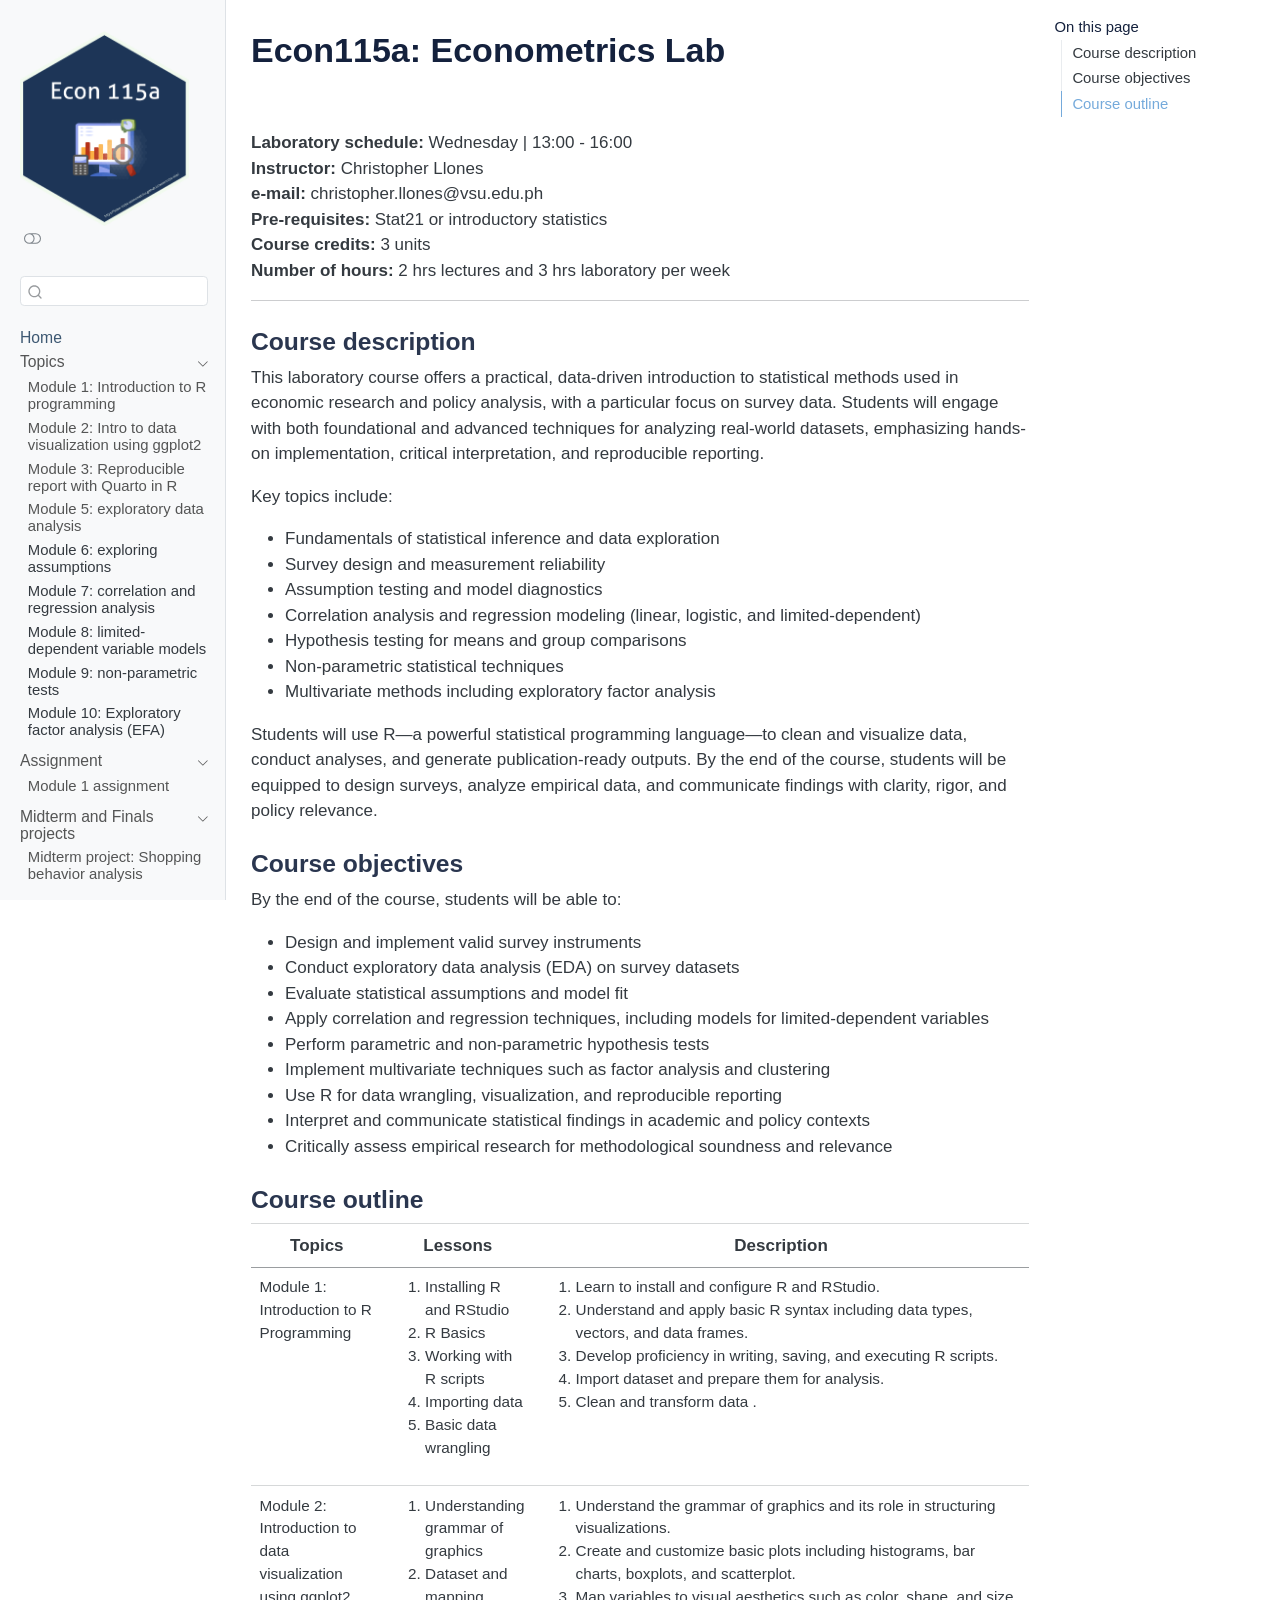
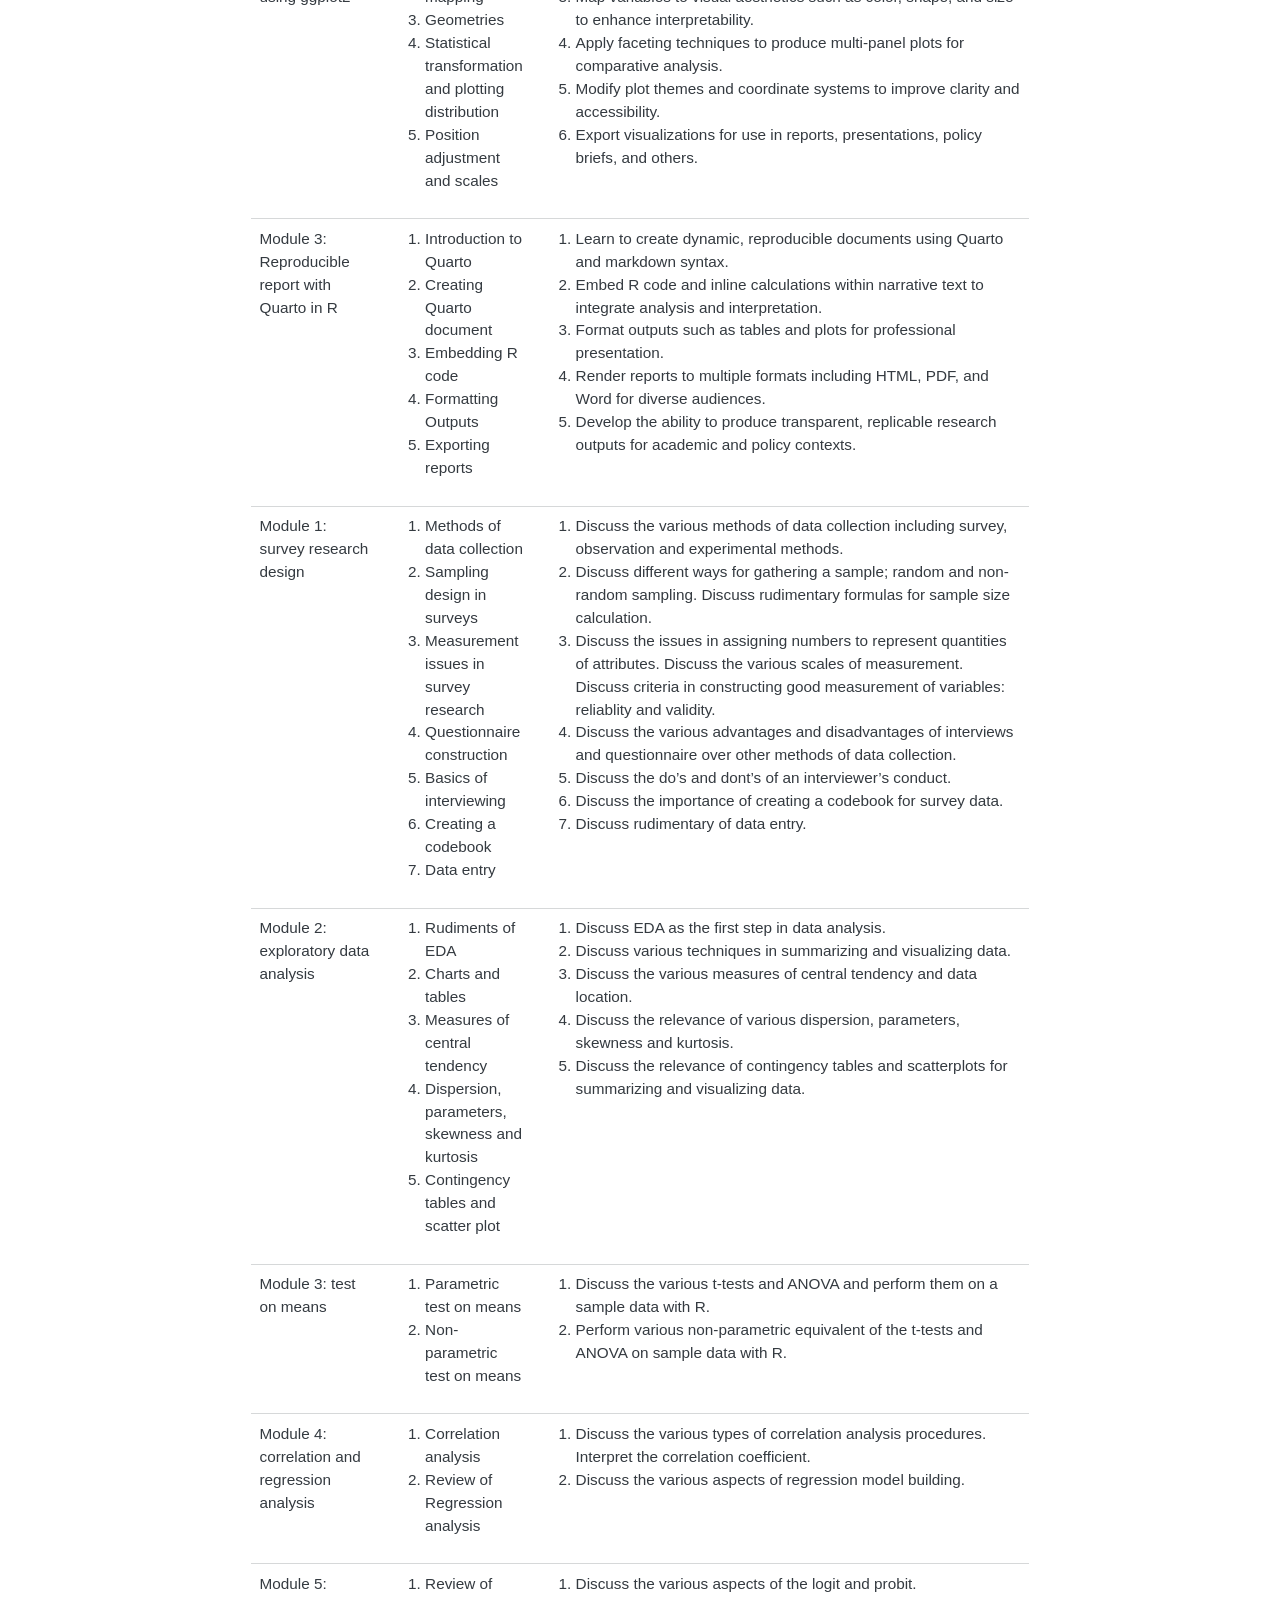
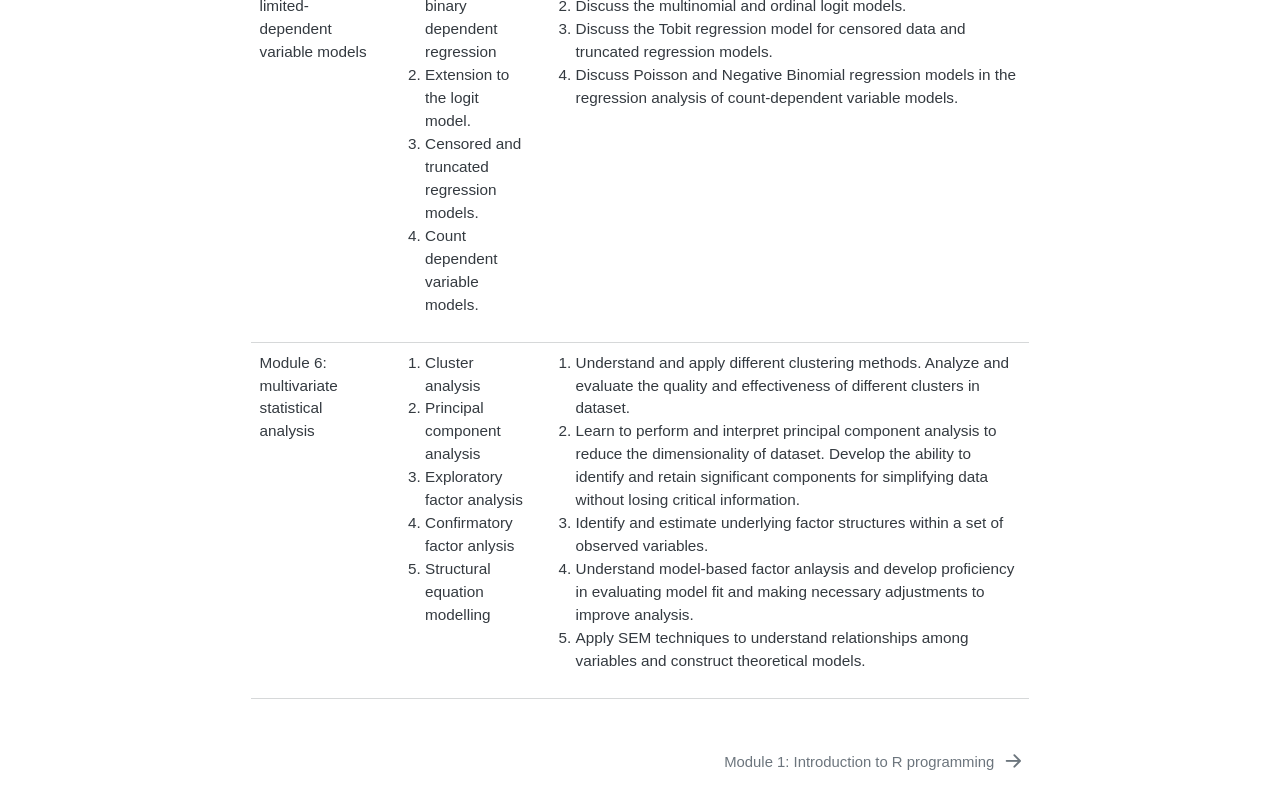
<file: docs/index.html>
<!DOCTYPE html>
<html xmlns="http://www.w3.org/1999/xhtml" lang="en" xml:lang="en"><head>

<meta charset="utf-8">
<meta name="generator" content="quarto-1.7.32">

<meta name="viewport" content="width=device-width, initial-scale=1.0, user-scalable=yes">


<title>Econ115a: Econometrics Lab – Econ115a lab</title>
<style>
code{white-space: pre-wrap;}
span.smallcaps{font-variant: small-caps;}
div.columns{display: flex; gap: min(4vw, 1.5em);}
div.column{flex: auto; overflow-x: auto;}
div.hanging-indent{margin-left: 1.5em; text-indent: -1.5em;}
ul.task-list{list-style: none;}
ul.task-list li input[type="checkbox"] {
  width: 0.8em;
  margin: 0 0.8em 0.2em -1em; /* quarto-specific, see https://github.com/quarto-dev/quarto-cli/issues/4556 */ 
  vertical-align: middle;
}
</style>


<script src="site_libs/quarto-nav/quarto-nav.js"></script>
<script src="site_libs/clipboard/clipboard.min.js"></script>
<script src="site_libs/quarto-search/autocomplete.umd.js"></script>
<script src="site_libs/quarto-search/fuse.min.js"></script>
<script src="site_libs/quarto-search/quarto-search.js"></script>
<meta name="quarto:offset" content="./">
<link href="./m1-intro-r.html" rel="next">
<link href="./plot/econ115a-hex-logo.png" rel="icon" type="image/png">
<script src="site_libs/quarto-html/quarto.js" type="module"></script>
<script src="site_libs/quarto-html/tabsets/tabsets.js" type="module"></script>
<script src="site_libs/quarto-html/popper.min.js"></script>
<script src="site_libs/quarto-html/tippy.umd.min.js"></script>
<script src="site_libs/quarto-html/anchor.min.js"></script>
<link href="site_libs/quarto-html/tippy.css" rel="stylesheet">
<link href="site_libs/quarto-html/quarto-syntax-highlighting-37eea08aefeeee20ff55810ff984fec1.css" rel="stylesheet" class="quarto-color-scheme" id="quarto-text-highlighting-styles">
<link href="site_libs/quarto-html/quarto-syntax-highlighting-dark-2fef5ea3f8957b3e4ecc936fc74692ca.css" rel="stylesheet" class="quarto-color-scheme quarto-color-alternate" id="quarto-text-highlighting-styles">
<link href="site_libs/quarto-html/quarto-syntax-highlighting-37eea08aefeeee20ff55810ff984fec1.css" rel="stylesheet" class="quarto-color-scheme-extra" id="quarto-text-highlighting-styles">
<script src="site_libs/bootstrap/bootstrap.min.js"></script>
<link href="site_libs/bootstrap/bootstrap-icons.css" rel="stylesheet">
<link href="site_libs/bootstrap/bootstrap-9d32788644010c1177e19e481e8179ed.min.css" rel="stylesheet" append-hash="true" class="quarto-color-scheme" id="quarto-bootstrap" data-mode="light">
<link href="site_libs/bootstrap/bootstrap-dark-8991eacc4a55f1385cc4d996f833627e.min.css" rel="stylesheet" append-hash="true" class="quarto-color-scheme quarto-color-alternate" id="quarto-bootstrap" data-mode="dark">
<link href="site_libs/bootstrap/bootstrap-9d32788644010c1177e19e481e8179ed.min.css" rel="stylesheet" append-hash="true" class="quarto-color-scheme-extra" id="quarto-bootstrap" data-mode="light">
<script id="quarto-search-options" type="application/json">{
  "location": "sidebar",
  "copy-button": false,
  "collapse-after": 3,
  "panel-placement": "start",
  "type": "textbox",
  "limit": 50,
  "keyboard-shortcut": [
    "f",
    "/",
    "s"
  ],
  "show-item-context": false,
  "language": {
    "search-no-results-text": "No results",
    "search-matching-documents-text": "matching documents",
    "search-copy-link-title": "Copy link to search",
    "search-hide-matches-text": "Hide additional matches",
    "search-more-match-text": "more match in this document",
    "search-more-matches-text": "more matches in this document",
    "search-clear-button-title": "Clear",
    "search-text-placeholder": "",
    "search-detached-cancel-button-title": "Cancel",
    "search-submit-button-title": "Submit",
    "search-label": "Search"
  }
}</script>


</head>

<body class="nav-sidebar docked quarto-light"><script id="quarto-html-before-body" type="application/javascript">
    const toggleBodyColorMode = (bsSheetEl) => {
      const mode = bsSheetEl.getAttribute("data-mode");
      const bodyEl = window.document.querySelector("body");
      if (mode === "dark") {
        bodyEl.classList.add("quarto-dark");
        bodyEl.classList.remove("quarto-light");
      } else {
        bodyEl.classList.add("quarto-light");
        bodyEl.classList.remove("quarto-dark");
      }
    }
    const toggleBodyColorPrimary = () => {
      const bsSheetEl = window.document.querySelector("link#quarto-bootstrap:not([rel=disabled-stylesheet])");
      if (bsSheetEl) {
        toggleBodyColorMode(bsSheetEl);
      }
    }
    const setColorSchemeToggle = (alternate) => {
      const toggles = window.document.querySelectorAll('.quarto-color-scheme-toggle');
      for (let i=0; i < toggles.length; i++) {
        const toggle = toggles[i];
        if (toggle) {
          if (alternate) {
            toggle.classList.add("alternate");
          } else {
            toggle.classList.remove("alternate");
          }
        }
      }
    };
    const toggleColorMode = (alternate) => {
      // Switch the stylesheets
      const primaryStylesheets = window.document.querySelectorAll('link.quarto-color-scheme:not(.quarto-color-alternate)');
      const alternateStylesheets = window.document.querySelectorAll('link.quarto-color-scheme.quarto-color-alternate');
      manageTransitions('#quarto-margin-sidebar .nav-link', false);
      if (alternate) {
        // note: dark is layered on light, we don't disable primary!
        enableStylesheet(alternateStylesheets);
        for (const sheetNode of alternateStylesheets) {
          if (sheetNode.id === "quarto-bootstrap") {
            toggleBodyColorMode(sheetNode);
          }
        }
      } else {
        disableStylesheet(alternateStylesheets);
        enableStylesheet(primaryStylesheets)
        toggleBodyColorPrimary();
      }
      manageTransitions('#quarto-margin-sidebar .nav-link', true);
      // Switch the toggles
      setColorSchemeToggle(alternate)
      // Hack to workaround the fact that safari doesn't
      // properly recolor the scrollbar when toggling (#1455)
      if (navigator.userAgent.indexOf('Safari') > 0 && navigator.userAgent.indexOf('Chrome') == -1) {
        manageTransitions("body", false);
        window.scrollTo(0, 1);
        setTimeout(() => {
          window.scrollTo(0, 0);
          manageTransitions("body", true);
        }, 40);
      }
    }
    const disableStylesheet = (stylesheets) => {
      for (let i=0; i < stylesheets.length; i++) {
        const stylesheet = stylesheets[i];
        stylesheet.rel = 'disabled-stylesheet';
      }
    }
    const enableStylesheet = (stylesheets) => {
      for (let i=0; i < stylesheets.length; i++) {
        const stylesheet = stylesheets[i];
        if(stylesheet.rel !== 'stylesheet') { // for Chrome, which will still FOUC without this check
          stylesheet.rel = 'stylesheet';
        }
      }
    }
    const manageTransitions = (selector, allowTransitions) => {
      const els = window.document.querySelectorAll(selector);
      for (let i=0; i < els.length; i++) {
        const el = els[i];
        if (allowTransitions) {
          el.classList.remove('notransition');
        } else {
          el.classList.add('notransition');
        }
      }
    }
    const isFileUrl = () => {
      return window.location.protocol === 'file:';
    }
    const hasAlternateSentinel = () => {
      let styleSentinel = getColorSchemeSentinel();
      if (styleSentinel !== null) {
        return styleSentinel === "alternate";
      } else {
        return false;
      }
    }
    const setStyleSentinel = (alternate) => {
      const value = alternate ? "alternate" : "default";
      if (!isFileUrl()) {
        window.localStorage.setItem("quarto-color-scheme", value);
      } else {
        localAlternateSentinel = value;
      }
    }
    const getColorSchemeSentinel = () => {
      if (!isFileUrl()) {
        const storageValue = window.localStorage.getItem("quarto-color-scheme");
        return storageValue != null ? storageValue : localAlternateSentinel;
      } else {
        return localAlternateSentinel;
      }
    }
    const toggleGiscusIfUsed = (isAlternate, darkModeDefault) => {
      const baseTheme = document.querySelector('#giscus-base-theme')?.value ?? 'light';
      const alternateTheme = document.querySelector('#giscus-alt-theme')?.value ?? 'dark';
      let newTheme = '';
      if(authorPrefersDark) {
        newTheme = isAlternate ? baseTheme : alternateTheme;
      } else {
        newTheme = isAlternate ? alternateTheme : baseTheme;
      }
      const changeGiscusTheme = () => {
        // From: https://github.com/giscus/giscus/issues/336
        const sendMessage = (message) => {
          const iframe = document.querySelector('iframe.giscus-frame');
          if (!iframe) return;
          iframe.contentWindow.postMessage({ giscus: message }, 'https://giscus.app');
        }
        sendMessage({
          setConfig: {
            theme: newTheme
          }
        });
      }
      const isGiscussLoaded = window.document.querySelector('iframe.giscus-frame') !== null;
      if (isGiscussLoaded) {
        changeGiscusTheme();
      }
    };
    const authorPrefersDark = false;
    const darkModeDefault = authorPrefersDark;
      document.querySelector('link#quarto-text-highlighting-styles.quarto-color-scheme-extra').rel = 'disabled-stylesheet';
      document.querySelector('link#quarto-bootstrap.quarto-color-scheme-extra').rel = 'disabled-stylesheet';
    let localAlternateSentinel = darkModeDefault ? 'alternate' : 'default';
    // Dark / light mode switch
    window.quartoToggleColorScheme = () => {
      // Read the current dark / light value
      let toAlternate = !hasAlternateSentinel();
      toggleColorMode(toAlternate);
      setStyleSentinel(toAlternate);
      toggleGiscusIfUsed(toAlternate, darkModeDefault);
      window.dispatchEvent(new Event('resize'));
    };
    // Switch to dark mode if need be
    if (hasAlternateSentinel()) {
      toggleColorMode(true);
    } else {
      toggleColorMode(false);
    }
  </script>

<div id="quarto-search-results"></div>
  <header id="quarto-header" class="headroom fixed-top">
  <nav class="quarto-secondary-nav">
    <div class="container-fluid d-flex">
      <button type="button" class="quarto-btn-toggle btn" data-bs-toggle="collapse" role="button" data-bs-target=".quarto-sidebar-collapse-item" aria-controls="quarto-sidebar" aria-expanded="false" aria-label="Toggle sidebar navigation" onclick="if (window.quartoToggleHeadroom) { window.quartoToggleHeadroom(); }">
        <i class="bi bi-layout-text-sidebar-reverse"></i>
      </button>
        <nav class="quarto-page-breadcrumbs" aria-label="breadcrumb"><ol class="breadcrumb"><li class="breadcrumb-item"><a href="./index.html">Home</a></li></ol></nav>
        <a class="flex-grow-1" role="navigation" data-bs-toggle="collapse" data-bs-target=".quarto-sidebar-collapse-item" aria-controls="quarto-sidebar" aria-expanded="false" aria-label="Toggle sidebar navigation" onclick="if (window.quartoToggleHeadroom) { window.quartoToggleHeadroom(); }">      
        </a>
      <button type="button" class="btn quarto-search-button" aria-label="Search" onclick="window.quartoOpenSearch();">
        <i class="bi bi-search"></i>
      </button>
    </div>
  </nav>
</header>
<!-- content -->
<div id="quarto-content" class="quarto-container page-columns page-rows-contents page-layout-article">
<!-- sidebar -->
  <nav id="quarto-sidebar" class="sidebar collapse collapse-horizontal quarto-sidebar-collapse-item sidebar-navigation docked overflow-auto">
    <div class="pt-lg-2 mt-2 text-left sidebar-header">
      <a href="./index.html" class="sidebar-logo-link">
      <img src="./plot/econ115a-hex-logo.png" alt="" class="sidebar-logo py-0 d-lg-inline d-none">
      </a>
      <div class="sidebar-tools-main">
  <a href="" class="quarto-color-scheme-toggle quarto-navigation-tool  px-1" onclick="window.quartoToggleColorScheme(); return false;" title="Toggle dark mode"><i class="bi"></i></a>
</div>
      </div>
        <div class="mt-2 flex-shrink-0 align-items-center">
        <div class="sidebar-search">
        <div id="quarto-search" class="" title="Search"></div>
        </div>
        </div>
    <div class="sidebar-menu-container"> 
    <ul class="list-unstyled mt-1">
        <li class="sidebar-item">
  <div class="sidebar-item-container"> 
  <a href="./index.html" class="sidebar-item-text sidebar-link active">
 <span class="menu-text">Home</span></a>
  </div>
</li>
        <li class="sidebar-item sidebar-item-section">
      <div class="sidebar-item-container"> 
            <a class="sidebar-item-text sidebar-link text-start" data-bs-toggle="collapse" data-bs-target="#quarto-sidebar-section-1" role="navigation" aria-expanded="true">
 <span class="menu-text">Topics</span></a>
          <a class="sidebar-item-toggle text-start" data-bs-toggle="collapse" data-bs-target="#quarto-sidebar-section-1" role="navigation" aria-expanded="true" aria-label="Toggle section">
            <i class="bi bi-chevron-right ms-2"></i>
          </a> 
      </div>
      <ul id="quarto-sidebar-section-1" class="collapse list-unstyled sidebar-section depth1 show">  
          <li class="sidebar-item">
  <div class="sidebar-item-container"> 
  <a href="./m1-intro-r.html" class="sidebar-item-text sidebar-link">
 <span class="menu-text">Module 1: Introduction to R programming</span></a>
  </div>
</li>
          <li class="sidebar-item">
  <div class="sidebar-item-container"> 
  <a href="./m2-intro-data-viz-ggplot.html" class="sidebar-item-text sidebar-link">
 <span class="menu-text">Module 2: Intro to data visualization using ggplot2</span></a>
  </div>
</li>
          <li class="sidebar-item">
  <div class="sidebar-item-container"> 
  <a href="./m3-reproducible-quarto.html" class="sidebar-item-text sidebar-link">
 <span class="menu-text">Module 3: Reproducible report with Quarto in R</span></a>
  </div>
</li>
          <li class="sidebar-item">
  <div class="sidebar-item-container"> 
  <a href="./m5-exploratory-data-analysis.html" class="sidebar-item-text sidebar-link">
 <span class="menu-text">Module 5: exploratory data analysis</span></a>
  </div>
</li>
          <li class="sidebar-item">
 <span class="menu-text">Module 6: exploring assumptions</span>
  </li>
          <li class="sidebar-item">
 <span class="menu-text">Module 7: correlation and regression analysis</span>
  </li>
          <li class="sidebar-item">
 <span class="menu-text">Module 8: limited-dependent variable models</span>
  </li>
          <li class="sidebar-item">
 <span class="menu-text">Module 9: non-parametric tests</span>
  </li>
          <li class="sidebar-item">
 <span class="menu-text">Module 10: Exploratory factor analysis (EFA)</span>
  </li>
      </ul>
  </li>
        <li class="sidebar-item sidebar-item-section">
      <div class="sidebar-item-container"> 
            <a class="sidebar-item-text sidebar-link text-start" data-bs-toggle="collapse" data-bs-target="#quarto-sidebar-section-2" role="navigation" aria-expanded="true">
 <span class="menu-text">Assignment</span></a>
          <a class="sidebar-item-toggle text-start" data-bs-toggle="collapse" data-bs-target="#quarto-sidebar-section-2" role="navigation" aria-expanded="true" aria-label="Toggle section">
            <i class="bi bi-chevron-right ms-2"></i>
          </a> 
      </div>
      <ul id="quarto-sidebar-section-2" class="collapse list-unstyled sidebar-section depth1 show">  
          <li class="sidebar-item">
  <div class="sidebar-item-container"> 
  <a href="./01-assignment1-coffee-sales.html" class="sidebar-item-text sidebar-link">
 <span class="menu-text">Module 1 assignment</span></a>
  </div>
</li>
      </ul>
  </li>
        <li class="sidebar-item sidebar-item-section">
      <div class="sidebar-item-container"> 
            <a class="sidebar-item-text sidebar-link text-start" data-bs-toggle="collapse" data-bs-target="#quarto-sidebar-section-3" role="navigation" aria-expanded="true">
 <span class="menu-text">Midterm and Finals projects</span></a>
          <a class="sidebar-item-toggle text-start" data-bs-toggle="collapse" data-bs-target="#quarto-sidebar-section-3" role="navigation" aria-expanded="true" aria-label="Toggle section">
            <i class="bi bi-chevron-right ms-2"></i>
          </a> 
      </div>
      <ul id="quarto-sidebar-section-3" class="collapse list-unstyled sidebar-section depth1 show">  
          <li class="sidebar-item">
  <div class="sidebar-item-container"> 
  <a href="./term-01-midterm-project.html" class="sidebar-item-text sidebar-link">
 <span class="menu-text">Midterm project: Shopping behavior analysis</span></a>
  </div>
</li>
      </ul>
  </li>
    </ul>
    </div>
</nav>
<div id="quarto-sidebar-glass" class="quarto-sidebar-collapse-item" data-bs-toggle="collapse" data-bs-target=".quarto-sidebar-collapse-item"></div>
<!-- margin-sidebar -->
    <div id="quarto-margin-sidebar" class="sidebar margin-sidebar">
        <nav id="TOC" role="doc-toc" class="toc-active">
    <h2 id="toc-title">On this page</h2>
   
  <ul>
  <li><a href="#course-description" id="toc-course-description" class="nav-link active" data-scroll-target="#course-description">Course description</a></li>
  <li><a href="#course-objectives" id="toc-course-objectives" class="nav-link" data-scroll-target="#course-objectives">Course objectives</a></li>
  <li><a href="#course-outline" id="toc-course-outline" class="nav-link" data-scroll-target="#course-outline">Course outline</a></li>
  </ul>
</nav>
    </div>
<!-- main -->
<main class="content" id="quarto-document-content">


<header id="title-block-header" class="quarto-title-block default">
<div class="quarto-title">
<h1 class="title">Econ115a: Econometrics Lab</h1>
</div>



<div class="quarto-title-meta">

    
  
    
  </div>
  


</header>


<p><br></p>
<p><strong>Laboratory schedule:</strong> Wednesday | 13:00 - 16:00 <br> <strong>Instructor:</strong> Christopher Llones <br> <strong>e-mail:</strong> christopher.llones@vsu.edu.ph <br> <strong>Pre-requisites:</strong> Stat21 or introductory statistics <br> <strong>Course credits:</strong> 3 units <br> <strong>Number of hours:</strong> 2 hrs lectures and 3 hrs laboratory per week <br></p>
<hr>
<section id="course-description" class="level3">
<h3 class="anchored" data-anchor-id="course-description">Course description</h3>
<p>This laboratory course offers a practical, data-driven introduction to statistical methods used in economic research and policy analysis, with a particular focus on survey data. Students will engage with both foundational and advanced techniques for analyzing real-world datasets, emphasizing hands-on implementation, critical interpretation, and reproducible reporting.</p>
<p>Key topics include:</p>
<ul>
<li>Fundamentals of statistical inference and data exploration</li>
<li>Survey design and measurement reliability</li>
<li>Assumption testing and model diagnostics</li>
<li>Correlation analysis and regression modeling (linear, logistic, and limited-dependent)</li>
<li>Hypothesis testing for means and group comparisons</li>
<li>Non-parametric statistical techniques</li>
<li>Multivariate methods including exploratory factor analysis</li>
</ul>
<p>Students will use R—a powerful statistical programming language—to clean and visualize data, conduct analyses, and generate publication-ready outputs. By the end of the course, students will be equipped to design surveys, analyze empirical data, and communicate findings with clarity, rigor, and policy relevance.</p>
</section>
<section id="course-objectives" class="level3">
<h3 class="anchored" data-anchor-id="course-objectives">Course objectives</h3>
<p>By the end of the course, students will be able to:</p>
<ul>
<li>Design and implement valid survey instruments</li>
<li>Conduct exploratory data analysis (EDA) on survey datasets</li>
<li>Evaluate statistical assumptions and model fit</li>
<li>Apply correlation and regression techniques, including models for limited-dependent variables</li>
<li>Perform parametric and non-parametric hypothesis tests</li>
<li>Implement multivariate techniques such as factor analysis and clustering</li>
<li>Use R for data wrangling, visualization, and reproducible reporting</li>
<li>Interpret and communicate statistical findings in academic and policy contexts</li>
<li>Critically assess empirical research for methodological soundness and relevance</li>
</ul>
</section>
<section id="course-outline" class="level3">
<h3 class="anchored" data-anchor-id="course-outline">Course outline</h3>
<table class="caption-top table">
<colgroup>
<col style="width: 17%">
<col style="width: 16%">
<col style="width: 65%">
</colgroup>
<thead>
<tr class="header">
<th>Topics</th>
<th>Lessons</th>
<th>Description</th>
</tr>
</thead>
<tbody>
<tr class="odd">
<td>Module 1: Introduction to R Programming</td>
<td><ol type="1">
<li>Installing R and RStudio</li>
<li>R Basics</li>
<li>Working with R scripts</li>
<li>Importing data</li>
<li>Basic data wrangling</li>
</ol></td>
<td><ol type="1">
<li>Learn to install and configure R and RStudio.</li>
<li>Understand and apply basic R syntax including data types, vectors, and data frames.</li>
<li>Develop proficiency in writing, saving, and executing R scripts.</li>
<li>Import dataset and prepare them for analysis.</li>
<li>Clean and transform data .</li>
</ol></td>
</tr>
<tr class="even">
<td>Module 2: Introduction to data visualization using ggplot2</td>
<td><ol type="1">
<li>Understanding grammar of graphics</li>
<li>Dataset and mapping</li>
<li>Geometries</li>
<li>Statistical transformation and plotting distribution</li>
<li>Position adjustment and scales</li>
</ol></td>
<td><ol type="1">
<li>Understand the grammar of graphics and its role in structuring visualizations.</li>
<li>Create and customize basic plots including histograms, bar charts, boxplots, and scatterplot.</li>
<li>Map variables to visual aesthetics such as color, shape, and size to enhance interpretability.</li>
<li>Apply faceting techniques to produce multi-panel plots for comparative analysis.</li>
<li>Modify plot themes and coordinate systems to improve clarity and accessibility.</li>
<li>Export visualizations for use in reports, presentations, policy briefs, and others.</li>
</ol></td>
</tr>
<tr class="odd">
<td>Module 3: Reproducible report with Quarto in R</td>
<td><ol type="1">
<li>Introduction to Quarto</li>
<li>Creating Quarto document</li>
<li>Embedding R code</li>
<li>Formatting Outputs</li>
<li>Exporting reports</li>
</ol></td>
<td><ol type="1">
<li>Learn to create dynamic, reproducible documents using Quarto and markdown syntax.</li>
<li>Embed R code and inline calculations within narrative text to integrate analysis and interpretation.</li>
<li>Format outputs such as tables and plots for professional presentation.</li>
<li>Render reports to multiple formats including HTML, PDF, and Word for diverse audiences.</li>
<li>Develop the ability to produce transparent, replicable research outputs for academic and policy contexts.</li>
</ol></td>
</tr>
<tr class="even">
<td>Module 1: survey research design</td>
<td><ol type="1">
<li>Methods of data collection</li>
<li>Sampling design in surveys</li>
<li>Measurement issues in survey research</li>
<li>Questionnaire construction</li>
<li>Basics of interviewing</li>
<li>Creating a codebook</li>
<li>Data entry</li>
</ol></td>
<td><ol type="1">
<li>Discuss the various methods of data collection including survey, observation and experimental methods.</li>
<li>Discuss different ways for gathering a sample; random and non-random sampling. Discuss rudimentary formulas for sample size calculation.</li>
<li>Discuss the issues in assigning numbers to represent quantities of attributes. Discuss the various scales of measurement. Discuss criteria in constructing good measurement of variables: reliablity and validity.</li>
<li>Discuss the various advantages and disadvantages of interviews and questionnaire over other methods of data collection.</li>
<li>Discuss the do’s and dont’s of an interviewer’s conduct.</li>
<li>Discuss the importance of creating a codebook for survey data.</li>
<li>Discuss rudimentary of data entry.</li>
</ol></td>
</tr>
<tr class="odd">
<td>Module 2: exploratory data analysis</td>
<td><ol type="1">
<li>Rudiments of EDA</li>
<li>Charts and tables</li>
<li>Measures of central tendency</li>
<li>Dispersion, parameters, skewness and kurtosis</li>
<li>Contingency tables and scatter plot</li>
</ol></td>
<td><ol type="1">
<li>Discuss EDA as the first step in data analysis.</li>
<li>Discuss various techniques in summarizing and visualizing data.</li>
<li>Discuss the various measures of central tendency and data location.</li>
<li>Discuss the relevance of various dispersion, parameters, skewness and kurtosis.</li>
<li>Discuss the relevance of contingency tables and scatterplots for summarizing and visualizing data.</li>
</ol></td>
</tr>
<tr class="even">
<td>Module 3: test on means</td>
<td><ol type="1">
<li>Parametric test on means</li>
<li>Non-parametric test on means</li>
</ol></td>
<td><ol type="1">
<li>Discuss the various t-tests and ANOVA and perform them on a sample data with R.</li>
<li>Perform various non-parametric equivalent of the t-tests and ANOVA on sample data with R.</li>
</ol></td>
</tr>
<tr class="odd">
<td>Module 4: correlation and regression analysis</td>
<td><ol type="1">
<li>Correlation analysis</li>
<li>Review of Regression analysis</li>
</ol></td>
<td><ol type="1">
<li>Discuss the various types of correlation analysis procedures. Interpret the correlation coefficient.</li>
<li>Discuss the various aspects of regression model building.</li>
</ol></td>
</tr>
<tr class="even">
<td>Module 5: limited-dependent variable models</td>
<td><ol type="1">
<li>Review of binary dependent regression</li>
<li>Extension to the logit model.</li>
<li>Censored and truncated regression models.</li>
<li>Count dependent variable models.</li>
</ol></td>
<td><ol type="1">
<li>Discuss the various aspects of the logit and probit.</li>
<li>Discuss the multinomial and ordinal logit models.</li>
<li>Discuss the Tobit regression model for censored data and truncated regression models.</li>
<li>Discuss Poisson and Negative Binomial regression models in the regression analysis of count-dependent variable models.</li>
</ol></td>
</tr>
<tr class="odd">
<td>Module 6: multivariate statistical analysis</td>
<td><ol type="1">
<li>Cluster analysis</li>
<li>Principal component analysis</li>
<li>Exploratory factor analysis</li>
<li>Confirmatory factor anlysis</li>
<li>Structural equation modelling</li>
</ol></td>
<td><ol type="1">
<li>Understand and apply different clustering methods. Analyze and evaluate the quality and effectiveness of different clusters in dataset.</li>
<li>Learn to perform and interpret principal component analysis to reduce the dimensionality of dataset. Develop the ability to identify and retain significant components for simplifying data without losing critical information.</li>
<li>Identify and estimate underlying factor structures within a set of observed variables.</li>
<li>Understand model-based factor anlaysis and develop proficiency in evaluating model fit and making necessary adjustments to improve analysis.</li>
<li>Apply SEM techniques to understand relationships among variables and construct theoretical models.</li>
</ol></td>
</tr>
</tbody>
</table>


</section>

</main> <!-- /main -->
<script id="quarto-html-after-body" type="application/javascript">
  window.document.addEventListener("DOMContentLoaded", function (event) {
    // Ensure there is a toggle, if there isn't float one in the top right
    if (window.document.querySelector('.quarto-color-scheme-toggle') === null) {
      const a = window.document.createElement('a');
      a.classList.add('top-right');
      a.classList.add('quarto-color-scheme-toggle');
      a.href = "";
      a.onclick = function() { try { window.quartoToggleColorScheme(); } catch {} return false; };
      const i = window.document.createElement("i");
      i.classList.add('bi');
      a.appendChild(i);
      window.document.body.appendChild(a);
    }
    setColorSchemeToggle(hasAlternateSentinel())
    const icon = "";
    const anchorJS = new window.AnchorJS();
    anchorJS.options = {
      placement: 'right',
      icon: icon
    };
    anchorJS.add('.anchored');
    const isCodeAnnotation = (el) => {
      for (const clz of el.classList) {
        if (clz.startsWith('code-annotation-')) {                     
          return true;
        }
      }
      return false;
    }
    const onCopySuccess = function(e) {
      // button target
      const button = e.trigger;
      // don't keep focus
      button.blur();
      // flash "checked"
      button.classList.add('code-copy-button-checked');
      var currentTitle = button.getAttribute("title");
      button.setAttribute("title", "Copied!");
      let tooltip;
      if (window.bootstrap) {
        button.setAttribute("data-bs-toggle", "tooltip");
        button.setAttribute("data-bs-placement", "left");
        button.setAttribute("data-bs-title", "Copied!");
        tooltip = new bootstrap.Tooltip(button, 
          { trigger: "manual", 
            customClass: "code-copy-button-tooltip",
            offset: [0, -8]});
        tooltip.show();    
      }
      setTimeout(function() {
        if (tooltip) {
          tooltip.hide();
          button.removeAttribute("data-bs-title");
          button.removeAttribute("data-bs-toggle");
          button.removeAttribute("data-bs-placement");
        }
        button.setAttribute("title", currentTitle);
        button.classList.remove('code-copy-button-checked');
      }, 1000);
      // clear code selection
      e.clearSelection();
    }
    const getTextToCopy = function(trigger) {
        const codeEl = trigger.previousElementSibling.cloneNode(true);
        for (const childEl of codeEl.children) {
          if (isCodeAnnotation(childEl)) {
            childEl.remove();
          }
        }
        return codeEl.innerText;
    }
    const clipboard = new window.ClipboardJS('.code-copy-button:not([data-in-quarto-modal])', {
      text: getTextToCopy
    });
    clipboard.on('success', onCopySuccess);
    if (window.document.getElementById('quarto-embedded-source-code-modal')) {
      const clipboardModal = new window.ClipboardJS('.code-copy-button[data-in-quarto-modal]', {
        text: getTextToCopy,
        container: window.document.getElementById('quarto-embedded-source-code-modal')
      });
      clipboardModal.on('success', onCopySuccess);
    }
      var localhostRegex = new RegExp(/^(?:http|https):\/\/localhost\:?[0-9]*\//);
      var mailtoRegex = new RegExp(/^mailto:/);
        var filterRegex = new RegExp("https:\/\/econ-115a-econometrics\.github\.io\/econ115a-lab-site\/");
      var isInternal = (href) => {
          return filterRegex.test(href) || localhostRegex.test(href) || mailtoRegex.test(href);
      }
      // Inspect non-navigation links and adorn them if external
     var links = window.document.querySelectorAll('a[href]:not(.nav-link):not(.navbar-brand):not(.toc-action):not(.sidebar-link):not(.sidebar-item-toggle):not(.pagination-link):not(.no-external):not([aria-hidden]):not(.dropdown-item):not(.quarto-navigation-tool):not(.about-link)');
      for (var i=0; i<links.length; i++) {
        const link = links[i];
        if (!isInternal(link.href)) {
          // undo the damage that might have been done by quarto-nav.js in the case of
          // links that we want to consider external
          if (link.dataset.originalHref !== undefined) {
            link.href = link.dataset.originalHref;
          }
        }
      }
    function tippyHover(el, contentFn, onTriggerFn, onUntriggerFn) {
      const config = {
        allowHTML: true,
        maxWidth: 500,
        delay: 100,
        arrow: false,
        appendTo: function(el) {
            return el.parentElement;
        },
        interactive: true,
        interactiveBorder: 10,
        theme: 'quarto',
        placement: 'bottom-start',
      };
      if (contentFn) {
        config.content = contentFn;
      }
      if (onTriggerFn) {
        config.onTrigger = onTriggerFn;
      }
      if (onUntriggerFn) {
        config.onUntrigger = onUntriggerFn;
      }
      window.tippy(el, config); 
    }
    const noterefs = window.document.querySelectorAll('a[role="doc-noteref"]');
    for (var i=0; i<noterefs.length; i++) {
      const ref = noterefs[i];
      tippyHover(ref, function() {
        // use id or data attribute instead here
        let href = ref.getAttribute('data-footnote-href') || ref.getAttribute('href');
        try { href = new URL(href).hash; } catch {}
        const id = href.replace(/^#\/?/, "");
        const note = window.document.getElementById(id);
        if (note) {
          return note.innerHTML;
        } else {
          return "";
        }
      });
    }
    const xrefs = window.document.querySelectorAll('a.quarto-xref');
    const processXRef = (id, note) => {
      // Strip column container classes
      const stripColumnClz = (el) => {
        el.classList.remove("page-full", "page-columns");
        if (el.children) {
          for (const child of el.children) {
            stripColumnClz(child);
          }
        }
      }
      stripColumnClz(note)
      if (id === null || id.startsWith('sec-')) {
        // Special case sections, only their first couple elements
        const container = document.createElement("div");
        if (note.children && note.children.length > 2) {
          container.appendChild(note.children[0].cloneNode(true));
          for (let i = 1; i < note.children.length; i++) {
            const child = note.children[i];
            if (child.tagName === "P" && child.innerText === "") {
              continue;
            } else {
              container.appendChild(child.cloneNode(true));
              break;
            }
          }
          if (window.Quarto?.typesetMath) {
            window.Quarto.typesetMath(container);
          }
          return container.innerHTML
        } else {
          if (window.Quarto?.typesetMath) {
            window.Quarto.typesetMath(note);
          }
          return note.innerHTML;
        }
      } else {
        // Remove any anchor links if they are present
        const anchorLink = note.querySelector('a.anchorjs-link');
        if (anchorLink) {
          anchorLink.remove();
        }
        if (window.Quarto?.typesetMath) {
          window.Quarto.typesetMath(note);
        }
        if (note.classList.contains("callout")) {
          return note.outerHTML;
        } else {
          return note.innerHTML;
        }
      }
    }
    for (var i=0; i<xrefs.length; i++) {
      const xref = xrefs[i];
      tippyHover(xref, undefined, function(instance) {
        instance.disable();
        let url = xref.getAttribute('href');
        let hash = undefined; 
        if (url.startsWith('#')) {
          hash = url;
        } else {
          try { hash = new URL(url).hash; } catch {}
        }
        if (hash) {
          const id = hash.replace(/^#\/?/, "");
          const note = window.document.getElementById(id);
          if (note !== null) {
            try {
              const html = processXRef(id, note.cloneNode(true));
              instance.setContent(html);
            } finally {
              instance.enable();
              instance.show();
            }
          } else {
            // See if we can fetch this
            fetch(url.split('#')[0])
            .then(res => res.text())
            .then(html => {
              const parser = new DOMParser();
              const htmlDoc = parser.parseFromString(html, "text/html");
              const note = htmlDoc.getElementById(id);
              if (note !== null) {
                const html = processXRef(id, note);
                instance.setContent(html);
              } 
            }).finally(() => {
              instance.enable();
              instance.show();
            });
          }
        } else {
          // See if we can fetch a full url (with no hash to target)
          // This is a special case and we should probably do some content thinning / targeting
          fetch(url)
          .then(res => res.text())
          .then(html => {
            const parser = new DOMParser();
            const htmlDoc = parser.parseFromString(html, "text/html");
            const note = htmlDoc.querySelector('main.content');
            if (note !== null) {
              // This should only happen for chapter cross references
              // (since there is no id in the URL)
              // remove the first header
              if (note.children.length > 0 && note.children[0].tagName === "HEADER") {
                note.children[0].remove();
              }
              const html = processXRef(null, note);
              instance.setContent(html);
            } 
          }).finally(() => {
            instance.enable();
            instance.show();
          });
        }
      }, function(instance) {
      });
    }
        let selectedAnnoteEl;
        const selectorForAnnotation = ( cell, annotation) => {
          let cellAttr = 'data-code-cell="' + cell + '"';
          let lineAttr = 'data-code-annotation="' +  annotation + '"';
          const selector = 'span[' + cellAttr + '][' + lineAttr + ']';
          return selector;
        }
        const selectCodeLines = (annoteEl) => {
          const doc = window.document;
          const targetCell = annoteEl.getAttribute("data-target-cell");
          const targetAnnotation = annoteEl.getAttribute("data-target-annotation");
          const annoteSpan = window.document.querySelector(selectorForAnnotation(targetCell, targetAnnotation));
          const lines = annoteSpan.getAttribute("data-code-lines").split(",");
          const lineIds = lines.map((line) => {
            return targetCell + "-" + line;
          })
          let top = null;
          let height = null;
          let parent = null;
          if (lineIds.length > 0) {
              //compute the position of the single el (top and bottom and make a div)
              const el = window.document.getElementById(lineIds[0]);
              top = el.offsetTop;
              height = el.offsetHeight;
              parent = el.parentElement.parentElement;
            if (lineIds.length > 1) {
              const lastEl = window.document.getElementById(lineIds[lineIds.length - 1]);
              const bottom = lastEl.offsetTop + lastEl.offsetHeight;
              height = bottom - top;
            }
            if (top !== null && height !== null && parent !== null) {
              // cook up a div (if necessary) and position it 
              let div = window.document.getElementById("code-annotation-line-highlight");
              if (div === null) {
                div = window.document.createElement("div");
                div.setAttribute("id", "code-annotation-line-highlight");
                div.style.position = 'absolute';
                parent.appendChild(div);
              }
              div.style.top = top - 2 + "px";
              div.style.height = height + 4 + "px";
              div.style.left = 0;
              let gutterDiv = window.document.getElementById("code-annotation-line-highlight-gutter");
              if (gutterDiv === null) {
                gutterDiv = window.document.createElement("div");
                gutterDiv.setAttribute("id", "code-annotation-line-highlight-gutter");
                gutterDiv.style.position = 'absolute';
                const codeCell = window.document.getElementById(targetCell);
                const gutter = codeCell.querySelector('.code-annotation-gutter');
                gutter.appendChild(gutterDiv);
              }
              gutterDiv.style.top = top - 2 + "px";
              gutterDiv.style.height = height + 4 + "px";
            }
            selectedAnnoteEl = annoteEl;
          }
        };
        const unselectCodeLines = () => {
          const elementsIds = ["code-annotation-line-highlight", "code-annotation-line-highlight-gutter"];
          elementsIds.forEach((elId) => {
            const div = window.document.getElementById(elId);
            if (div) {
              div.remove();
            }
          });
          selectedAnnoteEl = undefined;
        };
          // Handle positioning of the toggle
      window.addEventListener(
        "resize",
        throttle(() => {
          elRect = undefined;
          if (selectedAnnoteEl) {
            selectCodeLines(selectedAnnoteEl);
          }
        }, 10)
      );
      function throttle(fn, ms) {
      let throttle = false;
      let timer;
        return (...args) => {
          if(!throttle) { // first call gets through
              fn.apply(this, args);
              throttle = true;
          } else { // all the others get throttled
              if(timer) clearTimeout(timer); // cancel #2
              timer = setTimeout(() => {
                fn.apply(this, args);
                timer = throttle = false;
              }, ms);
          }
        };
      }
        // Attach click handler to the DT
        const annoteDls = window.document.querySelectorAll('dt[data-target-cell]');
        for (const annoteDlNode of annoteDls) {
          annoteDlNode.addEventListener('click', (event) => {
            const clickedEl = event.target;
            if (clickedEl !== selectedAnnoteEl) {
              unselectCodeLines();
              const activeEl = window.document.querySelector('dt[data-target-cell].code-annotation-active');
              if (activeEl) {
                activeEl.classList.remove('code-annotation-active');
              }
              selectCodeLines(clickedEl);
              clickedEl.classList.add('code-annotation-active');
            } else {
              // Unselect the line
              unselectCodeLines();
              clickedEl.classList.remove('code-annotation-active');
            }
          });
        }
    const findCites = (el) => {
      const parentEl = el.parentElement;
      if (parentEl) {
        const cites = parentEl.dataset.cites;
        if (cites) {
          return {
            el,
            cites: cites.split(' ')
          };
        } else {
          return findCites(el.parentElement)
        }
      } else {
        return undefined;
      }
    };
    var bibliorefs = window.document.querySelectorAll('a[role="doc-biblioref"]');
    for (var i=0; i<bibliorefs.length; i++) {
      const ref = bibliorefs[i];
      const citeInfo = findCites(ref);
      if (citeInfo) {
        tippyHover(citeInfo.el, function() {
          var popup = window.document.createElement('div');
          citeInfo.cites.forEach(function(cite) {
            var citeDiv = window.document.createElement('div');
            citeDiv.classList.add('hanging-indent');
            citeDiv.classList.add('csl-entry');
            var biblioDiv = window.document.getElementById('ref-' + cite);
            if (biblioDiv) {
              citeDiv.innerHTML = biblioDiv.innerHTML;
            }
            popup.appendChild(citeDiv);
          });
          return popup.innerHTML;
        });
      }
    }
  });
  </script>
<nav class="page-navigation">
  <div class="nav-page nav-page-previous">
  </div>
  <div class="nav-page nav-page-next">
      <a href="./m1-intro-r.html" class="pagination-link" aria-label="Module 1: Introduction to R programming">
        <span class="nav-page-text">Module 1: Introduction to R programming</span> <i class="bi bi-arrow-right-short"></i>
      </a>
  </div>
</nav>
</div> <!-- /content -->




</body></html>
</file>
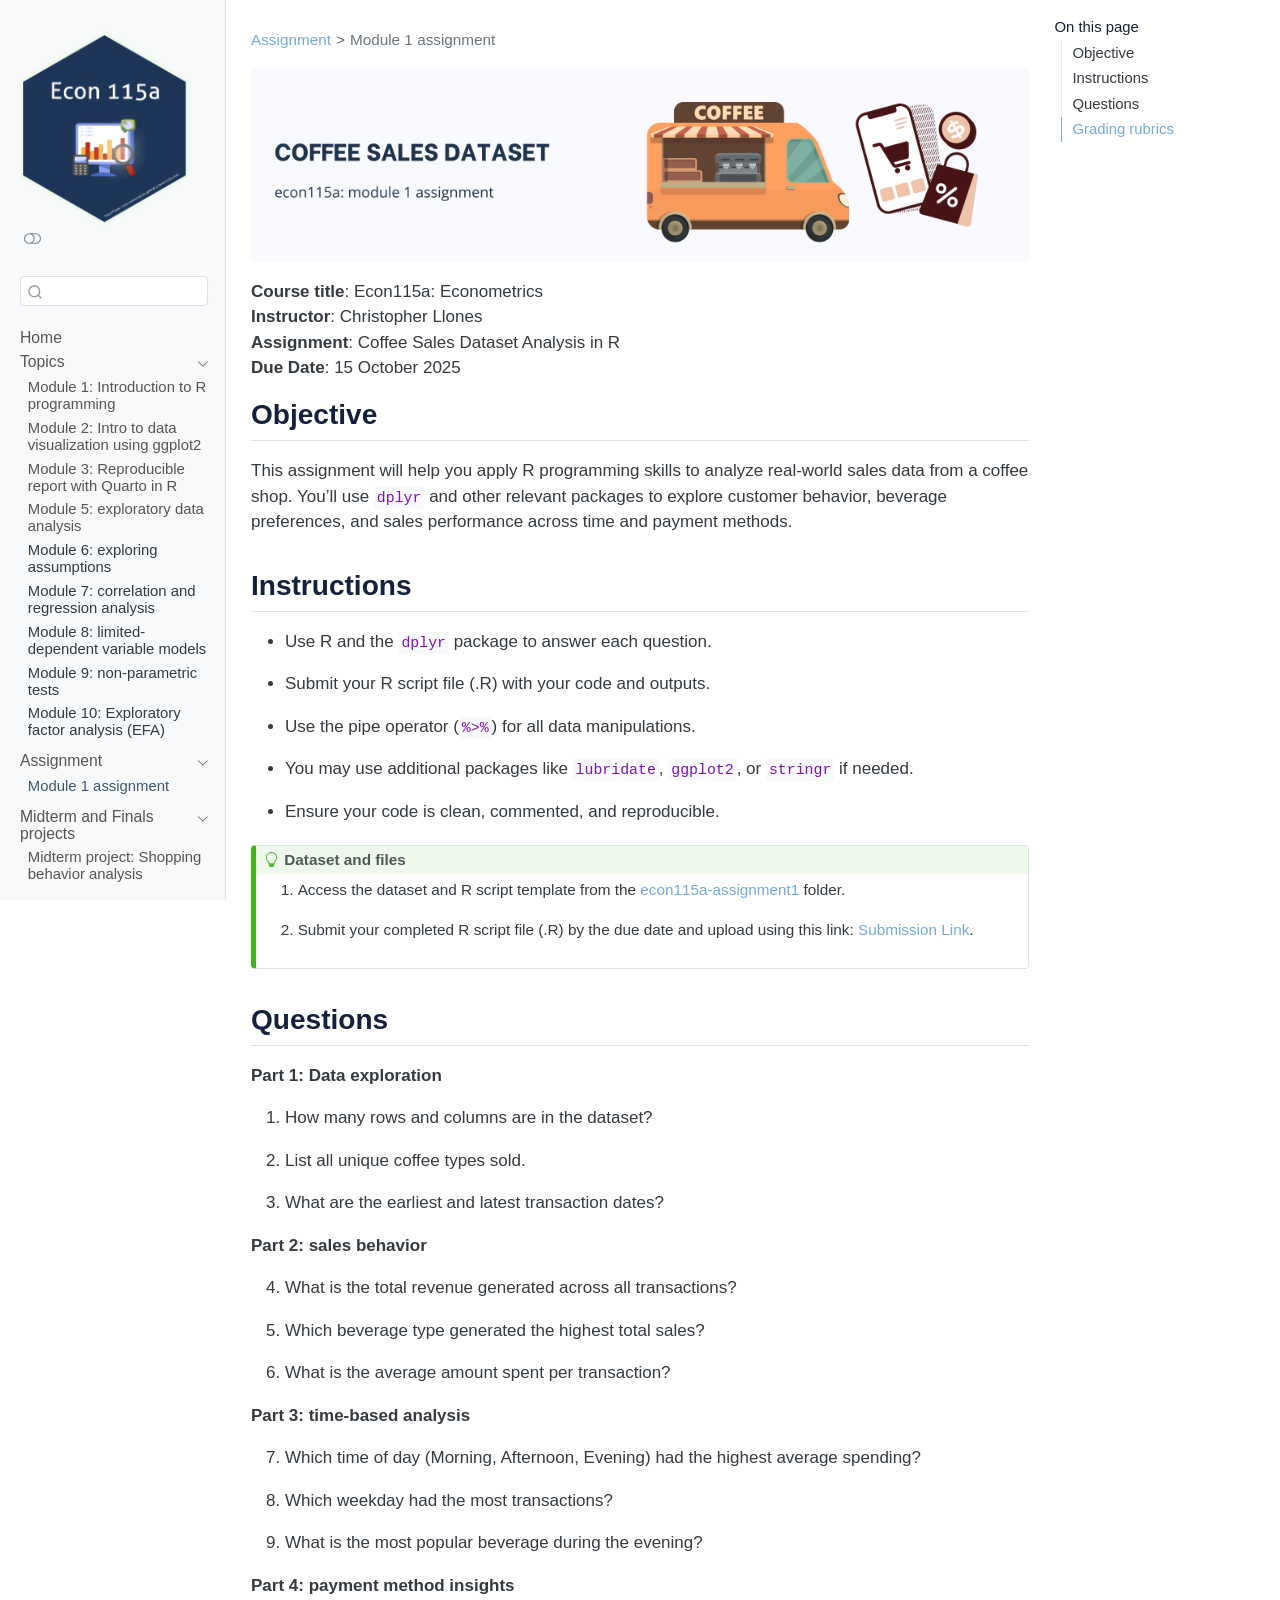
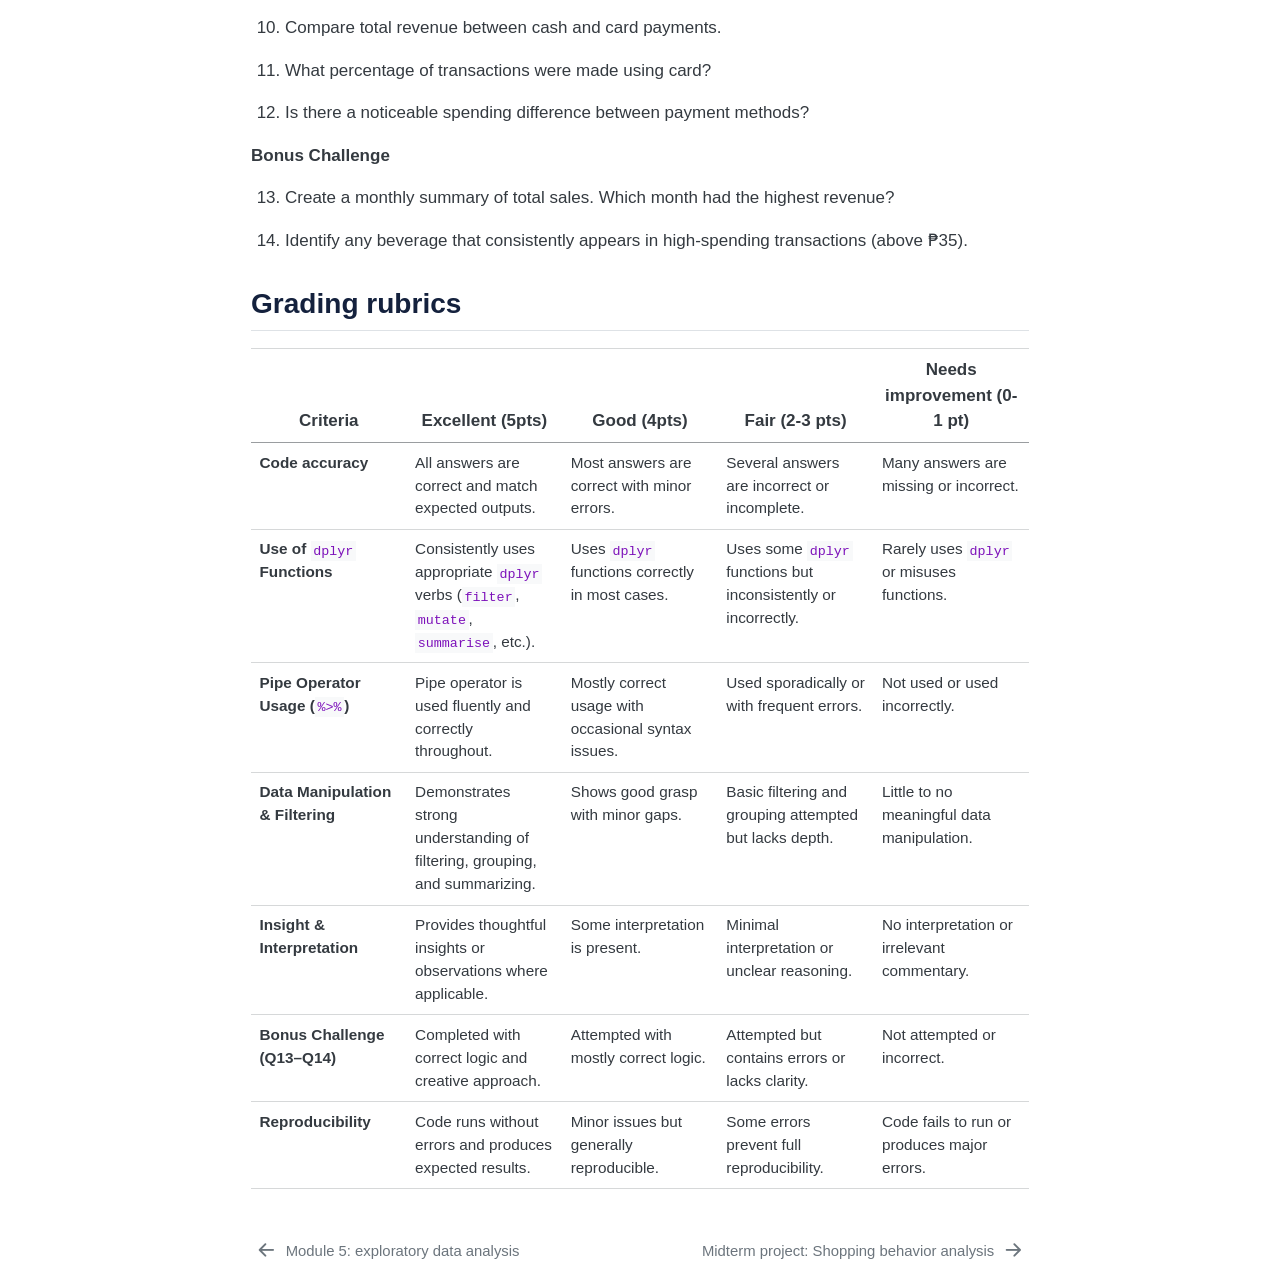
<file: docs/01-assignment1-coffee-sales.html>
<!DOCTYPE html>
<html xmlns="http://www.w3.org/1999/xhtml" lang="en" xml:lang="en"><head>

<meta charset="utf-8">
<meta name="generator" content="quarto-1.7.32">

<meta name="viewport" content="width=device-width, initial-scale=1.0, user-scalable=yes">


<title>assignment1-coffee-sales – Econ115a lab</title>
<style>
code{white-space: pre-wrap;}
span.smallcaps{font-variant: small-caps;}
div.columns{display: flex; gap: min(4vw, 1.5em);}
div.column{flex: auto; overflow-x: auto;}
div.hanging-indent{margin-left: 1.5em; text-indent: -1.5em;}
ul.task-list{list-style: none;}
ul.task-list li input[type="checkbox"] {
  width: 0.8em;
  margin: 0 0.8em 0.2em -1em; /* quarto-specific, see https://github.com/quarto-dev/quarto-cli/issues/4556 */ 
  vertical-align: middle;
}
</style>


<script src="site_libs/quarto-nav/quarto-nav.js"></script>
<script src="site_libs/clipboard/clipboard.min.js"></script>
<script src="site_libs/quarto-search/autocomplete.umd.js"></script>
<script src="site_libs/quarto-search/fuse.min.js"></script>
<script src="site_libs/quarto-search/quarto-search.js"></script>
<meta name="quarto:offset" content="./">
<link href="./term-01-midterm-project.html" rel="next">
<link href="./m5-exploratory-data-analysis.html" rel="prev">
<link href="./plot/econ115a-hex-logo.png" rel="icon" type="image/png">
<script src="site_libs/quarto-html/quarto.js" type="module"></script>
<script src="site_libs/quarto-html/tabsets/tabsets.js" type="module"></script>
<script src="site_libs/quarto-html/popper.min.js"></script>
<script src="site_libs/quarto-html/tippy.umd.min.js"></script>
<script src="site_libs/quarto-html/anchor.min.js"></script>
<link href="site_libs/quarto-html/tippy.css" rel="stylesheet">
<link href="site_libs/quarto-html/quarto-syntax-highlighting-37eea08aefeeee20ff55810ff984fec1.css" rel="stylesheet" class="quarto-color-scheme" id="quarto-text-highlighting-styles">
<link href="site_libs/quarto-html/quarto-syntax-highlighting-dark-2fef5ea3f8957b3e4ecc936fc74692ca.css" rel="stylesheet" class="quarto-color-scheme quarto-color-alternate" id="quarto-text-highlighting-styles">
<link href="site_libs/quarto-html/quarto-syntax-highlighting-37eea08aefeeee20ff55810ff984fec1.css" rel="stylesheet" class="quarto-color-scheme-extra" id="quarto-text-highlighting-styles">
<script src="site_libs/bootstrap/bootstrap.min.js"></script>
<link href="site_libs/bootstrap/bootstrap-icons.css" rel="stylesheet">
<link href="site_libs/bootstrap/bootstrap-9d32788644010c1177e19e481e8179ed.min.css" rel="stylesheet" append-hash="true" class="quarto-color-scheme" id="quarto-bootstrap" data-mode="light">
<link href="site_libs/bootstrap/bootstrap-dark-8991eacc4a55f1385cc4d996f833627e.min.css" rel="stylesheet" append-hash="true" class="quarto-color-scheme quarto-color-alternate" id="quarto-bootstrap" data-mode="dark">
<link href="site_libs/bootstrap/bootstrap-9d32788644010c1177e19e481e8179ed.min.css" rel="stylesheet" append-hash="true" class="quarto-color-scheme-extra" id="quarto-bootstrap" data-mode="light">
<script id="quarto-search-options" type="application/json">{
  "location": "sidebar",
  "copy-button": false,
  "collapse-after": 3,
  "panel-placement": "start",
  "type": "textbox",
  "limit": 50,
  "keyboard-shortcut": [
    "f",
    "/",
    "s"
  ],
  "show-item-context": false,
  "language": {
    "search-no-results-text": "No results",
    "search-matching-documents-text": "matching documents",
    "search-copy-link-title": "Copy link to search",
    "search-hide-matches-text": "Hide additional matches",
    "search-more-match-text": "more match in this document",
    "search-more-matches-text": "more matches in this document",
    "search-clear-button-title": "Clear",
    "search-text-placeholder": "",
    "search-detached-cancel-button-title": "Cancel",
    "search-submit-button-title": "Submit",
    "search-label": "Search"
  }
}</script>


</head>

<body class="nav-sidebar docked quarto-light"><script id="quarto-html-before-body" type="application/javascript">
    const toggleBodyColorMode = (bsSheetEl) => {
      const mode = bsSheetEl.getAttribute("data-mode");
      const bodyEl = window.document.querySelector("body");
      if (mode === "dark") {
        bodyEl.classList.add("quarto-dark");
        bodyEl.classList.remove("quarto-light");
      } else {
        bodyEl.classList.add("quarto-light");
        bodyEl.classList.remove("quarto-dark");
      }
    }
    const toggleBodyColorPrimary = () => {
      const bsSheetEl = window.document.querySelector("link#quarto-bootstrap:not([rel=disabled-stylesheet])");
      if (bsSheetEl) {
        toggleBodyColorMode(bsSheetEl);
      }
    }
    const setColorSchemeToggle = (alternate) => {
      const toggles = window.document.querySelectorAll('.quarto-color-scheme-toggle');
      for (let i=0; i < toggles.length; i++) {
        const toggle = toggles[i];
        if (toggle) {
          if (alternate) {
            toggle.classList.add("alternate");
          } else {
            toggle.classList.remove("alternate");
          }
        }
      }
    };
    const toggleColorMode = (alternate) => {
      // Switch the stylesheets
      const primaryStylesheets = window.document.querySelectorAll('link.quarto-color-scheme:not(.quarto-color-alternate)');
      const alternateStylesheets = window.document.querySelectorAll('link.quarto-color-scheme.quarto-color-alternate');
      manageTransitions('#quarto-margin-sidebar .nav-link', false);
      if (alternate) {
        // note: dark is layered on light, we don't disable primary!
        enableStylesheet(alternateStylesheets);
        for (const sheetNode of alternateStylesheets) {
          if (sheetNode.id === "quarto-bootstrap") {
            toggleBodyColorMode(sheetNode);
          }
        }
      } else {
        disableStylesheet(alternateStylesheets);
        enableStylesheet(primaryStylesheets)
        toggleBodyColorPrimary();
      }
      manageTransitions('#quarto-margin-sidebar .nav-link', true);
      // Switch the toggles
      setColorSchemeToggle(alternate)
      // Hack to workaround the fact that safari doesn't
      // properly recolor the scrollbar when toggling (#1455)
      if (navigator.userAgent.indexOf('Safari') > 0 && navigator.userAgent.indexOf('Chrome') == -1) {
        manageTransitions("body", false);
        window.scrollTo(0, 1);
        setTimeout(() => {
          window.scrollTo(0, 0);
          manageTransitions("body", true);
        }, 40);
      }
    }
    const disableStylesheet = (stylesheets) => {
      for (let i=0; i < stylesheets.length; i++) {
        const stylesheet = stylesheets[i];
        stylesheet.rel = 'disabled-stylesheet';
      }
    }
    const enableStylesheet = (stylesheets) => {
      for (let i=0; i < stylesheets.length; i++) {
        const stylesheet = stylesheets[i];
        if(stylesheet.rel !== 'stylesheet') { // for Chrome, which will still FOUC without this check
          stylesheet.rel = 'stylesheet';
        }
      }
    }
    const manageTransitions = (selector, allowTransitions) => {
      const els = window.document.querySelectorAll(selector);
      for (let i=0; i < els.length; i++) {
        const el = els[i];
        if (allowTransitions) {
          el.classList.remove('notransition');
        } else {
          el.classList.add('notransition');
        }
      }
    }
    const isFileUrl = () => {
      return window.location.protocol === 'file:';
    }
    const hasAlternateSentinel = () => {
      let styleSentinel = getColorSchemeSentinel();
      if (styleSentinel !== null) {
        return styleSentinel === "alternate";
      } else {
        return false;
      }
    }
    const setStyleSentinel = (alternate) => {
      const value = alternate ? "alternate" : "default";
      if (!isFileUrl()) {
        window.localStorage.setItem("quarto-color-scheme", value);
      } else {
        localAlternateSentinel = value;
      }
    }
    const getColorSchemeSentinel = () => {
      if (!isFileUrl()) {
        const storageValue = window.localStorage.getItem("quarto-color-scheme");
        return storageValue != null ? storageValue : localAlternateSentinel;
      } else {
        return localAlternateSentinel;
      }
    }
    const toggleGiscusIfUsed = (isAlternate, darkModeDefault) => {
      const baseTheme = document.querySelector('#giscus-base-theme')?.value ?? 'light';
      const alternateTheme = document.querySelector('#giscus-alt-theme')?.value ?? 'dark';
      let newTheme = '';
      if(authorPrefersDark) {
        newTheme = isAlternate ? baseTheme : alternateTheme;
      } else {
        newTheme = isAlternate ? alternateTheme : baseTheme;
      }
      const changeGiscusTheme = () => {
        // From: https://github.com/giscus/giscus/issues/336
        const sendMessage = (message) => {
          const iframe = document.querySelector('iframe.giscus-frame');
          if (!iframe) return;
          iframe.contentWindow.postMessage({ giscus: message }, 'https://giscus.app');
        }
        sendMessage({
          setConfig: {
            theme: newTheme
          }
        });
      }
      const isGiscussLoaded = window.document.querySelector('iframe.giscus-frame') !== null;
      if (isGiscussLoaded) {
        changeGiscusTheme();
      }
    };
    const authorPrefersDark = false;
    const darkModeDefault = authorPrefersDark;
      document.querySelector('link#quarto-text-highlighting-styles.quarto-color-scheme-extra').rel = 'disabled-stylesheet';
      document.querySelector('link#quarto-bootstrap.quarto-color-scheme-extra').rel = 'disabled-stylesheet';
    let localAlternateSentinel = darkModeDefault ? 'alternate' : 'default';
    // Dark / light mode switch
    window.quartoToggleColorScheme = () => {
      // Read the current dark / light value
      let toAlternate = !hasAlternateSentinel();
      toggleColorMode(toAlternate);
      setStyleSentinel(toAlternate);
      toggleGiscusIfUsed(toAlternate, darkModeDefault);
      window.dispatchEvent(new Event('resize'));
    };
    // Switch to dark mode if need be
    if (hasAlternateSentinel()) {
      toggleColorMode(true);
    } else {
      toggleColorMode(false);
    }
  </script>

<div id="quarto-search-results"></div>
  <header id="quarto-header" class="headroom fixed-top">
  <nav class="quarto-secondary-nav">
    <div class="container-fluid d-flex">
      <button type="button" class="quarto-btn-toggle btn" data-bs-toggle="collapse" role="button" data-bs-target=".quarto-sidebar-collapse-item" aria-controls="quarto-sidebar" aria-expanded="false" aria-label="Toggle sidebar navigation" onclick="if (window.quartoToggleHeadroom) { window.quartoToggleHeadroom(); }">
        <i class="bi bi-layout-text-sidebar-reverse"></i>
      </button>
        <nav class="quarto-page-breadcrumbs" aria-label="breadcrumb"><ol class="breadcrumb"><li class="breadcrumb-item"><a href="./01-assignment1-coffee-sales.html">Assignment</a></li><li class="breadcrumb-item"><a href="./01-assignment1-coffee-sales.html">Module 1 assignment</a></li></ol></nav>
        <a class="flex-grow-1" role="navigation" data-bs-toggle="collapse" data-bs-target=".quarto-sidebar-collapse-item" aria-controls="quarto-sidebar" aria-expanded="false" aria-label="Toggle sidebar navigation" onclick="if (window.quartoToggleHeadroom) { window.quartoToggleHeadroom(); }">      
        </a>
      <button type="button" class="btn quarto-search-button" aria-label="Search" onclick="window.quartoOpenSearch();">
        <i class="bi bi-search"></i>
      </button>
    </div>
  </nav>
</header>
<!-- content -->
<div id="quarto-content" class="quarto-container page-columns page-rows-contents page-layout-article">
<!-- sidebar -->
  <nav id="quarto-sidebar" class="sidebar collapse collapse-horizontal quarto-sidebar-collapse-item sidebar-navigation docked overflow-auto">
    <div class="pt-lg-2 mt-2 text-left sidebar-header">
      <a href="./index.html" class="sidebar-logo-link">
      <img src="./plot/econ115a-hex-logo.png" alt="" class="sidebar-logo py-0 d-lg-inline d-none">
      </a>
      <div class="sidebar-tools-main">
  <a href="" class="quarto-color-scheme-toggle quarto-navigation-tool  px-1" onclick="window.quartoToggleColorScheme(); return false;" title="Toggle dark mode"><i class="bi"></i></a>
</div>
      </div>
        <div class="mt-2 flex-shrink-0 align-items-center">
        <div class="sidebar-search">
        <div id="quarto-search" class="" title="Search"></div>
        </div>
        </div>
    <div class="sidebar-menu-container"> 
    <ul class="list-unstyled mt-1">
        <li class="sidebar-item">
  <div class="sidebar-item-container"> 
  <a href="./index.html" class="sidebar-item-text sidebar-link">
 <span class="menu-text">Home</span></a>
  </div>
</li>
        <li class="sidebar-item sidebar-item-section">
      <div class="sidebar-item-container"> 
            <a class="sidebar-item-text sidebar-link text-start" data-bs-toggle="collapse" data-bs-target="#quarto-sidebar-section-1" role="navigation" aria-expanded="true">
 <span class="menu-text">Topics</span></a>
          <a class="sidebar-item-toggle text-start" data-bs-toggle="collapse" data-bs-target="#quarto-sidebar-section-1" role="navigation" aria-expanded="true" aria-label="Toggle section">
            <i class="bi bi-chevron-right ms-2"></i>
          </a> 
      </div>
      <ul id="quarto-sidebar-section-1" class="collapse list-unstyled sidebar-section depth1 show">  
          <li class="sidebar-item">
  <div class="sidebar-item-container"> 
  <a href="./m1-intro-r.html" class="sidebar-item-text sidebar-link">
 <span class="menu-text">Module 1: Introduction to R programming</span></a>
  </div>
</li>
          <li class="sidebar-item">
  <div class="sidebar-item-container"> 
  <a href="./m2-intro-data-viz-ggplot.html" class="sidebar-item-text sidebar-link">
 <span class="menu-text">Module 2: Intro to data visualization using ggplot2</span></a>
  </div>
</li>
          <li class="sidebar-item">
  <div class="sidebar-item-container"> 
  <a href="./m3-reproducible-quarto.html" class="sidebar-item-text sidebar-link">
 <span class="menu-text">Module 3: Reproducible report with Quarto in R</span></a>
  </div>
</li>
          <li class="sidebar-item">
  <div class="sidebar-item-container"> 
  <a href="./m5-exploratory-data-analysis.html" class="sidebar-item-text sidebar-link">
 <span class="menu-text">Module 5: exploratory data analysis</span></a>
  </div>
</li>
          <li class="sidebar-item">
 <span class="menu-text">Module 6: exploring assumptions</span>
  </li>
          <li class="sidebar-item">
 <span class="menu-text">Module 7: correlation and regression analysis</span>
  </li>
          <li class="sidebar-item">
 <span class="menu-text">Module 8: limited-dependent variable models</span>
  </li>
          <li class="sidebar-item">
 <span class="menu-text">Module 9: non-parametric tests</span>
  </li>
          <li class="sidebar-item">
 <span class="menu-text">Module 10: Exploratory factor analysis (EFA)</span>
  </li>
      </ul>
  </li>
        <li class="sidebar-item sidebar-item-section">
      <div class="sidebar-item-container"> 
            <a class="sidebar-item-text sidebar-link text-start" data-bs-toggle="collapse" data-bs-target="#quarto-sidebar-section-2" role="navigation" aria-expanded="true">
 <span class="menu-text">Assignment</span></a>
          <a class="sidebar-item-toggle text-start" data-bs-toggle="collapse" data-bs-target="#quarto-sidebar-section-2" role="navigation" aria-expanded="true" aria-label="Toggle section">
            <i class="bi bi-chevron-right ms-2"></i>
          </a> 
      </div>
      <ul id="quarto-sidebar-section-2" class="collapse list-unstyled sidebar-section depth1 show">  
          <li class="sidebar-item">
  <div class="sidebar-item-container"> 
  <a href="./01-assignment1-coffee-sales.html" class="sidebar-item-text sidebar-link active">
 <span class="menu-text">Module 1 assignment</span></a>
  </div>
</li>
      </ul>
  </li>
        <li class="sidebar-item sidebar-item-section">
      <div class="sidebar-item-container"> 
            <a class="sidebar-item-text sidebar-link text-start" data-bs-toggle="collapse" data-bs-target="#quarto-sidebar-section-3" role="navigation" aria-expanded="true">
 <span class="menu-text">Midterm and Finals projects</span></a>
          <a class="sidebar-item-toggle text-start" data-bs-toggle="collapse" data-bs-target="#quarto-sidebar-section-3" role="navigation" aria-expanded="true" aria-label="Toggle section">
            <i class="bi bi-chevron-right ms-2"></i>
          </a> 
      </div>
      <ul id="quarto-sidebar-section-3" class="collapse list-unstyled sidebar-section depth1 show">  
          <li class="sidebar-item">
  <div class="sidebar-item-container"> 
  <a href="./term-01-midterm-project.html" class="sidebar-item-text sidebar-link">
 <span class="menu-text">Midterm project: Shopping behavior analysis</span></a>
  </div>
</li>
      </ul>
  </li>
    </ul>
    </div>
</nav>
<div id="quarto-sidebar-glass" class="quarto-sidebar-collapse-item" data-bs-toggle="collapse" data-bs-target=".quarto-sidebar-collapse-item"></div>
<!-- margin-sidebar -->
    <div id="quarto-margin-sidebar" class="sidebar margin-sidebar">
        <nav id="TOC" role="doc-toc" class="toc-active">
    <h2 id="toc-title">On this page</h2>
   
  <ul>
  <li><a href="#objective" id="toc-objective" class="nav-link active" data-scroll-target="#objective">Objective</a></li>
  <li><a href="#instructions" id="toc-instructions" class="nav-link" data-scroll-target="#instructions">Instructions</a></li>
  <li><a href="#questions" id="toc-questions" class="nav-link" data-scroll-target="#questions">Questions</a></li>
  <li><a href="#grading-rubrics" id="toc-grading-rubrics" class="nav-link" data-scroll-target="#grading-rubrics">Grading rubrics</a></li>
  </ul>
</nav>
    </div>
<!-- main -->
<main class="content" id="quarto-document-content"><header id="title-block-header" class="quarto-title-block"><nav class="quarto-page-breadcrumbs quarto-title-breadcrumbs d-none d-lg-block" aria-label="breadcrumb"><ol class="breadcrumb"><li class="breadcrumb-item"><a href="./01-assignment1-coffee-sales.html">Assignment</a></li><li class="breadcrumb-item"><a href="./01-assignment1-coffee-sales.html">Module 1 assignment</a></li></ol></nav></header>





<p><img src="plot/econ115a-assignment1.png" class="img-fluid"></p>
<p><strong>Course title</strong>: Econ115a: Econometrics <br> <strong>Instructor</strong>: Christopher Llones <br> <strong>Assignment</strong>: Coffee Sales Dataset Analysis in R <br> <strong>Due Date</strong>: 15 October 2025</p>
<section id="objective" class="level2">
<h2 class="anchored" data-anchor-id="objective">Objective</h2>
<p>This assignment will help you apply R programming skills to analyze real-world sales data from a coffee shop. You’ll use <code>dplyr</code> and other relevant packages to explore customer behavior, beverage preferences, and sales performance across time and payment methods.</p>
</section>
<section id="instructions" class="level2">
<h2 class="anchored" data-anchor-id="instructions">Instructions</h2>
<ul>
<li><p>Use R and the <code>dplyr</code> package to answer each question.</p></li>
<li><p>Submit your R script file (.R) with your code and outputs.</p></li>
<li><p>Use the pipe operator (<code>%&gt;%</code>) for all data manipulations.</p></li>
<li><p>You may use additional packages like <code>lubridate</code>, <code>ggplot2</code>, or <code>stringr</code> if needed.</p></li>
<li><p>Ensure your code is clean, commented, and reproducible.</p></li>
</ul>
<div class="callout callout-style-default callout-tip callout-titled">
<div class="callout-header d-flex align-content-center">
<div class="callout-icon-container">
<i class="callout-icon"></i>
</div>
<div class="callout-title-container flex-fill">
Dataset and files
</div>
</div>
<div class="callout-body-container callout-body">
<ol type="1">
<li><p>Access the dataset and R script template from the <a href="https://drive.google.com/drive/folders/1eOdlTs4Rwh67kf8hfMv1fYl0xxrH4FRm?usp=sharing">econ115a-assignment1</a> folder.</p></li>
<li><p>Submit your completed R script file (.R) by the due date and upload using this link: <a href="https://forms.gle/o4e5StvEm5VBbH3J7">Submission Link</a>.</p></li>
</ol>
</div>
</div>
</section>
<section id="questions" class="level2">
<h2 class="anchored" data-anchor-id="questions">Questions</h2>
<p><strong>Part 1: Data exploration</strong></p>
<ol type="1">
<li><p>How many rows and columns are in the dataset?</p></li>
<li><p>List all unique coffee types sold.</p></li>
<li><p>What are the earliest and latest transaction dates?</p></li>
</ol>
<p><strong>Part 2: sales behavior</strong></p>
<ol start="4" type="1">
<li><p>What is the total revenue generated across all transactions?</p></li>
<li><p>Which beverage type generated the highest total sales?</p></li>
<li><p>What is the average amount spent per transaction?</p></li>
</ol>
<p><strong>Part 3: time-based analysis</strong></p>
<ol start="7" type="1">
<li><p>Which time of day (Morning, Afternoon, Evening) had the highest average spending?</p></li>
<li><p>Which weekday had the most transactions?</p></li>
<li><p>What is the most popular beverage during the evening?</p></li>
</ol>
<p><strong>Part 4: payment method insights</strong></p>
<ol start="10" type="1">
<li><p>Compare total revenue between cash and card payments.</p></li>
<li><p>What percentage of transactions were made using card?</p></li>
<li><p>Is there a noticeable spending difference between payment methods?</p></li>
</ol>
<p><strong>Bonus Challenge</strong></p>
<ol start="13" type="1">
<li><p>Create a monthly summary of total sales. Which month had the highest revenue?</p></li>
<li><p>Identify any beverage that consistently appears in high-spending transactions (above ₱35).</p></li>
</ol>
</section>
<section id="grading-rubrics" class="level2">
<h2 class="anchored" data-anchor-id="grading-rubrics">Grading rubrics</h2>
<table class="caption-top table">
<colgroup>
<col style="width: 20%">
<col style="width: 20%">
<col style="width: 20%">
<col style="width: 20%">
<col style="width: 20%">
</colgroup>
<thead>
<tr class="header">
<th>Criteria</th>
<th>Excellent (5pts)</th>
<th>Good (4pts)</th>
<th>Fair (2-3 pts)</th>
<th>Needs improvement (0-1 pt)</th>
</tr>
</thead>
<tbody>
<tr class="odd">
<td><strong>Code accuracy</strong></td>
<td>All answers are correct and match expected outputs.</td>
<td>Most answers are correct with minor errors.</td>
<td>Several answers are incorrect or incomplete.</td>
<td>Many answers are missing or incorrect.</td>
</tr>
<tr class="even">
<td><strong>Use of</strong> <code>dplyr</code> <strong>Functions</strong></td>
<td>Consistently uses appropriate <code>dplyr</code> verbs (<code>filter</code>, <code>mutate</code>, <code>summarise</code>, etc.).</td>
<td>Uses <code>dplyr</code> functions correctly in most cases.</td>
<td>Uses some <code>dplyr</code> functions but inconsistently or incorrectly.</td>
<td>Rarely uses <code>dplyr</code> or misuses functions.</td>
</tr>
<tr class="odd">
<td><strong>Pipe Operator Usage (</strong><code>%&gt;%</code><strong>)</strong></td>
<td>Pipe operator is used fluently and correctly throughout.</td>
<td>Mostly correct usage with occasional syntax issues.</td>
<td>Used sporadically or with frequent errors.</td>
<td>Not used or used incorrectly.</td>
</tr>
<tr class="even">
<td><strong>Data Manipulation &amp; Filtering</strong></td>
<td>Demonstrates strong understanding of filtering, grouping, and summarizing.</td>
<td>Shows good grasp with minor gaps.</td>
<td>Basic filtering and grouping attempted but lacks depth.</td>
<td>Little to no meaningful data manipulation.</td>
</tr>
<tr class="odd">
<td><strong>Insight &amp; Interpretation</strong></td>
<td>Provides thoughtful insights or observations where applicable.</td>
<td>Some interpretation is present.</td>
<td>Minimal interpretation or unclear reasoning.</td>
<td>No interpretation or irrelevant commentary.</td>
</tr>
<tr class="even">
<td><strong>Bonus Challenge (Q13–Q14)</strong></td>
<td>Completed with correct logic and creative approach.</td>
<td>Attempted with mostly correct logic.</td>
<td>Attempted but contains errors or lacks clarity.</td>
<td>Not attempted or incorrect.</td>
</tr>
<tr class="odd">
<td><strong>Reproducibility</strong></td>
<td>Code runs without errors and produces expected results.</td>
<td>Minor issues but generally reproducible.</td>
<td>Some errors prevent full reproducibility.</td>
<td>Code fails to run or produces major errors.</td>
</tr>
</tbody>
</table>


</section>

</main> <!-- /main -->
<script id="quarto-html-after-body" type="application/javascript">
  window.document.addEventListener("DOMContentLoaded", function (event) {
    // Ensure there is a toggle, if there isn't float one in the top right
    if (window.document.querySelector('.quarto-color-scheme-toggle') === null) {
      const a = window.document.createElement('a');
      a.classList.add('top-right');
      a.classList.add('quarto-color-scheme-toggle');
      a.href = "";
      a.onclick = function() { try { window.quartoToggleColorScheme(); } catch {} return false; };
      const i = window.document.createElement("i");
      i.classList.add('bi');
      a.appendChild(i);
      window.document.body.appendChild(a);
    }
    setColorSchemeToggle(hasAlternateSentinel())
    const icon = "";
    const anchorJS = new window.AnchorJS();
    anchorJS.options = {
      placement: 'right',
      icon: icon
    };
    anchorJS.add('.anchored');
    const isCodeAnnotation = (el) => {
      for (const clz of el.classList) {
        if (clz.startsWith('code-annotation-')) {                     
          return true;
        }
      }
      return false;
    }
    const onCopySuccess = function(e) {
      // button target
      const button = e.trigger;
      // don't keep focus
      button.blur();
      // flash "checked"
      button.classList.add('code-copy-button-checked');
      var currentTitle = button.getAttribute("title");
      button.setAttribute("title", "Copied!");
      let tooltip;
      if (window.bootstrap) {
        button.setAttribute("data-bs-toggle", "tooltip");
        button.setAttribute("data-bs-placement", "left");
        button.setAttribute("data-bs-title", "Copied!");
        tooltip = new bootstrap.Tooltip(button, 
          { trigger: "manual", 
            customClass: "code-copy-button-tooltip",
            offset: [0, -8]});
        tooltip.show();    
      }
      setTimeout(function() {
        if (tooltip) {
          tooltip.hide();
          button.removeAttribute("data-bs-title");
          button.removeAttribute("data-bs-toggle");
          button.removeAttribute("data-bs-placement");
        }
        button.setAttribute("title", currentTitle);
        button.classList.remove('code-copy-button-checked');
      }, 1000);
      // clear code selection
      e.clearSelection();
    }
    const getTextToCopy = function(trigger) {
        const codeEl = trigger.previousElementSibling.cloneNode(true);
        for (const childEl of codeEl.children) {
          if (isCodeAnnotation(childEl)) {
            childEl.remove();
          }
        }
        return codeEl.innerText;
    }
    const clipboard = new window.ClipboardJS('.code-copy-button:not([data-in-quarto-modal])', {
      text: getTextToCopy
    });
    clipboard.on('success', onCopySuccess);
    if (window.document.getElementById('quarto-embedded-source-code-modal')) {
      const clipboardModal = new window.ClipboardJS('.code-copy-button[data-in-quarto-modal]', {
        text: getTextToCopy,
        container: window.document.getElementById('quarto-embedded-source-code-modal')
      });
      clipboardModal.on('success', onCopySuccess);
    }
      var localhostRegex = new RegExp(/^(?:http|https):\/\/localhost\:?[0-9]*\//);
      var mailtoRegex = new RegExp(/^mailto:/);
        var filterRegex = new RegExp("https:\/\/econ-115a-econometrics\.github\.io\/econ115a-lab-site\/");
      var isInternal = (href) => {
          return filterRegex.test(href) || localhostRegex.test(href) || mailtoRegex.test(href);
      }
      // Inspect non-navigation links and adorn them if external
     var links = window.document.querySelectorAll('a[href]:not(.nav-link):not(.navbar-brand):not(.toc-action):not(.sidebar-link):not(.sidebar-item-toggle):not(.pagination-link):not(.no-external):not([aria-hidden]):not(.dropdown-item):not(.quarto-navigation-tool):not(.about-link)');
      for (var i=0; i<links.length; i++) {
        const link = links[i];
        if (!isInternal(link.href)) {
          // undo the damage that might have been done by quarto-nav.js in the case of
          // links that we want to consider external
          if (link.dataset.originalHref !== undefined) {
            link.href = link.dataset.originalHref;
          }
        }
      }
    function tippyHover(el, contentFn, onTriggerFn, onUntriggerFn) {
      const config = {
        allowHTML: true,
        maxWidth: 500,
        delay: 100,
        arrow: false,
        appendTo: function(el) {
            return el.parentElement;
        },
        interactive: true,
        interactiveBorder: 10,
        theme: 'quarto',
        placement: 'bottom-start',
      };
      if (contentFn) {
        config.content = contentFn;
      }
      if (onTriggerFn) {
        config.onTrigger = onTriggerFn;
      }
      if (onUntriggerFn) {
        config.onUntrigger = onUntriggerFn;
      }
      window.tippy(el, config); 
    }
    const noterefs = window.document.querySelectorAll('a[role="doc-noteref"]');
    for (var i=0; i<noterefs.length; i++) {
      const ref = noterefs[i];
      tippyHover(ref, function() {
        // use id or data attribute instead here
        let href = ref.getAttribute('data-footnote-href') || ref.getAttribute('href');
        try { href = new URL(href).hash; } catch {}
        const id = href.replace(/^#\/?/, "");
        const note = window.document.getElementById(id);
        if (note) {
          return note.innerHTML;
        } else {
          return "";
        }
      });
    }
    const xrefs = window.document.querySelectorAll('a.quarto-xref');
    const processXRef = (id, note) => {
      // Strip column container classes
      const stripColumnClz = (el) => {
        el.classList.remove("page-full", "page-columns");
        if (el.children) {
          for (const child of el.children) {
            stripColumnClz(child);
          }
        }
      }
      stripColumnClz(note)
      if (id === null || id.startsWith('sec-')) {
        // Special case sections, only their first couple elements
        const container = document.createElement("div");
        if (note.children && note.children.length > 2) {
          container.appendChild(note.children[0].cloneNode(true));
          for (let i = 1; i < note.children.length; i++) {
            const child = note.children[i];
            if (child.tagName === "P" && child.innerText === "") {
              continue;
            } else {
              container.appendChild(child.cloneNode(true));
              break;
            }
          }
          if (window.Quarto?.typesetMath) {
            window.Quarto.typesetMath(container);
          }
          return container.innerHTML
        } else {
          if (window.Quarto?.typesetMath) {
            window.Quarto.typesetMath(note);
          }
          return note.innerHTML;
        }
      } else {
        // Remove any anchor links if they are present
        const anchorLink = note.querySelector('a.anchorjs-link');
        if (anchorLink) {
          anchorLink.remove();
        }
        if (window.Quarto?.typesetMath) {
          window.Quarto.typesetMath(note);
        }
        if (note.classList.contains("callout")) {
          return note.outerHTML;
        } else {
          return note.innerHTML;
        }
      }
    }
    for (var i=0; i<xrefs.length; i++) {
      const xref = xrefs[i];
      tippyHover(xref, undefined, function(instance) {
        instance.disable();
        let url = xref.getAttribute('href');
        let hash = undefined; 
        if (url.startsWith('#')) {
          hash = url;
        } else {
          try { hash = new URL(url).hash; } catch {}
        }
        if (hash) {
          const id = hash.replace(/^#\/?/, "");
          const note = window.document.getElementById(id);
          if (note !== null) {
            try {
              const html = processXRef(id, note.cloneNode(true));
              instance.setContent(html);
            } finally {
              instance.enable();
              instance.show();
            }
          } else {
            // See if we can fetch this
            fetch(url.split('#')[0])
            .then(res => res.text())
            .then(html => {
              const parser = new DOMParser();
              const htmlDoc = parser.parseFromString(html, "text/html");
              const note = htmlDoc.getElementById(id);
              if (note !== null) {
                const html = processXRef(id, note);
                instance.setContent(html);
              } 
            }).finally(() => {
              instance.enable();
              instance.show();
            });
          }
        } else {
          // See if we can fetch a full url (with no hash to target)
          // This is a special case and we should probably do some content thinning / targeting
          fetch(url)
          .then(res => res.text())
          .then(html => {
            const parser = new DOMParser();
            const htmlDoc = parser.parseFromString(html, "text/html");
            const note = htmlDoc.querySelector('main.content');
            if (note !== null) {
              // This should only happen for chapter cross references
              // (since there is no id in the URL)
              // remove the first header
              if (note.children.length > 0 && note.children[0].tagName === "HEADER") {
                note.children[0].remove();
              }
              const html = processXRef(null, note);
              instance.setContent(html);
            } 
          }).finally(() => {
            instance.enable();
            instance.show();
          });
        }
      }, function(instance) {
      });
    }
        let selectedAnnoteEl;
        const selectorForAnnotation = ( cell, annotation) => {
          let cellAttr = 'data-code-cell="' + cell + '"';
          let lineAttr = 'data-code-annotation="' +  annotation + '"';
          const selector = 'span[' + cellAttr + '][' + lineAttr + ']';
          return selector;
        }
        const selectCodeLines = (annoteEl) => {
          const doc = window.document;
          const targetCell = annoteEl.getAttribute("data-target-cell");
          const targetAnnotation = annoteEl.getAttribute("data-target-annotation");
          const annoteSpan = window.document.querySelector(selectorForAnnotation(targetCell, targetAnnotation));
          const lines = annoteSpan.getAttribute("data-code-lines").split(",");
          const lineIds = lines.map((line) => {
            return targetCell + "-" + line;
          })
          let top = null;
          let height = null;
          let parent = null;
          if (lineIds.length > 0) {
              //compute the position of the single el (top and bottom and make a div)
              const el = window.document.getElementById(lineIds[0]);
              top = el.offsetTop;
              height = el.offsetHeight;
              parent = el.parentElement.parentElement;
            if (lineIds.length > 1) {
              const lastEl = window.document.getElementById(lineIds[lineIds.length - 1]);
              const bottom = lastEl.offsetTop + lastEl.offsetHeight;
              height = bottom - top;
            }
            if (top !== null && height !== null && parent !== null) {
              // cook up a div (if necessary) and position it 
              let div = window.document.getElementById("code-annotation-line-highlight");
              if (div === null) {
                div = window.document.createElement("div");
                div.setAttribute("id", "code-annotation-line-highlight");
                div.style.position = 'absolute';
                parent.appendChild(div);
              }
              div.style.top = top - 2 + "px";
              div.style.height = height + 4 + "px";
              div.style.left = 0;
              let gutterDiv = window.document.getElementById("code-annotation-line-highlight-gutter");
              if (gutterDiv === null) {
                gutterDiv = window.document.createElement("div");
                gutterDiv.setAttribute("id", "code-annotation-line-highlight-gutter");
                gutterDiv.style.position = 'absolute';
                const codeCell = window.document.getElementById(targetCell);
                const gutter = codeCell.querySelector('.code-annotation-gutter');
                gutter.appendChild(gutterDiv);
              }
              gutterDiv.style.top = top - 2 + "px";
              gutterDiv.style.height = height + 4 + "px";
            }
            selectedAnnoteEl = annoteEl;
          }
        };
        const unselectCodeLines = () => {
          const elementsIds = ["code-annotation-line-highlight", "code-annotation-line-highlight-gutter"];
          elementsIds.forEach((elId) => {
            const div = window.document.getElementById(elId);
            if (div) {
              div.remove();
            }
          });
          selectedAnnoteEl = undefined;
        };
          // Handle positioning of the toggle
      window.addEventListener(
        "resize",
        throttle(() => {
          elRect = undefined;
          if (selectedAnnoteEl) {
            selectCodeLines(selectedAnnoteEl);
          }
        }, 10)
      );
      function throttle(fn, ms) {
      let throttle = false;
      let timer;
        return (...args) => {
          if(!throttle) { // first call gets through
              fn.apply(this, args);
              throttle = true;
          } else { // all the others get throttled
              if(timer) clearTimeout(timer); // cancel #2
              timer = setTimeout(() => {
                fn.apply(this, args);
                timer = throttle = false;
              }, ms);
          }
        };
      }
        // Attach click handler to the DT
        const annoteDls = window.document.querySelectorAll('dt[data-target-cell]');
        for (const annoteDlNode of annoteDls) {
          annoteDlNode.addEventListener('click', (event) => {
            const clickedEl = event.target;
            if (clickedEl !== selectedAnnoteEl) {
              unselectCodeLines();
              const activeEl = window.document.querySelector('dt[data-target-cell].code-annotation-active');
              if (activeEl) {
                activeEl.classList.remove('code-annotation-active');
              }
              selectCodeLines(clickedEl);
              clickedEl.classList.add('code-annotation-active');
            } else {
              // Unselect the line
              unselectCodeLines();
              clickedEl.classList.remove('code-annotation-active');
            }
          });
        }
    const findCites = (el) => {
      const parentEl = el.parentElement;
      if (parentEl) {
        const cites = parentEl.dataset.cites;
        if (cites) {
          return {
            el,
            cites: cites.split(' ')
          };
        } else {
          return findCites(el.parentElement)
        }
      } else {
        return undefined;
      }
    };
    var bibliorefs = window.document.querySelectorAll('a[role="doc-biblioref"]');
    for (var i=0; i<bibliorefs.length; i++) {
      const ref = bibliorefs[i];
      const citeInfo = findCites(ref);
      if (citeInfo) {
        tippyHover(citeInfo.el, function() {
          var popup = window.document.createElement('div');
          citeInfo.cites.forEach(function(cite) {
            var citeDiv = window.document.createElement('div');
            citeDiv.classList.add('hanging-indent');
            citeDiv.classList.add('csl-entry');
            var biblioDiv = window.document.getElementById('ref-' + cite);
            if (biblioDiv) {
              citeDiv.innerHTML = biblioDiv.innerHTML;
            }
            popup.appendChild(citeDiv);
          });
          return popup.innerHTML;
        });
      }
    }
  });
  </script>
<nav class="page-navigation">
  <div class="nav-page nav-page-previous">
      <a href="./m5-exploratory-data-analysis.html" class="pagination-link" aria-label="Module 5: exploratory data analysis">
        <i class="bi bi-arrow-left-short"></i> <span class="nav-page-text">Module 5: exploratory data analysis</span>
      </a>          
  </div>
  <div class="nav-page nav-page-next">
      <a href="./term-01-midterm-project.html" class="pagination-link" aria-label="Midterm project: Shopping behavior analysis">
        <span class="nav-page-text">Midterm project: Shopping behavior analysis</span> <i class="bi bi-arrow-right-short"></i>
      </a>
  </div>
</nav>
</div> <!-- /content -->




</body></html>
</file>
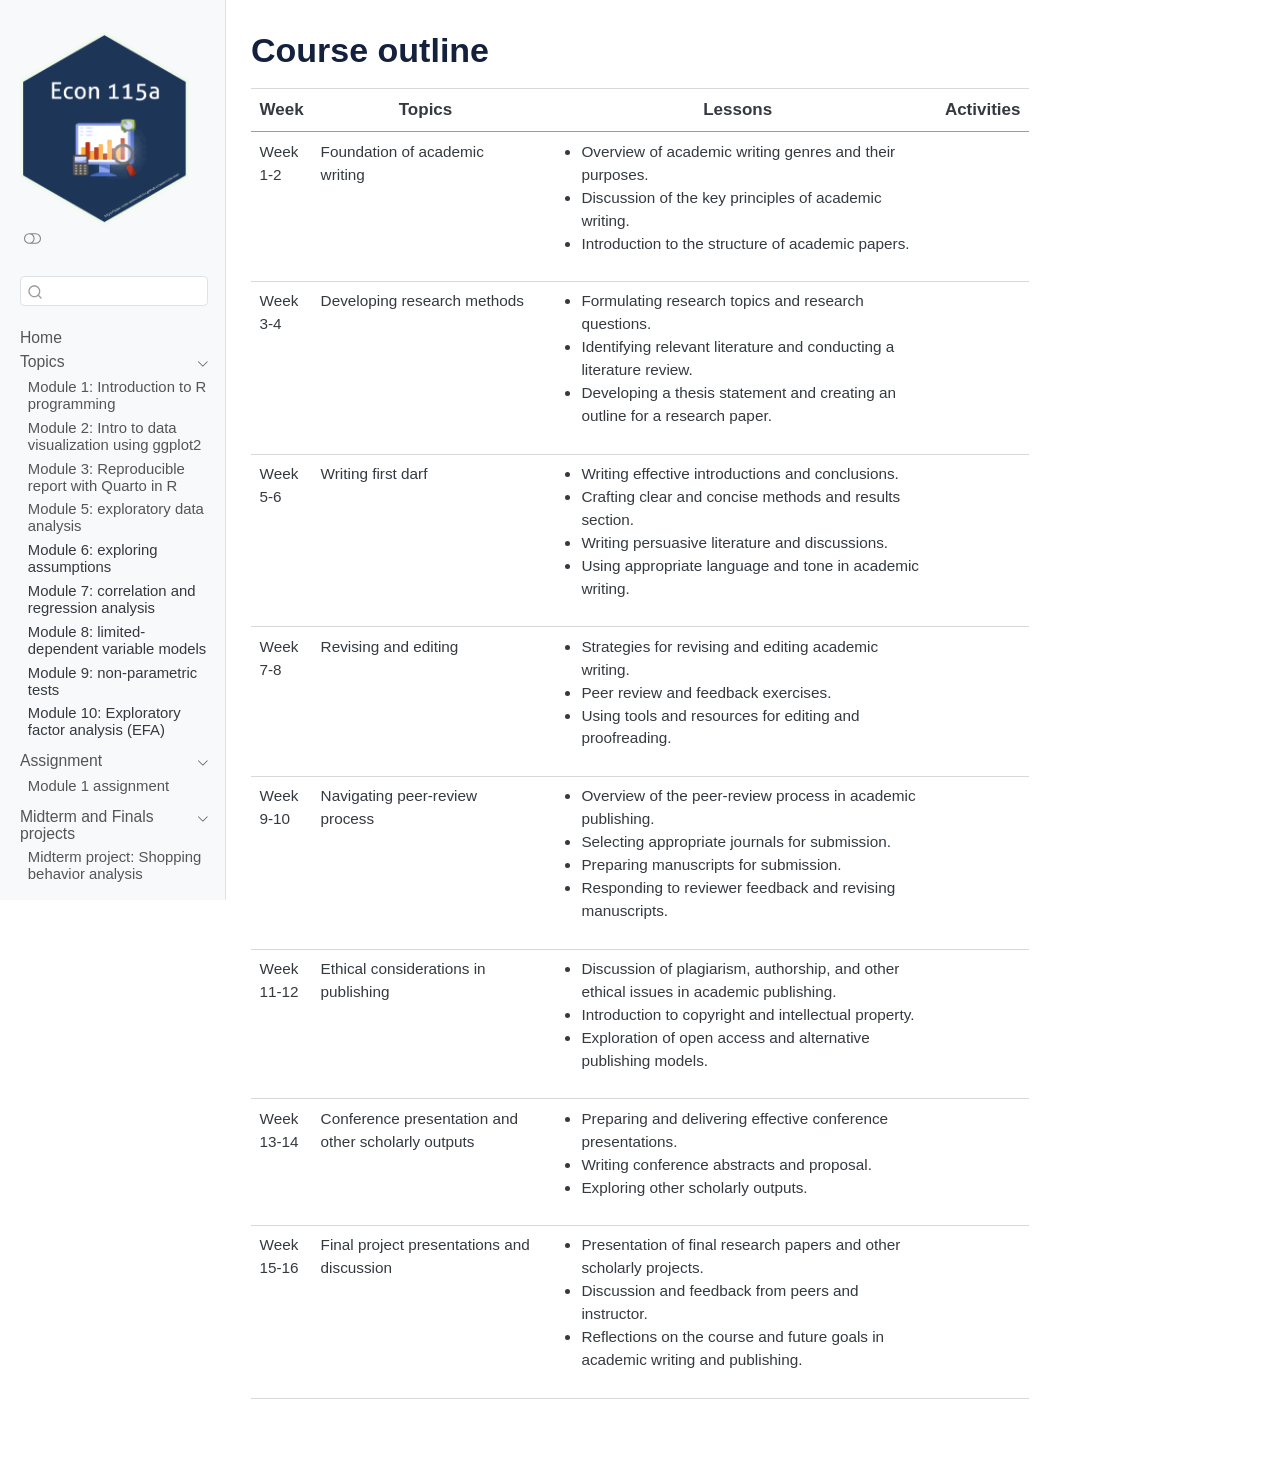
<file: docs/01-course-outline.html>
<!DOCTYPE html>
<html xmlns="http://www.w3.org/1999/xhtml" lang="en" xml:lang="en"><head>

<meta charset="utf-8">
<meta name="generator" content="quarto-1.7.32">

<meta name="viewport" content="width=device-width, initial-scale=1.0, user-scalable=yes">


<title>Course outline – Econ115a lab</title>
<style>
code{white-space: pre-wrap;}
span.smallcaps{font-variant: small-caps;}
div.columns{display: flex; gap: min(4vw, 1.5em);}
div.column{flex: auto; overflow-x: auto;}
div.hanging-indent{margin-left: 1.5em; text-indent: -1.5em;}
ul.task-list{list-style: none;}
ul.task-list li input[type="checkbox"] {
  width: 0.8em;
  margin: 0 0.8em 0.2em -1em; /* quarto-specific, see https://github.com/quarto-dev/quarto-cli/issues/4556 */ 
  vertical-align: middle;
}
</style>


<script src="site_libs/quarto-nav/quarto-nav.js"></script>
<script src="site_libs/clipboard/clipboard.min.js"></script>
<script src="site_libs/quarto-search/autocomplete.umd.js"></script>
<script src="site_libs/quarto-search/fuse.min.js"></script>
<script src="site_libs/quarto-search/quarto-search.js"></script>
<meta name="quarto:offset" content="./">
<link href="./plot/econ115a-hex-logo.png" rel="icon" type="image/png">
<script src="site_libs/quarto-html/quarto.js" type="module"></script>
<script src="site_libs/quarto-html/tabsets/tabsets.js" type="module"></script>
<script src="site_libs/quarto-html/popper.min.js"></script>
<script src="site_libs/quarto-html/tippy.umd.min.js"></script>
<script src="site_libs/quarto-html/anchor.min.js"></script>
<link href="site_libs/quarto-html/tippy.css" rel="stylesheet">
<link href="site_libs/quarto-html/quarto-syntax-highlighting-37eea08aefeeee20ff55810ff984fec1.css" rel="stylesheet" class="quarto-color-scheme" id="quarto-text-highlighting-styles">
<link href="site_libs/quarto-html/quarto-syntax-highlighting-dark-2fef5ea3f8957b3e4ecc936fc74692ca.css" rel="stylesheet" class="quarto-color-scheme quarto-color-alternate" id="quarto-text-highlighting-styles">
<link href="site_libs/quarto-html/quarto-syntax-highlighting-37eea08aefeeee20ff55810ff984fec1.css" rel="stylesheet" class="quarto-color-scheme-extra" id="quarto-text-highlighting-styles">
<script src="site_libs/bootstrap/bootstrap.min.js"></script>
<link href="site_libs/bootstrap/bootstrap-icons.css" rel="stylesheet">
<link href="site_libs/bootstrap/bootstrap-9d32788644010c1177e19e481e8179ed.min.css" rel="stylesheet" append-hash="true" class="quarto-color-scheme" id="quarto-bootstrap" data-mode="light">
<link href="site_libs/bootstrap/bootstrap-dark-8991eacc4a55f1385cc4d996f833627e.min.css" rel="stylesheet" append-hash="true" class="quarto-color-scheme quarto-color-alternate" id="quarto-bootstrap" data-mode="dark">
<link href="site_libs/bootstrap/bootstrap-9d32788644010c1177e19e481e8179ed.min.css" rel="stylesheet" append-hash="true" class="quarto-color-scheme-extra" id="quarto-bootstrap" data-mode="light">
<script id="quarto-search-options" type="application/json">{
  "location": "sidebar",
  "copy-button": false,
  "collapse-after": 3,
  "panel-placement": "start",
  "type": "textbox",
  "limit": 50,
  "keyboard-shortcut": [
    "f",
    "/",
    "s"
  ],
  "show-item-context": false,
  "language": {
    "search-no-results-text": "No results",
    "search-matching-documents-text": "matching documents",
    "search-copy-link-title": "Copy link to search",
    "search-hide-matches-text": "Hide additional matches",
    "search-more-match-text": "more match in this document",
    "search-more-matches-text": "more matches in this document",
    "search-clear-button-title": "Clear",
    "search-text-placeholder": "",
    "search-detached-cancel-button-title": "Cancel",
    "search-submit-button-title": "Submit",
    "search-label": "Search"
  }
}</script>


</head>

<body class="nav-sidebar docked quarto-light"><script id="quarto-html-before-body" type="application/javascript">
    const toggleBodyColorMode = (bsSheetEl) => {
      const mode = bsSheetEl.getAttribute("data-mode");
      const bodyEl = window.document.querySelector("body");
      if (mode === "dark") {
        bodyEl.classList.add("quarto-dark");
        bodyEl.classList.remove("quarto-light");
      } else {
        bodyEl.classList.add("quarto-light");
        bodyEl.classList.remove("quarto-dark");
      }
    }
    const toggleBodyColorPrimary = () => {
      const bsSheetEl = window.document.querySelector("link#quarto-bootstrap:not([rel=disabled-stylesheet])");
      if (bsSheetEl) {
        toggleBodyColorMode(bsSheetEl);
      }
    }
    const setColorSchemeToggle = (alternate) => {
      const toggles = window.document.querySelectorAll('.quarto-color-scheme-toggle');
      for (let i=0; i < toggles.length; i++) {
        const toggle = toggles[i];
        if (toggle) {
          if (alternate) {
            toggle.classList.add("alternate");
          } else {
            toggle.classList.remove("alternate");
          }
        }
      }
    };
    const toggleColorMode = (alternate) => {
      // Switch the stylesheets
      const primaryStylesheets = window.document.querySelectorAll('link.quarto-color-scheme:not(.quarto-color-alternate)');
      const alternateStylesheets = window.document.querySelectorAll('link.quarto-color-scheme.quarto-color-alternate');
      manageTransitions('#quarto-margin-sidebar .nav-link', false);
      if (alternate) {
        // note: dark is layered on light, we don't disable primary!
        enableStylesheet(alternateStylesheets);
        for (const sheetNode of alternateStylesheets) {
          if (sheetNode.id === "quarto-bootstrap") {
            toggleBodyColorMode(sheetNode);
          }
        }
      } else {
        disableStylesheet(alternateStylesheets);
        enableStylesheet(primaryStylesheets)
        toggleBodyColorPrimary();
      }
      manageTransitions('#quarto-margin-sidebar .nav-link', true);
      // Switch the toggles
      setColorSchemeToggle(alternate)
      // Hack to workaround the fact that safari doesn't
      // properly recolor the scrollbar when toggling (#1455)
      if (navigator.userAgent.indexOf('Safari') > 0 && navigator.userAgent.indexOf('Chrome') == -1) {
        manageTransitions("body", false);
        window.scrollTo(0, 1);
        setTimeout(() => {
          window.scrollTo(0, 0);
          manageTransitions("body", true);
        }, 40);
      }
    }
    const disableStylesheet = (stylesheets) => {
      for (let i=0; i < stylesheets.length; i++) {
        const stylesheet = stylesheets[i];
        stylesheet.rel = 'disabled-stylesheet';
      }
    }
    const enableStylesheet = (stylesheets) => {
      for (let i=0; i < stylesheets.length; i++) {
        const stylesheet = stylesheets[i];
        if(stylesheet.rel !== 'stylesheet') { // for Chrome, which will still FOUC without this check
          stylesheet.rel = 'stylesheet';
        }
      }
    }
    const manageTransitions = (selector, allowTransitions) => {
      const els = window.document.querySelectorAll(selector);
      for (let i=0; i < els.length; i++) {
        const el = els[i];
        if (allowTransitions) {
          el.classList.remove('notransition');
        } else {
          el.classList.add('notransition');
        }
      }
    }
    const isFileUrl = () => {
      return window.location.protocol === 'file:';
    }
    const hasAlternateSentinel = () => {
      let styleSentinel = getColorSchemeSentinel();
      if (styleSentinel !== null) {
        return styleSentinel === "alternate";
      } else {
        return false;
      }
    }
    const setStyleSentinel = (alternate) => {
      const value = alternate ? "alternate" : "default";
      if (!isFileUrl()) {
        window.localStorage.setItem("quarto-color-scheme", value);
      } else {
        localAlternateSentinel = value;
      }
    }
    const getColorSchemeSentinel = () => {
      if (!isFileUrl()) {
        const storageValue = window.localStorage.getItem("quarto-color-scheme");
        return storageValue != null ? storageValue : localAlternateSentinel;
      } else {
        return localAlternateSentinel;
      }
    }
    const toggleGiscusIfUsed = (isAlternate, darkModeDefault) => {
      const baseTheme = document.querySelector('#giscus-base-theme')?.value ?? 'light';
      const alternateTheme = document.querySelector('#giscus-alt-theme')?.value ?? 'dark';
      let newTheme = '';
      if(authorPrefersDark) {
        newTheme = isAlternate ? baseTheme : alternateTheme;
      } else {
        newTheme = isAlternate ? alternateTheme : baseTheme;
      }
      const changeGiscusTheme = () => {
        // From: https://github.com/giscus/giscus/issues/336
        const sendMessage = (message) => {
          const iframe = document.querySelector('iframe.giscus-frame');
          if (!iframe) return;
          iframe.contentWindow.postMessage({ giscus: message }, 'https://giscus.app');
        }
        sendMessage({
          setConfig: {
            theme: newTheme
          }
        });
      }
      const isGiscussLoaded = window.document.querySelector('iframe.giscus-frame') !== null;
      if (isGiscussLoaded) {
        changeGiscusTheme();
      }
    };
    const authorPrefersDark = false;
    const darkModeDefault = authorPrefersDark;
      document.querySelector('link#quarto-text-highlighting-styles.quarto-color-scheme-extra').rel = 'disabled-stylesheet';
      document.querySelector('link#quarto-bootstrap.quarto-color-scheme-extra').rel = 'disabled-stylesheet';
    let localAlternateSentinel = darkModeDefault ? 'alternate' : 'default';
    // Dark / light mode switch
    window.quartoToggleColorScheme = () => {
      // Read the current dark / light value
      let toAlternate = !hasAlternateSentinel();
      toggleColorMode(toAlternate);
      setStyleSentinel(toAlternate);
      toggleGiscusIfUsed(toAlternate, darkModeDefault);
      window.dispatchEvent(new Event('resize'));
    };
    // Switch to dark mode if need be
    if (hasAlternateSentinel()) {
      toggleColorMode(true);
    } else {
      toggleColorMode(false);
    }
  </script>

<div id="quarto-search-results"></div>
  <header id="quarto-header" class="headroom fixed-top">
  <nav class="quarto-secondary-nav">
    <div class="container-fluid d-flex">
      <button type="button" class="quarto-btn-toggle btn" data-bs-toggle="collapse" role="button" data-bs-target=".quarto-sidebar-collapse-item" aria-controls="quarto-sidebar" aria-expanded="false" aria-label="Toggle sidebar navigation" onclick="if (window.quartoToggleHeadroom) { window.quartoToggleHeadroom(); }">
        <i class="bi bi-layout-text-sidebar-reverse"></i>
      </button>
        <nav class="quarto-page-breadcrumbs" aria-label="breadcrumb"><ol class="breadcrumb"><li class="breadcrumb-item">Course outline</li></ol></nav>
        <a class="flex-grow-1" role="navigation" data-bs-toggle="collapse" data-bs-target=".quarto-sidebar-collapse-item" aria-controls="quarto-sidebar" aria-expanded="false" aria-label="Toggle sidebar navigation" onclick="if (window.quartoToggleHeadroom) { window.quartoToggleHeadroom(); }">      
        </a>
      <button type="button" class="btn quarto-search-button" aria-label="Search" onclick="window.quartoOpenSearch();">
        <i class="bi bi-search"></i>
      </button>
    </div>
  </nav>
</header>
<!-- content -->
<div id="quarto-content" class="quarto-container page-columns page-rows-contents page-layout-article">
<!-- sidebar -->
  <nav id="quarto-sidebar" class="sidebar collapse collapse-horizontal quarto-sidebar-collapse-item sidebar-navigation docked overflow-auto">
    <div class="pt-lg-2 mt-2 text-left sidebar-header">
      <a href="./index.html" class="sidebar-logo-link">
      <img src="./plot/econ115a-hex-logo.png" alt="" class="sidebar-logo py-0 d-lg-inline d-none">
      </a>
      <div class="sidebar-tools-main">
  <a href="" class="quarto-color-scheme-toggle quarto-navigation-tool  px-1" onclick="window.quartoToggleColorScheme(); return false;" title="Toggle dark mode"><i class="bi"></i></a>
</div>
      </div>
        <div class="mt-2 flex-shrink-0 align-items-center">
        <div class="sidebar-search">
        <div id="quarto-search" class="" title="Search"></div>
        </div>
        </div>
    <div class="sidebar-menu-container"> 
    <ul class="list-unstyled mt-1">
        <li class="sidebar-item">
  <div class="sidebar-item-container"> 
  <a href="./index.html" class="sidebar-item-text sidebar-link">
 <span class="menu-text">Home</span></a>
  </div>
</li>
        <li class="sidebar-item sidebar-item-section">
      <div class="sidebar-item-container"> 
            <a class="sidebar-item-text sidebar-link text-start" data-bs-toggle="collapse" data-bs-target="#quarto-sidebar-section-1" role="navigation" aria-expanded="true">
 <span class="menu-text">Topics</span></a>
          <a class="sidebar-item-toggle text-start" data-bs-toggle="collapse" data-bs-target="#quarto-sidebar-section-1" role="navigation" aria-expanded="true" aria-label="Toggle section">
            <i class="bi bi-chevron-right ms-2"></i>
          </a> 
      </div>
      <ul id="quarto-sidebar-section-1" class="collapse list-unstyled sidebar-section depth1 show">  
          <li class="sidebar-item">
  <div class="sidebar-item-container"> 
  <a href="./m1-intro-r.html" class="sidebar-item-text sidebar-link">
 <span class="menu-text">Module 1: Introduction to R programming</span></a>
  </div>
</li>
          <li class="sidebar-item">
  <div class="sidebar-item-container"> 
  <a href="./m2-intro-data-viz-ggplot.html" class="sidebar-item-text sidebar-link">
 <span class="menu-text">Module 2: Intro to data visualization using ggplot2</span></a>
  </div>
</li>
          <li class="sidebar-item">
  <div class="sidebar-item-container"> 
  <a href="./m3-reproducible-quarto.html" class="sidebar-item-text sidebar-link">
 <span class="menu-text">Module 3: Reproducible report with Quarto in R</span></a>
  </div>
</li>
          <li class="sidebar-item">
  <div class="sidebar-item-container"> 
  <a href="./m5-exploratory-data-analysis.html" class="sidebar-item-text sidebar-link">
 <span class="menu-text">Module 5: exploratory data analysis</span></a>
  </div>
</li>
          <li class="sidebar-item">
 <span class="menu-text">Module 6: exploring assumptions</span>
  </li>
          <li class="sidebar-item">
 <span class="menu-text">Module 7: correlation and regression analysis</span>
  </li>
          <li class="sidebar-item">
 <span class="menu-text">Module 8: limited-dependent variable models</span>
  </li>
          <li class="sidebar-item">
 <span class="menu-text">Module 9: non-parametric tests</span>
  </li>
          <li class="sidebar-item">
 <span class="menu-text">Module 10: Exploratory factor analysis (EFA)</span>
  </li>
      </ul>
  </li>
        <li class="sidebar-item sidebar-item-section">
      <div class="sidebar-item-container"> 
            <a class="sidebar-item-text sidebar-link text-start" data-bs-toggle="collapse" data-bs-target="#quarto-sidebar-section-2" role="navigation" aria-expanded="true">
 <span class="menu-text">Assignment</span></a>
          <a class="sidebar-item-toggle text-start" data-bs-toggle="collapse" data-bs-target="#quarto-sidebar-section-2" role="navigation" aria-expanded="true" aria-label="Toggle section">
            <i class="bi bi-chevron-right ms-2"></i>
          </a> 
      </div>
      <ul id="quarto-sidebar-section-2" class="collapse list-unstyled sidebar-section depth1 show">  
          <li class="sidebar-item">
  <div class="sidebar-item-container"> 
  <a href="./01-assignment1-coffee-sales.html" class="sidebar-item-text sidebar-link">
 <span class="menu-text">Module 1 assignment</span></a>
  </div>
</li>
      </ul>
  </li>
        <li class="sidebar-item sidebar-item-section">
      <div class="sidebar-item-container"> 
            <a class="sidebar-item-text sidebar-link text-start" data-bs-toggle="collapse" data-bs-target="#quarto-sidebar-section-3" role="navigation" aria-expanded="true">
 <span class="menu-text">Midterm and Finals projects</span></a>
          <a class="sidebar-item-toggle text-start" data-bs-toggle="collapse" data-bs-target="#quarto-sidebar-section-3" role="navigation" aria-expanded="true" aria-label="Toggle section">
            <i class="bi bi-chevron-right ms-2"></i>
          </a> 
      </div>
      <ul id="quarto-sidebar-section-3" class="collapse list-unstyled sidebar-section depth1 show">  
          <li class="sidebar-item">
  <div class="sidebar-item-container"> 
  <a href="./term-01-midterm-project.html" class="sidebar-item-text sidebar-link">
 <span class="menu-text">Midterm project: Shopping behavior analysis</span></a>
  </div>
</li>
      </ul>
  </li>
    </ul>
    </div>
</nav>
<div id="quarto-sidebar-glass" class="quarto-sidebar-collapse-item" data-bs-toggle="collapse" data-bs-target=".quarto-sidebar-collapse-item"></div>
<!-- margin-sidebar -->
    <div id="quarto-margin-sidebar" class="sidebar margin-sidebar zindex-bottom">
        
    </div>
<!-- main -->
<main class="content" id="quarto-document-content">


<header id="title-block-header" class="quarto-title-block default">
<div class="quarto-title">
<h1 class="title">Course outline</h1>
</div>



<div class="quarto-title-meta">

    
  
    
  </div>
  


</header>


<table class="caption-top table">
<colgroup>
<col style="width: 7%">
<col style="width: 30%">
<col style="width: 53%">
<col style="width: 7%">
</colgroup>
<thead>
<tr class="header">
<th>Week</th>
<th>Topics</th>
<th>Lessons</th>
<th>Activities</th>
</tr>
</thead>
<tbody>
<tr class="odd">
<td>Week 1-2</td>
<td>Foundation of academic writing</td>
<td><ul>
<li>Overview of academic writing genres and their purposes.</li>
<li>Discussion of the key principles of academic writing.</li>
<li>Introduction to the structure of academic papers.</li>
</ul></td>
<td></td>
</tr>
<tr class="even">
<td>Week 3-4</td>
<td>Developing research methods</td>
<td><ul>
<li>Formulating research topics and research questions.</li>
<li>Identifying relevant literature and conducting a literature review.</li>
<li>Developing a thesis statement and creating an outline for a research paper.</li>
</ul></td>
<td></td>
</tr>
<tr class="odd">
<td>Week 5-6</td>
<td>Writing first darf</td>
<td><ul>
<li>Writing effective introductions and conclusions.</li>
<li>Crafting clear and concise methods and results section.</li>
<li>Writing persuasive literature and discussions.</li>
<li>Using appropriate language and tone in academic writing.</li>
</ul></td>
<td></td>
</tr>
<tr class="even">
<td>Week 7-8</td>
<td>Revising and editing</td>
<td><ul>
<li>Strategies for revising and editing academic writing.</li>
<li>Peer review and feedback exercises.</li>
<li>Using tools and resources for editing and proofreading.</li>
</ul></td>
<td></td>
</tr>
<tr class="odd">
<td>Week 9-10</td>
<td>Navigating peer-review process</td>
<td><ul>
<li>Overview of the peer-review process in academic publishing.</li>
<li>Selecting appropriate journals for submission.</li>
<li>Preparing manuscripts for submission.</li>
<li>Responding to reviewer feedback and revising manuscripts.</li>
</ul></td>
<td></td>
</tr>
<tr class="even">
<td>Week 11-12</td>
<td>Ethical considerations in publishing</td>
<td><ul>
<li>Discussion of plagiarism, authorship, and other ethical issues in academic publishing.</li>
<li>Introduction to copyright and intellectual property.</li>
<li>Exploration of open access and alternative publishing models.</li>
</ul></td>
<td></td>
</tr>
<tr class="odd">
<td>Week 13-14</td>
<td>Conference presentation and other scholarly outputs</td>
<td><ul>
<li>Preparing and delivering effective conference presentations.</li>
<li>Writing conference abstracts and proposal.</li>
<li>Exploring other scholarly outputs.</li>
</ul></td>
<td></td>
</tr>
<tr class="even">
<td>Week 15-16</td>
<td>Final project presentations and discussion</td>
<td><ul>
<li>Presentation of final research papers and other scholarly projects.</li>
<li>Discussion and feedback from peers and instructor.</li>
<li>Reflections on the course and future goals in academic writing and publishing.</li>
</ul></td>
<td></td>
</tr>
</tbody>
</table>



</main> <!-- /main -->
<script id="quarto-html-after-body" type="application/javascript">
  window.document.addEventListener("DOMContentLoaded", function (event) {
    // Ensure there is a toggle, if there isn't float one in the top right
    if (window.document.querySelector('.quarto-color-scheme-toggle') === null) {
      const a = window.document.createElement('a');
      a.classList.add('top-right');
      a.classList.add('quarto-color-scheme-toggle');
      a.href = "";
      a.onclick = function() { try { window.quartoToggleColorScheme(); } catch {} return false; };
      const i = window.document.createElement("i");
      i.classList.add('bi');
      a.appendChild(i);
      window.document.body.appendChild(a);
    }
    setColorSchemeToggle(hasAlternateSentinel())
    const icon = "";
    const anchorJS = new window.AnchorJS();
    anchorJS.options = {
      placement: 'right',
      icon: icon
    };
    anchorJS.add('.anchored');
    const isCodeAnnotation = (el) => {
      for (const clz of el.classList) {
        if (clz.startsWith('code-annotation-')) {                     
          return true;
        }
      }
      return false;
    }
    const onCopySuccess = function(e) {
      // button target
      const button = e.trigger;
      // don't keep focus
      button.blur();
      // flash "checked"
      button.classList.add('code-copy-button-checked');
      var currentTitle = button.getAttribute("title");
      button.setAttribute("title", "Copied!");
      let tooltip;
      if (window.bootstrap) {
        button.setAttribute("data-bs-toggle", "tooltip");
        button.setAttribute("data-bs-placement", "left");
        button.setAttribute("data-bs-title", "Copied!");
        tooltip = new bootstrap.Tooltip(button, 
          { trigger: "manual", 
            customClass: "code-copy-button-tooltip",
            offset: [0, -8]});
        tooltip.show();    
      }
      setTimeout(function() {
        if (tooltip) {
          tooltip.hide();
          button.removeAttribute("data-bs-title");
          button.removeAttribute("data-bs-toggle");
          button.removeAttribute("data-bs-placement");
        }
        button.setAttribute("title", currentTitle);
        button.classList.remove('code-copy-button-checked');
      }, 1000);
      // clear code selection
      e.clearSelection();
    }
    const getTextToCopy = function(trigger) {
        const codeEl = trigger.previousElementSibling.cloneNode(true);
        for (const childEl of codeEl.children) {
          if (isCodeAnnotation(childEl)) {
            childEl.remove();
          }
        }
        return codeEl.innerText;
    }
    const clipboard = new window.ClipboardJS('.code-copy-button:not([data-in-quarto-modal])', {
      text: getTextToCopy
    });
    clipboard.on('success', onCopySuccess);
    if (window.document.getElementById('quarto-embedded-source-code-modal')) {
      const clipboardModal = new window.ClipboardJS('.code-copy-button[data-in-quarto-modal]', {
        text: getTextToCopy,
        container: window.document.getElementById('quarto-embedded-source-code-modal')
      });
      clipboardModal.on('success', onCopySuccess);
    }
      var localhostRegex = new RegExp(/^(?:http|https):\/\/localhost\:?[0-9]*\//);
      var mailtoRegex = new RegExp(/^mailto:/);
        var filterRegex = new RegExp("https:\/\/econ-115a-econometrics\.github\.io\/econ115a-lab-site\/");
      var isInternal = (href) => {
          return filterRegex.test(href) || localhostRegex.test(href) || mailtoRegex.test(href);
      }
      // Inspect non-navigation links and adorn them if external
     var links = window.document.querySelectorAll('a[href]:not(.nav-link):not(.navbar-brand):not(.toc-action):not(.sidebar-link):not(.sidebar-item-toggle):not(.pagination-link):not(.no-external):not([aria-hidden]):not(.dropdown-item):not(.quarto-navigation-tool):not(.about-link)');
      for (var i=0; i<links.length; i++) {
        const link = links[i];
        if (!isInternal(link.href)) {
          // undo the damage that might have been done by quarto-nav.js in the case of
          // links that we want to consider external
          if (link.dataset.originalHref !== undefined) {
            link.href = link.dataset.originalHref;
          }
        }
      }
    function tippyHover(el, contentFn, onTriggerFn, onUntriggerFn) {
      const config = {
        allowHTML: true,
        maxWidth: 500,
        delay: 100,
        arrow: false,
        appendTo: function(el) {
            return el.parentElement;
        },
        interactive: true,
        interactiveBorder: 10,
        theme: 'quarto',
        placement: 'bottom-start',
      };
      if (contentFn) {
        config.content = contentFn;
      }
      if (onTriggerFn) {
        config.onTrigger = onTriggerFn;
      }
      if (onUntriggerFn) {
        config.onUntrigger = onUntriggerFn;
      }
      window.tippy(el, config); 
    }
    const noterefs = window.document.querySelectorAll('a[role="doc-noteref"]');
    for (var i=0; i<noterefs.length; i++) {
      const ref = noterefs[i];
      tippyHover(ref, function() {
        // use id or data attribute instead here
        let href = ref.getAttribute('data-footnote-href') || ref.getAttribute('href');
        try { href = new URL(href).hash; } catch {}
        const id = href.replace(/^#\/?/, "");
        const note = window.document.getElementById(id);
        if (note) {
          return note.innerHTML;
        } else {
          return "";
        }
      });
    }
    const xrefs = window.document.querySelectorAll('a.quarto-xref');
    const processXRef = (id, note) => {
      // Strip column container classes
      const stripColumnClz = (el) => {
        el.classList.remove("page-full", "page-columns");
        if (el.children) {
          for (const child of el.children) {
            stripColumnClz(child);
          }
        }
      }
      stripColumnClz(note)
      if (id === null || id.startsWith('sec-')) {
        // Special case sections, only their first couple elements
        const container = document.createElement("div");
        if (note.children && note.children.length > 2) {
          container.appendChild(note.children[0].cloneNode(true));
          for (let i = 1; i < note.children.length; i++) {
            const child = note.children[i];
            if (child.tagName === "P" && child.innerText === "") {
              continue;
            } else {
              container.appendChild(child.cloneNode(true));
              break;
            }
          }
          if (window.Quarto?.typesetMath) {
            window.Quarto.typesetMath(container);
          }
          return container.innerHTML
        } else {
          if (window.Quarto?.typesetMath) {
            window.Quarto.typesetMath(note);
          }
          return note.innerHTML;
        }
      } else {
        // Remove any anchor links if they are present
        const anchorLink = note.querySelector('a.anchorjs-link');
        if (anchorLink) {
          anchorLink.remove();
        }
        if (window.Quarto?.typesetMath) {
          window.Quarto.typesetMath(note);
        }
        if (note.classList.contains("callout")) {
          return note.outerHTML;
        } else {
          return note.innerHTML;
        }
      }
    }
    for (var i=0; i<xrefs.length; i++) {
      const xref = xrefs[i];
      tippyHover(xref, undefined, function(instance) {
        instance.disable();
        let url = xref.getAttribute('href');
        let hash = undefined; 
        if (url.startsWith('#')) {
          hash = url;
        } else {
          try { hash = new URL(url).hash; } catch {}
        }
        if (hash) {
          const id = hash.replace(/^#\/?/, "");
          const note = window.document.getElementById(id);
          if (note !== null) {
            try {
              const html = processXRef(id, note.cloneNode(true));
              instance.setContent(html);
            } finally {
              instance.enable();
              instance.show();
            }
          } else {
            // See if we can fetch this
            fetch(url.split('#')[0])
            .then(res => res.text())
            .then(html => {
              const parser = new DOMParser();
              const htmlDoc = parser.parseFromString(html, "text/html");
              const note = htmlDoc.getElementById(id);
              if (note !== null) {
                const html = processXRef(id, note);
                instance.setContent(html);
              } 
            }).finally(() => {
              instance.enable();
              instance.show();
            });
          }
        } else {
          // See if we can fetch a full url (with no hash to target)
          // This is a special case and we should probably do some content thinning / targeting
          fetch(url)
          .then(res => res.text())
          .then(html => {
            const parser = new DOMParser();
            const htmlDoc = parser.parseFromString(html, "text/html");
            const note = htmlDoc.querySelector('main.content');
            if (note !== null) {
              // This should only happen for chapter cross references
              // (since there is no id in the URL)
              // remove the first header
              if (note.children.length > 0 && note.children[0].tagName === "HEADER") {
                note.children[0].remove();
              }
              const html = processXRef(null, note);
              instance.setContent(html);
            } 
          }).finally(() => {
            instance.enable();
            instance.show();
          });
        }
      }, function(instance) {
      });
    }
        let selectedAnnoteEl;
        const selectorForAnnotation = ( cell, annotation) => {
          let cellAttr = 'data-code-cell="' + cell + '"';
          let lineAttr = 'data-code-annotation="' +  annotation + '"';
          const selector = 'span[' + cellAttr + '][' + lineAttr + ']';
          return selector;
        }
        const selectCodeLines = (annoteEl) => {
          const doc = window.document;
          const targetCell = annoteEl.getAttribute("data-target-cell");
          const targetAnnotation = annoteEl.getAttribute("data-target-annotation");
          const annoteSpan = window.document.querySelector(selectorForAnnotation(targetCell, targetAnnotation));
          const lines = annoteSpan.getAttribute("data-code-lines").split(",");
          const lineIds = lines.map((line) => {
            return targetCell + "-" + line;
          })
          let top = null;
          let height = null;
          let parent = null;
          if (lineIds.length > 0) {
              //compute the position of the single el (top and bottom and make a div)
              const el = window.document.getElementById(lineIds[0]);
              top = el.offsetTop;
              height = el.offsetHeight;
              parent = el.parentElement.parentElement;
            if (lineIds.length > 1) {
              const lastEl = window.document.getElementById(lineIds[lineIds.length - 1]);
              const bottom = lastEl.offsetTop + lastEl.offsetHeight;
              height = bottom - top;
            }
            if (top !== null && height !== null && parent !== null) {
              // cook up a div (if necessary) and position it 
              let div = window.document.getElementById("code-annotation-line-highlight");
              if (div === null) {
                div = window.document.createElement("div");
                div.setAttribute("id", "code-annotation-line-highlight");
                div.style.position = 'absolute';
                parent.appendChild(div);
              }
              div.style.top = top - 2 + "px";
              div.style.height = height + 4 + "px";
              div.style.left = 0;
              let gutterDiv = window.document.getElementById("code-annotation-line-highlight-gutter");
              if (gutterDiv === null) {
                gutterDiv = window.document.createElement("div");
                gutterDiv.setAttribute("id", "code-annotation-line-highlight-gutter");
                gutterDiv.style.position = 'absolute';
                const codeCell = window.document.getElementById(targetCell);
                const gutter = codeCell.querySelector('.code-annotation-gutter');
                gutter.appendChild(gutterDiv);
              }
              gutterDiv.style.top = top - 2 + "px";
              gutterDiv.style.height = height + 4 + "px";
            }
            selectedAnnoteEl = annoteEl;
          }
        };
        const unselectCodeLines = () => {
          const elementsIds = ["code-annotation-line-highlight", "code-annotation-line-highlight-gutter"];
          elementsIds.forEach((elId) => {
            const div = window.document.getElementById(elId);
            if (div) {
              div.remove();
            }
          });
          selectedAnnoteEl = undefined;
        };
          // Handle positioning of the toggle
      window.addEventListener(
        "resize",
        throttle(() => {
          elRect = undefined;
          if (selectedAnnoteEl) {
            selectCodeLines(selectedAnnoteEl);
          }
        }, 10)
      );
      function throttle(fn, ms) {
      let throttle = false;
      let timer;
        return (...args) => {
          if(!throttle) { // first call gets through
              fn.apply(this, args);
              throttle = true;
          } else { // all the others get throttled
              if(timer) clearTimeout(timer); // cancel #2
              timer = setTimeout(() => {
                fn.apply(this, args);
                timer = throttle = false;
              }, ms);
          }
        };
      }
        // Attach click handler to the DT
        const annoteDls = window.document.querySelectorAll('dt[data-target-cell]');
        for (const annoteDlNode of annoteDls) {
          annoteDlNode.addEventListener('click', (event) => {
            const clickedEl = event.target;
            if (clickedEl !== selectedAnnoteEl) {
              unselectCodeLines();
              const activeEl = window.document.querySelector('dt[data-target-cell].code-annotation-active');
              if (activeEl) {
                activeEl.classList.remove('code-annotation-active');
              }
              selectCodeLines(clickedEl);
              clickedEl.classList.add('code-annotation-active');
            } else {
              // Unselect the line
              unselectCodeLines();
              clickedEl.classList.remove('code-annotation-active');
            }
          });
        }
    const findCites = (el) => {
      const parentEl = el.parentElement;
      if (parentEl) {
        const cites = parentEl.dataset.cites;
        if (cites) {
          return {
            el,
            cites: cites.split(' ')
          };
        } else {
          return findCites(el.parentElement)
        }
      } else {
        return undefined;
      }
    };
    var bibliorefs = window.document.querySelectorAll('a[role="doc-biblioref"]');
    for (var i=0; i<bibliorefs.length; i++) {
      const ref = bibliorefs[i];
      const citeInfo = findCites(ref);
      if (citeInfo) {
        tippyHover(citeInfo.el, function() {
          var popup = window.document.createElement('div');
          citeInfo.cites.forEach(function(cite) {
            var citeDiv = window.document.createElement('div');
            citeDiv.classList.add('hanging-indent');
            citeDiv.classList.add('csl-entry');
            var biblioDiv = window.document.getElementById('ref-' + cite);
            if (biblioDiv) {
              citeDiv.innerHTML = biblioDiv.innerHTML;
            }
            popup.appendChild(citeDiv);
          });
          return popup.innerHTML;
        });
      }
    }
  });
  </script>
</div> <!-- /content -->




</body></html>
</file>
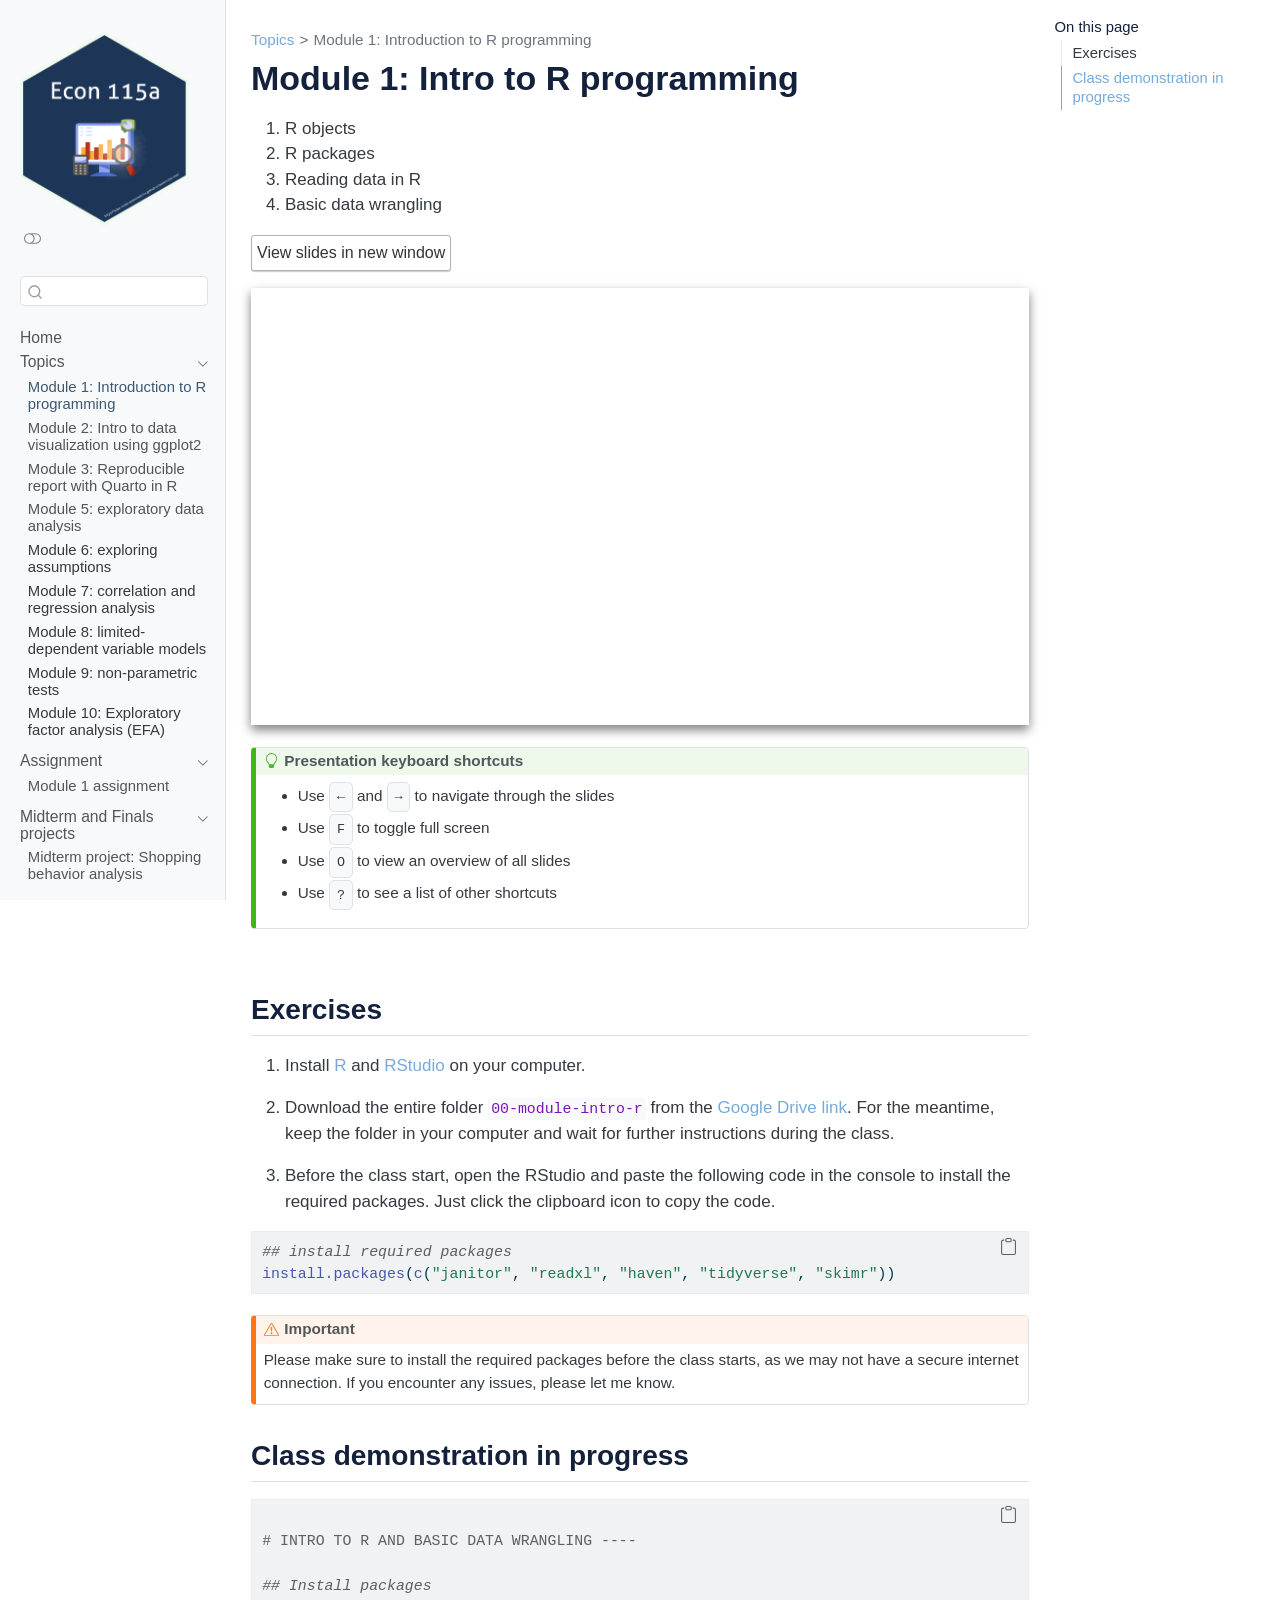
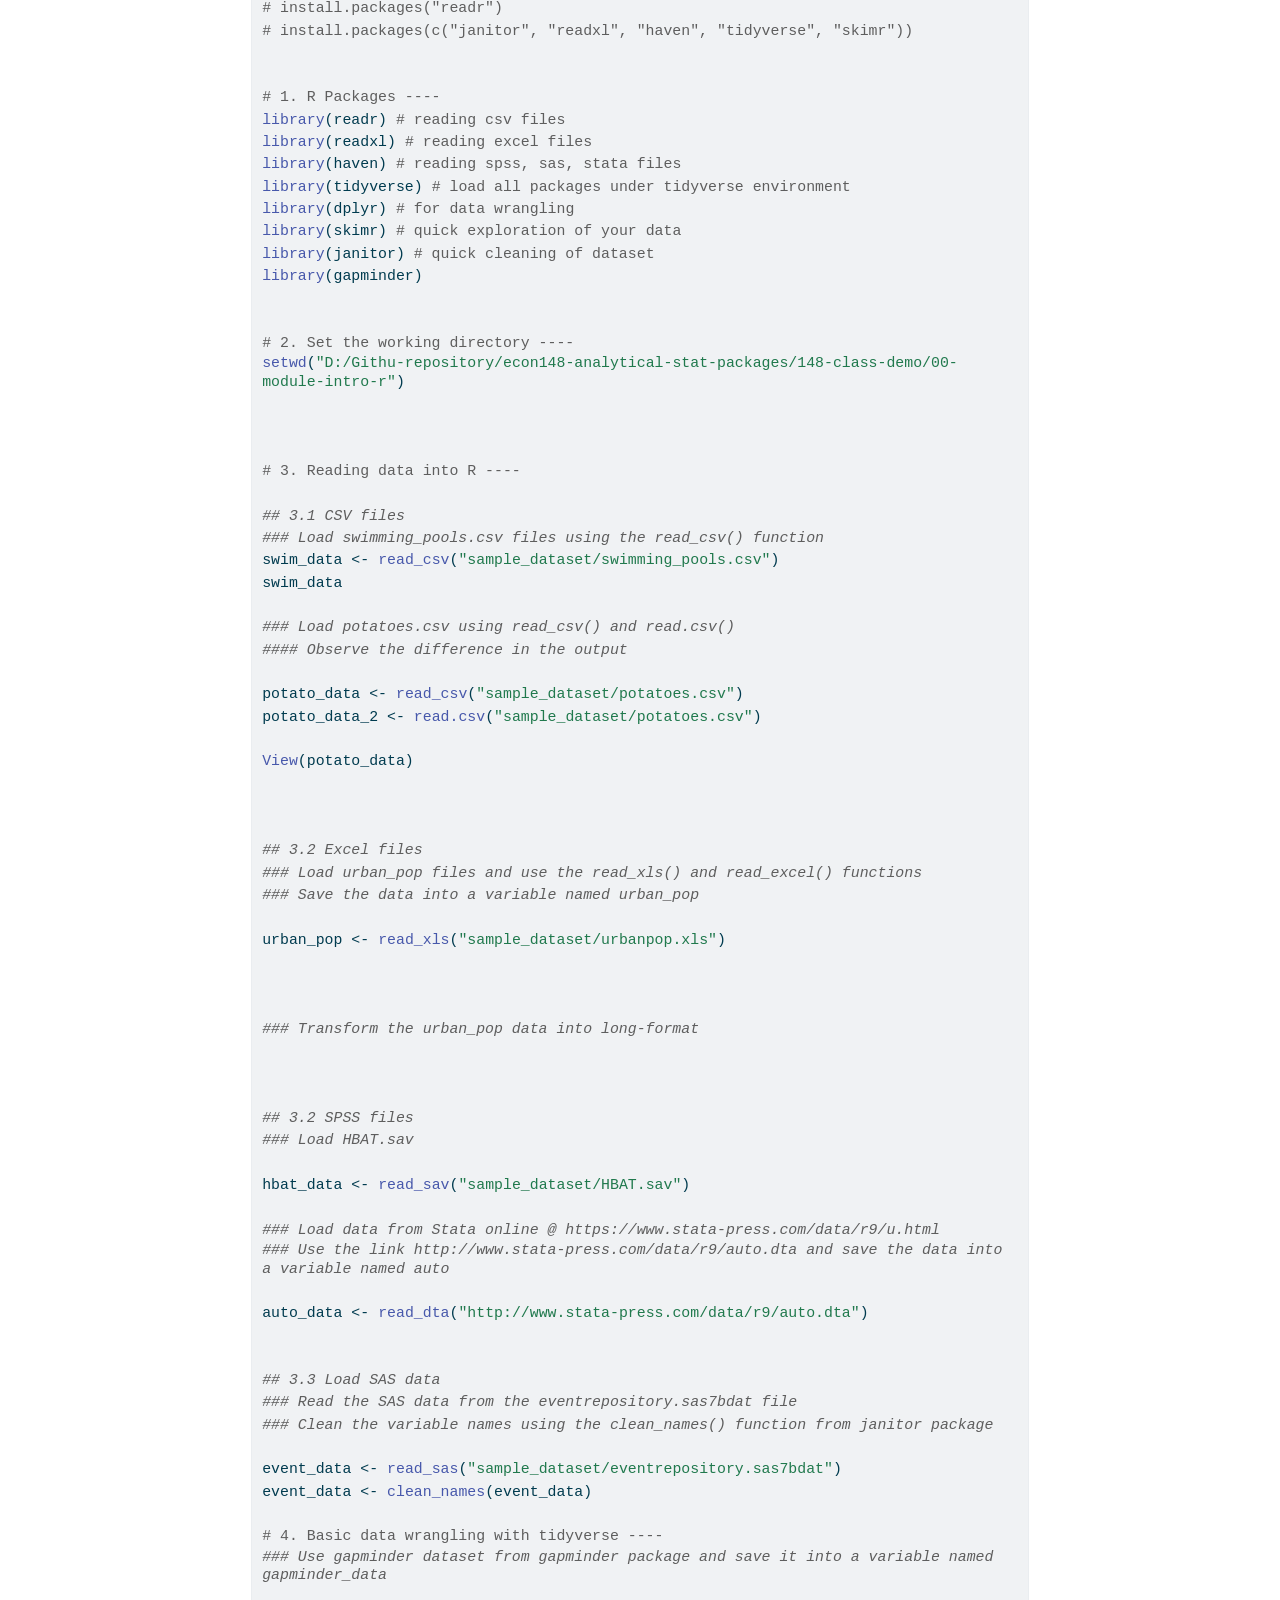
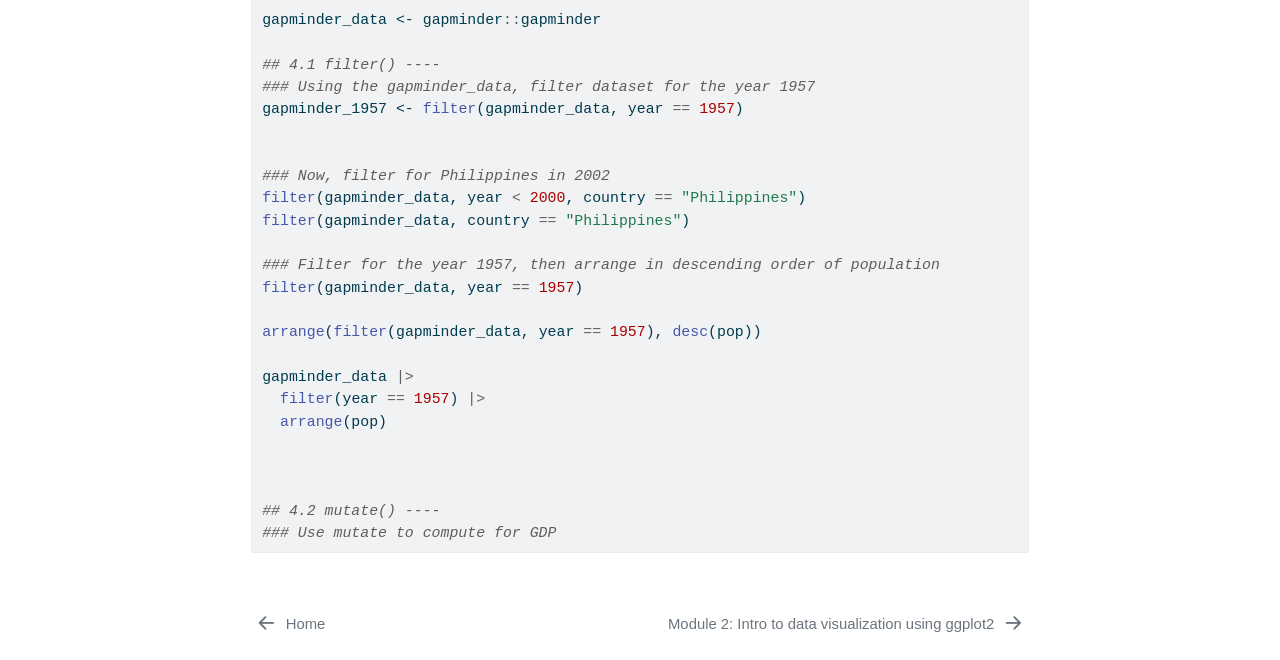
<file: docs/m1-intro-r.html>
<!DOCTYPE html>
<html xmlns="http://www.w3.org/1999/xhtml" lang="en" xml:lang="en"><head>

<meta charset="utf-8">
<meta name="generator" content="quarto-1.7.32">

<meta name="viewport" content="width=device-width, initial-scale=1.0, user-scalable=yes">


<title>Module 1: Intro to R programming – Econ115a lab</title>
<style>
code{white-space: pre-wrap;}
span.smallcaps{font-variant: small-caps;}
div.columns{display: flex; gap: min(4vw, 1.5em);}
div.column{flex: auto; overflow-x: auto;}
div.hanging-indent{margin-left: 1.5em; text-indent: -1.5em;}
ul.task-list{list-style: none;}
ul.task-list li input[type="checkbox"] {
  width: 0.8em;
  margin: 0 0.8em 0.2em -1em; /* quarto-specific, see https://github.com/quarto-dev/quarto-cli/issues/4556 */ 
  vertical-align: middle;
}
/* CSS for syntax highlighting */
html { -webkit-text-size-adjust: 100%; }
pre > code.sourceCode { white-space: pre; position: relative; }
pre > code.sourceCode > span { display: inline-block; line-height: 1.25; }
pre > code.sourceCode > span:empty { height: 1.2em; }
.sourceCode { overflow: visible; }
code.sourceCode > span { color: inherit; text-decoration: inherit; }
div.sourceCode { margin: 1em 0; }
pre.sourceCode { margin: 0; }
@media screen {
div.sourceCode { overflow: auto; }
}
@media print {
pre > code.sourceCode { white-space: pre-wrap; }
pre > code.sourceCode > span { text-indent: -5em; padding-left: 5em; }
}
pre.numberSource code
  { counter-reset: source-line 0; }
pre.numberSource code > span
  { position: relative; left: -4em; counter-increment: source-line; }
pre.numberSource code > span > a:first-child::before
  { content: counter(source-line);
    position: relative; left: -1em; text-align: right; vertical-align: baseline;
    border: none; display: inline-block;
    -webkit-touch-callout: none; -webkit-user-select: none;
    -khtml-user-select: none; -moz-user-select: none;
    -ms-user-select: none; user-select: none;
    padding: 0 4px; width: 4em;
  }
pre.numberSource { margin-left: 3em;  padding-left: 4px; }
div.sourceCode
  {   }
@media screen {
pre > code.sourceCode > span > a:first-child::before { text-decoration: underline; }
}
</style>


<script src="site_libs/quarto-nav/quarto-nav.js"></script>
<script src="site_libs/clipboard/clipboard.min.js"></script>
<script src="site_libs/quarto-search/autocomplete.umd.js"></script>
<script src="site_libs/quarto-search/fuse.min.js"></script>
<script src="site_libs/quarto-search/quarto-search.js"></script>
<meta name="quarto:offset" content="./">
<link href="./m2-intro-data-viz-ggplot.html" rel="next">
<link href="./index.html" rel="prev">
<link href="./plot/econ115a-hex-logo.png" rel="icon" type="image/png">
<script src="site_libs/quarto-html/quarto.js" type="module"></script>
<script src="site_libs/quarto-html/tabsets/tabsets.js" type="module"></script>
<script src="site_libs/quarto-html/popper.min.js"></script>
<script src="site_libs/quarto-html/tippy.umd.min.js"></script>
<script src="site_libs/quarto-html/anchor.min.js"></script>
<link href="site_libs/quarto-html/tippy.css" rel="stylesheet">
<link href="site_libs/quarto-html/quarto-syntax-highlighting-37eea08aefeeee20ff55810ff984fec1.css" rel="stylesheet" class="quarto-color-scheme" id="quarto-text-highlighting-styles">
<link href="site_libs/quarto-html/quarto-syntax-highlighting-dark-2fef5ea3f8957b3e4ecc936fc74692ca.css" rel="stylesheet" class="quarto-color-scheme quarto-color-alternate" id="quarto-text-highlighting-styles">
<link href="site_libs/quarto-html/quarto-syntax-highlighting-37eea08aefeeee20ff55810ff984fec1.css" rel="stylesheet" class="quarto-color-scheme-extra" id="quarto-text-highlighting-styles">
<script src="site_libs/bootstrap/bootstrap.min.js"></script>
<link href="site_libs/bootstrap/bootstrap-icons.css" rel="stylesheet">
<link href="site_libs/bootstrap/bootstrap-9d32788644010c1177e19e481e8179ed.min.css" rel="stylesheet" append-hash="true" class="quarto-color-scheme" id="quarto-bootstrap" data-mode="light">
<link href="site_libs/bootstrap/bootstrap-dark-8991eacc4a55f1385cc4d996f833627e.min.css" rel="stylesheet" append-hash="true" class="quarto-color-scheme quarto-color-alternate" id="quarto-bootstrap" data-mode="dark">
<link href="site_libs/bootstrap/bootstrap-9d32788644010c1177e19e481e8179ed.min.css" rel="stylesheet" append-hash="true" class="quarto-color-scheme-extra" id="quarto-bootstrap" data-mode="light">
<script id="quarto-search-options" type="application/json">{
  "location": "sidebar",
  "copy-button": false,
  "collapse-after": 3,
  "panel-placement": "start",
  "type": "textbox",
  "limit": 50,
  "keyboard-shortcut": [
    "f",
    "/",
    "s"
  ],
  "show-item-context": false,
  "language": {
    "search-no-results-text": "No results",
    "search-matching-documents-text": "matching documents",
    "search-copy-link-title": "Copy link to search",
    "search-hide-matches-text": "Hide additional matches",
    "search-more-match-text": "more match in this document",
    "search-more-matches-text": "more matches in this document",
    "search-clear-button-title": "Clear",
    "search-text-placeholder": "",
    "search-detached-cancel-button-title": "Cancel",
    "search-submit-button-title": "Submit",
    "search-label": "Search"
  }
}</script>


</head>

<body class="nav-sidebar docked quarto-light"><script id="quarto-html-before-body" type="application/javascript">
    const toggleBodyColorMode = (bsSheetEl) => {
      const mode = bsSheetEl.getAttribute("data-mode");
      const bodyEl = window.document.querySelector("body");
      if (mode === "dark") {
        bodyEl.classList.add("quarto-dark");
        bodyEl.classList.remove("quarto-light");
      } else {
        bodyEl.classList.add("quarto-light");
        bodyEl.classList.remove("quarto-dark");
      }
    }
    const toggleBodyColorPrimary = () => {
      const bsSheetEl = window.document.querySelector("link#quarto-bootstrap:not([rel=disabled-stylesheet])");
      if (bsSheetEl) {
        toggleBodyColorMode(bsSheetEl);
      }
    }
    const setColorSchemeToggle = (alternate) => {
      const toggles = window.document.querySelectorAll('.quarto-color-scheme-toggle');
      for (let i=0; i < toggles.length; i++) {
        const toggle = toggles[i];
        if (toggle) {
          if (alternate) {
            toggle.classList.add("alternate");
          } else {
            toggle.classList.remove("alternate");
          }
        }
      }
    };
    const toggleColorMode = (alternate) => {
      // Switch the stylesheets
      const primaryStylesheets = window.document.querySelectorAll('link.quarto-color-scheme:not(.quarto-color-alternate)');
      const alternateStylesheets = window.document.querySelectorAll('link.quarto-color-scheme.quarto-color-alternate');
      manageTransitions('#quarto-margin-sidebar .nav-link', false);
      if (alternate) {
        // note: dark is layered on light, we don't disable primary!
        enableStylesheet(alternateStylesheets);
        for (const sheetNode of alternateStylesheets) {
          if (sheetNode.id === "quarto-bootstrap") {
            toggleBodyColorMode(sheetNode);
          }
        }
      } else {
        disableStylesheet(alternateStylesheets);
        enableStylesheet(primaryStylesheets)
        toggleBodyColorPrimary();
      }
      manageTransitions('#quarto-margin-sidebar .nav-link', true);
      // Switch the toggles
      setColorSchemeToggle(alternate)
      // Hack to workaround the fact that safari doesn't
      // properly recolor the scrollbar when toggling (#1455)
      if (navigator.userAgent.indexOf('Safari') > 0 && navigator.userAgent.indexOf('Chrome') == -1) {
        manageTransitions("body", false);
        window.scrollTo(0, 1);
        setTimeout(() => {
          window.scrollTo(0, 0);
          manageTransitions("body", true);
        }, 40);
      }
    }
    const disableStylesheet = (stylesheets) => {
      for (let i=0; i < stylesheets.length; i++) {
        const stylesheet = stylesheets[i];
        stylesheet.rel = 'disabled-stylesheet';
      }
    }
    const enableStylesheet = (stylesheets) => {
      for (let i=0; i < stylesheets.length; i++) {
        const stylesheet = stylesheets[i];
        if(stylesheet.rel !== 'stylesheet') { // for Chrome, which will still FOUC without this check
          stylesheet.rel = 'stylesheet';
        }
      }
    }
    const manageTransitions = (selector, allowTransitions) => {
      const els = window.document.querySelectorAll(selector);
      for (let i=0; i < els.length; i++) {
        const el = els[i];
        if (allowTransitions) {
          el.classList.remove('notransition');
        } else {
          el.classList.add('notransition');
        }
      }
    }
    const isFileUrl = () => {
      return window.location.protocol === 'file:';
    }
    const hasAlternateSentinel = () => {
      let styleSentinel = getColorSchemeSentinel();
      if (styleSentinel !== null) {
        return styleSentinel === "alternate";
      } else {
        return false;
      }
    }
    const setStyleSentinel = (alternate) => {
      const value = alternate ? "alternate" : "default";
      if (!isFileUrl()) {
        window.localStorage.setItem("quarto-color-scheme", value);
      } else {
        localAlternateSentinel = value;
      }
    }
    const getColorSchemeSentinel = () => {
      if (!isFileUrl()) {
        const storageValue = window.localStorage.getItem("quarto-color-scheme");
        return storageValue != null ? storageValue : localAlternateSentinel;
      } else {
        return localAlternateSentinel;
      }
    }
    const toggleGiscusIfUsed = (isAlternate, darkModeDefault) => {
      const baseTheme = document.querySelector('#giscus-base-theme')?.value ?? 'light';
      const alternateTheme = document.querySelector('#giscus-alt-theme')?.value ?? 'dark';
      let newTheme = '';
      if(authorPrefersDark) {
        newTheme = isAlternate ? baseTheme : alternateTheme;
      } else {
        newTheme = isAlternate ? alternateTheme : baseTheme;
      }
      const changeGiscusTheme = () => {
        // From: https://github.com/giscus/giscus/issues/336
        const sendMessage = (message) => {
          const iframe = document.querySelector('iframe.giscus-frame');
          if (!iframe) return;
          iframe.contentWindow.postMessage({ giscus: message }, 'https://giscus.app');
        }
        sendMessage({
          setConfig: {
            theme: newTheme
          }
        });
      }
      const isGiscussLoaded = window.document.querySelector('iframe.giscus-frame') !== null;
      if (isGiscussLoaded) {
        changeGiscusTheme();
      }
    };
    const authorPrefersDark = false;
    const darkModeDefault = authorPrefersDark;
      document.querySelector('link#quarto-text-highlighting-styles.quarto-color-scheme-extra').rel = 'disabled-stylesheet';
      document.querySelector('link#quarto-bootstrap.quarto-color-scheme-extra').rel = 'disabled-stylesheet';
    let localAlternateSentinel = darkModeDefault ? 'alternate' : 'default';
    // Dark / light mode switch
    window.quartoToggleColorScheme = () => {
      // Read the current dark / light value
      let toAlternate = !hasAlternateSentinel();
      toggleColorMode(toAlternate);
      setStyleSentinel(toAlternate);
      toggleGiscusIfUsed(toAlternate, darkModeDefault);
      window.dispatchEvent(new Event('resize'));
    };
    // Switch to dark mode if need be
    if (hasAlternateSentinel()) {
      toggleColorMode(true);
    } else {
      toggleColorMode(false);
    }
  </script>

<div id="quarto-search-results"></div>
  <header id="quarto-header" class="headroom fixed-top">
  <nav class="quarto-secondary-nav">
    <div class="container-fluid d-flex">
      <button type="button" class="quarto-btn-toggle btn" data-bs-toggle="collapse" role="button" data-bs-target=".quarto-sidebar-collapse-item" aria-controls="quarto-sidebar" aria-expanded="false" aria-label="Toggle sidebar navigation" onclick="if (window.quartoToggleHeadroom) { window.quartoToggleHeadroom(); }">
        <i class="bi bi-layout-text-sidebar-reverse"></i>
      </button>
        <nav class="quarto-page-breadcrumbs" aria-label="breadcrumb"><ol class="breadcrumb"><li class="breadcrumb-item"><a href="./m1-intro-r.html">Topics</a></li><li class="breadcrumb-item"><a href="./m1-intro-r.html">Module 1: Introduction to R programming</a></li></ol></nav>
        <a class="flex-grow-1" role="navigation" data-bs-toggle="collapse" data-bs-target=".quarto-sidebar-collapse-item" aria-controls="quarto-sidebar" aria-expanded="false" aria-label="Toggle sidebar navigation" onclick="if (window.quartoToggleHeadroom) { window.quartoToggleHeadroom(); }">      
        </a>
      <button type="button" class="btn quarto-search-button" aria-label="Search" onclick="window.quartoOpenSearch();">
        <i class="bi bi-search"></i>
      </button>
    </div>
  </nav>
</header>
<!-- content -->
<div id="quarto-content" class="quarto-container page-columns page-rows-contents page-layout-article">
<!-- sidebar -->
  <nav id="quarto-sidebar" class="sidebar collapse collapse-horizontal quarto-sidebar-collapse-item sidebar-navigation docked overflow-auto">
    <div class="pt-lg-2 mt-2 text-left sidebar-header">
      <a href="./index.html" class="sidebar-logo-link">
      <img src="./plot/econ115a-hex-logo.png" alt="" class="sidebar-logo py-0 d-lg-inline d-none">
      </a>
      <div class="sidebar-tools-main">
  <a href="" class="quarto-color-scheme-toggle quarto-navigation-tool  px-1" onclick="window.quartoToggleColorScheme(); return false;" title="Toggle dark mode"><i class="bi"></i></a>
</div>
      </div>
        <div class="mt-2 flex-shrink-0 align-items-center">
        <div class="sidebar-search">
        <div id="quarto-search" class="" title="Search"></div>
        </div>
        </div>
    <div class="sidebar-menu-container"> 
    <ul class="list-unstyled mt-1">
        <li class="sidebar-item">
  <div class="sidebar-item-container"> 
  <a href="./index.html" class="sidebar-item-text sidebar-link">
 <span class="menu-text">Home</span></a>
  </div>
</li>
        <li class="sidebar-item sidebar-item-section">
      <div class="sidebar-item-container"> 
            <a class="sidebar-item-text sidebar-link text-start" data-bs-toggle="collapse" data-bs-target="#quarto-sidebar-section-1" role="navigation" aria-expanded="true">
 <span class="menu-text">Topics</span></a>
          <a class="sidebar-item-toggle text-start" data-bs-toggle="collapse" data-bs-target="#quarto-sidebar-section-1" role="navigation" aria-expanded="true" aria-label="Toggle section">
            <i class="bi bi-chevron-right ms-2"></i>
          </a> 
      </div>
      <ul id="quarto-sidebar-section-1" class="collapse list-unstyled sidebar-section depth1 show">  
          <li class="sidebar-item">
  <div class="sidebar-item-container"> 
  <a href="./m1-intro-r.html" class="sidebar-item-text sidebar-link active">
 <span class="menu-text">Module 1: Introduction to R programming</span></a>
  </div>
</li>
          <li class="sidebar-item">
  <div class="sidebar-item-container"> 
  <a href="./m2-intro-data-viz-ggplot.html" class="sidebar-item-text sidebar-link">
 <span class="menu-text">Module 2: Intro to data visualization using ggplot2</span></a>
  </div>
</li>
          <li class="sidebar-item">
  <div class="sidebar-item-container"> 
  <a href="./m3-reproducible-quarto.html" class="sidebar-item-text sidebar-link">
 <span class="menu-text">Module 3: Reproducible report with Quarto in R</span></a>
  </div>
</li>
          <li class="sidebar-item">
  <div class="sidebar-item-container"> 
  <a href="./m5-exploratory-data-analysis.html" class="sidebar-item-text sidebar-link">
 <span class="menu-text">Module 5: exploratory data analysis</span></a>
  </div>
</li>
          <li class="sidebar-item">
 <span class="menu-text">Module 6: exploring assumptions</span>
  </li>
          <li class="sidebar-item">
 <span class="menu-text">Module 7: correlation and regression analysis</span>
  </li>
          <li class="sidebar-item">
 <span class="menu-text">Module 8: limited-dependent variable models</span>
  </li>
          <li class="sidebar-item">
 <span class="menu-text">Module 9: non-parametric tests</span>
  </li>
          <li class="sidebar-item">
 <span class="menu-text">Module 10: Exploratory factor analysis (EFA)</span>
  </li>
      </ul>
  </li>
        <li class="sidebar-item sidebar-item-section">
      <div class="sidebar-item-container"> 
            <a class="sidebar-item-text sidebar-link text-start" data-bs-toggle="collapse" data-bs-target="#quarto-sidebar-section-2" role="navigation" aria-expanded="true">
 <span class="menu-text">Assignment</span></a>
          <a class="sidebar-item-toggle text-start" data-bs-toggle="collapse" data-bs-target="#quarto-sidebar-section-2" role="navigation" aria-expanded="true" aria-label="Toggle section">
            <i class="bi bi-chevron-right ms-2"></i>
          </a> 
      </div>
      <ul id="quarto-sidebar-section-2" class="collapse list-unstyled sidebar-section depth1 show">  
          <li class="sidebar-item">
  <div class="sidebar-item-container"> 
  <a href="./01-assignment1-coffee-sales.html" class="sidebar-item-text sidebar-link">
 <span class="menu-text">Module 1 assignment</span></a>
  </div>
</li>
      </ul>
  </li>
        <li class="sidebar-item sidebar-item-section">
      <div class="sidebar-item-container"> 
            <a class="sidebar-item-text sidebar-link text-start" data-bs-toggle="collapse" data-bs-target="#quarto-sidebar-section-3" role="navigation" aria-expanded="true">
 <span class="menu-text">Midterm and Finals projects</span></a>
          <a class="sidebar-item-toggle text-start" data-bs-toggle="collapse" data-bs-target="#quarto-sidebar-section-3" role="navigation" aria-expanded="true" aria-label="Toggle section">
            <i class="bi bi-chevron-right ms-2"></i>
          </a> 
      </div>
      <ul id="quarto-sidebar-section-3" class="collapse list-unstyled sidebar-section depth1 show">  
          <li class="sidebar-item">
  <div class="sidebar-item-container"> 
  <a href="./term-01-midterm-project.html" class="sidebar-item-text sidebar-link">
 <span class="menu-text">Midterm project: Shopping behavior analysis</span></a>
  </div>
</li>
      </ul>
  </li>
    </ul>
    </div>
</nav>
<div id="quarto-sidebar-glass" class="quarto-sidebar-collapse-item" data-bs-toggle="collapse" data-bs-target=".quarto-sidebar-collapse-item"></div>
<!-- margin-sidebar -->
    <div id="quarto-margin-sidebar" class="sidebar margin-sidebar">
        <nav id="TOC" role="doc-toc" class="toc-active">
    <h2 id="toc-title">On this page</h2>
   
  <ul>
  <li><a href="#exercises" id="toc-exercises" class="nav-link active" data-scroll-target="#exercises">Exercises</a></li>
  <li><a href="#class-demonstration-in-progress" id="toc-class-demonstration-in-progress" class="nav-link" data-scroll-target="#class-demonstration-in-progress">Class demonstration in progress</a></li>
  </ul>
</nav>
    </div>
<!-- main -->
<main class="content" id="quarto-document-content">


<header id="title-block-header" class="quarto-title-block default"><nav class="quarto-page-breadcrumbs quarto-title-breadcrumbs d-none d-lg-block" aria-label="breadcrumb"><ol class="breadcrumb"><li class="breadcrumb-item"><a href="./m1-intro-r.html">Topics</a></li><li class="breadcrumb-item"><a href="./m1-intro-r.html">Module 1: Introduction to R programming</a></li></ol></nav>
<div class="quarto-title">
<h1 class="title">Module 1: Intro to R programming</h1>
</div>



<div class="quarto-title-meta">

    
  
    
  </div>
  


</header>


<ol type="1">
<li>R objects</li>
<li>R packages</li>
<li>Reading data in R</li>
<li>Basic data wrangling</li>
</ol>
<p><a href="https://econ-115a-econometrics.github.io/econ115a-econometrics-lab/module-01-intro-r" target="_blank" class="btn-slides">View slides in new window</a></p>
<div class="box" style="padding-bottom:56.25%; position:relative; display:block; width: 100%">
<iframe width="100%" height="100%" src="https://econ-115a-econometrics.github.io/econ115a-econometrics-lab/module-01-intro-r" frameborder="0" allowfullscreen="" style="position:absolute; top:0; left: 0">
</iframe>
</div>
<div class="callout callout-style-default callout-tip callout-titled">
<div class="callout-header d-flex align-content-center">
<div class="callout-icon-container">
<i class="callout-icon"></i>
</div>
<div class="callout-title-container flex-fill">
Presentation keyboard shortcuts
</div>
</div>
<div class="callout-body-container callout-body">
<div class="text-line-space">
<ul>
<li>
Use <kbd>←</kbd> and <kbd>→</kbd> to navigate through the slides
</li>
<li>
Use <kbd>F</kbd> to toggle full screen
</li>
<li>
Use <kbd>O</kbd> to view an overview of all slides
</li>
<li>
Use <kbd>?</kbd> to see a list of other shortcuts
</li>
</ul>
</div>
</div>
</div>
<p><br></p>
<section id="exercises" class="level2">
<h2 class="anchored" data-anchor-id="exercises">Exercises</h2>
<ol type="1">
<li><p>Install <a href="https://cran.r-project.org/bin/windows/base/">R</a> and <a href="https://posit.co/download/rstudio-desktop/">RStudio</a> on your computer.</p></li>
<li><p>Download the entire folder <code>00-module-intro-r</code> from the <a href="https://drive.google.com/drive/folders/10EwKKO1SxHdZSWWO1ko2WUFIOIRZM0HU?usp=sharing">Google Drive link</a>. For the meantime, keep the folder in your computer and wait for further instructions during the class.</p></li>
<li><p>Before the class start, open the RStudio and paste the following code in the console to install the required packages. Just click the clipboard icon to copy the code.</p></li>
</ol>
<div class="cell">
<div class="sourceCode cell-code" id="cb1"><pre class="sourceCode r code-with-copy"><code class="sourceCode r"><span id="cb1-1"><a href="#cb1-1" aria-hidden="true" tabindex="-1"></a><span class="do">## install required packages</span></span>
<span id="cb1-2"><a href="#cb1-2" aria-hidden="true" tabindex="-1"></a><span class="fu">install.packages</span>(<span class="fu">c</span>(<span class="st">"janitor"</span>, <span class="st">"readxl"</span>, <span class="st">"haven"</span>, <span class="st">"tidyverse"</span>, <span class="st">"skimr"</span>))</span></code><button title="Copy to Clipboard" class="code-copy-button"><i class="bi"></i></button></pre></div>
</div>
<div class="callout callout-style-default callout-warning callout-titled">
<div class="callout-header d-flex align-content-center">
<div class="callout-icon-container">
<i class="callout-icon"></i>
</div>
<div class="callout-title-container flex-fill">
Important
</div>
</div>
<div class="callout-body-container callout-body">
<p>Please make sure to install the required packages before the class starts, as we may not have a secure internet connection. If you encounter any issues, please let me know.</p>
</div>
</div>
</section>
<section id="class-demonstration-in-progress" class="level2">
<h2 class="anchored" data-anchor-id="class-demonstration-in-progress">Class demonstration in progress</h2>
<div class="sourceCode" id="cb2"><pre class="sourceCode r code-with-copy"><code class="sourceCode r"><span id="cb2-1"><a href="#cb2-1" aria-hidden="true" tabindex="-1"></a></span>
<span id="cb2-2"><a href="#cb2-2" aria-hidden="true" tabindex="-1"></a><span class="co"># INTRO TO R AND BASIC DATA WRANGLING ----</span></span>
<span id="cb2-3"><a href="#cb2-3" aria-hidden="true" tabindex="-1"></a></span>
<span id="cb2-4"><a href="#cb2-4" aria-hidden="true" tabindex="-1"></a><span class="do">## Install packages</span></span>
<span id="cb2-5"><a href="#cb2-5" aria-hidden="true" tabindex="-1"></a><span class="co"># install.packages("readr")</span></span>
<span id="cb2-6"><a href="#cb2-6" aria-hidden="true" tabindex="-1"></a><span class="co"># install.packages(c("janitor", "readxl", "haven", "tidyverse", "skimr"))</span></span>
<span id="cb2-7"><a href="#cb2-7" aria-hidden="true" tabindex="-1"></a></span>
<span id="cb2-8"><a href="#cb2-8" aria-hidden="true" tabindex="-1"></a></span>
<span id="cb2-9"><a href="#cb2-9" aria-hidden="true" tabindex="-1"></a><span class="co"># 1. R Packages ----</span></span>
<span id="cb2-10"><a href="#cb2-10" aria-hidden="true" tabindex="-1"></a><span class="fu">library</span>(readr) <span class="co"># reading csv files</span></span>
<span id="cb2-11"><a href="#cb2-11" aria-hidden="true" tabindex="-1"></a><span class="fu">library</span>(readxl) <span class="co"># reading excel files</span></span>
<span id="cb2-12"><a href="#cb2-12" aria-hidden="true" tabindex="-1"></a><span class="fu">library</span>(haven) <span class="co"># reading spss, sas, stata files</span></span>
<span id="cb2-13"><a href="#cb2-13" aria-hidden="true" tabindex="-1"></a><span class="fu">library</span>(tidyverse) <span class="co"># load all packages under tidyverse environment</span></span>
<span id="cb2-14"><a href="#cb2-14" aria-hidden="true" tabindex="-1"></a><span class="fu">library</span>(dplyr) <span class="co"># for data wrangling</span></span>
<span id="cb2-15"><a href="#cb2-15" aria-hidden="true" tabindex="-1"></a><span class="fu">library</span>(skimr) <span class="co"># quick exploration of your data</span></span>
<span id="cb2-16"><a href="#cb2-16" aria-hidden="true" tabindex="-1"></a><span class="fu">library</span>(janitor) <span class="co"># quick cleaning of dataset</span></span>
<span id="cb2-17"><a href="#cb2-17" aria-hidden="true" tabindex="-1"></a><span class="fu">library</span>(gapminder)</span>
<span id="cb2-18"><a href="#cb2-18" aria-hidden="true" tabindex="-1"></a></span>
<span id="cb2-19"><a href="#cb2-19" aria-hidden="true" tabindex="-1"></a></span>
<span id="cb2-20"><a href="#cb2-20" aria-hidden="true" tabindex="-1"></a><span class="co"># 2. Set the working directory ----</span></span>
<span id="cb2-21"><a href="#cb2-21" aria-hidden="true" tabindex="-1"></a><span class="fu">setwd</span>(<span class="st">"D:/Githu-repository/econ148-analytical-stat-packages/148-class-demo/00-module-intro-r"</span>)</span>
<span id="cb2-22"><a href="#cb2-22" aria-hidden="true" tabindex="-1"></a></span>
<span id="cb2-23"><a href="#cb2-23" aria-hidden="true" tabindex="-1"></a></span>
<span id="cb2-24"><a href="#cb2-24" aria-hidden="true" tabindex="-1"></a></span>
<span id="cb2-25"><a href="#cb2-25" aria-hidden="true" tabindex="-1"></a><span class="co"># 3. Reading data into R ----</span></span>
<span id="cb2-26"><a href="#cb2-26" aria-hidden="true" tabindex="-1"></a></span>
<span id="cb2-27"><a href="#cb2-27" aria-hidden="true" tabindex="-1"></a><span class="do">## 3.1 CSV files</span></span>
<span id="cb2-28"><a href="#cb2-28" aria-hidden="true" tabindex="-1"></a><span class="do">### Load swimming_pools.csv files using the read_csv() function</span></span>
<span id="cb2-29"><a href="#cb2-29" aria-hidden="true" tabindex="-1"></a>swim_data <span class="ot">&lt;-</span> <span class="fu">read_csv</span>(<span class="st">"sample_dataset/swimming_pools.csv"</span>)</span>
<span id="cb2-30"><a href="#cb2-30" aria-hidden="true" tabindex="-1"></a>swim_data</span>
<span id="cb2-31"><a href="#cb2-31" aria-hidden="true" tabindex="-1"></a></span>
<span id="cb2-32"><a href="#cb2-32" aria-hidden="true" tabindex="-1"></a><span class="do">### Load potatoes.csv using read_csv() and read.csv()</span></span>
<span id="cb2-33"><a href="#cb2-33" aria-hidden="true" tabindex="-1"></a><span class="do">#### Observe the difference in the output</span></span>
<span id="cb2-34"><a href="#cb2-34" aria-hidden="true" tabindex="-1"></a></span>
<span id="cb2-35"><a href="#cb2-35" aria-hidden="true" tabindex="-1"></a>potato_data <span class="ot">&lt;-</span> <span class="fu">read_csv</span>(<span class="st">"sample_dataset/potatoes.csv"</span>)</span>
<span id="cb2-36"><a href="#cb2-36" aria-hidden="true" tabindex="-1"></a>potato_data_2 <span class="ot">&lt;-</span> <span class="fu">read.csv</span>(<span class="st">"sample_dataset/potatoes.csv"</span>)</span>
<span id="cb2-37"><a href="#cb2-37" aria-hidden="true" tabindex="-1"></a></span>
<span id="cb2-38"><a href="#cb2-38" aria-hidden="true" tabindex="-1"></a><span class="fu">View</span>(potato_data)</span>
<span id="cb2-39"><a href="#cb2-39" aria-hidden="true" tabindex="-1"></a></span>
<span id="cb2-40"><a href="#cb2-40" aria-hidden="true" tabindex="-1"></a></span>
<span id="cb2-41"><a href="#cb2-41" aria-hidden="true" tabindex="-1"></a></span>
<span id="cb2-42"><a href="#cb2-42" aria-hidden="true" tabindex="-1"></a><span class="do">## 3.2 Excel files</span></span>
<span id="cb2-43"><a href="#cb2-43" aria-hidden="true" tabindex="-1"></a><span class="do">### Load urban_pop files and use the read_xls() and read_excel() functions</span></span>
<span id="cb2-44"><a href="#cb2-44" aria-hidden="true" tabindex="-1"></a><span class="do">### Save the data into a variable named urban_pop</span></span>
<span id="cb2-45"><a href="#cb2-45" aria-hidden="true" tabindex="-1"></a></span>
<span id="cb2-46"><a href="#cb2-46" aria-hidden="true" tabindex="-1"></a>urban_pop <span class="ot">&lt;-</span> <span class="fu">read_xls</span>(<span class="st">"sample_dataset/urbanpop.xls"</span>)</span>
<span id="cb2-47"><a href="#cb2-47" aria-hidden="true" tabindex="-1"></a></span>
<span id="cb2-48"><a href="#cb2-48" aria-hidden="true" tabindex="-1"></a></span>
<span id="cb2-49"><a href="#cb2-49" aria-hidden="true" tabindex="-1"></a></span>
<span id="cb2-50"><a href="#cb2-50" aria-hidden="true" tabindex="-1"></a><span class="do">### Transform the urban_pop data into long-format</span></span>
<span id="cb2-51"><a href="#cb2-51" aria-hidden="true" tabindex="-1"></a></span>
<span id="cb2-52"><a href="#cb2-52" aria-hidden="true" tabindex="-1"></a></span>
<span id="cb2-53"><a href="#cb2-53" aria-hidden="true" tabindex="-1"></a></span>
<span id="cb2-54"><a href="#cb2-54" aria-hidden="true" tabindex="-1"></a><span class="do">## 3.2 SPSS files</span></span>
<span id="cb2-55"><a href="#cb2-55" aria-hidden="true" tabindex="-1"></a><span class="do">### Load HBAT.sav</span></span>
<span id="cb2-56"><a href="#cb2-56" aria-hidden="true" tabindex="-1"></a></span>
<span id="cb2-57"><a href="#cb2-57" aria-hidden="true" tabindex="-1"></a>hbat_data <span class="ot">&lt;-</span> <span class="fu">read_sav</span>(<span class="st">"sample_dataset/HBAT.sav"</span>)</span>
<span id="cb2-58"><a href="#cb2-58" aria-hidden="true" tabindex="-1"></a></span>
<span id="cb2-59"><a href="#cb2-59" aria-hidden="true" tabindex="-1"></a><span class="do">### Load data from Stata online @ https://www.stata-press.com/data/r9/u.html</span></span>
<span id="cb2-60"><a href="#cb2-60" aria-hidden="true" tabindex="-1"></a><span class="do">### Use the link http://www.stata-press.com/data/r9/auto.dta and save the data into a variable named auto</span></span>
<span id="cb2-61"><a href="#cb2-61" aria-hidden="true" tabindex="-1"></a></span>
<span id="cb2-62"><a href="#cb2-62" aria-hidden="true" tabindex="-1"></a>auto_data <span class="ot">&lt;-</span> <span class="fu">read_dta</span>(<span class="st">"http://www.stata-press.com/data/r9/auto.dta"</span>)</span>
<span id="cb2-63"><a href="#cb2-63" aria-hidden="true" tabindex="-1"></a></span>
<span id="cb2-64"><a href="#cb2-64" aria-hidden="true" tabindex="-1"></a></span>
<span id="cb2-65"><a href="#cb2-65" aria-hidden="true" tabindex="-1"></a><span class="do">## 3.3 Load SAS data</span></span>
<span id="cb2-66"><a href="#cb2-66" aria-hidden="true" tabindex="-1"></a><span class="do">### Read the SAS data from the eventrepository.sas7bdat file</span></span>
<span id="cb2-67"><a href="#cb2-67" aria-hidden="true" tabindex="-1"></a><span class="do">### Clean the variable names using the clean_names() function from janitor package</span></span>
<span id="cb2-68"><a href="#cb2-68" aria-hidden="true" tabindex="-1"></a></span>
<span id="cb2-69"><a href="#cb2-69" aria-hidden="true" tabindex="-1"></a>event_data <span class="ot">&lt;-</span> <span class="fu">read_sas</span>(<span class="st">"sample_dataset/eventrepository.sas7bdat"</span>)</span>
<span id="cb2-70"><a href="#cb2-70" aria-hidden="true" tabindex="-1"></a>event_data <span class="ot">&lt;-</span> <span class="fu">clean_names</span>(event_data)</span>
<span id="cb2-71"><a href="#cb2-71" aria-hidden="true" tabindex="-1"></a></span>
<span id="cb2-72"><a href="#cb2-72" aria-hidden="true" tabindex="-1"></a><span class="co"># 4. Basic data wrangling with tidyverse ----</span></span>
<span id="cb2-73"><a href="#cb2-73" aria-hidden="true" tabindex="-1"></a><span class="do">### Use gapminder dataset from gapminder package and save it into a variable named gapminder_data</span></span>
<span id="cb2-74"><a href="#cb2-74" aria-hidden="true" tabindex="-1"></a></span>
<span id="cb2-75"><a href="#cb2-75" aria-hidden="true" tabindex="-1"></a>gapminder_data <span class="ot">&lt;-</span> gapminder<span class="sc">::</span>gapminder</span>
<span id="cb2-76"><a href="#cb2-76" aria-hidden="true" tabindex="-1"></a></span>
<span id="cb2-77"><a href="#cb2-77" aria-hidden="true" tabindex="-1"></a><span class="do">## 4.1 filter() ----</span></span>
<span id="cb2-78"><a href="#cb2-78" aria-hidden="true" tabindex="-1"></a><span class="do">### Using the gapminder_data, filter dataset for the year 1957</span></span>
<span id="cb2-79"><a href="#cb2-79" aria-hidden="true" tabindex="-1"></a>gapminder_1957 <span class="ot">&lt;-</span> <span class="fu">filter</span>(gapminder_data, year <span class="sc">==</span> <span class="dv">1957</span>)</span>
<span id="cb2-80"><a href="#cb2-80" aria-hidden="true" tabindex="-1"></a></span>
<span id="cb2-81"><a href="#cb2-81" aria-hidden="true" tabindex="-1"></a></span>
<span id="cb2-82"><a href="#cb2-82" aria-hidden="true" tabindex="-1"></a><span class="do">### Now, filter for Philippines in 2002</span></span>
<span id="cb2-83"><a href="#cb2-83" aria-hidden="true" tabindex="-1"></a><span class="fu">filter</span>(gapminder_data, year <span class="sc">&lt;</span> <span class="dv">2000</span>, country <span class="sc">==</span> <span class="st">"Philippines"</span>)</span>
<span id="cb2-84"><a href="#cb2-84" aria-hidden="true" tabindex="-1"></a><span class="fu">filter</span>(gapminder_data, country <span class="sc">==</span> <span class="st">"Philippines"</span>)</span>
<span id="cb2-85"><a href="#cb2-85" aria-hidden="true" tabindex="-1"></a></span>
<span id="cb2-86"><a href="#cb2-86" aria-hidden="true" tabindex="-1"></a><span class="do">### Filter for the year 1957, then arrange in descending order of population</span></span>
<span id="cb2-87"><a href="#cb2-87" aria-hidden="true" tabindex="-1"></a><span class="fu">filter</span>(gapminder_data, year <span class="sc">==</span> <span class="dv">1957</span>)</span>
<span id="cb2-88"><a href="#cb2-88" aria-hidden="true" tabindex="-1"></a></span>
<span id="cb2-89"><a href="#cb2-89" aria-hidden="true" tabindex="-1"></a><span class="fu">arrange</span>(<span class="fu">filter</span>(gapminder_data, year <span class="sc">==</span> <span class="dv">1957</span>), <span class="fu">desc</span>(pop))</span>
<span id="cb2-90"><a href="#cb2-90" aria-hidden="true" tabindex="-1"></a></span>
<span id="cb2-91"><a href="#cb2-91" aria-hidden="true" tabindex="-1"></a>gapminder_data <span class="sc">|&gt;</span> </span>
<span id="cb2-92"><a href="#cb2-92" aria-hidden="true" tabindex="-1"></a>  <span class="fu">filter</span>(year <span class="sc">==</span> <span class="dv">1957</span>) <span class="sc">|&gt;</span> </span>
<span id="cb2-93"><a href="#cb2-93" aria-hidden="true" tabindex="-1"></a>  <span class="fu">arrange</span>(pop)</span>
<span id="cb2-94"><a href="#cb2-94" aria-hidden="true" tabindex="-1"></a></span>
<span id="cb2-95"><a href="#cb2-95" aria-hidden="true" tabindex="-1"></a></span>
<span id="cb2-96"><a href="#cb2-96" aria-hidden="true" tabindex="-1"></a></span>
<span id="cb2-97"><a href="#cb2-97" aria-hidden="true" tabindex="-1"></a><span class="do">## 4.2 mutate() ----</span></span>
<span id="cb2-98"><a href="#cb2-98" aria-hidden="true" tabindex="-1"></a><span class="do">### Use mutate to compute for GDP</span></span></code><button title="Copy to Clipboard" class="code-copy-button"><i class="bi"></i></button></pre></div>


</section>

</main> <!-- /main -->
<script id="quarto-html-after-body" type="application/javascript">
  window.document.addEventListener("DOMContentLoaded", function (event) {
    // Ensure there is a toggle, if there isn't float one in the top right
    if (window.document.querySelector('.quarto-color-scheme-toggle') === null) {
      const a = window.document.createElement('a');
      a.classList.add('top-right');
      a.classList.add('quarto-color-scheme-toggle');
      a.href = "";
      a.onclick = function() { try { window.quartoToggleColorScheme(); } catch {} return false; };
      const i = window.document.createElement("i");
      i.classList.add('bi');
      a.appendChild(i);
      window.document.body.appendChild(a);
    }
    setColorSchemeToggle(hasAlternateSentinel())
    const icon = "";
    const anchorJS = new window.AnchorJS();
    anchorJS.options = {
      placement: 'right',
      icon: icon
    };
    anchorJS.add('.anchored');
    const isCodeAnnotation = (el) => {
      for (const clz of el.classList) {
        if (clz.startsWith('code-annotation-')) {                     
          return true;
        }
      }
      return false;
    }
    const onCopySuccess = function(e) {
      // button target
      const button = e.trigger;
      // don't keep focus
      button.blur();
      // flash "checked"
      button.classList.add('code-copy-button-checked');
      var currentTitle = button.getAttribute("title");
      button.setAttribute("title", "Copied!");
      let tooltip;
      if (window.bootstrap) {
        button.setAttribute("data-bs-toggle", "tooltip");
        button.setAttribute("data-bs-placement", "left");
        button.setAttribute("data-bs-title", "Copied!");
        tooltip = new bootstrap.Tooltip(button, 
          { trigger: "manual", 
            customClass: "code-copy-button-tooltip",
            offset: [0, -8]});
        tooltip.show();    
      }
      setTimeout(function() {
        if (tooltip) {
          tooltip.hide();
          button.removeAttribute("data-bs-title");
          button.removeAttribute("data-bs-toggle");
          button.removeAttribute("data-bs-placement");
        }
        button.setAttribute("title", currentTitle);
        button.classList.remove('code-copy-button-checked');
      }, 1000);
      // clear code selection
      e.clearSelection();
    }
    const getTextToCopy = function(trigger) {
        const codeEl = trigger.previousElementSibling.cloneNode(true);
        for (const childEl of codeEl.children) {
          if (isCodeAnnotation(childEl)) {
            childEl.remove();
          }
        }
        return codeEl.innerText;
    }
    const clipboard = new window.ClipboardJS('.code-copy-button:not([data-in-quarto-modal])', {
      text: getTextToCopy
    });
    clipboard.on('success', onCopySuccess);
    if (window.document.getElementById('quarto-embedded-source-code-modal')) {
      const clipboardModal = new window.ClipboardJS('.code-copy-button[data-in-quarto-modal]', {
        text: getTextToCopy,
        container: window.document.getElementById('quarto-embedded-source-code-modal')
      });
      clipboardModal.on('success', onCopySuccess);
    }
      var localhostRegex = new RegExp(/^(?:http|https):\/\/localhost\:?[0-9]*\//);
      var mailtoRegex = new RegExp(/^mailto:/);
        var filterRegex = new RegExp("https:\/\/econ-115a-econometrics\.github\.io\/econ115a-lab-site\/");
      var isInternal = (href) => {
          return filterRegex.test(href) || localhostRegex.test(href) || mailtoRegex.test(href);
      }
      // Inspect non-navigation links and adorn them if external
     var links = window.document.querySelectorAll('a[href]:not(.nav-link):not(.navbar-brand):not(.toc-action):not(.sidebar-link):not(.sidebar-item-toggle):not(.pagination-link):not(.no-external):not([aria-hidden]):not(.dropdown-item):not(.quarto-navigation-tool):not(.about-link)');
      for (var i=0; i<links.length; i++) {
        const link = links[i];
        if (!isInternal(link.href)) {
          // undo the damage that might have been done by quarto-nav.js in the case of
          // links that we want to consider external
          if (link.dataset.originalHref !== undefined) {
            link.href = link.dataset.originalHref;
          }
        }
      }
    function tippyHover(el, contentFn, onTriggerFn, onUntriggerFn) {
      const config = {
        allowHTML: true,
        maxWidth: 500,
        delay: 100,
        arrow: false,
        appendTo: function(el) {
            return el.parentElement;
        },
        interactive: true,
        interactiveBorder: 10,
        theme: 'quarto',
        placement: 'bottom-start',
      };
      if (contentFn) {
        config.content = contentFn;
      }
      if (onTriggerFn) {
        config.onTrigger = onTriggerFn;
      }
      if (onUntriggerFn) {
        config.onUntrigger = onUntriggerFn;
      }
      window.tippy(el, config); 
    }
    const noterefs = window.document.querySelectorAll('a[role="doc-noteref"]');
    for (var i=0; i<noterefs.length; i++) {
      const ref = noterefs[i];
      tippyHover(ref, function() {
        // use id or data attribute instead here
        let href = ref.getAttribute('data-footnote-href') || ref.getAttribute('href');
        try { href = new URL(href).hash; } catch {}
        const id = href.replace(/^#\/?/, "");
        const note = window.document.getElementById(id);
        if (note) {
          return note.innerHTML;
        } else {
          return "";
        }
      });
    }
    const xrefs = window.document.querySelectorAll('a.quarto-xref');
    const processXRef = (id, note) => {
      // Strip column container classes
      const stripColumnClz = (el) => {
        el.classList.remove("page-full", "page-columns");
        if (el.children) {
          for (const child of el.children) {
            stripColumnClz(child);
          }
        }
      }
      stripColumnClz(note)
      if (id === null || id.startsWith('sec-')) {
        // Special case sections, only their first couple elements
        const container = document.createElement("div");
        if (note.children && note.children.length > 2) {
          container.appendChild(note.children[0].cloneNode(true));
          for (let i = 1; i < note.children.length; i++) {
            const child = note.children[i];
            if (child.tagName === "P" && child.innerText === "") {
              continue;
            } else {
              container.appendChild(child.cloneNode(true));
              break;
            }
          }
          if (window.Quarto?.typesetMath) {
            window.Quarto.typesetMath(container);
          }
          return container.innerHTML
        } else {
          if (window.Quarto?.typesetMath) {
            window.Quarto.typesetMath(note);
          }
          return note.innerHTML;
        }
      } else {
        // Remove any anchor links if they are present
        const anchorLink = note.querySelector('a.anchorjs-link');
        if (anchorLink) {
          anchorLink.remove();
        }
        if (window.Quarto?.typesetMath) {
          window.Quarto.typesetMath(note);
        }
        if (note.classList.contains("callout")) {
          return note.outerHTML;
        } else {
          return note.innerHTML;
        }
      }
    }
    for (var i=0; i<xrefs.length; i++) {
      const xref = xrefs[i];
      tippyHover(xref, undefined, function(instance) {
        instance.disable();
        let url = xref.getAttribute('href');
        let hash = undefined; 
        if (url.startsWith('#')) {
          hash = url;
        } else {
          try { hash = new URL(url).hash; } catch {}
        }
        if (hash) {
          const id = hash.replace(/^#\/?/, "");
          const note = window.document.getElementById(id);
          if (note !== null) {
            try {
              const html = processXRef(id, note.cloneNode(true));
              instance.setContent(html);
            } finally {
              instance.enable();
              instance.show();
            }
          } else {
            // See if we can fetch this
            fetch(url.split('#')[0])
            .then(res => res.text())
            .then(html => {
              const parser = new DOMParser();
              const htmlDoc = parser.parseFromString(html, "text/html");
              const note = htmlDoc.getElementById(id);
              if (note !== null) {
                const html = processXRef(id, note);
                instance.setContent(html);
              } 
            }).finally(() => {
              instance.enable();
              instance.show();
            });
          }
        } else {
          // See if we can fetch a full url (with no hash to target)
          // This is a special case and we should probably do some content thinning / targeting
          fetch(url)
          .then(res => res.text())
          .then(html => {
            const parser = new DOMParser();
            const htmlDoc = parser.parseFromString(html, "text/html");
            const note = htmlDoc.querySelector('main.content');
            if (note !== null) {
              // This should only happen for chapter cross references
              // (since there is no id in the URL)
              // remove the first header
              if (note.children.length > 0 && note.children[0].tagName === "HEADER") {
                note.children[0].remove();
              }
              const html = processXRef(null, note);
              instance.setContent(html);
            } 
          }).finally(() => {
            instance.enable();
            instance.show();
          });
        }
      }, function(instance) {
      });
    }
        let selectedAnnoteEl;
        const selectorForAnnotation = ( cell, annotation) => {
          let cellAttr = 'data-code-cell="' + cell + '"';
          let lineAttr = 'data-code-annotation="' +  annotation + '"';
          const selector = 'span[' + cellAttr + '][' + lineAttr + ']';
          return selector;
        }
        const selectCodeLines = (annoteEl) => {
          const doc = window.document;
          const targetCell = annoteEl.getAttribute("data-target-cell");
          const targetAnnotation = annoteEl.getAttribute("data-target-annotation");
          const annoteSpan = window.document.querySelector(selectorForAnnotation(targetCell, targetAnnotation));
          const lines = annoteSpan.getAttribute("data-code-lines").split(",");
          const lineIds = lines.map((line) => {
            return targetCell + "-" + line;
          })
          let top = null;
          let height = null;
          let parent = null;
          if (lineIds.length > 0) {
              //compute the position of the single el (top and bottom and make a div)
              const el = window.document.getElementById(lineIds[0]);
              top = el.offsetTop;
              height = el.offsetHeight;
              parent = el.parentElement.parentElement;
            if (lineIds.length > 1) {
              const lastEl = window.document.getElementById(lineIds[lineIds.length - 1]);
              const bottom = lastEl.offsetTop + lastEl.offsetHeight;
              height = bottom - top;
            }
            if (top !== null && height !== null && parent !== null) {
              // cook up a div (if necessary) and position it 
              let div = window.document.getElementById("code-annotation-line-highlight");
              if (div === null) {
                div = window.document.createElement("div");
                div.setAttribute("id", "code-annotation-line-highlight");
                div.style.position = 'absolute';
                parent.appendChild(div);
              }
              div.style.top = top - 2 + "px";
              div.style.height = height + 4 + "px";
              div.style.left = 0;
              let gutterDiv = window.document.getElementById("code-annotation-line-highlight-gutter");
              if (gutterDiv === null) {
                gutterDiv = window.document.createElement("div");
                gutterDiv.setAttribute("id", "code-annotation-line-highlight-gutter");
                gutterDiv.style.position = 'absolute';
                const codeCell = window.document.getElementById(targetCell);
                const gutter = codeCell.querySelector('.code-annotation-gutter');
                gutter.appendChild(gutterDiv);
              }
              gutterDiv.style.top = top - 2 + "px";
              gutterDiv.style.height = height + 4 + "px";
            }
            selectedAnnoteEl = annoteEl;
          }
        };
        const unselectCodeLines = () => {
          const elementsIds = ["code-annotation-line-highlight", "code-annotation-line-highlight-gutter"];
          elementsIds.forEach((elId) => {
            const div = window.document.getElementById(elId);
            if (div) {
              div.remove();
            }
          });
          selectedAnnoteEl = undefined;
        };
          // Handle positioning of the toggle
      window.addEventListener(
        "resize",
        throttle(() => {
          elRect = undefined;
          if (selectedAnnoteEl) {
            selectCodeLines(selectedAnnoteEl);
          }
        }, 10)
      );
      function throttle(fn, ms) {
      let throttle = false;
      let timer;
        return (...args) => {
          if(!throttle) { // first call gets through
              fn.apply(this, args);
              throttle = true;
          } else { // all the others get throttled
              if(timer) clearTimeout(timer); // cancel #2
              timer = setTimeout(() => {
                fn.apply(this, args);
                timer = throttle = false;
              }, ms);
          }
        };
      }
        // Attach click handler to the DT
        const annoteDls = window.document.querySelectorAll('dt[data-target-cell]');
        for (const annoteDlNode of annoteDls) {
          annoteDlNode.addEventListener('click', (event) => {
            const clickedEl = event.target;
            if (clickedEl !== selectedAnnoteEl) {
              unselectCodeLines();
              const activeEl = window.document.querySelector('dt[data-target-cell].code-annotation-active');
              if (activeEl) {
                activeEl.classList.remove('code-annotation-active');
              }
              selectCodeLines(clickedEl);
              clickedEl.classList.add('code-annotation-active');
            } else {
              // Unselect the line
              unselectCodeLines();
              clickedEl.classList.remove('code-annotation-active');
            }
          });
        }
    const findCites = (el) => {
      const parentEl = el.parentElement;
      if (parentEl) {
        const cites = parentEl.dataset.cites;
        if (cites) {
          return {
            el,
            cites: cites.split(' ')
          };
        } else {
          return findCites(el.parentElement)
        }
      } else {
        return undefined;
      }
    };
    var bibliorefs = window.document.querySelectorAll('a[role="doc-biblioref"]');
    for (var i=0; i<bibliorefs.length; i++) {
      const ref = bibliorefs[i];
      const citeInfo = findCites(ref);
      if (citeInfo) {
        tippyHover(citeInfo.el, function() {
          var popup = window.document.createElement('div');
          citeInfo.cites.forEach(function(cite) {
            var citeDiv = window.document.createElement('div');
            citeDiv.classList.add('hanging-indent');
            citeDiv.classList.add('csl-entry');
            var biblioDiv = window.document.getElementById('ref-' + cite);
            if (biblioDiv) {
              citeDiv.innerHTML = biblioDiv.innerHTML;
            }
            popup.appendChild(citeDiv);
          });
          return popup.innerHTML;
        });
      }
    }
  });
  </script>
<nav class="page-navigation">
  <div class="nav-page nav-page-previous">
      <a href="./index.html" class="pagination-link" aria-label="Home">
        <i class="bi bi-arrow-left-short"></i> <span class="nav-page-text">Home</span>
      </a>          
  </div>
  <div class="nav-page nav-page-next">
      <a href="./m2-intro-data-viz-ggplot.html" class="pagination-link" aria-label="Module 2: Intro to data visualization using ggplot2">
        <span class="nav-page-text">Module 2: Intro to data visualization using ggplot2</span> <i class="bi bi-arrow-right-short"></i>
      </a>
  </div>
</nav>
</div> <!-- /content -->




</body></html>
</file>
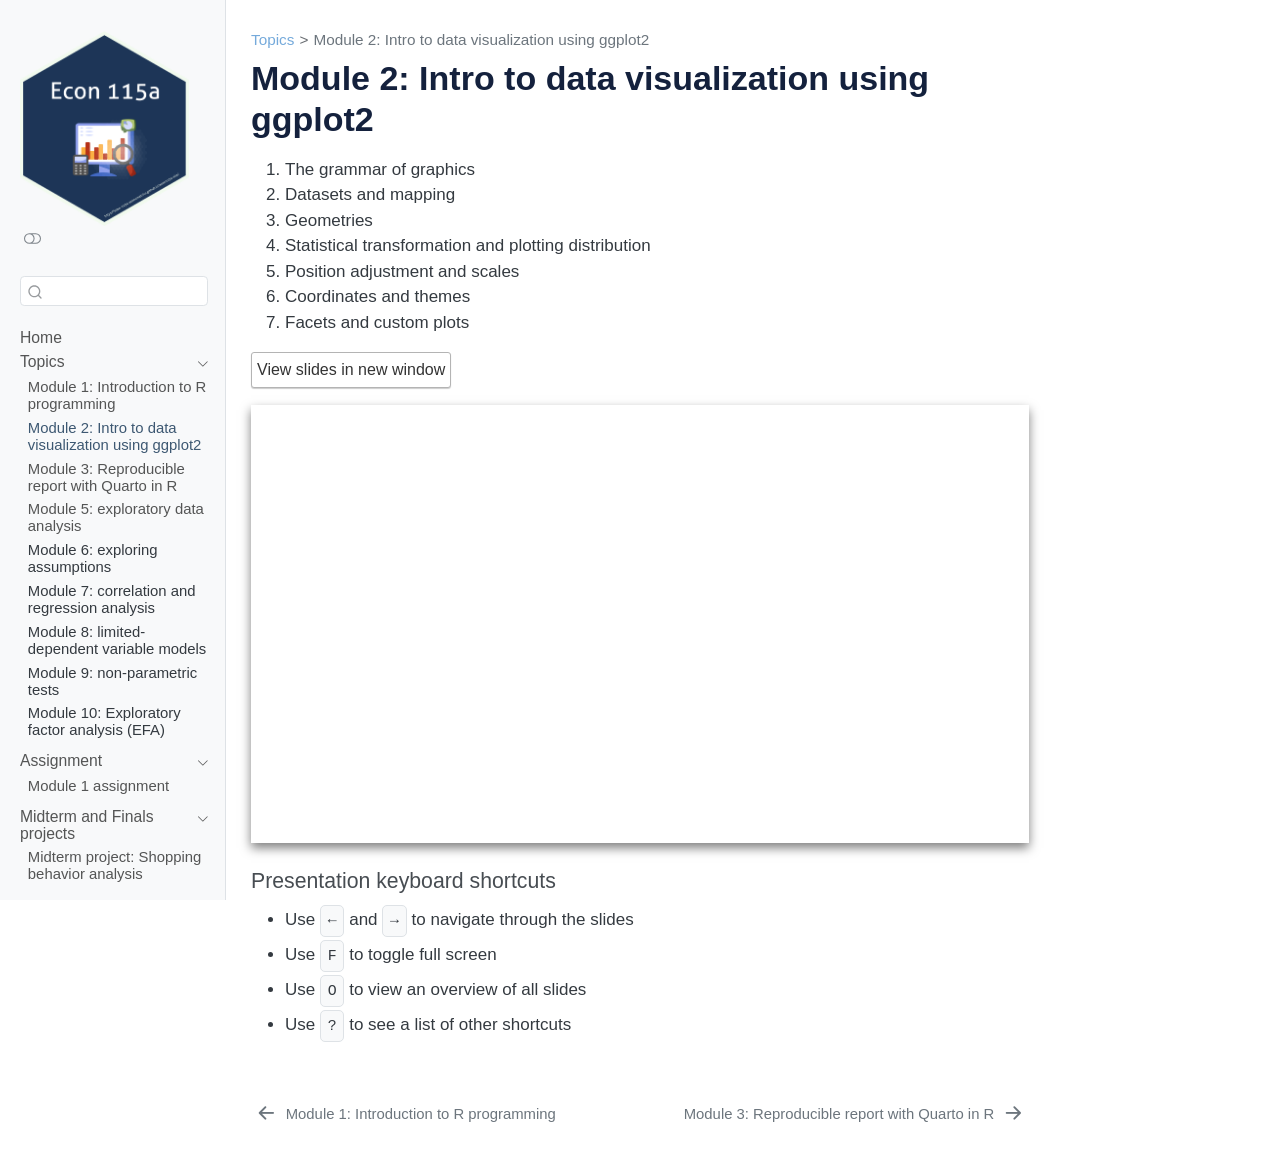
<file: docs/m2-intro-data-viz-ggplot.html>
<!DOCTYPE html>
<html xmlns="http://www.w3.org/1999/xhtml" lang="en" xml:lang="en"><head>

<meta charset="utf-8">
<meta name="generator" content="quarto-1.7.32">

<meta name="viewport" content="width=device-width, initial-scale=1.0, user-scalable=yes">


<title>Module 2: Intro to data visualization using ggplot2 – Econ115a lab</title>
<style>
code{white-space: pre-wrap;}
span.smallcaps{font-variant: small-caps;}
div.columns{display: flex; gap: min(4vw, 1.5em);}
div.column{flex: auto; overflow-x: auto;}
div.hanging-indent{margin-left: 1.5em; text-indent: -1.5em;}
ul.task-list{list-style: none;}
ul.task-list li input[type="checkbox"] {
  width: 0.8em;
  margin: 0 0.8em 0.2em -1em; /* quarto-specific, see https://github.com/quarto-dev/quarto-cli/issues/4556 */ 
  vertical-align: middle;
}
</style>


<script src="site_libs/quarto-nav/quarto-nav.js"></script>
<script src="site_libs/clipboard/clipboard.min.js"></script>
<script src="site_libs/quarto-search/autocomplete.umd.js"></script>
<script src="site_libs/quarto-search/fuse.min.js"></script>
<script src="site_libs/quarto-search/quarto-search.js"></script>
<meta name="quarto:offset" content="./">
<link href="./m3-reproducible-quarto.html" rel="next">
<link href="./m1-intro-r.html" rel="prev">
<link href="./plot/econ115a-hex-logo.png" rel="icon" type="image/png">
<script src="site_libs/quarto-html/quarto.js" type="module"></script>
<script src="site_libs/quarto-html/tabsets/tabsets.js" type="module"></script>
<script src="site_libs/quarto-html/popper.min.js"></script>
<script src="site_libs/quarto-html/tippy.umd.min.js"></script>
<script src="site_libs/quarto-html/anchor.min.js"></script>
<link href="site_libs/quarto-html/tippy.css" rel="stylesheet">
<link href="site_libs/quarto-html/quarto-syntax-highlighting-37eea08aefeeee20ff55810ff984fec1.css" rel="stylesheet" class="quarto-color-scheme" id="quarto-text-highlighting-styles">
<link href="site_libs/quarto-html/quarto-syntax-highlighting-dark-2fef5ea3f8957b3e4ecc936fc74692ca.css" rel="stylesheet" class="quarto-color-scheme quarto-color-alternate" id="quarto-text-highlighting-styles">
<link href="site_libs/quarto-html/quarto-syntax-highlighting-37eea08aefeeee20ff55810ff984fec1.css" rel="stylesheet" class="quarto-color-scheme-extra" id="quarto-text-highlighting-styles">
<script src="site_libs/bootstrap/bootstrap.min.js"></script>
<link href="site_libs/bootstrap/bootstrap-icons.css" rel="stylesheet">
<link href="site_libs/bootstrap/bootstrap-9d32788644010c1177e19e481e8179ed.min.css" rel="stylesheet" append-hash="true" class="quarto-color-scheme" id="quarto-bootstrap" data-mode="light">
<link href="site_libs/bootstrap/bootstrap-dark-8991eacc4a55f1385cc4d996f833627e.min.css" rel="stylesheet" append-hash="true" class="quarto-color-scheme quarto-color-alternate" id="quarto-bootstrap" data-mode="dark">
<link href="site_libs/bootstrap/bootstrap-9d32788644010c1177e19e481e8179ed.min.css" rel="stylesheet" append-hash="true" class="quarto-color-scheme-extra" id="quarto-bootstrap" data-mode="light">
<script id="quarto-search-options" type="application/json">{
  "location": "sidebar",
  "copy-button": false,
  "collapse-after": 3,
  "panel-placement": "start",
  "type": "textbox",
  "limit": 50,
  "keyboard-shortcut": [
    "f",
    "/",
    "s"
  ],
  "show-item-context": false,
  "language": {
    "search-no-results-text": "No results",
    "search-matching-documents-text": "matching documents",
    "search-copy-link-title": "Copy link to search",
    "search-hide-matches-text": "Hide additional matches",
    "search-more-match-text": "more match in this document",
    "search-more-matches-text": "more matches in this document",
    "search-clear-button-title": "Clear",
    "search-text-placeholder": "",
    "search-detached-cancel-button-title": "Cancel",
    "search-submit-button-title": "Submit",
    "search-label": "Search"
  }
}</script>


</head>

<body class="nav-sidebar docked quarto-light"><script id="quarto-html-before-body" type="application/javascript">
    const toggleBodyColorMode = (bsSheetEl) => {
      const mode = bsSheetEl.getAttribute("data-mode");
      const bodyEl = window.document.querySelector("body");
      if (mode === "dark") {
        bodyEl.classList.add("quarto-dark");
        bodyEl.classList.remove("quarto-light");
      } else {
        bodyEl.classList.add("quarto-light");
        bodyEl.classList.remove("quarto-dark");
      }
    }
    const toggleBodyColorPrimary = () => {
      const bsSheetEl = window.document.querySelector("link#quarto-bootstrap:not([rel=disabled-stylesheet])");
      if (bsSheetEl) {
        toggleBodyColorMode(bsSheetEl);
      }
    }
    const setColorSchemeToggle = (alternate) => {
      const toggles = window.document.querySelectorAll('.quarto-color-scheme-toggle');
      for (let i=0; i < toggles.length; i++) {
        const toggle = toggles[i];
        if (toggle) {
          if (alternate) {
            toggle.classList.add("alternate");
          } else {
            toggle.classList.remove("alternate");
          }
        }
      }
    };
    const toggleColorMode = (alternate) => {
      // Switch the stylesheets
      const primaryStylesheets = window.document.querySelectorAll('link.quarto-color-scheme:not(.quarto-color-alternate)');
      const alternateStylesheets = window.document.querySelectorAll('link.quarto-color-scheme.quarto-color-alternate');
      manageTransitions('#quarto-margin-sidebar .nav-link', false);
      if (alternate) {
        // note: dark is layered on light, we don't disable primary!
        enableStylesheet(alternateStylesheets);
        for (const sheetNode of alternateStylesheets) {
          if (sheetNode.id === "quarto-bootstrap") {
            toggleBodyColorMode(sheetNode);
          }
        }
      } else {
        disableStylesheet(alternateStylesheets);
        enableStylesheet(primaryStylesheets)
        toggleBodyColorPrimary();
      }
      manageTransitions('#quarto-margin-sidebar .nav-link', true);
      // Switch the toggles
      setColorSchemeToggle(alternate)
      // Hack to workaround the fact that safari doesn't
      // properly recolor the scrollbar when toggling (#1455)
      if (navigator.userAgent.indexOf('Safari') > 0 && navigator.userAgent.indexOf('Chrome') == -1) {
        manageTransitions("body", false);
        window.scrollTo(0, 1);
        setTimeout(() => {
          window.scrollTo(0, 0);
          manageTransitions("body", true);
        }, 40);
      }
    }
    const disableStylesheet = (stylesheets) => {
      for (let i=0; i < stylesheets.length; i++) {
        const stylesheet = stylesheets[i];
        stylesheet.rel = 'disabled-stylesheet';
      }
    }
    const enableStylesheet = (stylesheets) => {
      for (let i=0; i < stylesheets.length; i++) {
        const stylesheet = stylesheets[i];
        if(stylesheet.rel !== 'stylesheet') { // for Chrome, which will still FOUC without this check
          stylesheet.rel = 'stylesheet';
        }
      }
    }
    const manageTransitions = (selector, allowTransitions) => {
      const els = window.document.querySelectorAll(selector);
      for (let i=0; i < els.length; i++) {
        const el = els[i];
        if (allowTransitions) {
          el.classList.remove('notransition');
        } else {
          el.classList.add('notransition');
        }
      }
    }
    const isFileUrl = () => {
      return window.location.protocol === 'file:';
    }
    const hasAlternateSentinel = () => {
      let styleSentinel = getColorSchemeSentinel();
      if (styleSentinel !== null) {
        return styleSentinel === "alternate";
      } else {
        return false;
      }
    }
    const setStyleSentinel = (alternate) => {
      const value = alternate ? "alternate" : "default";
      if (!isFileUrl()) {
        window.localStorage.setItem("quarto-color-scheme", value);
      } else {
        localAlternateSentinel = value;
      }
    }
    const getColorSchemeSentinel = () => {
      if (!isFileUrl()) {
        const storageValue = window.localStorage.getItem("quarto-color-scheme");
        return storageValue != null ? storageValue : localAlternateSentinel;
      } else {
        return localAlternateSentinel;
      }
    }
    const toggleGiscusIfUsed = (isAlternate, darkModeDefault) => {
      const baseTheme = document.querySelector('#giscus-base-theme')?.value ?? 'light';
      const alternateTheme = document.querySelector('#giscus-alt-theme')?.value ?? 'dark';
      let newTheme = '';
      if(authorPrefersDark) {
        newTheme = isAlternate ? baseTheme : alternateTheme;
      } else {
        newTheme = isAlternate ? alternateTheme : baseTheme;
      }
      const changeGiscusTheme = () => {
        // From: https://github.com/giscus/giscus/issues/336
        const sendMessage = (message) => {
          const iframe = document.querySelector('iframe.giscus-frame');
          if (!iframe) return;
          iframe.contentWindow.postMessage({ giscus: message }, 'https://giscus.app');
        }
        sendMessage({
          setConfig: {
            theme: newTheme
          }
        });
      }
      const isGiscussLoaded = window.document.querySelector('iframe.giscus-frame') !== null;
      if (isGiscussLoaded) {
        changeGiscusTheme();
      }
    };
    const authorPrefersDark = false;
    const darkModeDefault = authorPrefersDark;
      document.querySelector('link#quarto-text-highlighting-styles.quarto-color-scheme-extra').rel = 'disabled-stylesheet';
      document.querySelector('link#quarto-bootstrap.quarto-color-scheme-extra').rel = 'disabled-stylesheet';
    let localAlternateSentinel = darkModeDefault ? 'alternate' : 'default';
    // Dark / light mode switch
    window.quartoToggleColorScheme = () => {
      // Read the current dark / light value
      let toAlternate = !hasAlternateSentinel();
      toggleColorMode(toAlternate);
      setStyleSentinel(toAlternate);
      toggleGiscusIfUsed(toAlternate, darkModeDefault);
      window.dispatchEvent(new Event('resize'));
    };
    // Switch to dark mode if need be
    if (hasAlternateSentinel()) {
      toggleColorMode(true);
    } else {
      toggleColorMode(false);
    }
  </script>

<div id="quarto-search-results"></div>
  <header id="quarto-header" class="headroom fixed-top">
  <nav class="quarto-secondary-nav">
    <div class="container-fluid d-flex">
      <button type="button" class="quarto-btn-toggle btn" data-bs-toggle="collapse" role="button" data-bs-target=".quarto-sidebar-collapse-item" aria-controls="quarto-sidebar" aria-expanded="false" aria-label="Toggle sidebar navigation" onclick="if (window.quartoToggleHeadroom) { window.quartoToggleHeadroom(); }">
        <i class="bi bi-layout-text-sidebar-reverse"></i>
      </button>
        <nav class="quarto-page-breadcrumbs" aria-label="breadcrumb"><ol class="breadcrumb"><li class="breadcrumb-item"><a href="./m1-intro-r.html">Topics</a></li><li class="breadcrumb-item"><a href="./m2-intro-data-viz-ggplot.html">Module 2: Intro to data visualization using ggplot2</a></li></ol></nav>
        <a class="flex-grow-1" role="navigation" data-bs-toggle="collapse" data-bs-target=".quarto-sidebar-collapse-item" aria-controls="quarto-sidebar" aria-expanded="false" aria-label="Toggle sidebar navigation" onclick="if (window.quartoToggleHeadroom) { window.quartoToggleHeadroom(); }">      
        </a>
      <button type="button" class="btn quarto-search-button" aria-label="Search" onclick="window.quartoOpenSearch();">
        <i class="bi bi-search"></i>
      </button>
    </div>
  </nav>
</header>
<!-- content -->
<div id="quarto-content" class="quarto-container page-columns page-rows-contents page-layout-article">
<!-- sidebar -->
  <nav id="quarto-sidebar" class="sidebar collapse collapse-horizontal quarto-sidebar-collapse-item sidebar-navigation docked overflow-auto">
    <div class="pt-lg-2 mt-2 text-left sidebar-header">
      <a href="./index.html" class="sidebar-logo-link">
      <img src="./plot/econ115a-hex-logo.png" alt="" class="sidebar-logo py-0 d-lg-inline d-none">
      </a>
      <div class="sidebar-tools-main">
  <a href="" class="quarto-color-scheme-toggle quarto-navigation-tool  px-1" onclick="window.quartoToggleColorScheme(); return false;" title="Toggle dark mode"><i class="bi"></i></a>
</div>
      </div>
        <div class="mt-2 flex-shrink-0 align-items-center">
        <div class="sidebar-search">
        <div id="quarto-search" class="" title="Search"></div>
        </div>
        </div>
    <div class="sidebar-menu-container"> 
    <ul class="list-unstyled mt-1">
        <li class="sidebar-item">
  <div class="sidebar-item-container"> 
  <a href="./index.html" class="sidebar-item-text sidebar-link">
 <span class="menu-text">Home</span></a>
  </div>
</li>
        <li class="sidebar-item sidebar-item-section">
      <div class="sidebar-item-container"> 
            <a class="sidebar-item-text sidebar-link text-start" data-bs-toggle="collapse" data-bs-target="#quarto-sidebar-section-1" role="navigation" aria-expanded="true">
 <span class="menu-text">Topics</span></a>
          <a class="sidebar-item-toggle text-start" data-bs-toggle="collapse" data-bs-target="#quarto-sidebar-section-1" role="navigation" aria-expanded="true" aria-label="Toggle section">
            <i class="bi bi-chevron-right ms-2"></i>
          </a> 
      </div>
      <ul id="quarto-sidebar-section-1" class="collapse list-unstyled sidebar-section depth1 show">  
          <li class="sidebar-item">
  <div class="sidebar-item-container"> 
  <a href="./m1-intro-r.html" class="sidebar-item-text sidebar-link">
 <span class="menu-text">Module 1: Introduction to R programming</span></a>
  </div>
</li>
          <li class="sidebar-item">
  <div class="sidebar-item-container"> 
  <a href="./m2-intro-data-viz-ggplot.html" class="sidebar-item-text sidebar-link active">
 <span class="menu-text">Module 2: Intro to data visualization using ggplot2</span></a>
  </div>
</li>
          <li class="sidebar-item">
  <div class="sidebar-item-container"> 
  <a href="./m3-reproducible-quarto.html" class="sidebar-item-text sidebar-link">
 <span class="menu-text">Module 3: Reproducible report with Quarto in R</span></a>
  </div>
</li>
          <li class="sidebar-item">
  <div class="sidebar-item-container"> 
  <a href="./m5-exploratory-data-analysis.html" class="sidebar-item-text sidebar-link">
 <span class="menu-text">Module 5: exploratory data analysis</span></a>
  </div>
</li>
          <li class="sidebar-item">
 <span class="menu-text">Module 6: exploring assumptions</span>
  </li>
          <li class="sidebar-item">
 <span class="menu-text">Module 7: correlation and regression analysis</span>
  </li>
          <li class="sidebar-item">
 <span class="menu-text">Module 8: limited-dependent variable models</span>
  </li>
          <li class="sidebar-item">
 <span class="menu-text">Module 9: non-parametric tests</span>
  </li>
          <li class="sidebar-item">
 <span class="menu-text">Module 10: Exploratory factor analysis (EFA)</span>
  </li>
      </ul>
  </li>
        <li class="sidebar-item sidebar-item-section">
      <div class="sidebar-item-container"> 
            <a class="sidebar-item-text sidebar-link text-start" data-bs-toggle="collapse" data-bs-target="#quarto-sidebar-section-2" role="navigation" aria-expanded="true">
 <span class="menu-text">Assignment</span></a>
          <a class="sidebar-item-toggle text-start" data-bs-toggle="collapse" data-bs-target="#quarto-sidebar-section-2" role="navigation" aria-expanded="true" aria-label="Toggle section">
            <i class="bi bi-chevron-right ms-2"></i>
          </a> 
      </div>
      <ul id="quarto-sidebar-section-2" class="collapse list-unstyled sidebar-section depth1 show">  
          <li class="sidebar-item">
  <div class="sidebar-item-container"> 
  <a href="./01-assignment1-coffee-sales.html" class="sidebar-item-text sidebar-link">
 <span class="menu-text">Module 1 assignment</span></a>
  </div>
</li>
      </ul>
  </li>
        <li class="sidebar-item sidebar-item-section">
      <div class="sidebar-item-container"> 
            <a class="sidebar-item-text sidebar-link text-start" data-bs-toggle="collapse" data-bs-target="#quarto-sidebar-section-3" role="navigation" aria-expanded="true">
 <span class="menu-text">Midterm and Finals projects</span></a>
          <a class="sidebar-item-toggle text-start" data-bs-toggle="collapse" data-bs-target="#quarto-sidebar-section-3" role="navigation" aria-expanded="true" aria-label="Toggle section">
            <i class="bi bi-chevron-right ms-2"></i>
          </a> 
      </div>
      <ul id="quarto-sidebar-section-3" class="collapse list-unstyled sidebar-section depth1 show">  
          <li class="sidebar-item">
  <div class="sidebar-item-container"> 
  <a href="./term-01-midterm-project.html" class="sidebar-item-text sidebar-link">
 <span class="menu-text">Midterm project: Shopping behavior analysis</span></a>
  </div>
</li>
      </ul>
  </li>
    </ul>
    </div>
</nav>
<div id="quarto-sidebar-glass" class="quarto-sidebar-collapse-item" data-bs-toggle="collapse" data-bs-target=".quarto-sidebar-collapse-item"></div>
<!-- margin-sidebar -->
    <div id="quarto-margin-sidebar" class="sidebar margin-sidebar zindex-bottom">
        
    </div>
<!-- main -->
<main class="content" id="quarto-document-content">


<header id="title-block-header" class="quarto-title-block default"><nav class="quarto-page-breadcrumbs quarto-title-breadcrumbs d-none d-lg-block" aria-label="breadcrumb"><ol class="breadcrumb"><li class="breadcrumb-item"><a href="./m1-intro-r.html">Topics</a></li><li class="breadcrumb-item"><a href="./m2-intro-data-viz-ggplot.html">Module 2: Intro to data visualization using ggplot2</a></li></ol></nav>
<div class="quarto-title">
<h1 class="title">Module 2: Intro to data visualization using ggplot2</h1>
</div>



<div class="quarto-title-meta">

    
  
    
  </div>
  


</header>


<ol type="1">
<li>The grammar of graphics</li>
<li>Datasets and mapping</li>
<li>Geometries</li>
<li>Statistical transformation and plotting distribution</li>
<li>Position adjustment and scales</li>
<li>Coordinates and themes</li>
<li>Facets and custom plots</li>
</ol>
<p><a href="https://econ-115a-econometrics.github.io/econ115a-econometrics-lab/module-02-intro-ggplot" target="_blank" class="btn-slides">View slides in new window</a></p>
<div class="box" style="padding-bottom:56.25%; position:relative; display:block; width: 100%">
<iframe width="100%" height="100%" src="https://econ-115a-econometrics.github.io/econ115a-econometrics-lab/module-02-intro-ggplot" frameborder="0" allowfullscreen="" style="position:absolute; top:0; left: 0">
</iframe>
</div>
<section id="presentation-keyboard-shortcuts" class="level4">
<h4 class="anchored" data-anchor-id="presentation-keyboard-shortcuts">Presentation keyboard shortcuts</h4>
<div class="text-line-space">
<ul>
<li>
Use <kbd>←</kbd> and <kbd>→</kbd> to navigate through the slides
</li>
<li>
Use <kbd>F</kbd> to toggle full screen
</li>
<li>
Use <kbd>O</kbd> to view an overview of all slides
</li>
<li>
Use <kbd>?</kbd> to see a list of other shortcuts
</li>
</ul>
</div>


</section>

</main> <!-- /main -->
<script id="quarto-html-after-body" type="application/javascript">
  window.document.addEventListener("DOMContentLoaded", function (event) {
    // Ensure there is a toggle, if there isn't float one in the top right
    if (window.document.querySelector('.quarto-color-scheme-toggle') === null) {
      const a = window.document.createElement('a');
      a.classList.add('top-right');
      a.classList.add('quarto-color-scheme-toggle');
      a.href = "";
      a.onclick = function() { try { window.quartoToggleColorScheme(); } catch {} return false; };
      const i = window.document.createElement("i");
      i.classList.add('bi');
      a.appendChild(i);
      window.document.body.appendChild(a);
    }
    setColorSchemeToggle(hasAlternateSentinel())
    const icon = "";
    const anchorJS = new window.AnchorJS();
    anchorJS.options = {
      placement: 'right',
      icon: icon
    };
    anchorJS.add('.anchored');
    const isCodeAnnotation = (el) => {
      for (const clz of el.classList) {
        if (clz.startsWith('code-annotation-')) {                     
          return true;
        }
      }
      return false;
    }
    const onCopySuccess = function(e) {
      // button target
      const button = e.trigger;
      // don't keep focus
      button.blur();
      // flash "checked"
      button.classList.add('code-copy-button-checked');
      var currentTitle = button.getAttribute("title");
      button.setAttribute("title", "Copied!");
      let tooltip;
      if (window.bootstrap) {
        button.setAttribute("data-bs-toggle", "tooltip");
        button.setAttribute("data-bs-placement", "left");
        button.setAttribute("data-bs-title", "Copied!");
        tooltip = new bootstrap.Tooltip(button, 
          { trigger: "manual", 
            customClass: "code-copy-button-tooltip",
            offset: [0, -8]});
        tooltip.show();    
      }
      setTimeout(function() {
        if (tooltip) {
          tooltip.hide();
          button.removeAttribute("data-bs-title");
          button.removeAttribute("data-bs-toggle");
          button.removeAttribute("data-bs-placement");
        }
        button.setAttribute("title", currentTitle);
        button.classList.remove('code-copy-button-checked');
      }, 1000);
      // clear code selection
      e.clearSelection();
    }
    const getTextToCopy = function(trigger) {
        const codeEl = trigger.previousElementSibling.cloneNode(true);
        for (const childEl of codeEl.children) {
          if (isCodeAnnotation(childEl)) {
            childEl.remove();
          }
        }
        return codeEl.innerText;
    }
    const clipboard = new window.ClipboardJS('.code-copy-button:not([data-in-quarto-modal])', {
      text: getTextToCopy
    });
    clipboard.on('success', onCopySuccess);
    if (window.document.getElementById('quarto-embedded-source-code-modal')) {
      const clipboardModal = new window.ClipboardJS('.code-copy-button[data-in-quarto-modal]', {
        text: getTextToCopy,
        container: window.document.getElementById('quarto-embedded-source-code-modal')
      });
      clipboardModal.on('success', onCopySuccess);
    }
      var localhostRegex = new RegExp(/^(?:http|https):\/\/localhost\:?[0-9]*\//);
      var mailtoRegex = new RegExp(/^mailto:/);
        var filterRegex = new RegExp("https:\/\/econ-115a-econometrics\.github\.io\/econ115a-lab-site\/");
      var isInternal = (href) => {
          return filterRegex.test(href) || localhostRegex.test(href) || mailtoRegex.test(href);
      }
      // Inspect non-navigation links and adorn them if external
     var links = window.document.querySelectorAll('a[href]:not(.nav-link):not(.navbar-brand):not(.toc-action):not(.sidebar-link):not(.sidebar-item-toggle):not(.pagination-link):not(.no-external):not([aria-hidden]):not(.dropdown-item):not(.quarto-navigation-tool):not(.about-link)');
      for (var i=0; i<links.length; i++) {
        const link = links[i];
        if (!isInternal(link.href)) {
          // undo the damage that might have been done by quarto-nav.js in the case of
          // links that we want to consider external
          if (link.dataset.originalHref !== undefined) {
            link.href = link.dataset.originalHref;
          }
        }
      }
    function tippyHover(el, contentFn, onTriggerFn, onUntriggerFn) {
      const config = {
        allowHTML: true,
        maxWidth: 500,
        delay: 100,
        arrow: false,
        appendTo: function(el) {
            return el.parentElement;
        },
        interactive: true,
        interactiveBorder: 10,
        theme: 'quarto',
        placement: 'bottom-start',
      };
      if (contentFn) {
        config.content = contentFn;
      }
      if (onTriggerFn) {
        config.onTrigger = onTriggerFn;
      }
      if (onUntriggerFn) {
        config.onUntrigger = onUntriggerFn;
      }
      window.tippy(el, config); 
    }
    const noterefs = window.document.querySelectorAll('a[role="doc-noteref"]');
    for (var i=0; i<noterefs.length; i++) {
      const ref = noterefs[i];
      tippyHover(ref, function() {
        // use id or data attribute instead here
        let href = ref.getAttribute('data-footnote-href') || ref.getAttribute('href');
        try { href = new URL(href).hash; } catch {}
        const id = href.replace(/^#\/?/, "");
        const note = window.document.getElementById(id);
        if (note) {
          return note.innerHTML;
        } else {
          return "";
        }
      });
    }
    const xrefs = window.document.querySelectorAll('a.quarto-xref');
    const processXRef = (id, note) => {
      // Strip column container classes
      const stripColumnClz = (el) => {
        el.classList.remove("page-full", "page-columns");
        if (el.children) {
          for (const child of el.children) {
            stripColumnClz(child);
          }
        }
      }
      stripColumnClz(note)
      if (id === null || id.startsWith('sec-')) {
        // Special case sections, only their first couple elements
        const container = document.createElement("div");
        if (note.children && note.children.length > 2) {
          container.appendChild(note.children[0].cloneNode(true));
          for (let i = 1; i < note.children.length; i++) {
            const child = note.children[i];
            if (child.tagName === "P" && child.innerText === "") {
              continue;
            } else {
              container.appendChild(child.cloneNode(true));
              break;
            }
          }
          if (window.Quarto?.typesetMath) {
            window.Quarto.typesetMath(container);
          }
          return container.innerHTML
        } else {
          if (window.Quarto?.typesetMath) {
            window.Quarto.typesetMath(note);
          }
          return note.innerHTML;
        }
      } else {
        // Remove any anchor links if they are present
        const anchorLink = note.querySelector('a.anchorjs-link');
        if (anchorLink) {
          anchorLink.remove();
        }
        if (window.Quarto?.typesetMath) {
          window.Quarto.typesetMath(note);
        }
        if (note.classList.contains("callout")) {
          return note.outerHTML;
        } else {
          return note.innerHTML;
        }
      }
    }
    for (var i=0; i<xrefs.length; i++) {
      const xref = xrefs[i];
      tippyHover(xref, undefined, function(instance) {
        instance.disable();
        let url = xref.getAttribute('href');
        let hash = undefined; 
        if (url.startsWith('#')) {
          hash = url;
        } else {
          try { hash = new URL(url).hash; } catch {}
        }
        if (hash) {
          const id = hash.replace(/^#\/?/, "");
          const note = window.document.getElementById(id);
          if (note !== null) {
            try {
              const html = processXRef(id, note.cloneNode(true));
              instance.setContent(html);
            } finally {
              instance.enable();
              instance.show();
            }
          } else {
            // See if we can fetch this
            fetch(url.split('#')[0])
            .then(res => res.text())
            .then(html => {
              const parser = new DOMParser();
              const htmlDoc = parser.parseFromString(html, "text/html");
              const note = htmlDoc.getElementById(id);
              if (note !== null) {
                const html = processXRef(id, note);
                instance.setContent(html);
              } 
            }).finally(() => {
              instance.enable();
              instance.show();
            });
          }
        } else {
          // See if we can fetch a full url (with no hash to target)
          // This is a special case and we should probably do some content thinning / targeting
          fetch(url)
          .then(res => res.text())
          .then(html => {
            const parser = new DOMParser();
            const htmlDoc = parser.parseFromString(html, "text/html");
            const note = htmlDoc.querySelector('main.content');
            if (note !== null) {
              // This should only happen for chapter cross references
              // (since there is no id in the URL)
              // remove the first header
              if (note.children.length > 0 && note.children[0].tagName === "HEADER") {
                note.children[0].remove();
              }
              const html = processXRef(null, note);
              instance.setContent(html);
            } 
          }).finally(() => {
            instance.enable();
            instance.show();
          });
        }
      }, function(instance) {
      });
    }
        let selectedAnnoteEl;
        const selectorForAnnotation = ( cell, annotation) => {
          let cellAttr = 'data-code-cell="' + cell + '"';
          let lineAttr = 'data-code-annotation="' +  annotation + '"';
          const selector = 'span[' + cellAttr + '][' + lineAttr + ']';
          return selector;
        }
        const selectCodeLines = (annoteEl) => {
          const doc = window.document;
          const targetCell = annoteEl.getAttribute("data-target-cell");
          const targetAnnotation = annoteEl.getAttribute("data-target-annotation");
          const annoteSpan = window.document.querySelector(selectorForAnnotation(targetCell, targetAnnotation));
          const lines = annoteSpan.getAttribute("data-code-lines").split(",");
          const lineIds = lines.map((line) => {
            return targetCell + "-" + line;
          })
          let top = null;
          let height = null;
          let parent = null;
          if (lineIds.length > 0) {
              //compute the position of the single el (top and bottom and make a div)
              const el = window.document.getElementById(lineIds[0]);
              top = el.offsetTop;
              height = el.offsetHeight;
              parent = el.parentElement.parentElement;
            if (lineIds.length > 1) {
              const lastEl = window.document.getElementById(lineIds[lineIds.length - 1]);
              const bottom = lastEl.offsetTop + lastEl.offsetHeight;
              height = bottom - top;
            }
            if (top !== null && height !== null && parent !== null) {
              // cook up a div (if necessary) and position it 
              let div = window.document.getElementById("code-annotation-line-highlight");
              if (div === null) {
                div = window.document.createElement("div");
                div.setAttribute("id", "code-annotation-line-highlight");
                div.style.position = 'absolute';
                parent.appendChild(div);
              }
              div.style.top = top - 2 + "px";
              div.style.height = height + 4 + "px";
              div.style.left = 0;
              let gutterDiv = window.document.getElementById("code-annotation-line-highlight-gutter");
              if (gutterDiv === null) {
                gutterDiv = window.document.createElement("div");
                gutterDiv.setAttribute("id", "code-annotation-line-highlight-gutter");
                gutterDiv.style.position = 'absolute';
                const codeCell = window.document.getElementById(targetCell);
                const gutter = codeCell.querySelector('.code-annotation-gutter');
                gutter.appendChild(gutterDiv);
              }
              gutterDiv.style.top = top - 2 + "px";
              gutterDiv.style.height = height + 4 + "px";
            }
            selectedAnnoteEl = annoteEl;
          }
        };
        const unselectCodeLines = () => {
          const elementsIds = ["code-annotation-line-highlight", "code-annotation-line-highlight-gutter"];
          elementsIds.forEach((elId) => {
            const div = window.document.getElementById(elId);
            if (div) {
              div.remove();
            }
          });
          selectedAnnoteEl = undefined;
        };
          // Handle positioning of the toggle
      window.addEventListener(
        "resize",
        throttle(() => {
          elRect = undefined;
          if (selectedAnnoteEl) {
            selectCodeLines(selectedAnnoteEl);
          }
        }, 10)
      );
      function throttle(fn, ms) {
      let throttle = false;
      let timer;
        return (...args) => {
          if(!throttle) { // first call gets through
              fn.apply(this, args);
              throttle = true;
          } else { // all the others get throttled
              if(timer) clearTimeout(timer); // cancel #2
              timer = setTimeout(() => {
                fn.apply(this, args);
                timer = throttle = false;
              }, ms);
          }
        };
      }
        // Attach click handler to the DT
        const annoteDls = window.document.querySelectorAll('dt[data-target-cell]');
        for (const annoteDlNode of annoteDls) {
          annoteDlNode.addEventListener('click', (event) => {
            const clickedEl = event.target;
            if (clickedEl !== selectedAnnoteEl) {
              unselectCodeLines();
              const activeEl = window.document.querySelector('dt[data-target-cell].code-annotation-active');
              if (activeEl) {
                activeEl.classList.remove('code-annotation-active');
              }
              selectCodeLines(clickedEl);
              clickedEl.classList.add('code-annotation-active');
            } else {
              // Unselect the line
              unselectCodeLines();
              clickedEl.classList.remove('code-annotation-active');
            }
          });
        }
    const findCites = (el) => {
      const parentEl = el.parentElement;
      if (parentEl) {
        const cites = parentEl.dataset.cites;
        if (cites) {
          return {
            el,
            cites: cites.split(' ')
          };
        } else {
          return findCites(el.parentElement)
        }
      } else {
        return undefined;
      }
    };
    var bibliorefs = window.document.querySelectorAll('a[role="doc-biblioref"]');
    for (var i=0; i<bibliorefs.length; i++) {
      const ref = bibliorefs[i];
      const citeInfo = findCites(ref);
      if (citeInfo) {
        tippyHover(citeInfo.el, function() {
          var popup = window.document.createElement('div');
          citeInfo.cites.forEach(function(cite) {
            var citeDiv = window.document.createElement('div');
            citeDiv.classList.add('hanging-indent');
            citeDiv.classList.add('csl-entry');
            var biblioDiv = window.document.getElementById('ref-' + cite);
            if (biblioDiv) {
              citeDiv.innerHTML = biblioDiv.innerHTML;
            }
            popup.appendChild(citeDiv);
          });
          return popup.innerHTML;
        });
      }
    }
  });
  </script>
<nav class="page-navigation">
  <div class="nav-page nav-page-previous">
      <a href="./m1-intro-r.html" class="pagination-link" aria-label="Module 1: Introduction to R programming">
        <i class="bi bi-arrow-left-short"></i> <span class="nav-page-text">Module 1: Introduction to R programming</span>
      </a>          
  </div>
  <div class="nav-page nav-page-next">
      <a href="./m3-reproducible-quarto.html" class="pagination-link" aria-label="Module 3: Reproducible report with Quarto in R">
        <span class="nav-page-text">Module 3: Reproducible report with Quarto in R</span> <i class="bi bi-arrow-right-short"></i>
      </a>
  </div>
</nav>
</div> <!-- /content -->




</body></html>
</file>
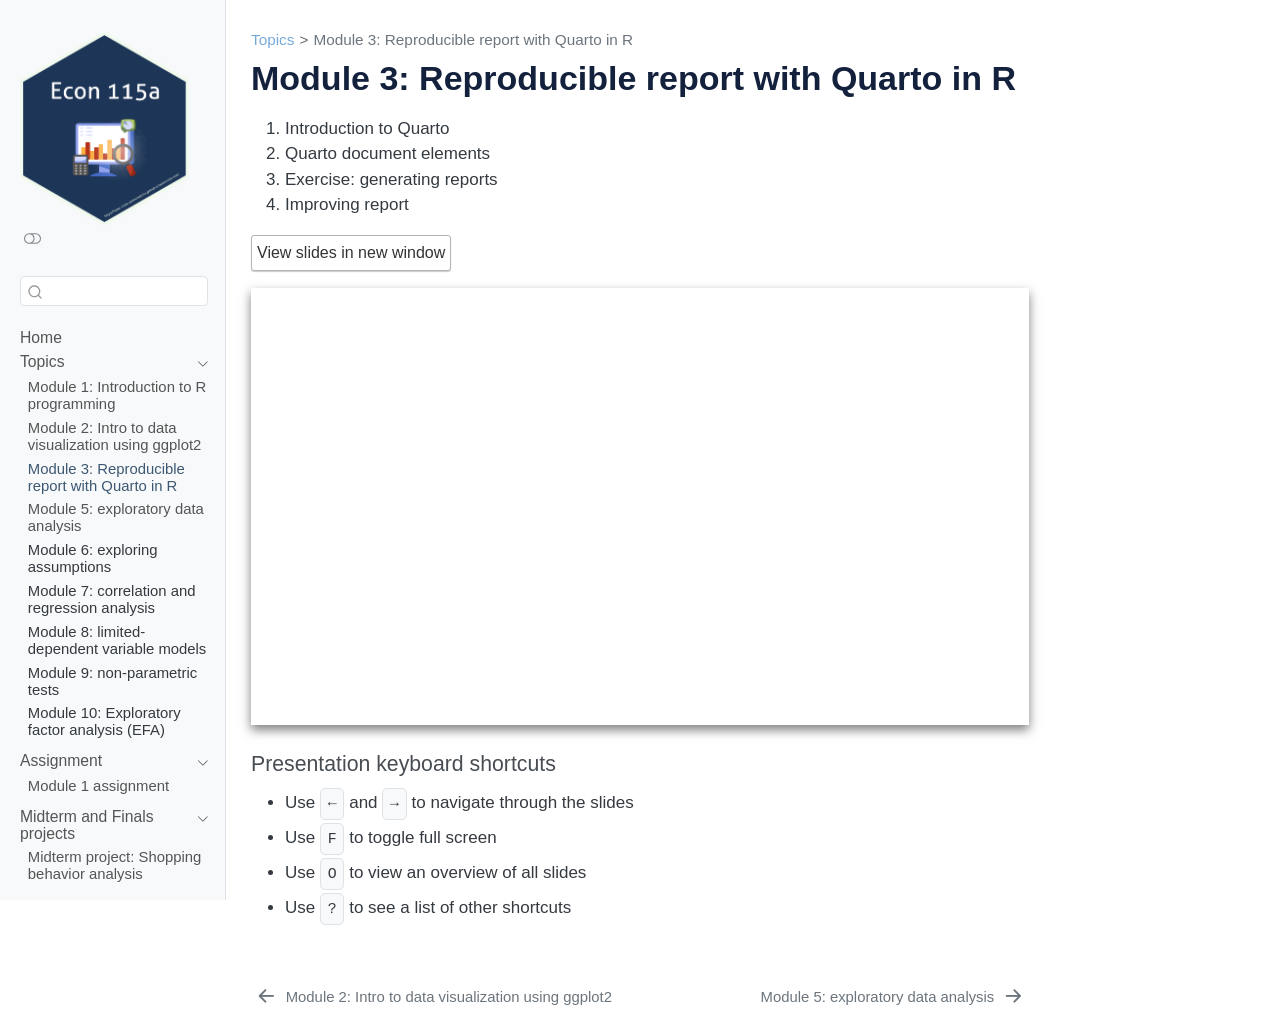
<file: docs/m3-reproducible-quarto.html>
<!DOCTYPE html>
<html xmlns="http://www.w3.org/1999/xhtml" lang="en" xml:lang="en"><head>

<meta charset="utf-8">
<meta name="generator" content="quarto-1.7.32">

<meta name="viewport" content="width=device-width, initial-scale=1.0, user-scalable=yes">


<title>Module 3: Reproducible report with Quarto in R – Econ115a lab</title>
<style>
code{white-space: pre-wrap;}
span.smallcaps{font-variant: small-caps;}
div.columns{display: flex; gap: min(4vw, 1.5em);}
div.column{flex: auto; overflow-x: auto;}
div.hanging-indent{margin-left: 1.5em; text-indent: -1.5em;}
ul.task-list{list-style: none;}
ul.task-list li input[type="checkbox"] {
  width: 0.8em;
  margin: 0 0.8em 0.2em -1em; /* quarto-specific, see https://github.com/quarto-dev/quarto-cli/issues/4556 */ 
  vertical-align: middle;
}
</style>


<script src="site_libs/quarto-nav/quarto-nav.js"></script>
<script src="site_libs/clipboard/clipboard.min.js"></script>
<script src="site_libs/quarto-search/autocomplete.umd.js"></script>
<script src="site_libs/quarto-search/fuse.min.js"></script>
<script src="site_libs/quarto-search/quarto-search.js"></script>
<meta name="quarto:offset" content="./">
<link href="./m5-exploratory-data-analysis.html" rel="next">
<link href="./m2-intro-data-viz-ggplot.html" rel="prev">
<link href="./plot/econ115a-hex-logo.png" rel="icon" type="image/png">
<script src="site_libs/quarto-html/quarto.js" type="module"></script>
<script src="site_libs/quarto-html/tabsets/tabsets.js" type="module"></script>
<script src="site_libs/quarto-html/popper.min.js"></script>
<script src="site_libs/quarto-html/tippy.umd.min.js"></script>
<script src="site_libs/quarto-html/anchor.min.js"></script>
<link href="site_libs/quarto-html/tippy.css" rel="stylesheet">
<link href="site_libs/quarto-html/quarto-syntax-highlighting-37eea08aefeeee20ff55810ff984fec1.css" rel="stylesheet" class="quarto-color-scheme" id="quarto-text-highlighting-styles">
<link href="site_libs/quarto-html/quarto-syntax-highlighting-dark-2fef5ea3f8957b3e4ecc936fc74692ca.css" rel="stylesheet" class="quarto-color-scheme quarto-color-alternate" id="quarto-text-highlighting-styles">
<link href="site_libs/quarto-html/quarto-syntax-highlighting-37eea08aefeeee20ff55810ff984fec1.css" rel="stylesheet" class="quarto-color-scheme-extra" id="quarto-text-highlighting-styles">
<script src="site_libs/bootstrap/bootstrap.min.js"></script>
<link href="site_libs/bootstrap/bootstrap-icons.css" rel="stylesheet">
<link href="site_libs/bootstrap/bootstrap-9d32788644010c1177e19e481e8179ed.min.css" rel="stylesheet" append-hash="true" class="quarto-color-scheme" id="quarto-bootstrap" data-mode="light">
<link href="site_libs/bootstrap/bootstrap-dark-8991eacc4a55f1385cc4d996f833627e.min.css" rel="stylesheet" append-hash="true" class="quarto-color-scheme quarto-color-alternate" id="quarto-bootstrap" data-mode="dark">
<link href="site_libs/bootstrap/bootstrap-9d32788644010c1177e19e481e8179ed.min.css" rel="stylesheet" append-hash="true" class="quarto-color-scheme-extra" id="quarto-bootstrap" data-mode="light">
<script id="quarto-search-options" type="application/json">{
  "location": "sidebar",
  "copy-button": false,
  "collapse-after": 3,
  "panel-placement": "start",
  "type": "textbox",
  "limit": 50,
  "keyboard-shortcut": [
    "f",
    "/",
    "s"
  ],
  "show-item-context": false,
  "language": {
    "search-no-results-text": "No results",
    "search-matching-documents-text": "matching documents",
    "search-copy-link-title": "Copy link to search",
    "search-hide-matches-text": "Hide additional matches",
    "search-more-match-text": "more match in this document",
    "search-more-matches-text": "more matches in this document",
    "search-clear-button-title": "Clear",
    "search-text-placeholder": "",
    "search-detached-cancel-button-title": "Cancel",
    "search-submit-button-title": "Submit",
    "search-label": "Search"
  }
}</script>


</head>

<body class="nav-sidebar docked quarto-light"><script id="quarto-html-before-body" type="application/javascript">
    const toggleBodyColorMode = (bsSheetEl) => {
      const mode = bsSheetEl.getAttribute("data-mode");
      const bodyEl = window.document.querySelector("body");
      if (mode === "dark") {
        bodyEl.classList.add("quarto-dark");
        bodyEl.classList.remove("quarto-light");
      } else {
        bodyEl.classList.add("quarto-light");
        bodyEl.classList.remove("quarto-dark");
      }
    }
    const toggleBodyColorPrimary = () => {
      const bsSheetEl = window.document.querySelector("link#quarto-bootstrap:not([rel=disabled-stylesheet])");
      if (bsSheetEl) {
        toggleBodyColorMode(bsSheetEl);
      }
    }
    const setColorSchemeToggle = (alternate) => {
      const toggles = window.document.querySelectorAll('.quarto-color-scheme-toggle');
      for (let i=0; i < toggles.length; i++) {
        const toggle = toggles[i];
        if (toggle) {
          if (alternate) {
            toggle.classList.add("alternate");
          } else {
            toggle.classList.remove("alternate");
          }
        }
      }
    };
    const toggleColorMode = (alternate) => {
      // Switch the stylesheets
      const primaryStylesheets = window.document.querySelectorAll('link.quarto-color-scheme:not(.quarto-color-alternate)');
      const alternateStylesheets = window.document.querySelectorAll('link.quarto-color-scheme.quarto-color-alternate');
      manageTransitions('#quarto-margin-sidebar .nav-link', false);
      if (alternate) {
        // note: dark is layered on light, we don't disable primary!
        enableStylesheet(alternateStylesheets);
        for (const sheetNode of alternateStylesheets) {
          if (sheetNode.id === "quarto-bootstrap") {
            toggleBodyColorMode(sheetNode);
          }
        }
      } else {
        disableStylesheet(alternateStylesheets);
        enableStylesheet(primaryStylesheets)
        toggleBodyColorPrimary();
      }
      manageTransitions('#quarto-margin-sidebar .nav-link', true);
      // Switch the toggles
      setColorSchemeToggle(alternate)
      // Hack to workaround the fact that safari doesn't
      // properly recolor the scrollbar when toggling (#1455)
      if (navigator.userAgent.indexOf('Safari') > 0 && navigator.userAgent.indexOf('Chrome') == -1) {
        manageTransitions("body", false);
        window.scrollTo(0, 1);
        setTimeout(() => {
          window.scrollTo(0, 0);
          manageTransitions("body", true);
        }, 40);
      }
    }
    const disableStylesheet = (stylesheets) => {
      for (let i=0; i < stylesheets.length; i++) {
        const stylesheet = stylesheets[i];
        stylesheet.rel = 'disabled-stylesheet';
      }
    }
    const enableStylesheet = (stylesheets) => {
      for (let i=0; i < stylesheets.length; i++) {
        const stylesheet = stylesheets[i];
        if(stylesheet.rel !== 'stylesheet') { // for Chrome, which will still FOUC without this check
          stylesheet.rel = 'stylesheet';
        }
      }
    }
    const manageTransitions = (selector, allowTransitions) => {
      const els = window.document.querySelectorAll(selector);
      for (let i=0; i < els.length; i++) {
        const el = els[i];
        if (allowTransitions) {
          el.classList.remove('notransition');
        } else {
          el.classList.add('notransition');
        }
      }
    }
    const isFileUrl = () => {
      return window.location.protocol === 'file:';
    }
    const hasAlternateSentinel = () => {
      let styleSentinel = getColorSchemeSentinel();
      if (styleSentinel !== null) {
        return styleSentinel === "alternate";
      } else {
        return false;
      }
    }
    const setStyleSentinel = (alternate) => {
      const value = alternate ? "alternate" : "default";
      if (!isFileUrl()) {
        window.localStorage.setItem("quarto-color-scheme", value);
      } else {
        localAlternateSentinel = value;
      }
    }
    const getColorSchemeSentinel = () => {
      if (!isFileUrl()) {
        const storageValue = window.localStorage.getItem("quarto-color-scheme");
        return storageValue != null ? storageValue : localAlternateSentinel;
      } else {
        return localAlternateSentinel;
      }
    }
    const toggleGiscusIfUsed = (isAlternate, darkModeDefault) => {
      const baseTheme = document.querySelector('#giscus-base-theme')?.value ?? 'light';
      const alternateTheme = document.querySelector('#giscus-alt-theme')?.value ?? 'dark';
      let newTheme = '';
      if(authorPrefersDark) {
        newTheme = isAlternate ? baseTheme : alternateTheme;
      } else {
        newTheme = isAlternate ? alternateTheme : baseTheme;
      }
      const changeGiscusTheme = () => {
        // From: https://github.com/giscus/giscus/issues/336
        const sendMessage = (message) => {
          const iframe = document.querySelector('iframe.giscus-frame');
          if (!iframe) return;
          iframe.contentWindow.postMessage({ giscus: message }, 'https://giscus.app');
        }
        sendMessage({
          setConfig: {
            theme: newTheme
          }
        });
      }
      const isGiscussLoaded = window.document.querySelector('iframe.giscus-frame') !== null;
      if (isGiscussLoaded) {
        changeGiscusTheme();
      }
    };
    const authorPrefersDark = false;
    const darkModeDefault = authorPrefersDark;
      document.querySelector('link#quarto-text-highlighting-styles.quarto-color-scheme-extra').rel = 'disabled-stylesheet';
      document.querySelector('link#quarto-bootstrap.quarto-color-scheme-extra').rel = 'disabled-stylesheet';
    let localAlternateSentinel = darkModeDefault ? 'alternate' : 'default';
    // Dark / light mode switch
    window.quartoToggleColorScheme = () => {
      // Read the current dark / light value
      let toAlternate = !hasAlternateSentinel();
      toggleColorMode(toAlternate);
      setStyleSentinel(toAlternate);
      toggleGiscusIfUsed(toAlternate, darkModeDefault);
      window.dispatchEvent(new Event('resize'));
    };
    // Switch to dark mode if need be
    if (hasAlternateSentinel()) {
      toggleColorMode(true);
    } else {
      toggleColorMode(false);
    }
  </script>

<div id="quarto-search-results"></div>
  <header id="quarto-header" class="headroom fixed-top">
  <nav class="quarto-secondary-nav">
    <div class="container-fluid d-flex">
      <button type="button" class="quarto-btn-toggle btn" data-bs-toggle="collapse" role="button" data-bs-target=".quarto-sidebar-collapse-item" aria-controls="quarto-sidebar" aria-expanded="false" aria-label="Toggle sidebar navigation" onclick="if (window.quartoToggleHeadroom) { window.quartoToggleHeadroom(); }">
        <i class="bi bi-layout-text-sidebar-reverse"></i>
      </button>
        <nav class="quarto-page-breadcrumbs" aria-label="breadcrumb"><ol class="breadcrumb"><li class="breadcrumb-item"><a href="./m1-intro-r.html">Topics</a></li><li class="breadcrumb-item"><a href="./m3-reproducible-quarto.html">Module 3: Reproducible report with Quarto in R</a></li></ol></nav>
        <a class="flex-grow-1" role="navigation" data-bs-toggle="collapse" data-bs-target=".quarto-sidebar-collapse-item" aria-controls="quarto-sidebar" aria-expanded="false" aria-label="Toggle sidebar navigation" onclick="if (window.quartoToggleHeadroom) { window.quartoToggleHeadroom(); }">      
        </a>
      <button type="button" class="btn quarto-search-button" aria-label="Search" onclick="window.quartoOpenSearch();">
        <i class="bi bi-search"></i>
      </button>
    </div>
  </nav>
</header>
<!-- content -->
<div id="quarto-content" class="quarto-container page-columns page-rows-contents page-layout-article">
<!-- sidebar -->
  <nav id="quarto-sidebar" class="sidebar collapse collapse-horizontal quarto-sidebar-collapse-item sidebar-navigation docked overflow-auto">
    <div class="pt-lg-2 mt-2 text-left sidebar-header">
      <a href="./index.html" class="sidebar-logo-link">
      <img src="./plot/econ115a-hex-logo.png" alt="" class="sidebar-logo py-0 d-lg-inline d-none">
      </a>
      <div class="sidebar-tools-main">
  <a href="" class="quarto-color-scheme-toggle quarto-navigation-tool  px-1" onclick="window.quartoToggleColorScheme(); return false;" title="Toggle dark mode"><i class="bi"></i></a>
</div>
      </div>
        <div class="mt-2 flex-shrink-0 align-items-center">
        <div class="sidebar-search">
        <div id="quarto-search" class="" title="Search"></div>
        </div>
        </div>
    <div class="sidebar-menu-container"> 
    <ul class="list-unstyled mt-1">
        <li class="sidebar-item">
  <div class="sidebar-item-container"> 
  <a href="./index.html" class="sidebar-item-text sidebar-link">
 <span class="menu-text">Home</span></a>
  </div>
</li>
        <li class="sidebar-item sidebar-item-section">
      <div class="sidebar-item-container"> 
            <a class="sidebar-item-text sidebar-link text-start" data-bs-toggle="collapse" data-bs-target="#quarto-sidebar-section-1" role="navigation" aria-expanded="true">
 <span class="menu-text">Topics</span></a>
          <a class="sidebar-item-toggle text-start" data-bs-toggle="collapse" data-bs-target="#quarto-sidebar-section-1" role="navigation" aria-expanded="true" aria-label="Toggle section">
            <i class="bi bi-chevron-right ms-2"></i>
          </a> 
      </div>
      <ul id="quarto-sidebar-section-1" class="collapse list-unstyled sidebar-section depth1 show">  
          <li class="sidebar-item">
  <div class="sidebar-item-container"> 
  <a href="./m1-intro-r.html" class="sidebar-item-text sidebar-link">
 <span class="menu-text">Module 1: Introduction to R programming</span></a>
  </div>
</li>
          <li class="sidebar-item">
  <div class="sidebar-item-container"> 
  <a href="./m2-intro-data-viz-ggplot.html" class="sidebar-item-text sidebar-link">
 <span class="menu-text">Module 2: Intro to data visualization using ggplot2</span></a>
  </div>
</li>
          <li class="sidebar-item">
  <div class="sidebar-item-container"> 
  <a href="./m3-reproducible-quarto.html" class="sidebar-item-text sidebar-link active">
 <span class="menu-text">Module 3: Reproducible report with Quarto in R</span></a>
  </div>
</li>
          <li class="sidebar-item">
  <div class="sidebar-item-container"> 
  <a href="./m5-exploratory-data-analysis.html" class="sidebar-item-text sidebar-link">
 <span class="menu-text">Module 5: exploratory data analysis</span></a>
  </div>
</li>
          <li class="sidebar-item">
 <span class="menu-text">Module 6: exploring assumptions</span>
  </li>
          <li class="sidebar-item">
 <span class="menu-text">Module 7: correlation and regression analysis</span>
  </li>
          <li class="sidebar-item">
 <span class="menu-text">Module 8: limited-dependent variable models</span>
  </li>
          <li class="sidebar-item">
 <span class="menu-text">Module 9: non-parametric tests</span>
  </li>
          <li class="sidebar-item">
 <span class="menu-text">Module 10: Exploratory factor analysis (EFA)</span>
  </li>
      </ul>
  </li>
        <li class="sidebar-item sidebar-item-section">
      <div class="sidebar-item-container"> 
            <a class="sidebar-item-text sidebar-link text-start" data-bs-toggle="collapse" data-bs-target="#quarto-sidebar-section-2" role="navigation" aria-expanded="true">
 <span class="menu-text">Assignment</span></a>
          <a class="sidebar-item-toggle text-start" data-bs-toggle="collapse" data-bs-target="#quarto-sidebar-section-2" role="navigation" aria-expanded="true" aria-label="Toggle section">
            <i class="bi bi-chevron-right ms-2"></i>
          </a> 
      </div>
      <ul id="quarto-sidebar-section-2" class="collapse list-unstyled sidebar-section depth1 show">  
          <li class="sidebar-item">
  <div class="sidebar-item-container"> 
  <a href="./01-assignment1-coffee-sales.html" class="sidebar-item-text sidebar-link">
 <span class="menu-text">Module 1 assignment</span></a>
  </div>
</li>
      </ul>
  </li>
        <li class="sidebar-item sidebar-item-section">
      <div class="sidebar-item-container"> 
            <a class="sidebar-item-text sidebar-link text-start" data-bs-toggle="collapse" data-bs-target="#quarto-sidebar-section-3" role="navigation" aria-expanded="true">
 <span class="menu-text">Midterm and Finals projects</span></a>
          <a class="sidebar-item-toggle text-start" data-bs-toggle="collapse" data-bs-target="#quarto-sidebar-section-3" role="navigation" aria-expanded="true" aria-label="Toggle section">
            <i class="bi bi-chevron-right ms-2"></i>
          </a> 
      </div>
      <ul id="quarto-sidebar-section-3" class="collapse list-unstyled sidebar-section depth1 show">  
          <li class="sidebar-item">
  <div class="sidebar-item-container"> 
  <a href="./term-01-midterm-project.html" class="sidebar-item-text sidebar-link">
 <span class="menu-text">Midterm project: Shopping behavior analysis</span></a>
  </div>
</li>
      </ul>
  </li>
    </ul>
    </div>
</nav>
<div id="quarto-sidebar-glass" class="quarto-sidebar-collapse-item" data-bs-toggle="collapse" data-bs-target=".quarto-sidebar-collapse-item"></div>
<!-- margin-sidebar -->
    <div id="quarto-margin-sidebar" class="sidebar margin-sidebar zindex-bottom">
        
    </div>
<!-- main -->
<main class="content" id="quarto-document-content">


<header id="title-block-header" class="quarto-title-block default"><nav class="quarto-page-breadcrumbs quarto-title-breadcrumbs d-none d-lg-block" aria-label="breadcrumb"><ol class="breadcrumb"><li class="breadcrumb-item"><a href="./m1-intro-r.html">Topics</a></li><li class="breadcrumb-item"><a href="./m3-reproducible-quarto.html">Module 3: Reproducible report with Quarto in R</a></li></ol></nav>
<div class="quarto-title">
<h1 class="title">Module 3: Reproducible report with Quarto in R</h1>
</div>



<div class="quarto-title-meta">

    
  
    
  </div>
  


</header>


<ol type="1">
<li>Introduction to Quarto</li>
<li>Quarto document elements</li>
<li>Exercise: generating reports</li>
<li>Improving report</li>
</ol>
<p><a href="https://econ-115a-econometrics.github.io/econ115a-lectures/m3-reproducible-report" target="_blank" class="btn-slides">View slides in new window</a></p>
<div class="box" style="padding-bottom:56.25%; position:relative; display:block; width: 100%">
<iframe width="100%" height="100%" src="https://econ-115a-econometrics.github.io/econ115a-lectures/m3-reproducible-report" frameborder="0" allowfullscreen="" style="position:absolute; top:0; left: 0">
</iframe>
</div>
<section id="presentation-keyboard-shortcuts" class="level4">
<h4 class="anchored" data-anchor-id="presentation-keyboard-shortcuts">Presentation keyboard shortcuts</h4>
<div class="text-line-space">
<ul>
<li>
Use <kbd>←</kbd> and <kbd>→</kbd> to navigate through the slides
</li>
<li>
Use <kbd>F</kbd> to toggle full screen
</li>
<li>
Use <kbd>O</kbd> to view an overview of all slides
</li>
<li>
Use <kbd>?</kbd> to see a list of other shortcuts
</li>
</ul>
</div>


</section>

</main> <!-- /main -->
<script id="quarto-html-after-body" type="application/javascript">
  window.document.addEventListener("DOMContentLoaded", function (event) {
    // Ensure there is a toggle, if there isn't float one in the top right
    if (window.document.querySelector('.quarto-color-scheme-toggle') === null) {
      const a = window.document.createElement('a');
      a.classList.add('top-right');
      a.classList.add('quarto-color-scheme-toggle');
      a.href = "";
      a.onclick = function() { try { window.quartoToggleColorScheme(); } catch {} return false; };
      const i = window.document.createElement("i");
      i.classList.add('bi');
      a.appendChild(i);
      window.document.body.appendChild(a);
    }
    setColorSchemeToggle(hasAlternateSentinel())
    const icon = "";
    const anchorJS = new window.AnchorJS();
    anchorJS.options = {
      placement: 'right',
      icon: icon
    };
    anchorJS.add('.anchored');
    const isCodeAnnotation = (el) => {
      for (const clz of el.classList) {
        if (clz.startsWith('code-annotation-')) {                     
          return true;
        }
      }
      return false;
    }
    const onCopySuccess = function(e) {
      // button target
      const button = e.trigger;
      // don't keep focus
      button.blur();
      // flash "checked"
      button.classList.add('code-copy-button-checked');
      var currentTitle = button.getAttribute("title");
      button.setAttribute("title", "Copied!");
      let tooltip;
      if (window.bootstrap) {
        button.setAttribute("data-bs-toggle", "tooltip");
        button.setAttribute("data-bs-placement", "left");
        button.setAttribute("data-bs-title", "Copied!");
        tooltip = new bootstrap.Tooltip(button, 
          { trigger: "manual", 
            customClass: "code-copy-button-tooltip",
            offset: [0, -8]});
        tooltip.show();    
      }
      setTimeout(function() {
        if (tooltip) {
          tooltip.hide();
          button.removeAttribute("data-bs-title");
          button.removeAttribute("data-bs-toggle");
          button.removeAttribute("data-bs-placement");
        }
        button.setAttribute("title", currentTitle);
        button.classList.remove('code-copy-button-checked');
      }, 1000);
      // clear code selection
      e.clearSelection();
    }
    const getTextToCopy = function(trigger) {
        const codeEl = trigger.previousElementSibling.cloneNode(true);
        for (const childEl of codeEl.children) {
          if (isCodeAnnotation(childEl)) {
            childEl.remove();
          }
        }
        return codeEl.innerText;
    }
    const clipboard = new window.ClipboardJS('.code-copy-button:not([data-in-quarto-modal])', {
      text: getTextToCopy
    });
    clipboard.on('success', onCopySuccess);
    if (window.document.getElementById('quarto-embedded-source-code-modal')) {
      const clipboardModal = new window.ClipboardJS('.code-copy-button[data-in-quarto-modal]', {
        text: getTextToCopy,
        container: window.document.getElementById('quarto-embedded-source-code-modal')
      });
      clipboardModal.on('success', onCopySuccess);
    }
      var localhostRegex = new RegExp(/^(?:http|https):\/\/localhost\:?[0-9]*\//);
      var mailtoRegex = new RegExp(/^mailto:/);
        var filterRegex = new RegExp("https:\/\/econ-115a-econometrics\.github\.io\/econ115a-lab-site\/");
      var isInternal = (href) => {
          return filterRegex.test(href) || localhostRegex.test(href) || mailtoRegex.test(href);
      }
      // Inspect non-navigation links and adorn them if external
     var links = window.document.querySelectorAll('a[href]:not(.nav-link):not(.navbar-brand):not(.toc-action):not(.sidebar-link):not(.sidebar-item-toggle):not(.pagination-link):not(.no-external):not([aria-hidden]):not(.dropdown-item):not(.quarto-navigation-tool):not(.about-link)');
      for (var i=0; i<links.length; i++) {
        const link = links[i];
        if (!isInternal(link.href)) {
          // undo the damage that might have been done by quarto-nav.js in the case of
          // links that we want to consider external
          if (link.dataset.originalHref !== undefined) {
            link.href = link.dataset.originalHref;
          }
        }
      }
    function tippyHover(el, contentFn, onTriggerFn, onUntriggerFn) {
      const config = {
        allowHTML: true,
        maxWidth: 500,
        delay: 100,
        arrow: false,
        appendTo: function(el) {
            return el.parentElement;
        },
        interactive: true,
        interactiveBorder: 10,
        theme: 'quarto',
        placement: 'bottom-start',
      };
      if (contentFn) {
        config.content = contentFn;
      }
      if (onTriggerFn) {
        config.onTrigger = onTriggerFn;
      }
      if (onUntriggerFn) {
        config.onUntrigger = onUntriggerFn;
      }
      window.tippy(el, config); 
    }
    const noterefs = window.document.querySelectorAll('a[role="doc-noteref"]');
    for (var i=0; i<noterefs.length; i++) {
      const ref = noterefs[i];
      tippyHover(ref, function() {
        // use id or data attribute instead here
        let href = ref.getAttribute('data-footnote-href') || ref.getAttribute('href');
        try { href = new URL(href).hash; } catch {}
        const id = href.replace(/^#\/?/, "");
        const note = window.document.getElementById(id);
        if (note) {
          return note.innerHTML;
        } else {
          return "";
        }
      });
    }
    const xrefs = window.document.querySelectorAll('a.quarto-xref');
    const processXRef = (id, note) => {
      // Strip column container classes
      const stripColumnClz = (el) => {
        el.classList.remove("page-full", "page-columns");
        if (el.children) {
          for (const child of el.children) {
            stripColumnClz(child);
          }
        }
      }
      stripColumnClz(note)
      if (id === null || id.startsWith('sec-')) {
        // Special case sections, only their first couple elements
        const container = document.createElement("div");
        if (note.children && note.children.length > 2) {
          container.appendChild(note.children[0].cloneNode(true));
          for (let i = 1; i < note.children.length; i++) {
            const child = note.children[i];
            if (child.tagName === "P" && child.innerText === "") {
              continue;
            } else {
              container.appendChild(child.cloneNode(true));
              break;
            }
          }
          if (window.Quarto?.typesetMath) {
            window.Quarto.typesetMath(container);
          }
          return container.innerHTML
        } else {
          if (window.Quarto?.typesetMath) {
            window.Quarto.typesetMath(note);
          }
          return note.innerHTML;
        }
      } else {
        // Remove any anchor links if they are present
        const anchorLink = note.querySelector('a.anchorjs-link');
        if (anchorLink) {
          anchorLink.remove();
        }
        if (window.Quarto?.typesetMath) {
          window.Quarto.typesetMath(note);
        }
        if (note.classList.contains("callout")) {
          return note.outerHTML;
        } else {
          return note.innerHTML;
        }
      }
    }
    for (var i=0; i<xrefs.length; i++) {
      const xref = xrefs[i];
      tippyHover(xref, undefined, function(instance) {
        instance.disable();
        let url = xref.getAttribute('href');
        let hash = undefined; 
        if (url.startsWith('#')) {
          hash = url;
        } else {
          try { hash = new URL(url).hash; } catch {}
        }
        if (hash) {
          const id = hash.replace(/^#\/?/, "");
          const note = window.document.getElementById(id);
          if (note !== null) {
            try {
              const html = processXRef(id, note.cloneNode(true));
              instance.setContent(html);
            } finally {
              instance.enable();
              instance.show();
            }
          } else {
            // See if we can fetch this
            fetch(url.split('#')[0])
            .then(res => res.text())
            .then(html => {
              const parser = new DOMParser();
              const htmlDoc = parser.parseFromString(html, "text/html");
              const note = htmlDoc.getElementById(id);
              if (note !== null) {
                const html = processXRef(id, note);
                instance.setContent(html);
              } 
            }).finally(() => {
              instance.enable();
              instance.show();
            });
          }
        } else {
          // See if we can fetch a full url (with no hash to target)
          // This is a special case and we should probably do some content thinning / targeting
          fetch(url)
          .then(res => res.text())
          .then(html => {
            const parser = new DOMParser();
            const htmlDoc = parser.parseFromString(html, "text/html");
            const note = htmlDoc.querySelector('main.content');
            if (note !== null) {
              // This should only happen for chapter cross references
              // (since there is no id in the URL)
              // remove the first header
              if (note.children.length > 0 && note.children[0].tagName === "HEADER") {
                note.children[0].remove();
              }
              const html = processXRef(null, note);
              instance.setContent(html);
            } 
          }).finally(() => {
            instance.enable();
            instance.show();
          });
        }
      }, function(instance) {
      });
    }
        let selectedAnnoteEl;
        const selectorForAnnotation = ( cell, annotation) => {
          let cellAttr = 'data-code-cell="' + cell + '"';
          let lineAttr = 'data-code-annotation="' +  annotation + '"';
          const selector = 'span[' + cellAttr + '][' + lineAttr + ']';
          return selector;
        }
        const selectCodeLines = (annoteEl) => {
          const doc = window.document;
          const targetCell = annoteEl.getAttribute("data-target-cell");
          const targetAnnotation = annoteEl.getAttribute("data-target-annotation");
          const annoteSpan = window.document.querySelector(selectorForAnnotation(targetCell, targetAnnotation));
          const lines = annoteSpan.getAttribute("data-code-lines").split(",");
          const lineIds = lines.map((line) => {
            return targetCell + "-" + line;
          })
          let top = null;
          let height = null;
          let parent = null;
          if (lineIds.length > 0) {
              //compute the position of the single el (top and bottom and make a div)
              const el = window.document.getElementById(lineIds[0]);
              top = el.offsetTop;
              height = el.offsetHeight;
              parent = el.parentElement.parentElement;
            if (lineIds.length > 1) {
              const lastEl = window.document.getElementById(lineIds[lineIds.length - 1]);
              const bottom = lastEl.offsetTop + lastEl.offsetHeight;
              height = bottom - top;
            }
            if (top !== null && height !== null && parent !== null) {
              // cook up a div (if necessary) and position it 
              let div = window.document.getElementById("code-annotation-line-highlight");
              if (div === null) {
                div = window.document.createElement("div");
                div.setAttribute("id", "code-annotation-line-highlight");
                div.style.position = 'absolute';
                parent.appendChild(div);
              }
              div.style.top = top - 2 + "px";
              div.style.height = height + 4 + "px";
              div.style.left = 0;
              let gutterDiv = window.document.getElementById("code-annotation-line-highlight-gutter");
              if (gutterDiv === null) {
                gutterDiv = window.document.createElement("div");
                gutterDiv.setAttribute("id", "code-annotation-line-highlight-gutter");
                gutterDiv.style.position = 'absolute';
                const codeCell = window.document.getElementById(targetCell);
                const gutter = codeCell.querySelector('.code-annotation-gutter');
                gutter.appendChild(gutterDiv);
              }
              gutterDiv.style.top = top - 2 + "px";
              gutterDiv.style.height = height + 4 + "px";
            }
            selectedAnnoteEl = annoteEl;
          }
        };
        const unselectCodeLines = () => {
          const elementsIds = ["code-annotation-line-highlight", "code-annotation-line-highlight-gutter"];
          elementsIds.forEach((elId) => {
            const div = window.document.getElementById(elId);
            if (div) {
              div.remove();
            }
          });
          selectedAnnoteEl = undefined;
        };
          // Handle positioning of the toggle
      window.addEventListener(
        "resize",
        throttle(() => {
          elRect = undefined;
          if (selectedAnnoteEl) {
            selectCodeLines(selectedAnnoteEl);
          }
        }, 10)
      );
      function throttle(fn, ms) {
      let throttle = false;
      let timer;
        return (...args) => {
          if(!throttle) { // first call gets through
              fn.apply(this, args);
              throttle = true;
          } else { // all the others get throttled
              if(timer) clearTimeout(timer); // cancel #2
              timer = setTimeout(() => {
                fn.apply(this, args);
                timer = throttle = false;
              }, ms);
          }
        };
      }
        // Attach click handler to the DT
        const annoteDls = window.document.querySelectorAll('dt[data-target-cell]');
        for (const annoteDlNode of annoteDls) {
          annoteDlNode.addEventListener('click', (event) => {
            const clickedEl = event.target;
            if (clickedEl !== selectedAnnoteEl) {
              unselectCodeLines();
              const activeEl = window.document.querySelector('dt[data-target-cell].code-annotation-active');
              if (activeEl) {
                activeEl.classList.remove('code-annotation-active');
              }
              selectCodeLines(clickedEl);
              clickedEl.classList.add('code-annotation-active');
            } else {
              // Unselect the line
              unselectCodeLines();
              clickedEl.classList.remove('code-annotation-active');
            }
          });
        }
    const findCites = (el) => {
      const parentEl = el.parentElement;
      if (parentEl) {
        const cites = parentEl.dataset.cites;
        if (cites) {
          return {
            el,
            cites: cites.split(' ')
          };
        } else {
          return findCites(el.parentElement)
        }
      } else {
        return undefined;
      }
    };
    var bibliorefs = window.document.querySelectorAll('a[role="doc-biblioref"]');
    for (var i=0; i<bibliorefs.length; i++) {
      const ref = bibliorefs[i];
      const citeInfo = findCites(ref);
      if (citeInfo) {
        tippyHover(citeInfo.el, function() {
          var popup = window.document.createElement('div');
          citeInfo.cites.forEach(function(cite) {
            var citeDiv = window.document.createElement('div');
            citeDiv.classList.add('hanging-indent');
            citeDiv.classList.add('csl-entry');
            var biblioDiv = window.document.getElementById('ref-' + cite);
            if (biblioDiv) {
              citeDiv.innerHTML = biblioDiv.innerHTML;
            }
            popup.appendChild(citeDiv);
          });
          return popup.innerHTML;
        });
      }
    }
  });
  </script>
<nav class="page-navigation">
  <div class="nav-page nav-page-previous">
      <a href="./m2-intro-data-viz-ggplot.html" class="pagination-link" aria-label="Module 2: Intro to data visualization using ggplot2">
        <i class="bi bi-arrow-left-short"></i> <span class="nav-page-text">Module 2: Intro to data visualization using ggplot2</span>
      </a>          
  </div>
  <div class="nav-page nav-page-next">
      <a href="./m5-exploratory-data-analysis.html" class="pagination-link" aria-label="Module 5: exploratory data analysis">
        <span class="nav-page-text">Module 5: exploratory data analysis</span> <i class="bi bi-arrow-right-short"></i>
      </a>
  </div>
</nav>
</div> <!-- /content -->




</body></html>
</file>
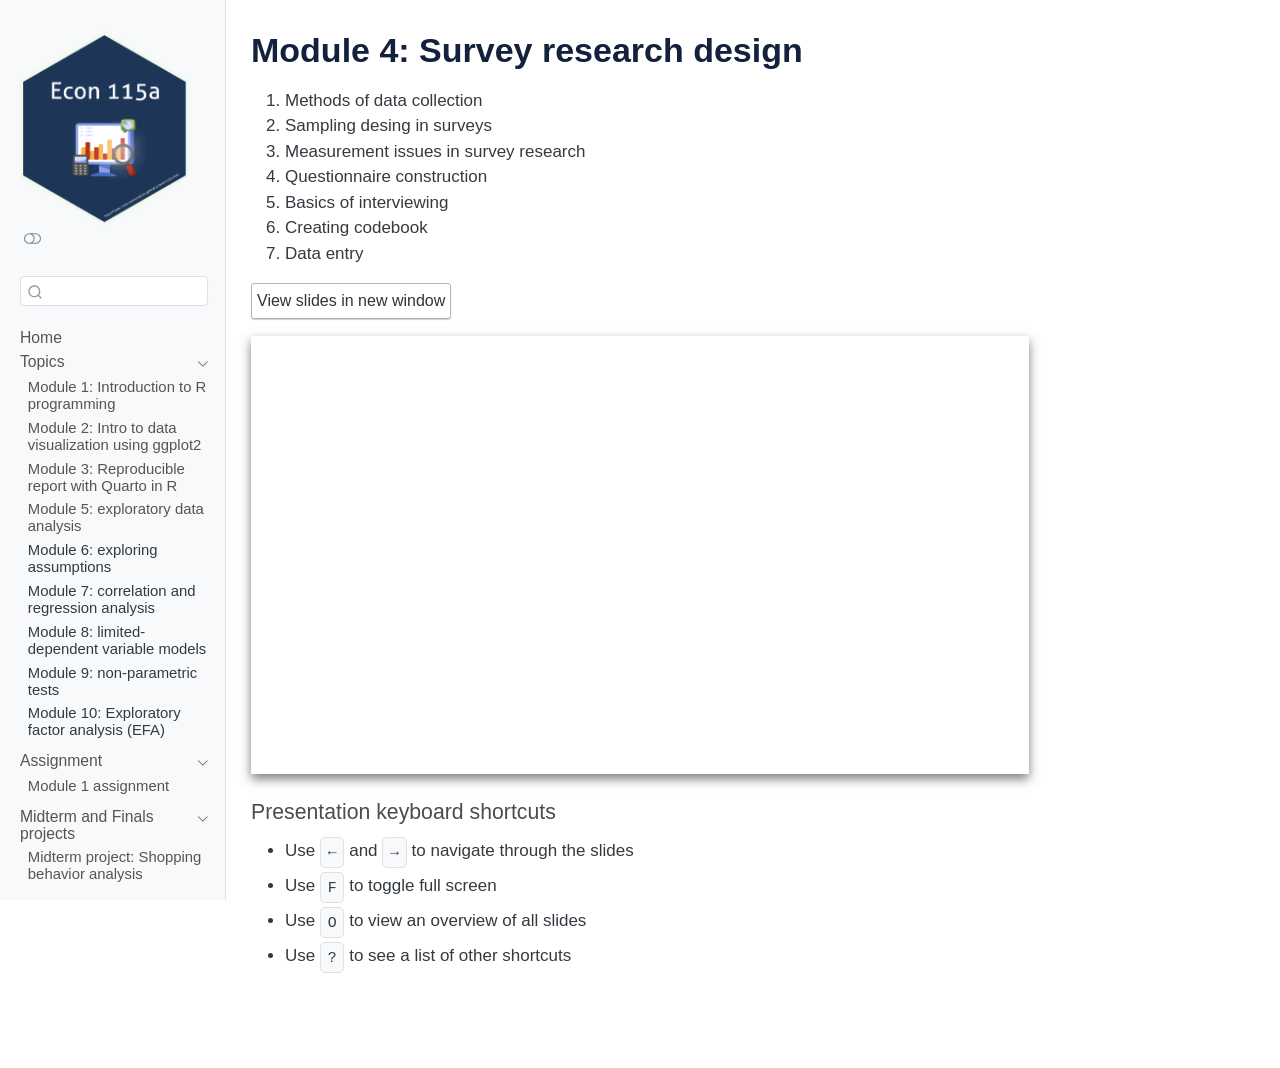
<file: docs/m4-survey-research-design.html>
<!DOCTYPE html>
<html xmlns="http://www.w3.org/1999/xhtml" lang="en" xml:lang="en"><head>

<meta charset="utf-8">
<meta name="generator" content="quarto-1.7.32">

<meta name="viewport" content="width=device-width, initial-scale=1.0, user-scalable=yes">


<title>Module 4: Survey research design – Econ115a lab</title>
<style>
code{white-space: pre-wrap;}
span.smallcaps{font-variant: small-caps;}
div.columns{display: flex; gap: min(4vw, 1.5em);}
div.column{flex: auto; overflow-x: auto;}
div.hanging-indent{margin-left: 1.5em; text-indent: -1.5em;}
ul.task-list{list-style: none;}
ul.task-list li input[type="checkbox"] {
  width: 0.8em;
  margin: 0 0.8em 0.2em -1em; /* quarto-specific, see https://github.com/quarto-dev/quarto-cli/issues/4556 */ 
  vertical-align: middle;
}
</style>


<script src="site_libs/quarto-nav/quarto-nav.js"></script>
<script src="site_libs/clipboard/clipboard.min.js"></script>
<script src="site_libs/quarto-search/autocomplete.umd.js"></script>
<script src="site_libs/quarto-search/fuse.min.js"></script>
<script src="site_libs/quarto-search/quarto-search.js"></script>
<meta name="quarto:offset" content="./">
<link href="./plot/econ115a-hex-logo.png" rel="icon" type="image/png">
<script src="site_libs/quarto-html/quarto.js" type="module"></script>
<script src="site_libs/quarto-html/tabsets/tabsets.js" type="module"></script>
<script src="site_libs/quarto-html/popper.min.js"></script>
<script src="site_libs/quarto-html/tippy.umd.min.js"></script>
<script src="site_libs/quarto-html/anchor.min.js"></script>
<link href="site_libs/quarto-html/tippy.css" rel="stylesheet">
<link href="site_libs/quarto-html/quarto-syntax-highlighting-37eea08aefeeee20ff55810ff984fec1.css" rel="stylesheet" class="quarto-color-scheme" id="quarto-text-highlighting-styles">
<link href="site_libs/quarto-html/quarto-syntax-highlighting-dark-2fef5ea3f8957b3e4ecc936fc74692ca.css" rel="stylesheet" class="quarto-color-scheme quarto-color-alternate" id="quarto-text-highlighting-styles">
<link href="site_libs/quarto-html/quarto-syntax-highlighting-37eea08aefeeee20ff55810ff984fec1.css" rel="stylesheet" class="quarto-color-scheme-extra" id="quarto-text-highlighting-styles">
<script src="site_libs/bootstrap/bootstrap.min.js"></script>
<link href="site_libs/bootstrap/bootstrap-icons.css" rel="stylesheet">
<link href="site_libs/bootstrap/bootstrap-9d32788644010c1177e19e481e8179ed.min.css" rel="stylesheet" append-hash="true" class="quarto-color-scheme" id="quarto-bootstrap" data-mode="light">
<link href="site_libs/bootstrap/bootstrap-dark-8991eacc4a55f1385cc4d996f833627e.min.css" rel="stylesheet" append-hash="true" class="quarto-color-scheme quarto-color-alternate" id="quarto-bootstrap" data-mode="dark">
<link href="site_libs/bootstrap/bootstrap-9d32788644010c1177e19e481e8179ed.min.css" rel="stylesheet" append-hash="true" class="quarto-color-scheme-extra" id="quarto-bootstrap" data-mode="light">
<script id="quarto-search-options" type="application/json">{
  "location": "sidebar",
  "copy-button": false,
  "collapse-after": 3,
  "panel-placement": "start",
  "type": "textbox",
  "limit": 50,
  "keyboard-shortcut": [
    "f",
    "/",
    "s"
  ],
  "show-item-context": false,
  "language": {
    "search-no-results-text": "No results",
    "search-matching-documents-text": "matching documents",
    "search-copy-link-title": "Copy link to search",
    "search-hide-matches-text": "Hide additional matches",
    "search-more-match-text": "more match in this document",
    "search-more-matches-text": "more matches in this document",
    "search-clear-button-title": "Clear",
    "search-text-placeholder": "",
    "search-detached-cancel-button-title": "Cancel",
    "search-submit-button-title": "Submit",
    "search-label": "Search"
  }
}</script>


</head>

<body class="nav-sidebar docked quarto-light"><script id="quarto-html-before-body" type="application/javascript">
    const toggleBodyColorMode = (bsSheetEl) => {
      const mode = bsSheetEl.getAttribute("data-mode");
      const bodyEl = window.document.querySelector("body");
      if (mode === "dark") {
        bodyEl.classList.add("quarto-dark");
        bodyEl.classList.remove("quarto-light");
      } else {
        bodyEl.classList.add("quarto-light");
        bodyEl.classList.remove("quarto-dark");
      }
    }
    const toggleBodyColorPrimary = () => {
      const bsSheetEl = window.document.querySelector("link#quarto-bootstrap:not([rel=disabled-stylesheet])");
      if (bsSheetEl) {
        toggleBodyColorMode(bsSheetEl);
      }
    }
    const setColorSchemeToggle = (alternate) => {
      const toggles = window.document.querySelectorAll('.quarto-color-scheme-toggle');
      for (let i=0; i < toggles.length; i++) {
        const toggle = toggles[i];
        if (toggle) {
          if (alternate) {
            toggle.classList.add("alternate");
          } else {
            toggle.classList.remove("alternate");
          }
        }
      }
    };
    const toggleColorMode = (alternate) => {
      // Switch the stylesheets
      const primaryStylesheets = window.document.querySelectorAll('link.quarto-color-scheme:not(.quarto-color-alternate)');
      const alternateStylesheets = window.document.querySelectorAll('link.quarto-color-scheme.quarto-color-alternate');
      manageTransitions('#quarto-margin-sidebar .nav-link', false);
      if (alternate) {
        // note: dark is layered on light, we don't disable primary!
        enableStylesheet(alternateStylesheets);
        for (const sheetNode of alternateStylesheets) {
          if (sheetNode.id === "quarto-bootstrap") {
            toggleBodyColorMode(sheetNode);
          }
        }
      } else {
        disableStylesheet(alternateStylesheets);
        enableStylesheet(primaryStylesheets)
        toggleBodyColorPrimary();
      }
      manageTransitions('#quarto-margin-sidebar .nav-link', true);
      // Switch the toggles
      setColorSchemeToggle(alternate)
      // Hack to workaround the fact that safari doesn't
      // properly recolor the scrollbar when toggling (#1455)
      if (navigator.userAgent.indexOf('Safari') > 0 && navigator.userAgent.indexOf('Chrome') == -1) {
        manageTransitions("body", false);
        window.scrollTo(0, 1);
        setTimeout(() => {
          window.scrollTo(0, 0);
          manageTransitions("body", true);
        }, 40);
      }
    }
    const disableStylesheet = (stylesheets) => {
      for (let i=0; i < stylesheets.length; i++) {
        const stylesheet = stylesheets[i];
        stylesheet.rel = 'disabled-stylesheet';
      }
    }
    const enableStylesheet = (stylesheets) => {
      for (let i=0; i < stylesheets.length; i++) {
        const stylesheet = stylesheets[i];
        if(stylesheet.rel !== 'stylesheet') { // for Chrome, which will still FOUC without this check
          stylesheet.rel = 'stylesheet';
        }
      }
    }
    const manageTransitions = (selector, allowTransitions) => {
      const els = window.document.querySelectorAll(selector);
      for (let i=0; i < els.length; i++) {
        const el = els[i];
        if (allowTransitions) {
          el.classList.remove('notransition');
        } else {
          el.classList.add('notransition');
        }
      }
    }
    const isFileUrl = () => {
      return window.location.protocol === 'file:';
    }
    const hasAlternateSentinel = () => {
      let styleSentinel = getColorSchemeSentinel();
      if (styleSentinel !== null) {
        return styleSentinel === "alternate";
      } else {
        return false;
      }
    }
    const setStyleSentinel = (alternate) => {
      const value = alternate ? "alternate" : "default";
      if (!isFileUrl()) {
        window.localStorage.setItem("quarto-color-scheme", value);
      } else {
        localAlternateSentinel = value;
      }
    }
    const getColorSchemeSentinel = () => {
      if (!isFileUrl()) {
        const storageValue = window.localStorage.getItem("quarto-color-scheme");
        return storageValue != null ? storageValue : localAlternateSentinel;
      } else {
        return localAlternateSentinel;
      }
    }
    const toggleGiscusIfUsed = (isAlternate, darkModeDefault) => {
      const baseTheme = document.querySelector('#giscus-base-theme')?.value ?? 'light';
      const alternateTheme = document.querySelector('#giscus-alt-theme')?.value ?? 'dark';
      let newTheme = '';
      if(authorPrefersDark) {
        newTheme = isAlternate ? baseTheme : alternateTheme;
      } else {
        newTheme = isAlternate ? alternateTheme : baseTheme;
      }
      const changeGiscusTheme = () => {
        // From: https://github.com/giscus/giscus/issues/336
        const sendMessage = (message) => {
          const iframe = document.querySelector('iframe.giscus-frame');
          if (!iframe) return;
          iframe.contentWindow.postMessage({ giscus: message }, 'https://giscus.app');
        }
        sendMessage({
          setConfig: {
            theme: newTheme
          }
        });
      }
      const isGiscussLoaded = window.document.querySelector('iframe.giscus-frame') !== null;
      if (isGiscussLoaded) {
        changeGiscusTheme();
      }
    };
    const authorPrefersDark = false;
    const darkModeDefault = authorPrefersDark;
      document.querySelector('link#quarto-text-highlighting-styles.quarto-color-scheme-extra').rel = 'disabled-stylesheet';
      document.querySelector('link#quarto-bootstrap.quarto-color-scheme-extra').rel = 'disabled-stylesheet';
    let localAlternateSentinel = darkModeDefault ? 'alternate' : 'default';
    // Dark / light mode switch
    window.quartoToggleColorScheme = () => {
      // Read the current dark / light value
      let toAlternate = !hasAlternateSentinel();
      toggleColorMode(toAlternate);
      setStyleSentinel(toAlternate);
      toggleGiscusIfUsed(toAlternate, darkModeDefault);
      window.dispatchEvent(new Event('resize'));
    };
    // Switch to dark mode if need be
    if (hasAlternateSentinel()) {
      toggleColorMode(true);
    } else {
      toggleColorMode(false);
    }
  </script>

<div id="quarto-search-results"></div>
  <header id="quarto-header" class="headroom fixed-top">
  <nav class="quarto-secondary-nav">
    <div class="container-fluid d-flex">
      <button type="button" class="quarto-btn-toggle btn" data-bs-toggle="collapse" role="button" data-bs-target=".quarto-sidebar-collapse-item" aria-controls="quarto-sidebar" aria-expanded="false" aria-label="Toggle sidebar navigation" onclick="if (window.quartoToggleHeadroom) { window.quartoToggleHeadroom(); }">
        <i class="bi bi-layout-text-sidebar-reverse"></i>
      </button>
        <nav class="quarto-page-breadcrumbs" aria-label="breadcrumb"><ol class="breadcrumb"><li class="breadcrumb-item">Module 4: Survey research design</li></ol></nav>
        <a class="flex-grow-1" role="navigation" data-bs-toggle="collapse" data-bs-target=".quarto-sidebar-collapse-item" aria-controls="quarto-sidebar" aria-expanded="false" aria-label="Toggle sidebar navigation" onclick="if (window.quartoToggleHeadroom) { window.quartoToggleHeadroom(); }">      
        </a>
      <button type="button" class="btn quarto-search-button" aria-label="Search" onclick="window.quartoOpenSearch();">
        <i class="bi bi-search"></i>
      </button>
    </div>
  </nav>
</header>
<!-- content -->
<div id="quarto-content" class="quarto-container page-columns page-rows-contents page-layout-article">
<!-- sidebar -->
  <nav id="quarto-sidebar" class="sidebar collapse collapse-horizontal quarto-sidebar-collapse-item sidebar-navigation docked overflow-auto">
    <div class="pt-lg-2 mt-2 text-left sidebar-header">
      <a href="./index.html" class="sidebar-logo-link">
      <img src="./plot/econ115a-hex-logo.png" alt="" class="sidebar-logo py-0 d-lg-inline d-none">
      </a>
      <div class="sidebar-tools-main">
  <a href="" class="quarto-color-scheme-toggle quarto-navigation-tool  px-1" onclick="window.quartoToggleColorScheme(); return false;" title="Toggle dark mode"><i class="bi"></i></a>
</div>
      </div>
        <div class="mt-2 flex-shrink-0 align-items-center">
        <div class="sidebar-search">
        <div id="quarto-search" class="" title="Search"></div>
        </div>
        </div>
    <div class="sidebar-menu-container"> 
    <ul class="list-unstyled mt-1">
        <li class="sidebar-item">
  <div class="sidebar-item-container"> 
  <a href="./index.html" class="sidebar-item-text sidebar-link">
 <span class="menu-text">Home</span></a>
  </div>
</li>
        <li class="sidebar-item sidebar-item-section">
      <div class="sidebar-item-container"> 
            <a class="sidebar-item-text sidebar-link text-start" data-bs-toggle="collapse" data-bs-target="#quarto-sidebar-section-1" role="navigation" aria-expanded="true">
 <span class="menu-text">Topics</span></a>
          <a class="sidebar-item-toggle text-start" data-bs-toggle="collapse" data-bs-target="#quarto-sidebar-section-1" role="navigation" aria-expanded="true" aria-label="Toggle section">
            <i class="bi bi-chevron-right ms-2"></i>
          </a> 
      </div>
      <ul id="quarto-sidebar-section-1" class="collapse list-unstyled sidebar-section depth1 show">  
          <li class="sidebar-item">
  <div class="sidebar-item-container"> 
  <a href="./m1-intro-r.html" class="sidebar-item-text sidebar-link">
 <span class="menu-text">Module 1: Introduction to R programming</span></a>
  </div>
</li>
          <li class="sidebar-item">
  <div class="sidebar-item-container"> 
  <a href="./m2-intro-data-viz-ggplot.html" class="sidebar-item-text sidebar-link">
 <span class="menu-text">Module 2: Intro to data visualization using ggplot2</span></a>
  </div>
</li>
          <li class="sidebar-item">
  <div class="sidebar-item-container"> 
  <a href="./m3-reproducible-quarto.html" class="sidebar-item-text sidebar-link">
 <span class="menu-text">Module 3: Reproducible report with Quarto in R</span></a>
  </div>
</li>
          <li class="sidebar-item">
  <div class="sidebar-item-container"> 
  <a href="./m5-exploratory-data-analysis.html" class="sidebar-item-text sidebar-link">
 <span class="menu-text">Module 5: exploratory data analysis</span></a>
  </div>
</li>
          <li class="sidebar-item">
 <span class="menu-text">Module 6: exploring assumptions</span>
  </li>
          <li class="sidebar-item">
 <span class="menu-text">Module 7: correlation and regression analysis</span>
  </li>
          <li class="sidebar-item">
 <span class="menu-text">Module 8: limited-dependent variable models</span>
  </li>
          <li class="sidebar-item">
 <span class="menu-text">Module 9: non-parametric tests</span>
  </li>
          <li class="sidebar-item">
 <span class="menu-text">Module 10: Exploratory factor analysis (EFA)</span>
  </li>
      </ul>
  </li>
        <li class="sidebar-item sidebar-item-section">
      <div class="sidebar-item-container"> 
            <a class="sidebar-item-text sidebar-link text-start" data-bs-toggle="collapse" data-bs-target="#quarto-sidebar-section-2" role="navigation" aria-expanded="true">
 <span class="menu-text">Assignment</span></a>
          <a class="sidebar-item-toggle text-start" data-bs-toggle="collapse" data-bs-target="#quarto-sidebar-section-2" role="navigation" aria-expanded="true" aria-label="Toggle section">
            <i class="bi bi-chevron-right ms-2"></i>
          </a> 
      </div>
      <ul id="quarto-sidebar-section-2" class="collapse list-unstyled sidebar-section depth1 show">  
          <li class="sidebar-item">
  <div class="sidebar-item-container"> 
  <a href="./01-assignment1-coffee-sales.html" class="sidebar-item-text sidebar-link">
 <span class="menu-text">Module 1 assignment</span></a>
  </div>
</li>
      </ul>
  </li>
        <li class="sidebar-item sidebar-item-section">
      <div class="sidebar-item-container"> 
            <a class="sidebar-item-text sidebar-link text-start" data-bs-toggle="collapse" data-bs-target="#quarto-sidebar-section-3" role="navigation" aria-expanded="true">
 <span class="menu-text">Midterm and Finals projects</span></a>
          <a class="sidebar-item-toggle text-start" data-bs-toggle="collapse" data-bs-target="#quarto-sidebar-section-3" role="navigation" aria-expanded="true" aria-label="Toggle section">
            <i class="bi bi-chevron-right ms-2"></i>
          </a> 
      </div>
      <ul id="quarto-sidebar-section-3" class="collapse list-unstyled sidebar-section depth1 show">  
          <li class="sidebar-item">
  <div class="sidebar-item-container"> 
  <a href="./term-01-midterm-project.html" class="sidebar-item-text sidebar-link">
 <span class="menu-text">Midterm project: Shopping behavior analysis</span></a>
  </div>
</li>
      </ul>
  </li>
    </ul>
    </div>
</nav>
<div id="quarto-sidebar-glass" class="quarto-sidebar-collapse-item" data-bs-toggle="collapse" data-bs-target=".quarto-sidebar-collapse-item"></div>
<!-- margin-sidebar -->
    <div id="quarto-margin-sidebar" class="sidebar margin-sidebar zindex-bottom">
        
    </div>
<!-- main -->
<main class="content" id="quarto-document-content">


<header id="title-block-header" class="quarto-title-block default">
<div class="quarto-title">
<h1 class="title">Module 4: Survey research design</h1>
</div>



<div class="quarto-title-meta">

    
  
    
  </div>
  


</header>


<ol type="1">
<li>Methods of data collection</li>
<li>Sampling desing in surveys</li>
<li>Measurement issues in survey research</li>
<li>Questionnaire construction</li>
<li>Basics of interviewing</li>
<li>Creating codebook</li>
<li>Data entry</li>
</ol>
<p><a href="https://econ148-analytical-stat-package.github.io/econ148-lecture/module-1/" target="_blank" class="btn-slides">View slides in new window</a></p>
<div class="box" style="padding-bottom:56.25%; position:relative; display:block; width: 100%">
<iframe width="100%" height="100%" src="https://econ148-analytical-stat-package.github.io/econ148-lecture/module-1/" frameborder="0" allowfullscreen="" style="position:absolute; top:0; left: 0">
</iframe>
</div>
<section id="presentation-keyboard-shortcuts" class="level4">
<h4 class="anchored" data-anchor-id="presentation-keyboard-shortcuts">Presentation keyboard shortcuts</h4>
<div class="text-line-space">
<ul>
<li>
Use <kbd>←</kbd> and <kbd>→</kbd> to navigate through the slides
</li>
<li>
Use <kbd>F</kbd> to toggle full screen
</li>
<li>
Use <kbd>O</kbd> to view an overview of all slides
</li>
<li>
Use <kbd>?</kbd> to see a list of other shortcuts
</li>
</ul>
</div>


</section>

</main> <!-- /main -->
<script id="quarto-html-after-body" type="application/javascript">
  window.document.addEventListener("DOMContentLoaded", function (event) {
    // Ensure there is a toggle, if there isn't float one in the top right
    if (window.document.querySelector('.quarto-color-scheme-toggle') === null) {
      const a = window.document.createElement('a');
      a.classList.add('top-right');
      a.classList.add('quarto-color-scheme-toggle');
      a.href = "";
      a.onclick = function() { try { window.quartoToggleColorScheme(); } catch {} return false; };
      const i = window.document.createElement("i");
      i.classList.add('bi');
      a.appendChild(i);
      window.document.body.appendChild(a);
    }
    setColorSchemeToggle(hasAlternateSentinel())
    const icon = "";
    const anchorJS = new window.AnchorJS();
    anchorJS.options = {
      placement: 'right',
      icon: icon
    };
    anchorJS.add('.anchored');
    const isCodeAnnotation = (el) => {
      for (const clz of el.classList) {
        if (clz.startsWith('code-annotation-')) {                     
          return true;
        }
      }
      return false;
    }
    const onCopySuccess = function(e) {
      // button target
      const button = e.trigger;
      // don't keep focus
      button.blur();
      // flash "checked"
      button.classList.add('code-copy-button-checked');
      var currentTitle = button.getAttribute("title");
      button.setAttribute("title", "Copied!");
      let tooltip;
      if (window.bootstrap) {
        button.setAttribute("data-bs-toggle", "tooltip");
        button.setAttribute("data-bs-placement", "left");
        button.setAttribute("data-bs-title", "Copied!");
        tooltip = new bootstrap.Tooltip(button, 
          { trigger: "manual", 
            customClass: "code-copy-button-tooltip",
            offset: [0, -8]});
        tooltip.show();    
      }
      setTimeout(function() {
        if (tooltip) {
          tooltip.hide();
          button.removeAttribute("data-bs-title");
          button.removeAttribute("data-bs-toggle");
          button.removeAttribute("data-bs-placement");
        }
        button.setAttribute("title", currentTitle);
        button.classList.remove('code-copy-button-checked');
      }, 1000);
      // clear code selection
      e.clearSelection();
    }
    const getTextToCopy = function(trigger) {
        const codeEl = trigger.previousElementSibling.cloneNode(true);
        for (const childEl of codeEl.children) {
          if (isCodeAnnotation(childEl)) {
            childEl.remove();
          }
        }
        return codeEl.innerText;
    }
    const clipboard = new window.ClipboardJS('.code-copy-button:not([data-in-quarto-modal])', {
      text: getTextToCopy
    });
    clipboard.on('success', onCopySuccess);
    if (window.document.getElementById('quarto-embedded-source-code-modal')) {
      const clipboardModal = new window.ClipboardJS('.code-copy-button[data-in-quarto-modal]', {
        text: getTextToCopy,
        container: window.document.getElementById('quarto-embedded-source-code-modal')
      });
      clipboardModal.on('success', onCopySuccess);
    }
      var localhostRegex = new RegExp(/^(?:http|https):\/\/localhost\:?[0-9]*\//);
      var mailtoRegex = new RegExp(/^mailto:/);
        var filterRegex = new RegExp("https:\/\/econ-115a-econometrics\.github\.io\/econ115a-lab-site\/");
      var isInternal = (href) => {
          return filterRegex.test(href) || localhostRegex.test(href) || mailtoRegex.test(href);
      }
      // Inspect non-navigation links and adorn them if external
     var links = window.document.querySelectorAll('a[href]:not(.nav-link):not(.navbar-brand):not(.toc-action):not(.sidebar-link):not(.sidebar-item-toggle):not(.pagination-link):not(.no-external):not([aria-hidden]):not(.dropdown-item):not(.quarto-navigation-tool):not(.about-link)');
      for (var i=0; i<links.length; i++) {
        const link = links[i];
        if (!isInternal(link.href)) {
          // undo the damage that might have been done by quarto-nav.js in the case of
          // links that we want to consider external
          if (link.dataset.originalHref !== undefined) {
            link.href = link.dataset.originalHref;
          }
        }
      }
    function tippyHover(el, contentFn, onTriggerFn, onUntriggerFn) {
      const config = {
        allowHTML: true,
        maxWidth: 500,
        delay: 100,
        arrow: false,
        appendTo: function(el) {
            return el.parentElement;
        },
        interactive: true,
        interactiveBorder: 10,
        theme: 'quarto',
        placement: 'bottom-start',
      };
      if (contentFn) {
        config.content = contentFn;
      }
      if (onTriggerFn) {
        config.onTrigger = onTriggerFn;
      }
      if (onUntriggerFn) {
        config.onUntrigger = onUntriggerFn;
      }
      window.tippy(el, config); 
    }
    const noterefs = window.document.querySelectorAll('a[role="doc-noteref"]');
    for (var i=0; i<noterefs.length; i++) {
      const ref = noterefs[i];
      tippyHover(ref, function() {
        // use id or data attribute instead here
        let href = ref.getAttribute('data-footnote-href') || ref.getAttribute('href');
        try { href = new URL(href).hash; } catch {}
        const id = href.replace(/^#\/?/, "");
        const note = window.document.getElementById(id);
        if (note) {
          return note.innerHTML;
        } else {
          return "";
        }
      });
    }
    const xrefs = window.document.querySelectorAll('a.quarto-xref');
    const processXRef = (id, note) => {
      // Strip column container classes
      const stripColumnClz = (el) => {
        el.classList.remove("page-full", "page-columns");
        if (el.children) {
          for (const child of el.children) {
            stripColumnClz(child);
          }
        }
      }
      stripColumnClz(note)
      if (id === null || id.startsWith('sec-')) {
        // Special case sections, only their first couple elements
        const container = document.createElement("div");
        if (note.children && note.children.length > 2) {
          container.appendChild(note.children[0].cloneNode(true));
          for (let i = 1; i < note.children.length; i++) {
            const child = note.children[i];
            if (child.tagName === "P" && child.innerText === "") {
              continue;
            } else {
              container.appendChild(child.cloneNode(true));
              break;
            }
          }
          if (window.Quarto?.typesetMath) {
            window.Quarto.typesetMath(container);
          }
          return container.innerHTML
        } else {
          if (window.Quarto?.typesetMath) {
            window.Quarto.typesetMath(note);
          }
          return note.innerHTML;
        }
      } else {
        // Remove any anchor links if they are present
        const anchorLink = note.querySelector('a.anchorjs-link');
        if (anchorLink) {
          anchorLink.remove();
        }
        if (window.Quarto?.typesetMath) {
          window.Quarto.typesetMath(note);
        }
        if (note.classList.contains("callout")) {
          return note.outerHTML;
        } else {
          return note.innerHTML;
        }
      }
    }
    for (var i=0; i<xrefs.length; i++) {
      const xref = xrefs[i];
      tippyHover(xref, undefined, function(instance) {
        instance.disable();
        let url = xref.getAttribute('href');
        let hash = undefined; 
        if (url.startsWith('#')) {
          hash = url;
        } else {
          try { hash = new URL(url).hash; } catch {}
        }
        if (hash) {
          const id = hash.replace(/^#\/?/, "");
          const note = window.document.getElementById(id);
          if (note !== null) {
            try {
              const html = processXRef(id, note.cloneNode(true));
              instance.setContent(html);
            } finally {
              instance.enable();
              instance.show();
            }
          } else {
            // See if we can fetch this
            fetch(url.split('#')[0])
            .then(res => res.text())
            .then(html => {
              const parser = new DOMParser();
              const htmlDoc = parser.parseFromString(html, "text/html");
              const note = htmlDoc.getElementById(id);
              if (note !== null) {
                const html = processXRef(id, note);
                instance.setContent(html);
              } 
            }).finally(() => {
              instance.enable();
              instance.show();
            });
          }
        } else {
          // See if we can fetch a full url (with no hash to target)
          // This is a special case and we should probably do some content thinning / targeting
          fetch(url)
          .then(res => res.text())
          .then(html => {
            const parser = new DOMParser();
            const htmlDoc = parser.parseFromString(html, "text/html");
            const note = htmlDoc.querySelector('main.content');
            if (note !== null) {
              // This should only happen for chapter cross references
              // (since there is no id in the URL)
              // remove the first header
              if (note.children.length > 0 && note.children[0].tagName === "HEADER") {
                note.children[0].remove();
              }
              const html = processXRef(null, note);
              instance.setContent(html);
            } 
          }).finally(() => {
            instance.enable();
            instance.show();
          });
        }
      }, function(instance) {
      });
    }
        let selectedAnnoteEl;
        const selectorForAnnotation = ( cell, annotation) => {
          let cellAttr = 'data-code-cell="' + cell + '"';
          let lineAttr = 'data-code-annotation="' +  annotation + '"';
          const selector = 'span[' + cellAttr + '][' + lineAttr + ']';
          return selector;
        }
        const selectCodeLines = (annoteEl) => {
          const doc = window.document;
          const targetCell = annoteEl.getAttribute("data-target-cell");
          const targetAnnotation = annoteEl.getAttribute("data-target-annotation");
          const annoteSpan = window.document.querySelector(selectorForAnnotation(targetCell, targetAnnotation));
          const lines = annoteSpan.getAttribute("data-code-lines").split(",");
          const lineIds = lines.map((line) => {
            return targetCell + "-" + line;
          })
          let top = null;
          let height = null;
          let parent = null;
          if (lineIds.length > 0) {
              //compute the position of the single el (top and bottom and make a div)
              const el = window.document.getElementById(lineIds[0]);
              top = el.offsetTop;
              height = el.offsetHeight;
              parent = el.parentElement.parentElement;
            if (lineIds.length > 1) {
              const lastEl = window.document.getElementById(lineIds[lineIds.length - 1]);
              const bottom = lastEl.offsetTop + lastEl.offsetHeight;
              height = bottom - top;
            }
            if (top !== null && height !== null && parent !== null) {
              // cook up a div (if necessary) and position it 
              let div = window.document.getElementById("code-annotation-line-highlight");
              if (div === null) {
                div = window.document.createElement("div");
                div.setAttribute("id", "code-annotation-line-highlight");
                div.style.position = 'absolute';
                parent.appendChild(div);
              }
              div.style.top = top - 2 + "px";
              div.style.height = height + 4 + "px";
              div.style.left = 0;
              let gutterDiv = window.document.getElementById("code-annotation-line-highlight-gutter");
              if (gutterDiv === null) {
                gutterDiv = window.document.createElement("div");
                gutterDiv.setAttribute("id", "code-annotation-line-highlight-gutter");
                gutterDiv.style.position = 'absolute';
                const codeCell = window.document.getElementById(targetCell);
                const gutter = codeCell.querySelector('.code-annotation-gutter');
                gutter.appendChild(gutterDiv);
              }
              gutterDiv.style.top = top - 2 + "px";
              gutterDiv.style.height = height + 4 + "px";
            }
            selectedAnnoteEl = annoteEl;
          }
        };
        const unselectCodeLines = () => {
          const elementsIds = ["code-annotation-line-highlight", "code-annotation-line-highlight-gutter"];
          elementsIds.forEach((elId) => {
            const div = window.document.getElementById(elId);
            if (div) {
              div.remove();
            }
          });
          selectedAnnoteEl = undefined;
        };
          // Handle positioning of the toggle
      window.addEventListener(
        "resize",
        throttle(() => {
          elRect = undefined;
          if (selectedAnnoteEl) {
            selectCodeLines(selectedAnnoteEl);
          }
        }, 10)
      );
      function throttle(fn, ms) {
      let throttle = false;
      let timer;
        return (...args) => {
          if(!throttle) { // first call gets through
              fn.apply(this, args);
              throttle = true;
          } else { // all the others get throttled
              if(timer) clearTimeout(timer); // cancel #2
              timer = setTimeout(() => {
                fn.apply(this, args);
                timer = throttle = false;
              }, ms);
          }
        };
      }
        // Attach click handler to the DT
        const annoteDls = window.document.querySelectorAll('dt[data-target-cell]');
        for (const annoteDlNode of annoteDls) {
          annoteDlNode.addEventListener('click', (event) => {
            const clickedEl = event.target;
            if (clickedEl !== selectedAnnoteEl) {
              unselectCodeLines();
              const activeEl = window.document.querySelector('dt[data-target-cell].code-annotation-active');
              if (activeEl) {
                activeEl.classList.remove('code-annotation-active');
              }
              selectCodeLines(clickedEl);
              clickedEl.classList.add('code-annotation-active');
            } else {
              // Unselect the line
              unselectCodeLines();
              clickedEl.classList.remove('code-annotation-active');
            }
          });
        }
    const findCites = (el) => {
      const parentEl = el.parentElement;
      if (parentEl) {
        const cites = parentEl.dataset.cites;
        if (cites) {
          return {
            el,
            cites: cites.split(' ')
          };
        } else {
          return findCites(el.parentElement)
        }
      } else {
        return undefined;
      }
    };
    var bibliorefs = window.document.querySelectorAll('a[role="doc-biblioref"]');
    for (var i=0; i<bibliorefs.length; i++) {
      const ref = bibliorefs[i];
      const citeInfo = findCites(ref);
      if (citeInfo) {
        tippyHover(citeInfo.el, function() {
          var popup = window.document.createElement('div');
          citeInfo.cites.forEach(function(cite) {
            var citeDiv = window.document.createElement('div');
            citeDiv.classList.add('hanging-indent');
            citeDiv.classList.add('csl-entry');
            var biblioDiv = window.document.getElementById('ref-' + cite);
            if (biblioDiv) {
              citeDiv.innerHTML = biblioDiv.innerHTML;
            }
            popup.appendChild(citeDiv);
          });
          return popup.innerHTML;
        });
      }
    }
  });
  </script>
</div> <!-- /content -->




</body></html>
</file>
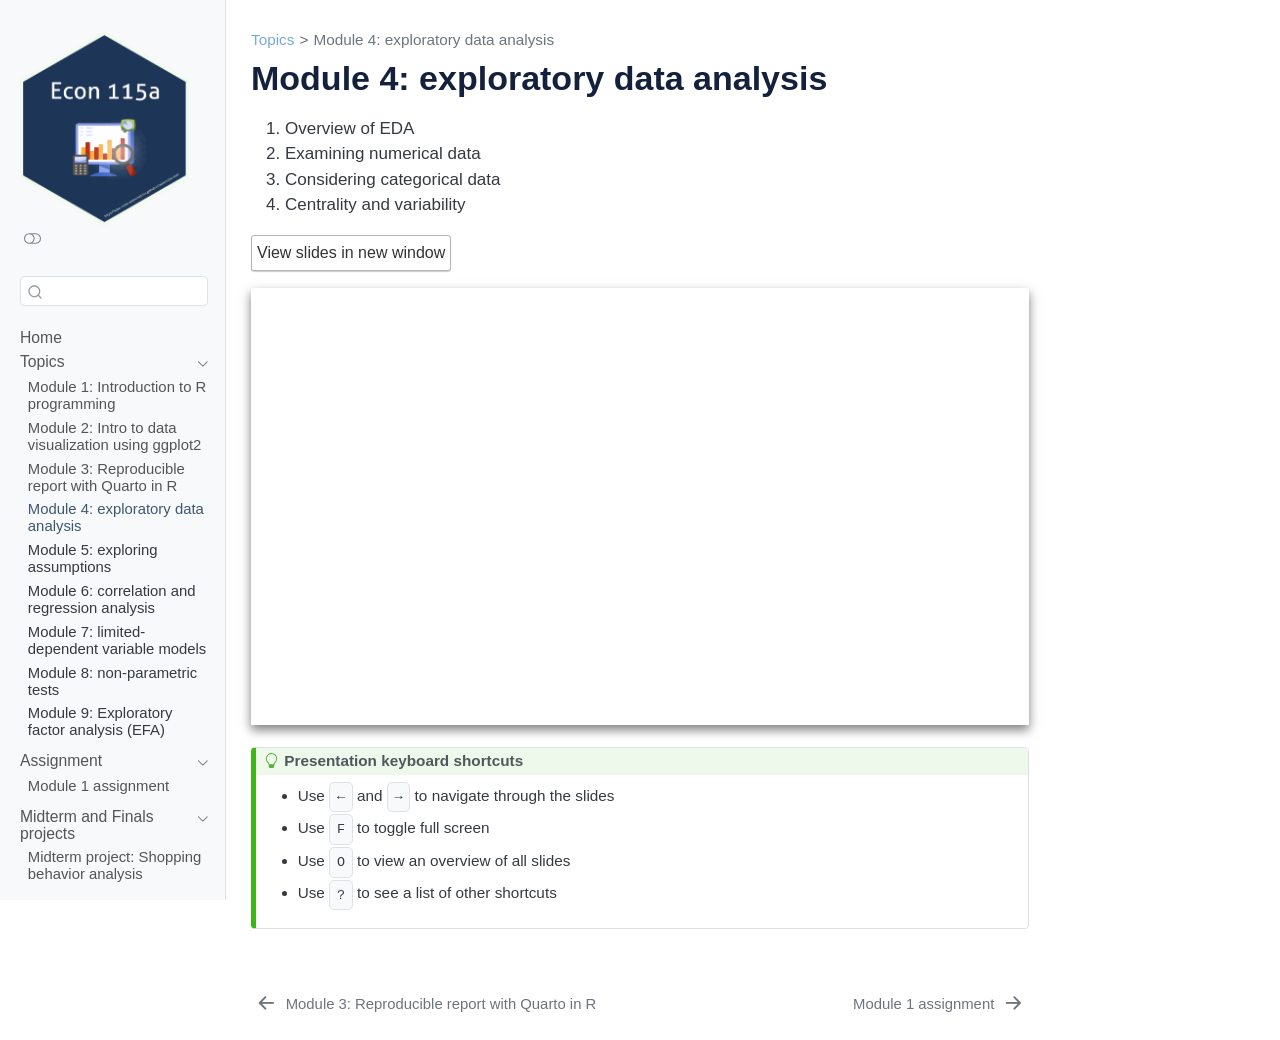
<file: docs/m5-exploratory-data-analysis.html>
<!DOCTYPE html>
<html xmlns="http://www.w3.org/1999/xhtml" lang="en" xml:lang="en"><head>

<meta charset="utf-8">
<meta name="generator" content="quarto-1.7.32">

<meta name="viewport" content="width=device-width, initial-scale=1.0, user-scalable=yes">


<title>Module 4: exploratory data analysis – Econ115a lab</title>
<style>
code{white-space: pre-wrap;}
span.smallcaps{font-variant: small-caps;}
div.columns{display: flex; gap: min(4vw, 1.5em);}
div.column{flex: auto; overflow-x: auto;}
div.hanging-indent{margin-left: 1.5em; text-indent: -1.5em;}
ul.task-list{list-style: none;}
ul.task-list li input[type="checkbox"] {
  width: 0.8em;
  margin: 0 0.8em 0.2em -1em; /* quarto-specific, see https://github.com/quarto-dev/quarto-cli/issues/4556 */ 
  vertical-align: middle;
}
</style>


<script src="site_libs/quarto-nav/quarto-nav.js"></script>
<script src="site_libs/clipboard/clipboard.min.js"></script>
<script src="site_libs/quarto-search/autocomplete.umd.js"></script>
<script src="site_libs/quarto-search/fuse.min.js"></script>
<script src="site_libs/quarto-search/quarto-search.js"></script>
<meta name="quarto:offset" content="./">
<link href="./01-assignment1-coffee-sales.html" rel="next">
<link href="./m3-reproducible-quarto.html" rel="prev">
<link href="./plot/econ115a-hex-logo.png" rel="icon" type="image/png">
<script src="site_libs/quarto-html/quarto.js" type="module"></script>
<script src="site_libs/quarto-html/tabsets/tabsets.js" type="module"></script>
<script src="site_libs/quarto-html/popper.min.js"></script>
<script src="site_libs/quarto-html/tippy.umd.min.js"></script>
<script src="site_libs/quarto-html/anchor.min.js"></script>
<link href="site_libs/quarto-html/tippy.css" rel="stylesheet">
<link href="site_libs/quarto-html/quarto-syntax-highlighting-37eea08aefeeee20ff55810ff984fec1.css" rel="stylesheet" class="quarto-color-scheme" id="quarto-text-highlighting-styles">
<link href="site_libs/quarto-html/quarto-syntax-highlighting-dark-2fef5ea3f8957b3e4ecc936fc74692ca.css" rel="stylesheet" class="quarto-color-scheme quarto-color-alternate" id="quarto-text-highlighting-styles">
<link href="site_libs/quarto-html/quarto-syntax-highlighting-37eea08aefeeee20ff55810ff984fec1.css" rel="stylesheet" class="quarto-color-scheme-extra" id="quarto-text-highlighting-styles">
<script src="site_libs/bootstrap/bootstrap.min.js"></script>
<link href="site_libs/bootstrap/bootstrap-icons.css" rel="stylesheet">
<link href="site_libs/bootstrap/bootstrap-9d32788644010c1177e19e481e8179ed.min.css" rel="stylesheet" append-hash="true" class="quarto-color-scheme" id="quarto-bootstrap" data-mode="light">
<link href="site_libs/bootstrap/bootstrap-dark-8991eacc4a55f1385cc4d996f833627e.min.css" rel="stylesheet" append-hash="true" class="quarto-color-scheme quarto-color-alternate" id="quarto-bootstrap" data-mode="dark">
<link href="site_libs/bootstrap/bootstrap-9d32788644010c1177e19e481e8179ed.min.css" rel="stylesheet" append-hash="true" class="quarto-color-scheme-extra" id="quarto-bootstrap" data-mode="light">
<script id="quarto-search-options" type="application/json">{
  "location": "sidebar",
  "copy-button": false,
  "collapse-after": 3,
  "panel-placement": "start",
  "type": "textbox",
  "limit": 50,
  "keyboard-shortcut": [
    "f",
    "/",
    "s"
  ],
  "show-item-context": false,
  "language": {
    "search-no-results-text": "No results",
    "search-matching-documents-text": "matching documents",
    "search-copy-link-title": "Copy link to search",
    "search-hide-matches-text": "Hide additional matches",
    "search-more-match-text": "more match in this document",
    "search-more-matches-text": "more matches in this document",
    "search-clear-button-title": "Clear",
    "search-text-placeholder": "",
    "search-detached-cancel-button-title": "Cancel",
    "search-submit-button-title": "Submit",
    "search-label": "Search"
  }
}</script>


</head>

<body class="nav-sidebar docked quarto-light"><script id="quarto-html-before-body" type="application/javascript">
    const toggleBodyColorMode = (bsSheetEl) => {
      const mode = bsSheetEl.getAttribute("data-mode");
      const bodyEl = window.document.querySelector("body");
      if (mode === "dark") {
        bodyEl.classList.add("quarto-dark");
        bodyEl.classList.remove("quarto-light");
      } else {
        bodyEl.classList.add("quarto-light");
        bodyEl.classList.remove("quarto-dark");
      }
    }
    const toggleBodyColorPrimary = () => {
      const bsSheetEl = window.document.querySelector("link#quarto-bootstrap:not([rel=disabled-stylesheet])");
      if (bsSheetEl) {
        toggleBodyColorMode(bsSheetEl);
      }
    }
    const setColorSchemeToggle = (alternate) => {
      const toggles = window.document.querySelectorAll('.quarto-color-scheme-toggle');
      for (let i=0; i < toggles.length; i++) {
        const toggle = toggles[i];
        if (toggle) {
          if (alternate) {
            toggle.classList.add("alternate");
          } else {
            toggle.classList.remove("alternate");
          }
        }
      }
    };
    const toggleColorMode = (alternate) => {
      // Switch the stylesheets
      const primaryStylesheets = window.document.querySelectorAll('link.quarto-color-scheme:not(.quarto-color-alternate)');
      const alternateStylesheets = window.document.querySelectorAll('link.quarto-color-scheme.quarto-color-alternate');
      manageTransitions('#quarto-margin-sidebar .nav-link', false);
      if (alternate) {
        // note: dark is layered on light, we don't disable primary!
        enableStylesheet(alternateStylesheets);
        for (const sheetNode of alternateStylesheets) {
          if (sheetNode.id === "quarto-bootstrap") {
            toggleBodyColorMode(sheetNode);
          }
        }
      } else {
        disableStylesheet(alternateStylesheets);
        enableStylesheet(primaryStylesheets)
        toggleBodyColorPrimary();
      }
      manageTransitions('#quarto-margin-sidebar .nav-link', true);
      // Switch the toggles
      setColorSchemeToggle(alternate)
      // Hack to workaround the fact that safari doesn't
      // properly recolor the scrollbar when toggling (#1455)
      if (navigator.userAgent.indexOf('Safari') > 0 && navigator.userAgent.indexOf('Chrome') == -1) {
        manageTransitions("body", false);
        window.scrollTo(0, 1);
        setTimeout(() => {
          window.scrollTo(0, 0);
          manageTransitions("body", true);
        }, 40);
      }
    }
    const disableStylesheet = (stylesheets) => {
      for (let i=0; i < stylesheets.length; i++) {
        const stylesheet = stylesheets[i];
        stylesheet.rel = 'disabled-stylesheet';
      }
    }
    const enableStylesheet = (stylesheets) => {
      for (let i=0; i < stylesheets.length; i++) {
        const stylesheet = stylesheets[i];
        if(stylesheet.rel !== 'stylesheet') { // for Chrome, which will still FOUC without this check
          stylesheet.rel = 'stylesheet';
        }
      }
    }
    const manageTransitions = (selector, allowTransitions) => {
      const els = window.document.querySelectorAll(selector);
      for (let i=0; i < els.length; i++) {
        const el = els[i];
        if (allowTransitions) {
          el.classList.remove('notransition');
        } else {
          el.classList.add('notransition');
        }
      }
    }
    const isFileUrl = () => {
      return window.location.protocol === 'file:';
    }
    const hasAlternateSentinel = () => {
      let styleSentinel = getColorSchemeSentinel();
      if (styleSentinel !== null) {
        return styleSentinel === "alternate";
      } else {
        return false;
      }
    }
    const setStyleSentinel = (alternate) => {
      const value = alternate ? "alternate" : "default";
      if (!isFileUrl()) {
        window.localStorage.setItem("quarto-color-scheme", value);
      } else {
        localAlternateSentinel = value;
      }
    }
    const getColorSchemeSentinel = () => {
      if (!isFileUrl()) {
        const storageValue = window.localStorage.getItem("quarto-color-scheme");
        return storageValue != null ? storageValue : localAlternateSentinel;
      } else {
        return localAlternateSentinel;
      }
    }
    const toggleGiscusIfUsed = (isAlternate, darkModeDefault) => {
      const baseTheme = document.querySelector('#giscus-base-theme')?.value ?? 'light';
      const alternateTheme = document.querySelector('#giscus-alt-theme')?.value ?? 'dark';
      let newTheme = '';
      if(authorPrefersDark) {
        newTheme = isAlternate ? baseTheme : alternateTheme;
      } else {
        newTheme = isAlternate ? alternateTheme : baseTheme;
      }
      const changeGiscusTheme = () => {
        // From: https://github.com/giscus/giscus/issues/336
        const sendMessage = (message) => {
          const iframe = document.querySelector('iframe.giscus-frame');
          if (!iframe) return;
          iframe.contentWindow.postMessage({ giscus: message }, 'https://giscus.app');
        }
        sendMessage({
          setConfig: {
            theme: newTheme
          }
        });
      }
      const isGiscussLoaded = window.document.querySelector('iframe.giscus-frame') !== null;
      if (isGiscussLoaded) {
        changeGiscusTheme();
      }
    };
    const authorPrefersDark = false;
    const darkModeDefault = authorPrefersDark;
      document.querySelector('link#quarto-text-highlighting-styles.quarto-color-scheme-extra').rel = 'disabled-stylesheet';
      document.querySelector('link#quarto-bootstrap.quarto-color-scheme-extra').rel = 'disabled-stylesheet';
    let localAlternateSentinel = darkModeDefault ? 'alternate' : 'default';
    // Dark / light mode switch
    window.quartoToggleColorScheme = () => {
      // Read the current dark / light value
      let toAlternate = !hasAlternateSentinel();
      toggleColorMode(toAlternate);
      setStyleSentinel(toAlternate);
      toggleGiscusIfUsed(toAlternate, darkModeDefault);
      window.dispatchEvent(new Event('resize'));
    };
    // Switch to dark mode if need be
    if (hasAlternateSentinel()) {
      toggleColorMode(true);
    } else {
      toggleColorMode(false);
    }
  </script>

<div id="quarto-search-results"></div>
  <header id="quarto-header" class="headroom fixed-top">
  <nav class="quarto-secondary-nav">
    <div class="container-fluid d-flex">
      <button type="button" class="quarto-btn-toggle btn" data-bs-toggle="collapse" role="button" data-bs-target=".quarto-sidebar-collapse-item" aria-controls="quarto-sidebar" aria-expanded="false" aria-label="Toggle sidebar navigation" onclick="if (window.quartoToggleHeadroom) { window.quartoToggleHeadroom(); }">
        <i class="bi bi-layout-text-sidebar-reverse"></i>
      </button>
        <nav class="quarto-page-breadcrumbs" aria-label="breadcrumb"><ol class="breadcrumb"><li class="breadcrumb-item"><a href="./m1-intro-r.html">Topics</a></li><li class="breadcrumb-item"><a href="./m5-exploratory-data-analysis.html">Module 4: exploratory data analysis</a></li></ol></nav>
        <a class="flex-grow-1" role="navigation" data-bs-toggle="collapse" data-bs-target=".quarto-sidebar-collapse-item" aria-controls="quarto-sidebar" aria-expanded="false" aria-label="Toggle sidebar navigation" onclick="if (window.quartoToggleHeadroom) { window.quartoToggleHeadroom(); }">      
        </a>
      <button type="button" class="btn quarto-search-button" aria-label="Search" onclick="window.quartoOpenSearch();">
        <i class="bi bi-search"></i>
      </button>
    </div>
  </nav>
</header>
<!-- content -->
<div id="quarto-content" class="quarto-container page-columns page-rows-contents page-layout-article">
<!-- sidebar -->
  <nav id="quarto-sidebar" class="sidebar collapse collapse-horizontal quarto-sidebar-collapse-item sidebar-navigation docked overflow-auto">
    <div class="pt-lg-2 mt-2 text-left sidebar-header">
      <a href="./index.html" class="sidebar-logo-link">
      <img src="./plot/econ115a-hex-logo.png" alt="" class="sidebar-logo py-0 d-lg-inline d-none">
      </a>
      <div class="sidebar-tools-main">
  <a href="" class="quarto-color-scheme-toggle quarto-navigation-tool  px-1" onclick="window.quartoToggleColorScheme(); return false;" title="Toggle dark mode"><i class="bi"></i></a>
</div>
      </div>
        <div class="mt-2 flex-shrink-0 align-items-center">
        <div class="sidebar-search">
        <div id="quarto-search" class="" title="Search"></div>
        </div>
        </div>
    <div class="sidebar-menu-container"> 
    <ul class="list-unstyled mt-1">
        <li class="sidebar-item">
  <div class="sidebar-item-container"> 
  <a href="./index.html" class="sidebar-item-text sidebar-link">
 <span class="menu-text">Home</span></a>
  </div>
</li>
        <li class="sidebar-item sidebar-item-section">
      <div class="sidebar-item-container"> 
            <a class="sidebar-item-text sidebar-link text-start" data-bs-toggle="collapse" data-bs-target="#quarto-sidebar-section-1" role="navigation" aria-expanded="true">
 <span class="menu-text">Topics</span></a>
          <a class="sidebar-item-toggle text-start" data-bs-toggle="collapse" data-bs-target="#quarto-sidebar-section-1" role="navigation" aria-expanded="true" aria-label="Toggle section">
            <i class="bi bi-chevron-right ms-2"></i>
          </a> 
      </div>
      <ul id="quarto-sidebar-section-1" class="collapse list-unstyled sidebar-section depth1 show">  
          <li class="sidebar-item">
  <div class="sidebar-item-container"> 
  <a href="./m1-intro-r.html" class="sidebar-item-text sidebar-link">
 <span class="menu-text">Module 1: Introduction to R programming</span></a>
  </div>
</li>
          <li class="sidebar-item">
  <div class="sidebar-item-container"> 
  <a href="./m2-intro-data-viz-ggplot.html" class="sidebar-item-text sidebar-link">
 <span class="menu-text">Module 2: Intro to data visualization using ggplot2</span></a>
  </div>
</li>
          <li class="sidebar-item">
  <div class="sidebar-item-container"> 
  <a href="./m3-reproducible-quarto.html" class="sidebar-item-text sidebar-link">
 <span class="menu-text">Module 3: Reproducible report with Quarto in R</span></a>
  </div>
</li>
          <li class="sidebar-item">
  <div class="sidebar-item-container"> 
  <a href="./m5-exploratory-data-analysis.html" class="sidebar-item-text sidebar-link active">
 <span class="menu-text">Module 4: exploratory data analysis</span></a>
  </div>
</li>
          <li class="sidebar-item">
 <span class="menu-text">Module 5: exploring assumptions</span>
  </li>
          <li class="sidebar-item">
 <span class="menu-text">Module 6: correlation and regression analysis</span>
  </li>
          <li class="sidebar-item">
 <span class="menu-text">Module 7: limited-dependent variable models</span>
  </li>
          <li class="sidebar-item">
 <span class="menu-text">Module 8: non-parametric tests</span>
  </li>
          <li class="sidebar-item">
 <span class="menu-text">Module 9: Exploratory factor analysis (EFA)</span>
  </li>
      </ul>
  </li>
        <li class="sidebar-item sidebar-item-section">
      <div class="sidebar-item-container"> 
            <a class="sidebar-item-text sidebar-link text-start" data-bs-toggle="collapse" data-bs-target="#quarto-sidebar-section-2" role="navigation" aria-expanded="true">
 <span class="menu-text">Assignment</span></a>
          <a class="sidebar-item-toggle text-start" data-bs-toggle="collapse" data-bs-target="#quarto-sidebar-section-2" role="navigation" aria-expanded="true" aria-label="Toggle section">
            <i class="bi bi-chevron-right ms-2"></i>
          </a> 
      </div>
      <ul id="quarto-sidebar-section-2" class="collapse list-unstyled sidebar-section depth1 show">  
          <li class="sidebar-item">
  <div class="sidebar-item-container"> 
  <a href="./01-assignment1-coffee-sales.html" class="sidebar-item-text sidebar-link">
 <span class="menu-text">Module 1 assignment</span></a>
  </div>
</li>
      </ul>
  </li>
        <li class="sidebar-item sidebar-item-section">
      <div class="sidebar-item-container"> 
            <a class="sidebar-item-text sidebar-link text-start" data-bs-toggle="collapse" data-bs-target="#quarto-sidebar-section-3" role="navigation" aria-expanded="true">
 <span class="menu-text">Midterm and Finals projects</span></a>
          <a class="sidebar-item-toggle text-start" data-bs-toggle="collapse" data-bs-target="#quarto-sidebar-section-3" role="navigation" aria-expanded="true" aria-label="Toggle section">
            <i class="bi bi-chevron-right ms-2"></i>
          </a> 
      </div>
      <ul id="quarto-sidebar-section-3" class="collapse list-unstyled sidebar-section depth1 show">  
          <li class="sidebar-item">
  <div class="sidebar-item-container"> 
  <a href="./term-01-midterm-project.html" class="sidebar-item-text sidebar-link">
 <span class="menu-text">Midterm project: Shopping behavior analysis</span></a>
  </div>
</li>
      </ul>
  </li>
    </ul>
    </div>
</nav>
<div id="quarto-sidebar-glass" class="quarto-sidebar-collapse-item" data-bs-toggle="collapse" data-bs-target=".quarto-sidebar-collapse-item"></div>
<!-- margin-sidebar -->
    <div id="quarto-margin-sidebar" class="sidebar margin-sidebar zindex-bottom">
        
    </div>
<!-- main -->
<main class="content" id="quarto-document-content">


<header id="title-block-header" class="quarto-title-block default"><nav class="quarto-page-breadcrumbs quarto-title-breadcrumbs d-none d-lg-block" aria-label="breadcrumb"><ol class="breadcrumb"><li class="breadcrumb-item"><a href="./m1-intro-r.html">Topics</a></li><li class="breadcrumb-item"><a href="./m5-exploratory-data-analysis.html">Module 4: exploratory data analysis</a></li></ol></nav>
<div class="quarto-title">
<h1 class="title">Module 4: exploratory data analysis</h1>
</div>



<div class="quarto-title-meta">

    
  
    
  </div>
  


</header>


<ol type="1">
<li>Overview of EDA</li>
<li>Examining numerical data</li>
<li>Considering categorical data</li>
<li>Centrality and variability</li>
</ol>
<p><a href="https://econ-115a-econometrics.github.io/econ115a-econometrics-lab/module-03-eda" target="_blank" class="btn-slides">View slides in new window</a></p>
<div class="box" style="padding-bottom:56.25%; position:relative; display:block; width: 100%">
<iframe width="100%" height="100%" src="https://econ-115a-econometrics.github.io/econ115a-econometrics-lab/module-03-eda" frameborder="0" allowfullscreen="" style="position:absolute; top:0; left: 0">
</iframe>
</div>
<div class="callout callout-style-default callout-tip callout-titled">
<div class="callout-header d-flex align-content-center">
<div class="callout-icon-container">
<i class="callout-icon"></i>
</div>
<div class="callout-title-container flex-fill">
Presentation keyboard shortcuts
</div>
</div>
<div class="callout-body-container callout-body">
<div class="text-line-space">
<ul>
<li>
Use <kbd>←</kbd> and <kbd>→</kbd> to navigate through the slides
</li>
<li>
Use <kbd>F</kbd> to toggle full screen
</li>
<li>
Use <kbd>O</kbd> to view an overview of all slides
</li>
<li>
Use <kbd>?</kbd> to see a list of other shortcuts
</li>
</ul>
</div>
</div>
</div>



</main> <!-- /main -->
<script id="quarto-html-after-body" type="application/javascript">
  window.document.addEventListener("DOMContentLoaded", function (event) {
    // Ensure there is a toggle, if there isn't float one in the top right
    if (window.document.querySelector('.quarto-color-scheme-toggle') === null) {
      const a = window.document.createElement('a');
      a.classList.add('top-right');
      a.classList.add('quarto-color-scheme-toggle');
      a.href = "";
      a.onclick = function() { try { window.quartoToggleColorScheme(); } catch {} return false; };
      const i = window.document.createElement("i");
      i.classList.add('bi');
      a.appendChild(i);
      window.document.body.appendChild(a);
    }
    setColorSchemeToggle(hasAlternateSentinel())
    const icon = "";
    const anchorJS = new window.AnchorJS();
    anchorJS.options = {
      placement: 'right',
      icon: icon
    };
    anchorJS.add('.anchored');
    const isCodeAnnotation = (el) => {
      for (const clz of el.classList) {
        if (clz.startsWith('code-annotation-')) {                     
          return true;
        }
      }
      return false;
    }
    const onCopySuccess = function(e) {
      // button target
      const button = e.trigger;
      // don't keep focus
      button.blur();
      // flash "checked"
      button.classList.add('code-copy-button-checked');
      var currentTitle = button.getAttribute("title");
      button.setAttribute("title", "Copied!");
      let tooltip;
      if (window.bootstrap) {
        button.setAttribute("data-bs-toggle", "tooltip");
        button.setAttribute("data-bs-placement", "left");
        button.setAttribute("data-bs-title", "Copied!");
        tooltip = new bootstrap.Tooltip(button, 
          { trigger: "manual", 
            customClass: "code-copy-button-tooltip",
            offset: [0, -8]});
        tooltip.show();    
      }
      setTimeout(function() {
        if (tooltip) {
          tooltip.hide();
          button.removeAttribute("data-bs-title");
          button.removeAttribute("data-bs-toggle");
          button.removeAttribute("data-bs-placement");
        }
        button.setAttribute("title", currentTitle);
        button.classList.remove('code-copy-button-checked');
      }, 1000);
      // clear code selection
      e.clearSelection();
    }
    const getTextToCopy = function(trigger) {
        const codeEl = trigger.previousElementSibling.cloneNode(true);
        for (const childEl of codeEl.children) {
          if (isCodeAnnotation(childEl)) {
            childEl.remove();
          }
        }
        return codeEl.innerText;
    }
    const clipboard = new window.ClipboardJS('.code-copy-button:not([data-in-quarto-modal])', {
      text: getTextToCopy
    });
    clipboard.on('success', onCopySuccess);
    if (window.document.getElementById('quarto-embedded-source-code-modal')) {
      const clipboardModal = new window.ClipboardJS('.code-copy-button[data-in-quarto-modal]', {
        text: getTextToCopy,
        container: window.document.getElementById('quarto-embedded-source-code-modal')
      });
      clipboardModal.on('success', onCopySuccess);
    }
      var localhostRegex = new RegExp(/^(?:http|https):\/\/localhost\:?[0-9]*\//);
      var mailtoRegex = new RegExp(/^mailto:/);
        var filterRegex = new RegExp("https:\/\/econ-115a-econometrics\.github\.io\/econ115a-lab-site\/");
      var isInternal = (href) => {
          return filterRegex.test(href) || localhostRegex.test(href) || mailtoRegex.test(href);
      }
      // Inspect non-navigation links and adorn them if external
     var links = window.document.querySelectorAll('a[href]:not(.nav-link):not(.navbar-brand):not(.toc-action):not(.sidebar-link):not(.sidebar-item-toggle):not(.pagination-link):not(.no-external):not([aria-hidden]):not(.dropdown-item):not(.quarto-navigation-tool):not(.about-link)');
      for (var i=0; i<links.length; i++) {
        const link = links[i];
        if (!isInternal(link.href)) {
          // undo the damage that might have been done by quarto-nav.js in the case of
          // links that we want to consider external
          if (link.dataset.originalHref !== undefined) {
            link.href = link.dataset.originalHref;
          }
        }
      }
    function tippyHover(el, contentFn, onTriggerFn, onUntriggerFn) {
      const config = {
        allowHTML: true,
        maxWidth: 500,
        delay: 100,
        arrow: false,
        appendTo: function(el) {
            return el.parentElement;
        },
        interactive: true,
        interactiveBorder: 10,
        theme: 'quarto',
        placement: 'bottom-start',
      };
      if (contentFn) {
        config.content = contentFn;
      }
      if (onTriggerFn) {
        config.onTrigger = onTriggerFn;
      }
      if (onUntriggerFn) {
        config.onUntrigger = onUntriggerFn;
      }
      window.tippy(el, config); 
    }
    const noterefs = window.document.querySelectorAll('a[role="doc-noteref"]');
    for (var i=0; i<noterefs.length; i++) {
      const ref = noterefs[i];
      tippyHover(ref, function() {
        // use id or data attribute instead here
        let href = ref.getAttribute('data-footnote-href') || ref.getAttribute('href');
        try { href = new URL(href).hash; } catch {}
        const id = href.replace(/^#\/?/, "");
        const note = window.document.getElementById(id);
        if (note) {
          return note.innerHTML;
        } else {
          return "";
        }
      });
    }
    const xrefs = window.document.querySelectorAll('a.quarto-xref');
    const processXRef = (id, note) => {
      // Strip column container classes
      const stripColumnClz = (el) => {
        el.classList.remove("page-full", "page-columns");
        if (el.children) {
          for (const child of el.children) {
            stripColumnClz(child);
          }
        }
      }
      stripColumnClz(note)
      if (id === null || id.startsWith('sec-')) {
        // Special case sections, only their first couple elements
        const container = document.createElement("div");
        if (note.children && note.children.length > 2) {
          container.appendChild(note.children[0].cloneNode(true));
          for (let i = 1; i < note.children.length; i++) {
            const child = note.children[i];
            if (child.tagName === "P" && child.innerText === "") {
              continue;
            } else {
              container.appendChild(child.cloneNode(true));
              break;
            }
          }
          if (window.Quarto?.typesetMath) {
            window.Quarto.typesetMath(container);
          }
          return container.innerHTML
        } else {
          if (window.Quarto?.typesetMath) {
            window.Quarto.typesetMath(note);
          }
          return note.innerHTML;
        }
      } else {
        // Remove any anchor links if they are present
        const anchorLink = note.querySelector('a.anchorjs-link');
        if (anchorLink) {
          anchorLink.remove();
        }
        if (window.Quarto?.typesetMath) {
          window.Quarto.typesetMath(note);
        }
        if (note.classList.contains("callout")) {
          return note.outerHTML;
        } else {
          return note.innerHTML;
        }
      }
    }
    for (var i=0; i<xrefs.length; i++) {
      const xref = xrefs[i];
      tippyHover(xref, undefined, function(instance) {
        instance.disable();
        let url = xref.getAttribute('href');
        let hash = undefined; 
        if (url.startsWith('#')) {
          hash = url;
        } else {
          try { hash = new URL(url).hash; } catch {}
        }
        if (hash) {
          const id = hash.replace(/^#\/?/, "");
          const note = window.document.getElementById(id);
          if (note !== null) {
            try {
              const html = processXRef(id, note.cloneNode(true));
              instance.setContent(html);
            } finally {
              instance.enable();
              instance.show();
            }
          } else {
            // See if we can fetch this
            fetch(url.split('#')[0])
            .then(res => res.text())
            .then(html => {
              const parser = new DOMParser();
              const htmlDoc = parser.parseFromString(html, "text/html");
              const note = htmlDoc.getElementById(id);
              if (note !== null) {
                const html = processXRef(id, note);
                instance.setContent(html);
              } 
            }).finally(() => {
              instance.enable();
              instance.show();
            });
          }
        } else {
          // See if we can fetch a full url (with no hash to target)
          // This is a special case and we should probably do some content thinning / targeting
          fetch(url)
          .then(res => res.text())
          .then(html => {
            const parser = new DOMParser();
            const htmlDoc = parser.parseFromString(html, "text/html");
            const note = htmlDoc.querySelector('main.content');
            if (note !== null) {
              // This should only happen for chapter cross references
              // (since there is no id in the URL)
              // remove the first header
              if (note.children.length > 0 && note.children[0].tagName === "HEADER") {
                note.children[0].remove();
              }
              const html = processXRef(null, note);
              instance.setContent(html);
            } 
          }).finally(() => {
            instance.enable();
            instance.show();
          });
        }
      }, function(instance) {
      });
    }
        let selectedAnnoteEl;
        const selectorForAnnotation = ( cell, annotation) => {
          let cellAttr = 'data-code-cell="' + cell + '"';
          let lineAttr = 'data-code-annotation="' +  annotation + '"';
          const selector = 'span[' + cellAttr + '][' + lineAttr + ']';
          return selector;
        }
        const selectCodeLines = (annoteEl) => {
          const doc = window.document;
          const targetCell = annoteEl.getAttribute("data-target-cell");
          const targetAnnotation = annoteEl.getAttribute("data-target-annotation");
          const annoteSpan = window.document.querySelector(selectorForAnnotation(targetCell, targetAnnotation));
          const lines = annoteSpan.getAttribute("data-code-lines").split(",");
          const lineIds = lines.map((line) => {
            return targetCell + "-" + line;
          })
          let top = null;
          let height = null;
          let parent = null;
          if (lineIds.length > 0) {
              //compute the position of the single el (top and bottom and make a div)
              const el = window.document.getElementById(lineIds[0]);
              top = el.offsetTop;
              height = el.offsetHeight;
              parent = el.parentElement.parentElement;
            if (lineIds.length > 1) {
              const lastEl = window.document.getElementById(lineIds[lineIds.length - 1]);
              const bottom = lastEl.offsetTop + lastEl.offsetHeight;
              height = bottom - top;
            }
            if (top !== null && height !== null && parent !== null) {
              // cook up a div (if necessary) and position it 
              let div = window.document.getElementById("code-annotation-line-highlight");
              if (div === null) {
                div = window.document.createElement("div");
                div.setAttribute("id", "code-annotation-line-highlight");
                div.style.position = 'absolute';
                parent.appendChild(div);
              }
              div.style.top = top - 2 + "px";
              div.style.height = height + 4 + "px";
              div.style.left = 0;
              let gutterDiv = window.document.getElementById("code-annotation-line-highlight-gutter");
              if (gutterDiv === null) {
                gutterDiv = window.document.createElement("div");
                gutterDiv.setAttribute("id", "code-annotation-line-highlight-gutter");
                gutterDiv.style.position = 'absolute';
                const codeCell = window.document.getElementById(targetCell);
                const gutter = codeCell.querySelector('.code-annotation-gutter');
                gutter.appendChild(gutterDiv);
              }
              gutterDiv.style.top = top - 2 + "px";
              gutterDiv.style.height = height + 4 + "px";
            }
            selectedAnnoteEl = annoteEl;
          }
        };
        const unselectCodeLines = () => {
          const elementsIds = ["code-annotation-line-highlight", "code-annotation-line-highlight-gutter"];
          elementsIds.forEach((elId) => {
            const div = window.document.getElementById(elId);
            if (div) {
              div.remove();
            }
          });
          selectedAnnoteEl = undefined;
        };
          // Handle positioning of the toggle
      window.addEventListener(
        "resize",
        throttle(() => {
          elRect = undefined;
          if (selectedAnnoteEl) {
            selectCodeLines(selectedAnnoteEl);
          }
        }, 10)
      );
      function throttle(fn, ms) {
      let throttle = false;
      let timer;
        return (...args) => {
          if(!throttle) { // first call gets through
              fn.apply(this, args);
              throttle = true;
          } else { // all the others get throttled
              if(timer) clearTimeout(timer); // cancel #2
              timer = setTimeout(() => {
                fn.apply(this, args);
                timer = throttle = false;
              }, ms);
          }
        };
      }
        // Attach click handler to the DT
        const annoteDls = window.document.querySelectorAll('dt[data-target-cell]');
        for (const annoteDlNode of annoteDls) {
          annoteDlNode.addEventListener('click', (event) => {
            const clickedEl = event.target;
            if (clickedEl !== selectedAnnoteEl) {
              unselectCodeLines();
              const activeEl = window.document.querySelector('dt[data-target-cell].code-annotation-active');
              if (activeEl) {
                activeEl.classList.remove('code-annotation-active');
              }
              selectCodeLines(clickedEl);
              clickedEl.classList.add('code-annotation-active');
            } else {
              // Unselect the line
              unselectCodeLines();
              clickedEl.classList.remove('code-annotation-active');
            }
          });
        }
    const findCites = (el) => {
      const parentEl = el.parentElement;
      if (parentEl) {
        const cites = parentEl.dataset.cites;
        if (cites) {
          return {
            el,
            cites: cites.split(' ')
          };
        } else {
          return findCites(el.parentElement)
        }
      } else {
        return undefined;
      }
    };
    var bibliorefs = window.document.querySelectorAll('a[role="doc-biblioref"]');
    for (var i=0; i<bibliorefs.length; i++) {
      const ref = bibliorefs[i];
      const citeInfo = findCites(ref);
      if (citeInfo) {
        tippyHover(citeInfo.el, function() {
          var popup = window.document.createElement('div');
          citeInfo.cites.forEach(function(cite) {
            var citeDiv = window.document.createElement('div');
            citeDiv.classList.add('hanging-indent');
            citeDiv.classList.add('csl-entry');
            var biblioDiv = window.document.getElementById('ref-' + cite);
            if (biblioDiv) {
              citeDiv.innerHTML = biblioDiv.innerHTML;
            }
            popup.appendChild(citeDiv);
          });
          return popup.innerHTML;
        });
      }
    }
  });
  </script>
<nav class="page-navigation">
  <div class="nav-page nav-page-previous">
      <a href="./m3-reproducible-quarto.html" class="pagination-link" aria-label="Module 3: Reproducible report with Quarto in R">
        <i class="bi bi-arrow-left-short"></i> <span class="nav-page-text">Module 3: Reproducible report with Quarto in R</span>
      </a>          
  </div>
  <div class="nav-page nav-page-next">
      <a href="./01-assignment1-coffee-sales.html" class="pagination-link" aria-label="Module 1 assignment">
        <span class="nav-page-text">Module 1 assignment</span> <i class="bi bi-arrow-right-short"></i>
      </a>
  </div>
</nav>
</div> <!-- /content -->




</body></html>
</file>
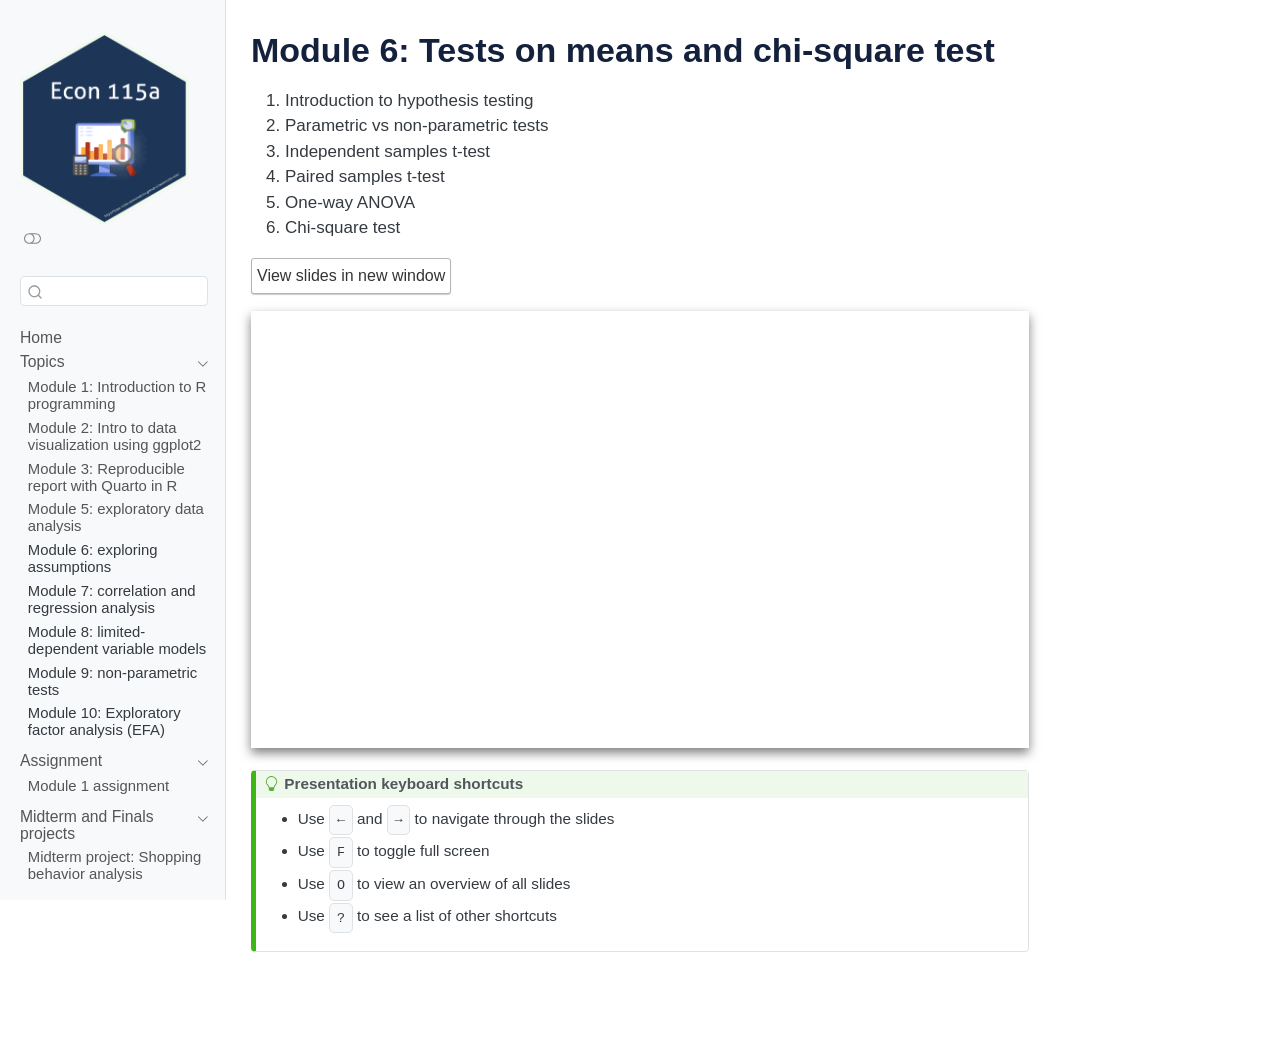
<file: docs/m6-test-means.html>
<!DOCTYPE html>
<html xmlns="http://www.w3.org/1999/xhtml" lang="en" xml:lang="en"><head>

<meta charset="utf-8">
<meta name="generator" content="quarto-1.7.32">

<meta name="viewport" content="width=device-width, initial-scale=1.0, user-scalable=yes">


<title>Module 6: Tests on means and chi-square test – Econ115a lab</title>
<style>
code{white-space: pre-wrap;}
span.smallcaps{font-variant: small-caps;}
div.columns{display: flex; gap: min(4vw, 1.5em);}
div.column{flex: auto; overflow-x: auto;}
div.hanging-indent{margin-left: 1.5em; text-indent: -1.5em;}
ul.task-list{list-style: none;}
ul.task-list li input[type="checkbox"] {
  width: 0.8em;
  margin: 0 0.8em 0.2em -1em; /* quarto-specific, see https://github.com/quarto-dev/quarto-cli/issues/4556 */ 
  vertical-align: middle;
}
</style>


<script src="site_libs/quarto-nav/quarto-nav.js"></script>
<script src="site_libs/clipboard/clipboard.min.js"></script>
<script src="site_libs/quarto-search/autocomplete.umd.js"></script>
<script src="site_libs/quarto-search/fuse.min.js"></script>
<script src="site_libs/quarto-search/quarto-search.js"></script>
<meta name="quarto:offset" content="./">
<link href="./plot/econ115a-hex-logo.png" rel="icon" type="image/png">
<script src="site_libs/quarto-html/quarto.js" type="module"></script>
<script src="site_libs/quarto-html/tabsets/tabsets.js" type="module"></script>
<script src="site_libs/quarto-html/popper.min.js"></script>
<script src="site_libs/quarto-html/tippy.umd.min.js"></script>
<script src="site_libs/quarto-html/anchor.min.js"></script>
<link href="site_libs/quarto-html/tippy.css" rel="stylesheet">
<link href="site_libs/quarto-html/quarto-syntax-highlighting-37eea08aefeeee20ff55810ff984fec1.css" rel="stylesheet" class="quarto-color-scheme" id="quarto-text-highlighting-styles">
<link href="site_libs/quarto-html/quarto-syntax-highlighting-dark-2fef5ea3f8957b3e4ecc936fc74692ca.css" rel="stylesheet" class="quarto-color-scheme quarto-color-alternate" id="quarto-text-highlighting-styles">
<link href="site_libs/quarto-html/quarto-syntax-highlighting-37eea08aefeeee20ff55810ff984fec1.css" rel="stylesheet" class="quarto-color-scheme-extra" id="quarto-text-highlighting-styles">
<script src="site_libs/bootstrap/bootstrap.min.js"></script>
<link href="site_libs/bootstrap/bootstrap-icons.css" rel="stylesheet">
<link href="site_libs/bootstrap/bootstrap-9d32788644010c1177e19e481e8179ed.min.css" rel="stylesheet" append-hash="true" class="quarto-color-scheme" id="quarto-bootstrap" data-mode="light">
<link href="site_libs/bootstrap/bootstrap-dark-8991eacc4a55f1385cc4d996f833627e.min.css" rel="stylesheet" append-hash="true" class="quarto-color-scheme quarto-color-alternate" id="quarto-bootstrap" data-mode="dark">
<link href="site_libs/bootstrap/bootstrap-9d32788644010c1177e19e481e8179ed.min.css" rel="stylesheet" append-hash="true" class="quarto-color-scheme-extra" id="quarto-bootstrap" data-mode="light">
<script id="quarto-search-options" type="application/json">{
  "location": "sidebar",
  "copy-button": false,
  "collapse-after": 3,
  "panel-placement": "start",
  "type": "textbox",
  "limit": 50,
  "keyboard-shortcut": [
    "f",
    "/",
    "s"
  ],
  "show-item-context": false,
  "language": {
    "search-no-results-text": "No results",
    "search-matching-documents-text": "matching documents",
    "search-copy-link-title": "Copy link to search",
    "search-hide-matches-text": "Hide additional matches",
    "search-more-match-text": "more match in this document",
    "search-more-matches-text": "more matches in this document",
    "search-clear-button-title": "Clear",
    "search-text-placeholder": "",
    "search-detached-cancel-button-title": "Cancel",
    "search-submit-button-title": "Submit",
    "search-label": "Search"
  }
}</script>


</head>

<body class="nav-sidebar docked quarto-light"><script id="quarto-html-before-body" type="application/javascript">
    const toggleBodyColorMode = (bsSheetEl) => {
      const mode = bsSheetEl.getAttribute("data-mode");
      const bodyEl = window.document.querySelector("body");
      if (mode === "dark") {
        bodyEl.classList.add("quarto-dark");
        bodyEl.classList.remove("quarto-light");
      } else {
        bodyEl.classList.add("quarto-light");
        bodyEl.classList.remove("quarto-dark");
      }
    }
    const toggleBodyColorPrimary = () => {
      const bsSheetEl = window.document.querySelector("link#quarto-bootstrap:not([rel=disabled-stylesheet])");
      if (bsSheetEl) {
        toggleBodyColorMode(bsSheetEl);
      }
    }
    const setColorSchemeToggle = (alternate) => {
      const toggles = window.document.querySelectorAll('.quarto-color-scheme-toggle');
      for (let i=0; i < toggles.length; i++) {
        const toggle = toggles[i];
        if (toggle) {
          if (alternate) {
            toggle.classList.add("alternate");
          } else {
            toggle.classList.remove("alternate");
          }
        }
      }
    };
    const toggleColorMode = (alternate) => {
      // Switch the stylesheets
      const primaryStylesheets = window.document.querySelectorAll('link.quarto-color-scheme:not(.quarto-color-alternate)');
      const alternateStylesheets = window.document.querySelectorAll('link.quarto-color-scheme.quarto-color-alternate');
      manageTransitions('#quarto-margin-sidebar .nav-link', false);
      if (alternate) {
        // note: dark is layered on light, we don't disable primary!
        enableStylesheet(alternateStylesheets);
        for (const sheetNode of alternateStylesheets) {
          if (sheetNode.id === "quarto-bootstrap") {
            toggleBodyColorMode(sheetNode);
          }
        }
      } else {
        disableStylesheet(alternateStylesheets);
        enableStylesheet(primaryStylesheets)
        toggleBodyColorPrimary();
      }
      manageTransitions('#quarto-margin-sidebar .nav-link', true);
      // Switch the toggles
      setColorSchemeToggle(alternate)
      // Hack to workaround the fact that safari doesn't
      // properly recolor the scrollbar when toggling (#1455)
      if (navigator.userAgent.indexOf('Safari') > 0 && navigator.userAgent.indexOf('Chrome') == -1) {
        manageTransitions("body", false);
        window.scrollTo(0, 1);
        setTimeout(() => {
          window.scrollTo(0, 0);
          manageTransitions("body", true);
        }, 40);
      }
    }
    const disableStylesheet = (stylesheets) => {
      for (let i=0; i < stylesheets.length; i++) {
        const stylesheet = stylesheets[i];
        stylesheet.rel = 'disabled-stylesheet';
      }
    }
    const enableStylesheet = (stylesheets) => {
      for (let i=0; i < stylesheets.length; i++) {
        const stylesheet = stylesheets[i];
        if(stylesheet.rel !== 'stylesheet') { // for Chrome, which will still FOUC without this check
          stylesheet.rel = 'stylesheet';
        }
      }
    }
    const manageTransitions = (selector, allowTransitions) => {
      const els = window.document.querySelectorAll(selector);
      for (let i=0; i < els.length; i++) {
        const el = els[i];
        if (allowTransitions) {
          el.classList.remove('notransition');
        } else {
          el.classList.add('notransition');
        }
      }
    }
    const isFileUrl = () => {
      return window.location.protocol === 'file:';
    }
    const hasAlternateSentinel = () => {
      let styleSentinel = getColorSchemeSentinel();
      if (styleSentinel !== null) {
        return styleSentinel === "alternate";
      } else {
        return false;
      }
    }
    const setStyleSentinel = (alternate) => {
      const value = alternate ? "alternate" : "default";
      if (!isFileUrl()) {
        window.localStorage.setItem("quarto-color-scheme", value);
      } else {
        localAlternateSentinel = value;
      }
    }
    const getColorSchemeSentinel = () => {
      if (!isFileUrl()) {
        const storageValue = window.localStorage.getItem("quarto-color-scheme");
        return storageValue != null ? storageValue : localAlternateSentinel;
      } else {
        return localAlternateSentinel;
      }
    }
    const toggleGiscusIfUsed = (isAlternate, darkModeDefault) => {
      const baseTheme = document.querySelector('#giscus-base-theme')?.value ?? 'light';
      const alternateTheme = document.querySelector('#giscus-alt-theme')?.value ?? 'dark';
      let newTheme = '';
      if(authorPrefersDark) {
        newTheme = isAlternate ? baseTheme : alternateTheme;
      } else {
        newTheme = isAlternate ? alternateTheme : baseTheme;
      }
      const changeGiscusTheme = () => {
        // From: https://github.com/giscus/giscus/issues/336
        const sendMessage = (message) => {
          const iframe = document.querySelector('iframe.giscus-frame');
          if (!iframe) return;
          iframe.contentWindow.postMessage({ giscus: message }, 'https://giscus.app');
        }
        sendMessage({
          setConfig: {
            theme: newTheme
          }
        });
      }
      const isGiscussLoaded = window.document.querySelector('iframe.giscus-frame') !== null;
      if (isGiscussLoaded) {
        changeGiscusTheme();
      }
    };
    const authorPrefersDark = false;
    const darkModeDefault = authorPrefersDark;
      document.querySelector('link#quarto-text-highlighting-styles.quarto-color-scheme-extra').rel = 'disabled-stylesheet';
      document.querySelector('link#quarto-bootstrap.quarto-color-scheme-extra').rel = 'disabled-stylesheet';
    let localAlternateSentinel = darkModeDefault ? 'alternate' : 'default';
    // Dark / light mode switch
    window.quartoToggleColorScheme = () => {
      // Read the current dark / light value
      let toAlternate = !hasAlternateSentinel();
      toggleColorMode(toAlternate);
      setStyleSentinel(toAlternate);
      toggleGiscusIfUsed(toAlternate, darkModeDefault);
      window.dispatchEvent(new Event('resize'));
    };
    // Switch to dark mode if need be
    if (hasAlternateSentinel()) {
      toggleColorMode(true);
    } else {
      toggleColorMode(false);
    }
  </script>

<div id="quarto-search-results"></div>
  <header id="quarto-header" class="headroom fixed-top">
  <nav class="quarto-secondary-nav">
    <div class="container-fluid d-flex">
      <button type="button" class="quarto-btn-toggle btn" data-bs-toggle="collapse" role="button" data-bs-target=".quarto-sidebar-collapse-item" aria-controls="quarto-sidebar" aria-expanded="false" aria-label="Toggle sidebar navigation" onclick="if (window.quartoToggleHeadroom) { window.quartoToggleHeadroom(); }">
        <i class="bi bi-layout-text-sidebar-reverse"></i>
      </button>
        <nav class="quarto-page-breadcrumbs" aria-label="breadcrumb"><ol class="breadcrumb"><li class="breadcrumb-item">Module 6: Tests on means and chi-square test</li></ol></nav>
        <a class="flex-grow-1" role="navigation" data-bs-toggle="collapse" data-bs-target=".quarto-sidebar-collapse-item" aria-controls="quarto-sidebar" aria-expanded="false" aria-label="Toggle sidebar navigation" onclick="if (window.quartoToggleHeadroom) { window.quartoToggleHeadroom(); }">      
        </a>
      <button type="button" class="btn quarto-search-button" aria-label="Search" onclick="window.quartoOpenSearch();">
        <i class="bi bi-search"></i>
      </button>
    </div>
  </nav>
</header>
<!-- content -->
<div id="quarto-content" class="quarto-container page-columns page-rows-contents page-layout-article">
<!-- sidebar -->
  <nav id="quarto-sidebar" class="sidebar collapse collapse-horizontal quarto-sidebar-collapse-item sidebar-navigation docked overflow-auto">
    <div class="pt-lg-2 mt-2 text-left sidebar-header">
      <a href="./index.html" class="sidebar-logo-link">
      <img src="./plot/econ115a-hex-logo.png" alt="" class="sidebar-logo py-0 d-lg-inline d-none">
      </a>
      <div class="sidebar-tools-main">
  <a href="" class="quarto-color-scheme-toggle quarto-navigation-tool  px-1" onclick="window.quartoToggleColorScheme(); return false;" title="Toggle dark mode"><i class="bi"></i></a>
</div>
      </div>
        <div class="mt-2 flex-shrink-0 align-items-center">
        <div class="sidebar-search">
        <div id="quarto-search" class="" title="Search"></div>
        </div>
        </div>
    <div class="sidebar-menu-container"> 
    <ul class="list-unstyled mt-1">
        <li class="sidebar-item">
  <div class="sidebar-item-container"> 
  <a href="./index.html" class="sidebar-item-text sidebar-link">
 <span class="menu-text">Home</span></a>
  </div>
</li>
        <li class="sidebar-item sidebar-item-section">
      <div class="sidebar-item-container"> 
            <a class="sidebar-item-text sidebar-link text-start" data-bs-toggle="collapse" data-bs-target="#quarto-sidebar-section-1" role="navigation" aria-expanded="true">
 <span class="menu-text">Topics</span></a>
          <a class="sidebar-item-toggle text-start" data-bs-toggle="collapse" data-bs-target="#quarto-sidebar-section-1" role="navigation" aria-expanded="true" aria-label="Toggle section">
            <i class="bi bi-chevron-right ms-2"></i>
          </a> 
      </div>
      <ul id="quarto-sidebar-section-1" class="collapse list-unstyled sidebar-section depth1 show">  
          <li class="sidebar-item">
  <div class="sidebar-item-container"> 
  <a href="./m1-intro-r.html" class="sidebar-item-text sidebar-link">
 <span class="menu-text">Module 1: Introduction to R programming</span></a>
  </div>
</li>
          <li class="sidebar-item">
  <div class="sidebar-item-container"> 
  <a href="./m2-intro-data-viz-ggplot.html" class="sidebar-item-text sidebar-link">
 <span class="menu-text">Module 2: Intro to data visualization using ggplot2</span></a>
  </div>
</li>
          <li class="sidebar-item">
  <div class="sidebar-item-container"> 
  <a href="./m3-reproducible-quarto.html" class="sidebar-item-text sidebar-link">
 <span class="menu-text">Module 3: Reproducible report with Quarto in R</span></a>
  </div>
</li>
          <li class="sidebar-item">
  <div class="sidebar-item-container"> 
  <a href="./m5-exploratory-data-analysis.html" class="sidebar-item-text sidebar-link">
 <span class="menu-text">Module 5: exploratory data analysis</span></a>
  </div>
</li>
          <li class="sidebar-item">
 <span class="menu-text">Module 6: exploring assumptions</span>
  </li>
          <li class="sidebar-item">
 <span class="menu-text">Module 7: correlation and regression analysis</span>
  </li>
          <li class="sidebar-item">
 <span class="menu-text">Module 8: limited-dependent variable models</span>
  </li>
          <li class="sidebar-item">
 <span class="menu-text">Module 9: non-parametric tests</span>
  </li>
          <li class="sidebar-item">
 <span class="menu-text">Module 10: Exploratory factor analysis (EFA)</span>
  </li>
      </ul>
  </li>
        <li class="sidebar-item sidebar-item-section">
      <div class="sidebar-item-container"> 
            <a class="sidebar-item-text sidebar-link text-start" data-bs-toggle="collapse" data-bs-target="#quarto-sidebar-section-2" role="navigation" aria-expanded="true">
 <span class="menu-text">Assignment</span></a>
          <a class="sidebar-item-toggle text-start" data-bs-toggle="collapse" data-bs-target="#quarto-sidebar-section-2" role="navigation" aria-expanded="true" aria-label="Toggle section">
            <i class="bi bi-chevron-right ms-2"></i>
          </a> 
      </div>
      <ul id="quarto-sidebar-section-2" class="collapse list-unstyled sidebar-section depth1 show">  
          <li class="sidebar-item">
  <div class="sidebar-item-container"> 
  <a href="./01-assignment1-coffee-sales.html" class="sidebar-item-text sidebar-link">
 <span class="menu-text">Module 1 assignment</span></a>
  </div>
</li>
      </ul>
  </li>
        <li class="sidebar-item sidebar-item-section">
      <div class="sidebar-item-container"> 
            <a class="sidebar-item-text sidebar-link text-start" data-bs-toggle="collapse" data-bs-target="#quarto-sidebar-section-3" role="navigation" aria-expanded="true">
 <span class="menu-text">Midterm and Finals projects</span></a>
          <a class="sidebar-item-toggle text-start" data-bs-toggle="collapse" data-bs-target="#quarto-sidebar-section-3" role="navigation" aria-expanded="true" aria-label="Toggle section">
            <i class="bi bi-chevron-right ms-2"></i>
          </a> 
      </div>
      <ul id="quarto-sidebar-section-3" class="collapse list-unstyled sidebar-section depth1 show">  
          <li class="sidebar-item">
  <div class="sidebar-item-container"> 
  <a href="./term-01-midterm-project.html" class="sidebar-item-text sidebar-link">
 <span class="menu-text">Midterm project: Shopping behavior analysis</span></a>
  </div>
</li>
      </ul>
  </li>
    </ul>
    </div>
</nav>
<div id="quarto-sidebar-glass" class="quarto-sidebar-collapse-item" data-bs-toggle="collapse" data-bs-target=".quarto-sidebar-collapse-item"></div>
<!-- margin-sidebar -->
    <div id="quarto-margin-sidebar" class="sidebar margin-sidebar zindex-bottom">
        
    </div>
<!-- main -->
<main class="content" id="quarto-document-content">


<header id="title-block-header" class="quarto-title-block default">
<div class="quarto-title">
<h1 class="title">Module 6: Tests on means and chi-square test</h1>
</div>



<div class="quarto-title-meta">

    
  
    
  </div>
  


</header>


<ol type="1">
<li>Introduction to hypothesis testing</li>
<li>Parametric vs non-parametric tests</li>
<li>Independent samples t-test</li>
<li>Paired samples t-test</li>
<li>One-way ANOVA</li>
<li>Chi-square test</li>
</ol>
<p><a href="https://econ148-analytical-stat-package.github.io/econ148-lecture/m6-test-means" target="_blank" class="btn-slides">View slides in new window</a></p>
<div class="box" style="padding-bottom:56.25%; position:relative; display:block; width: 100%">
<iframe width="100%" height="100%" src="https://econ148-analytical-stat-package.github.io/econ148-lecture/m6-test-means" frameborder="0" allowfullscreen="" style="position:absolute; top:0; left: 0">
</iframe>
</div>
<div class="callout callout-style-default callout-tip callout-titled">
<div class="callout-header d-flex align-content-center">
<div class="callout-icon-container">
<i class="callout-icon"></i>
</div>
<div class="callout-title-container flex-fill">
Presentation keyboard shortcuts
</div>
</div>
<div class="callout-body-container callout-body">
<div class="text-line-space">
<ul>
<li>
Use <kbd>←</kbd> and <kbd>→</kbd> to navigate through the slides
</li>
<li>
Use <kbd>F</kbd> to toggle full screen
</li>
<li>
Use <kbd>O</kbd> to view an overview of all slides
</li>
<li>
Use <kbd>?</kbd> to see a list of other shortcuts
</li>
</ul>
</div>
</div>
</div>



</main> <!-- /main -->
<script id="quarto-html-after-body" type="application/javascript">
  window.document.addEventListener("DOMContentLoaded", function (event) {
    // Ensure there is a toggle, if there isn't float one in the top right
    if (window.document.querySelector('.quarto-color-scheme-toggle') === null) {
      const a = window.document.createElement('a');
      a.classList.add('top-right');
      a.classList.add('quarto-color-scheme-toggle');
      a.href = "";
      a.onclick = function() { try { window.quartoToggleColorScheme(); } catch {} return false; };
      const i = window.document.createElement("i");
      i.classList.add('bi');
      a.appendChild(i);
      window.document.body.appendChild(a);
    }
    setColorSchemeToggle(hasAlternateSentinel())
    const icon = "";
    const anchorJS = new window.AnchorJS();
    anchorJS.options = {
      placement: 'right',
      icon: icon
    };
    anchorJS.add('.anchored');
    const isCodeAnnotation = (el) => {
      for (const clz of el.classList) {
        if (clz.startsWith('code-annotation-')) {                     
          return true;
        }
      }
      return false;
    }
    const onCopySuccess = function(e) {
      // button target
      const button = e.trigger;
      // don't keep focus
      button.blur();
      // flash "checked"
      button.classList.add('code-copy-button-checked');
      var currentTitle = button.getAttribute("title");
      button.setAttribute("title", "Copied!");
      let tooltip;
      if (window.bootstrap) {
        button.setAttribute("data-bs-toggle", "tooltip");
        button.setAttribute("data-bs-placement", "left");
        button.setAttribute("data-bs-title", "Copied!");
        tooltip = new bootstrap.Tooltip(button, 
          { trigger: "manual", 
            customClass: "code-copy-button-tooltip",
            offset: [0, -8]});
        tooltip.show();    
      }
      setTimeout(function() {
        if (tooltip) {
          tooltip.hide();
          button.removeAttribute("data-bs-title");
          button.removeAttribute("data-bs-toggle");
          button.removeAttribute("data-bs-placement");
        }
        button.setAttribute("title", currentTitle);
        button.classList.remove('code-copy-button-checked');
      }, 1000);
      // clear code selection
      e.clearSelection();
    }
    const getTextToCopy = function(trigger) {
        const codeEl = trigger.previousElementSibling.cloneNode(true);
        for (const childEl of codeEl.children) {
          if (isCodeAnnotation(childEl)) {
            childEl.remove();
          }
        }
        return codeEl.innerText;
    }
    const clipboard = new window.ClipboardJS('.code-copy-button:not([data-in-quarto-modal])', {
      text: getTextToCopy
    });
    clipboard.on('success', onCopySuccess);
    if (window.document.getElementById('quarto-embedded-source-code-modal')) {
      const clipboardModal = new window.ClipboardJS('.code-copy-button[data-in-quarto-modal]', {
        text: getTextToCopy,
        container: window.document.getElementById('quarto-embedded-source-code-modal')
      });
      clipboardModal.on('success', onCopySuccess);
    }
      var localhostRegex = new RegExp(/^(?:http|https):\/\/localhost\:?[0-9]*\//);
      var mailtoRegex = new RegExp(/^mailto:/);
        var filterRegex = new RegExp("https:\/\/econ-115a-econometrics\.github\.io\/econ115a-lab-site\/");
      var isInternal = (href) => {
          return filterRegex.test(href) || localhostRegex.test(href) || mailtoRegex.test(href);
      }
      // Inspect non-navigation links and adorn them if external
     var links = window.document.querySelectorAll('a[href]:not(.nav-link):not(.navbar-brand):not(.toc-action):not(.sidebar-link):not(.sidebar-item-toggle):not(.pagination-link):not(.no-external):not([aria-hidden]):not(.dropdown-item):not(.quarto-navigation-tool):not(.about-link)');
      for (var i=0; i<links.length; i++) {
        const link = links[i];
        if (!isInternal(link.href)) {
          // undo the damage that might have been done by quarto-nav.js in the case of
          // links that we want to consider external
          if (link.dataset.originalHref !== undefined) {
            link.href = link.dataset.originalHref;
          }
        }
      }
    function tippyHover(el, contentFn, onTriggerFn, onUntriggerFn) {
      const config = {
        allowHTML: true,
        maxWidth: 500,
        delay: 100,
        arrow: false,
        appendTo: function(el) {
            return el.parentElement;
        },
        interactive: true,
        interactiveBorder: 10,
        theme: 'quarto',
        placement: 'bottom-start',
      };
      if (contentFn) {
        config.content = contentFn;
      }
      if (onTriggerFn) {
        config.onTrigger = onTriggerFn;
      }
      if (onUntriggerFn) {
        config.onUntrigger = onUntriggerFn;
      }
      window.tippy(el, config); 
    }
    const noterefs = window.document.querySelectorAll('a[role="doc-noteref"]');
    for (var i=0; i<noterefs.length; i++) {
      const ref = noterefs[i];
      tippyHover(ref, function() {
        // use id or data attribute instead here
        let href = ref.getAttribute('data-footnote-href') || ref.getAttribute('href');
        try { href = new URL(href).hash; } catch {}
        const id = href.replace(/^#\/?/, "");
        const note = window.document.getElementById(id);
        if (note) {
          return note.innerHTML;
        } else {
          return "";
        }
      });
    }
    const xrefs = window.document.querySelectorAll('a.quarto-xref');
    const processXRef = (id, note) => {
      // Strip column container classes
      const stripColumnClz = (el) => {
        el.classList.remove("page-full", "page-columns");
        if (el.children) {
          for (const child of el.children) {
            stripColumnClz(child);
          }
        }
      }
      stripColumnClz(note)
      if (id === null || id.startsWith('sec-')) {
        // Special case sections, only their first couple elements
        const container = document.createElement("div");
        if (note.children && note.children.length > 2) {
          container.appendChild(note.children[0].cloneNode(true));
          for (let i = 1; i < note.children.length; i++) {
            const child = note.children[i];
            if (child.tagName === "P" && child.innerText === "") {
              continue;
            } else {
              container.appendChild(child.cloneNode(true));
              break;
            }
          }
          if (window.Quarto?.typesetMath) {
            window.Quarto.typesetMath(container);
          }
          return container.innerHTML
        } else {
          if (window.Quarto?.typesetMath) {
            window.Quarto.typesetMath(note);
          }
          return note.innerHTML;
        }
      } else {
        // Remove any anchor links if they are present
        const anchorLink = note.querySelector('a.anchorjs-link');
        if (anchorLink) {
          anchorLink.remove();
        }
        if (window.Quarto?.typesetMath) {
          window.Quarto.typesetMath(note);
        }
        if (note.classList.contains("callout")) {
          return note.outerHTML;
        } else {
          return note.innerHTML;
        }
      }
    }
    for (var i=0; i<xrefs.length; i++) {
      const xref = xrefs[i];
      tippyHover(xref, undefined, function(instance) {
        instance.disable();
        let url = xref.getAttribute('href');
        let hash = undefined; 
        if (url.startsWith('#')) {
          hash = url;
        } else {
          try { hash = new URL(url).hash; } catch {}
        }
        if (hash) {
          const id = hash.replace(/^#\/?/, "");
          const note = window.document.getElementById(id);
          if (note !== null) {
            try {
              const html = processXRef(id, note.cloneNode(true));
              instance.setContent(html);
            } finally {
              instance.enable();
              instance.show();
            }
          } else {
            // See if we can fetch this
            fetch(url.split('#')[0])
            .then(res => res.text())
            .then(html => {
              const parser = new DOMParser();
              const htmlDoc = parser.parseFromString(html, "text/html");
              const note = htmlDoc.getElementById(id);
              if (note !== null) {
                const html = processXRef(id, note);
                instance.setContent(html);
              } 
            }).finally(() => {
              instance.enable();
              instance.show();
            });
          }
        } else {
          // See if we can fetch a full url (with no hash to target)
          // This is a special case and we should probably do some content thinning / targeting
          fetch(url)
          .then(res => res.text())
          .then(html => {
            const parser = new DOMParser();
            const htmlDoc = parser.parseFromString(html, "text/html");
            const note = htmlDoc.querySelector('main.content');
            if (note !== null) {
              // This should only happen for chapter cross references
              // (since there is no id in the URL)
              // remove the first header
              if (note.children.length > 0 && note.children[0].tagName === "HEADER") {
                note.children[0].remove();
              }
              const html = processXRef(null, note);
              instance.setContent(html);
            } 
          }).finally(() => {
            instance.enable();
            instance.show();
          });
        }
      }, function(instance) {
      });
    }
        let selectedAnnoteEl;
        const selectorForAnnotation = ( cell, annotation) => {
          let cellAttr = 'data-code-cell="' + cell + '"';
          let lineAttr = 'data-code-annotation="' +  annotation + '"';
          const selector = 'span[' + cellAttr + '][' + lineAttr + ']';
          return selector;
        }
        const selectCodeLines = (annoteEl) => {
          const doc = window.document;
          const targetCell = annoteEl.getAttribute("data-target-cell");
          const targetAnnotation = annoteEl.getAttribute("data-target-annotation");
          const annoteSpan = window.document.querySelector(selectorForAnnotation(targetCell, targetAnnotation));
          const lines = annoteSpan.getAttribute("data-code-lines").split(",");
          const lineIds = lines.map((line) => {
            return targetCell + "-" + line;
          })
          let top = null;
          let height = null;
          let parent = null;
          if (lineIds.length > 0) {
              //compute the position of the single el (top and bottom and make a div)
              const el = window.document.getElementById(lineIds[0]);
              top = el.offsetTop;
              height = el.offsetHeight;
              parent = el.parentElement.parentElement;
            if (lineIds.length > 1) {
              const lastEl = window.document.getElementById(lineIds[lineIds.length - 1]);
              const bottom = lastEl.offsetTop + lastEl.offsetHeight;
              height = bottom - top;
            }
            if (top !== null && height !== null && parent !== null) {
              // cook up a div (if necessary) and position it 
              let div = window.document.getElementById("code-annotation-line-highlight");
              if (div === null) {
                div = window.document.createElement("div");
                div.setAttribute("id", "code-annotation-line-highlight");
                div.style.position = 'absolute';
                parent.appendChild(div);
              }
              div.style.top = top - 2 + "px";
              div.style.height = height + 4 + "px";
              div.style.left = 0;
              let gutterDiv = window.document.getElementById("code-annotation-line-highlight-gutter");
              if (gutterDiv === null) {
                gutterDiv = window.document.createElement("div");
                gutterDiv.setAttribute("id", "code-annotation-line-highlight-gutter");
                gutterDiv.style.position = 'absolute';
                const codeCell = window.document.getElementById(targetCell);
                const gutter = codeCell.querySelector('.code-annotation-gutter');
                gutter.appendChild(gutterDiv);
              }
              gutterDiv.style.top = top - 2 + "px";
              gutterDiv.style.height = height + 4 + "px";
            }
            selectedAnnoteEl = annoteEl;
          }
        };
        const unselectCodeLines = () => {
          const elementsIds = ["code-annotation-line-highlight", "code-annotation-line-highlight-gutter"];
          elementsIds.forEach((elId) => {
            const div = window.document.getElementById(elId);
            if (div) {
              div.remove();
            }
          });
          selectedAnnoteEl = undefined;
        };
          // Handle positioning of the toggle
      window.addEventListener(
        "resize",
        throttle(() => {
          elRect = undefined;
          if (selectedAnnoteEl) {
            selectCodeLines(selectedAnnoteEl);
          }
        }, 10)
      );
      function throttle(fn, ms) {
      let throttle = false;
      let timer;
        return (...args) => {
          if(!throttle) { // first call gets through
              fn.apply(this, args);
              throttle = true;
          } else { // all the others get throttled
              if(timer) clearTimeout(timer); // cancel #2
              timer = setTimeout(() => {
                fn.apply(this, args);
                timer = throttle = false;
              }, ms);
          }
        };
      }
        // Attach click handler to the DT
        const annoteDls = window.document.querySelectorAll('dt[data-target-cell]');
        for (const annoteDlNode of annoteDls) {
          annoteDlNode.addEventListener('click', (event) => {
            const clickedEl = event.target;
            if (clickedEl !== selectedAnnoteEl) {
              unselectCodeLines();
              const activeEl = window.document.querySelector('dt[data-target-cell].code-annotation-active');
              if (activeEl) {
                activeEl.classList.remove('code-annotation-active');
              }
              selectCodeLines(clickedEl);
              clickedEl.classList.add('code-annotation-active');
            } else {
              // Unselect the line
              unselectCodeLines();
              clickedEl.classList.remove('code-annotation-active');
            }
          });
        }
    const findCites = (el) => {
      const parentEl = el.parentElement;
      if (parentEl) {
        const cites = parentEl.dataset.cites;
        if (cites) {
          return {
            el,
            cites: cites.split(' ')
          };
        } else {
          return findCites(el.parentElement)
        }
      } else {
        return undefined;
      }
    };
    var bibliorefs = window.document.querySelectorAll('a[role="doc-biblioref"]');
    for (var i=0; i<bibliorefs.length; i++) {
      const ref = bibliorefs[i];
      const citeInfo = findCites(ref);
      if (citeInfo) {
        tippyHover(citeInfo.el, function() {
          var popup = window.document.createElement('div');
          citeInfo.cites.forEach(function(cite) {
            var citeDiv = window.document.createElement('div');
            citeDiv.classList.add('hanging-indent');
            citeDiv.classList.add('csl-entry');
            var biblioDiv = window.document.getElementById('ref-' + cite);
            if (biblioDiv) {
              citeDiv.innerHTML = biblioDiv.innerHTML;
            }
            popup.appendChild(citeDiv);
          });
          return popup.innerHTML;
        });
      }
    }
  });
  </script>
</div> <!-- /content -->




</body></html>
</file>
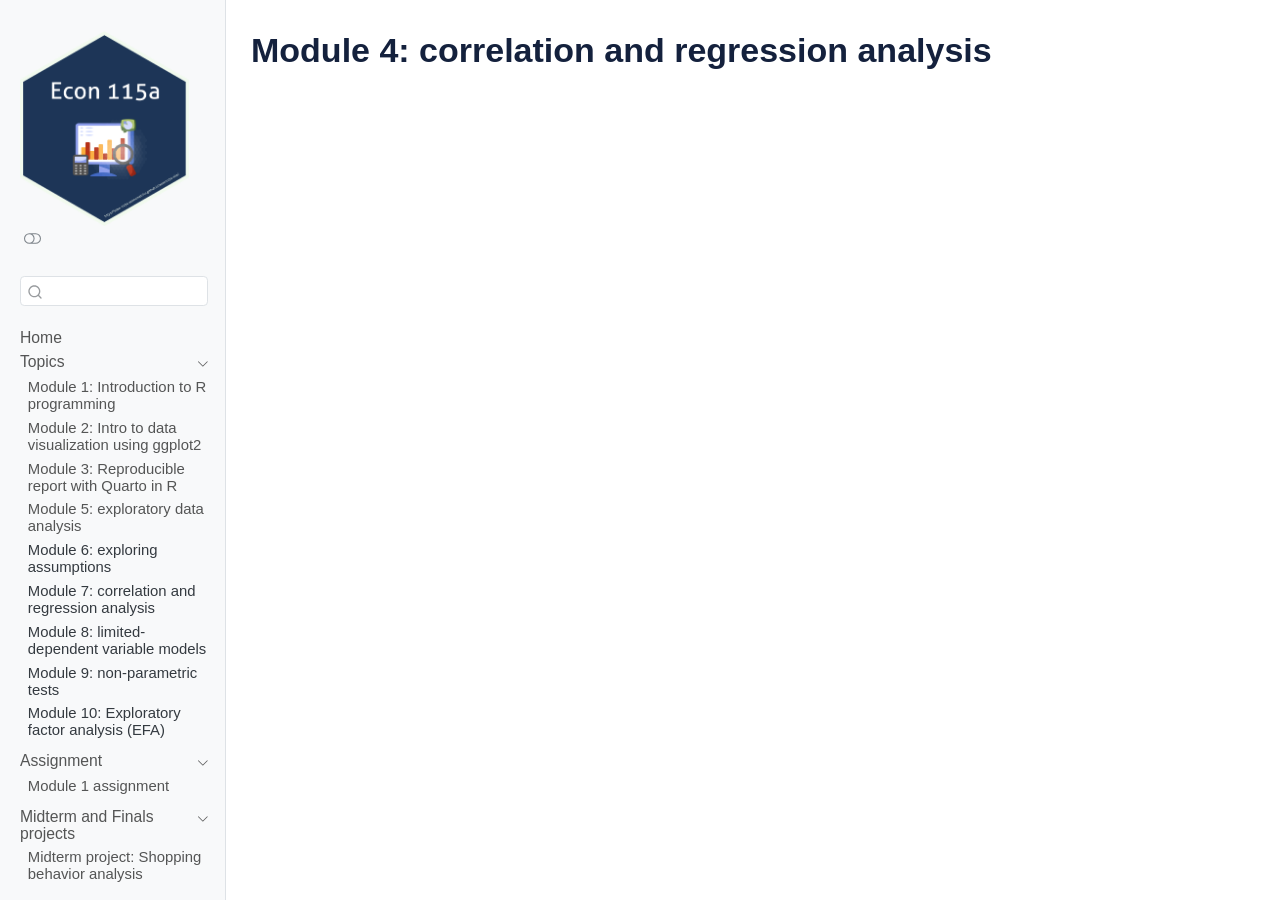
<file: docs/m7-corr-reg-analysis.html>
<!DOCTYPE html>
<html xmlns="http://www.w3.org/1999/xhtml" lang="en" xml:lang="en"><head>

<meta charset="utf-8">
<meta name="generator" content="quarto-1.7.32">

<meta name="viewport" content="width=device-width, initial-scale=1.0, user-scalable=yes">


<title>Module 4: correlation and regression analysis – Econ115a lab</title>
<style>
code{white-space: pre-wrap;}
span.smallcaps{font-variant: small-caps;}
div.columns{display: flex; gap: min(4vw, 1.5em);}
div.column{flex: auto; overflow-x: auto;}
div.hanging-indent{margin-left: 1.5em; text-indent: -1.5em;}
ul.task-list{list-style: none;}
ul.task-list li input[type="checkbox"] {
  width: 0.8em;
  margin: 0 0.8em 0.2em -1em; /* quarto-specific, see https://github.com/quarto-dev/quarto-cli/issues/4556 */ 
  vertical-align: middle;
}
</style>


<script src="site_libs/quarto-nav/quarto-nav.js"></script>
<script src="site_libs/clipboard/clipboard.min.js"></script>
<script src="site_libs/quarto-search/autocomplete.umd.js"></script>
<script src="site_libs/quarto-search/fuse.min.js"></script>
<script src="site_libs/quarto-search/quarto-search.js"></script>
<meta name="quarto:offset" content="./">
<link href="./plot/econ115a-hex-logo.png" rel="icon" type="image/png">
<script src="site_libs/quarto-html/quarto.js" type="module"></script>
<script src="site_libs/quarto-html/tabsets/tabsets.js" type="module"></script>
<script src="site_libs/quarto-html/popper.min.js"></script>
<script src="site_libs/quarto-html/tippy.umd.min.js"></script>
<script src="site_libs/quarto-html/anchor.min.js"></script>
<link href="site_libs/quarto-html/tippy.css" rel="stylesheet">
<link href="site_libs/quarto-html/quarto-syntax-highlighting-37eea08aefeeee20ff55810ff984fec1.css" rel="stylesheet" class="quarto-color-scheme" id="quarto-text-highlighting-styles">
<link href="site_libs/quarto-html/quarto-syntax-highlighting-dark-2fef5ea3f8957b3e4ecc936fc74692ca.css" rel="stylesheet" class="quarto-color-scheme quarto-color-alternate" id="quarto-text-highlighting-styles">
<link href="site_libs/quarto-html/quarto-syntax-highlighting-37eea08aefeeee20ff55810ff984fec1.css" rel="stylesheet" class="quarto-color-scheme-extra" id="quarto-text-highlighting-styles">
<script src="site_libs/bootstrap/bootstrap.min.js"></script>
<link href="site_libs/bootstrap/bootstrap-icons.css" rel="stylesheet">
<link href="site_libs/bootstrap/bootstrap-9d32788644010c1177e19e481e8179ed.min.css" rel="stylesheet" append-hash="true" class="quarto-color-scheme" id="quarto-bootstrap" data-mode="light">
<link href="site_libs/bootstrap/bootstrap-dark-8991eacc4a55f1385cc4d996f833627e.min.css" rel="stylesheet" append-hash="true" class="quarto-color-scheme quarto-color-alternate" id="quarto-bootstrap" data-mode="dark">
<link href="site_libs/bootstrap/bootstrap-9d32788644010c1177e19e481e8179ed.min.css" rel="stylesheet" append-hash="true" class="quarto-color-scheme-extra" id="quarto-bootstrap" data-mode="light">
<script id="quarto-search-options" type="application/json">{
  "location": "sidebar",
  "copy-button": false,
  "collapse-after": 3,
  "panel-placement": "start",
  "type": "textbox",
  "limit": 50,
  "keyboard-shortcut": [
    "f",
    "/",
    "s"
  ],
  "show-item-context": false,
  "language": {
    "search-no-results-text": "No results",
    "search-matching-documents-text": "matching documents",
    "search-copy-link-title": "Copy link to search",
    "search-hide-matches-text": "Hide additional matches",
    "search-more-match-text": "more match in this document",
    "search-more-matches-text": "more matches in this document",
    "search-clear-button-title": "Clear",
    "search-text-placeholder": "",
    "search-detached-cancel-button-title": "Cancel",
    "search-submit-button-title": "Submit",
    "search-label": "Search"
  }
}</script>


</head>

<body class="nav-sidebar docked quarto-light"><script id="quarto-html-before-body" type="application/javascript">
    const toggleBodyColorMode = (bsSheetEl) => {
      const mode = bsSheetEl.getAttribute("data-mode");
      const bodyEl = window.document.querySelector("body");
      if (mode === "dark") {
        bodyEl.classList.add("quarto-dark");
        bodyEl.classList.remove("quarto-light");
      } else {
        bodyEl.classList.add("quarto-light");
        bodyEl.classList.remove("quarto-dark");
      }
    }
    const toggleBodyColorPrimary = () => {
      const bsSheetEl = window.document.querySelector("link#quarto-bootstrap:not([rel=disabled-stylesheet])");
      if (bsSheetEl) {
        toggleBodyColorMode(bsSheetEl);
      }
    }
    const setColorSchemeToggle = (alternate) => {
      const toggles = window.document.querySelectorAll('.quarto-color-scheme-toggle');
      for (let i=0; i < toggles.length; i++) {
        const toggle = toggles[i];
        if (toggle) {
          if (alternate) {
            toggle.classList.add("alternate");
          } else {
            toggle.classList.remove("alternate");
          }
        }
      }
    };
    const toggleColorMode = (alternate) => {
      // Switch the stylesheets
      const primaryStylesheets = window.document.querySelectorAll('link.quarto-color-scheme:not(.quarto-color-alternate)');
      const alternateStylesheets = window.document.querySelectorAll('link.quarto-color-scheme.quarto-color-alternate');
      manageTransitions('#quarto-margin-sidebar .nav-link', false);
      if (alternate) {
        // note: dark is layered on light, we don't disable primary!
        enableStylesheet(alternateStylesheets);
        for (const sheetNode of alternateStylesheets) {
          if (sheetNode.id === "quarto-bootstrap") {
            toggleBodyColorMode(sheetNode);
          }
        }
      } else {
        disableStylesheet(alternateStylesheets);
        enableStylesheet(primaryStylesheets)
        toggleBodyColorPrimary();
      }
      manageTransitions('#quarto-margin-sidebar .nav-link', true);
      // Switch the toggles
      setColorSchemeToggle(alternate)
      // Hack to workaround the fact that safari doesn't
      // properly recolor the scrollbar when toggling (#1455)
      if (navigator.userAgent.indexOf('Safari') > 0 && navigator.userAgent.indexOf('Chrome') == -1) {
        manageTransitions("body", false);
        window.scrollTo(0, 1);
        setTimeout(() => {
          window.scrollTo(0, 0);
          manageTransitions("body", true);
        }, 40);
      }
    }
    const disableStylesheet = (stylesheets) => {
      for (let i=0; i < stylesheets.length; i++) {
        const stylesheet = stylesheets[i];
        stylesheet.rel = 'disabled-stylesheet';
      }
    }
    const enableStylesheet = (stylesheets) => {
      for (let i=0; i < stylesheets.length; i++) {
        const stylesheet = stylesheets[i];
        if(stylesheet.rel !== 'stylesheet') { // for Chrome, which will still FOUC without this check
          stylesheet.rel = 'stylesheet';
        }
      }
    }
    const manageTransitions = (selector, allowTransitions) => {
      const els = window.document.querySelectorAll(selector);
      for (let i=0; i < els.length; i++) {
        const el = els[i];
        if (allowTransitions) {
          el.classList.remove('notransition');
        } else {
          el.classList.add('notransition');
        }
      }
    }
    const isFileUrl = () => {
      return window.location.protocol === 'file:';
    }
    const hasAlternateSentinel = () => {
      let styleSentinel = getColorSchemeSentinel();
      if (styleSentinel !== null) {
        return styleSentinel === "alternate";
      } else {
        return false;
      }
    }
    const setStyleSentinel = (alternate) => {
      const value = alternate ? "alternate" : "default";
      if (!isFileUrl()) {
        window.localStorage.setItem("quarto-color-scheme", value);
      } else {
        localAlternateSentinel = value;
      }
    }
    const getColorSchemeSentinel = () => {
      if (!isFileUrl()) {
        const storageValue = window.localStorage.getItem("quarto-color-scheme");
        return storageValue != null ? storageValue : localAlternateSentinel;
      } else {
        return localAlternateSentinel;
      }
    }
    const toggleGiscusIfUsed = (isAlternate, darkModeDefault) => {
      const baseTheme = document.querySelector('#giscus-base-theme')?.value ?? 'light';
      const alternateTheme = document.querySelector('#giscus-alt-theme')?.value ?? 'dark';
      let newTheme = '';
      if(authorPrefersDark) {
        newTheme = isAlternate ? baseTheme : alternateTheme;
      } else {
        newTheme = isAlternate ? alternateTheme : baseTheme;
      }
      const changeGiscusTheme = () => {
        // From: https://github.com/giscus/giscus/issues/336
        const sendMessage = (message) => {
          const iframe = document.querySelector('iframe.giscus-frame');
          if (!iframe) return;
          iframe.contentWindow.postMessage({ giscus: message }, 'https://giscus.app');
        }
        sendMessage({
          setConfig: {
            theme: newTheme
          }
        });
      }
      const isGiscussLoaded = window.document.querySelector('iframe.giscus-frame') !== null;
      if (isGiscussLoaded) {
        changeGiscusTheme();
      }
    };
    const authorPrefersDark = false;
    const darkModeDefault = authorPrefersDark;
      document.querySelector('link#quarto-text-highlighting-styles.quarto-color-scheme-extra').rel = 'disabled-stylesheet';
      document.querySelector('link#quarto-bootstrap.quarto-color-scheme-extra').rel = 'disabled-stylesheet';
    let localAlternateSentinel = darkModeDefault ? 'alternate' : 'default';
    // Dark / light mode switch
    window.quartoToggleColorScheme = () => {
      // Read the current dark / light value
      let toAlternate = !hasAlternateSentinel();
      toggleColorMode(toAlternate);
      setStyleSentinel(toAlternate);
      toggleGiscusIfUsed(toAlternate, darkModeDefault);
      window.dispatchEvent(new Event('resize'));
    };
    // Switch to dark mode if need be
    if (hasAlternateSentinel()) {
      toggleColorMode(true);
    } else {
      toggleColorMode(false);
    }
  </script>

<div id="quarto-search-results"></div>
  <header id="quarto-header" class="headroom fixed-top">
  <nav class="quarto-secondary-nav">
    <div class="container-fluid d-flex">
      <button type="button" class="quarto-btn-toggle btn" data-bs-toggle="collapse" role="button" data-bs-target=".quarto-sidebar-collapse-item" aria-controls="quarto-sidebar" aria-expanded="false" aria-label="Toggle sidebar navigation" onclick="if (window.quartoToggleHeadroom) { window.quartoToggleHeadroom(); }">
        <i class="bi bi-layout-text-sidebar-reverse"></i>
      </button>
        <nav class="quarto-page-breadcrumbs" aria-label="breadcrumb"><ol class="breadcrumb"><li class="breadcrumb-item">Module 4: correlation and regression analysis</li></ol></nav>
        <a class="flex-grow-1" role="navigation" data-bs-toggle="collapse" data-bs-target=".quarto-sidebar-collapse-item" aria-controls="quarto-sidebar" aria-expanded="false" aria-label="Toggle sidebar navigation" onclick="if (window.quartoToggleHeadroom) { window.quartoToggleHeadroom(); }">      
        </a>
      <button type="button" class="btn quarto-search-button" aria-label="Search" onclick="window.quartoOpenSearch();">
        <i class="bi bi-search"></i>
      </button>
    </div>
  </nav>
</header>
<!-- content -->
<div id="quarto-content" class="quarto-container page-columns page-rows-contents page-layout-article">
<!-- sidebar -->
  <nav id="quarto-sidebar" class="sidebar collapse collapse-horizontal quarto-sidebar-collapse-item sidebar-navigation docked overflow-auto">
    <div class="pt-lg-2 mt-2 text-left sidebar-header">
      <a href="./index.html" class="sidebar-logo-link">
      <img src="./plot/econ115a-hex-logo.png" alt="" class="sidebar-logo py-0 d-lg-inline d-none">
      </a>
      <div class="sidebar-tools-main">
  <a href="" class="quarto-color-scheme-toggle quarto-navigation-tool  px-1" onclick="window.quartoToggleColorScheme(); return false;" title="Toggle dark mode"><i class="bi"></i></a>
</div>
      </div>
        <div class="mt-2 flex-shrink-0 align-items-center">
        <div class="sidebar-search">
        <div id="quarto-search" class="" title="Search"></div>
        </div>
        </div>
    <div class="sidebar-menu-container"> 
    <ul class="list-unstyled mt-1">
        <li class="sidebar-item">
  <div class="sidebar-item-container"> 
  <a href="./index.html" class="sidebar-item-text sidebar-link">
 <span class="menu-text">Home</span></a>
  </div>
</li>
        <li class="sidebar-item sidebar-item-section">
      <div class="sidebar-item-container"> 
            <a class="sidebar-item-text sidebar-link text-start" data-bs-toggle="collapse" data-bs-target="#quarto-sidebar-section-1" role="navigation" aria-expanded="true">
 <span class="menu-text">Topics</span></a>
          <a class="sidebar-item-toggle text-start" data-bs-toggle="collapse" data-bs-target="#quarto-sidebar-section-1" role="navigation" aria-expanded="true" aria-label="Toggle section">
            <i class="bi bi-chevron-right ms-2"></i>
          </a> 
      </div>
      <ul id="quarto-sidebar-section-1" class="collapse list-unstyled sidebar-section depth1 show">  
          <li class="sidebar-item">
  <div class="sidebar-item-container"> 
  <a href="./m1-intro-r.html" class="sidebar-item-text sidebar-link">
 <span class="menu-text">Module 1: Introduction to R programming</span></a>
  </div>
</li>
          <li class="sidebar-item">
  <div class="sidebar-item-container"> 
  <a href="./m2-intro-data-viz-ggplot.html" class="sidebar-item-text sidebar-link">
 <span class="menu-text">Module 2: Intro to data visualization using ggplot2</span></a>
  </div>
</li>
          <li class="sidebar-item">
  <div class="sidebar-item-container"> 
  <a href="./m3-reproducible-quarto.html" class="sidebar-item-text sidebar-link">
 <span class="menu-text">Module 3: Reproducible report with Quarto in R</span></a>
  </div>
</li>
          <li class="sidebar-item">
  <div class="sidebar-item-container"> 
  <a href="./m5-exploratory-data-analysis.html" class="sidebar-item-text sidebar-link">
 <span class="menu-text">Module 5: exploratory data analysis</span></a>
  </div>
</li>
          <li class="sidebar-item">
 <span class="menu-text">Module 6: exploring assumptions</span>
  </li>
          <li class="sidebar-item">
 <span class="menu-text">Module 7: correlation and regression analysis</span>
  </li>
          <li class="sidebar-item">
 <span class="menu-text">Module 8: limited-dependent variable models</span>
  </li>
          <li class="sidebar-item">
 <span class="menu-text">Module 9: non-parametric tests</span>
  </li>
          <li class="sidebar-item">
 <span class="menu-text">Module 10: Exploratory factor analysis (EFA)</span>
  </li>
      </ul>
  </li>
        <li class="sidebar-item sidebar-item-section">
      <div class="sidebar-item-container"> 
            <a class="sidebar-item-text sidebar-link text-start" data-bs-toggle="collapse" data-bs-target="#quarto-sidebar-section-2" role="navigation" aria-expanded="true">
 <span class="menu-text">Assignment</span></a>
          <a class="sidebar-item-toggle text-start" data-bs-toggle="collapse" data-bs-target="#quarto-sidebar-section-2" role="navigation" aria-expanded="true" aria-label="Toggle section">
            <i class="bi bi-chevron-right ms-2"></i>
          </a> 
      </div>
      <ul id="quarto-sidebar-section-2" class="collapse list-unstyled sidebar-section depth1 show">  
          <li class="sidebar-item">
  <div class="sidebar-item-container"> 
  <a href="./01-assignment1-coffee-sales.html" class="sidebar-item-text sidebar-link">
 <span class="menu-text">Module 1 assignment</span></a>
  </div>
</li>
      </ul>
  </li>
        <li class="sidebar-item sidebar-item-section">
      <div class="sidebar-item-container"> 
            <a class="sidebar-item-text sidebar-link text-start" data-bs-toggle="collapse" data-bs-target="#quarto-sidebar-section-3" role="navigation" aria-expanded="true">
 <span class="menu-text">Midterm and Finals projects</span></a>
          <a class="sidebar-item-toggle text-start" data-bs-toggle="collapse" data-bs-target="#quarto-sidebar-section-3" role="navigation" aria-expanded="true" aria-label="Toggle section">
            <i class="bi bi-chevron-right ms-2"></i>
          </a> 
      </div>
      <ul id="quarto-sidebar-section-3" class="collapse list-unstyled sidebar-section depth1 show">  
          <li class="sidebar-item">
  <div class="sidebar-item-container"> 
  <a href="./term-01-midterm-project.html" class="sidebar-item-text sidebar-link">
 <span class="menu-text">Midterm project: Shopping behavior analysis</span></a>
  </div>
</li>
      </ul>
  </li>
    </ul>
    </div>
</nav>
<div id="quarto-sidebar-glass" class="quarto-sidebar-collapse-item" data-bs-toggle="collapse" data-bs-target=".quarto-sidebar-collapse-item"></div>
<!-- margin-sidebar -->
    <div id="quarto-margin-sidebar" class="sidebar margin-sidebar zindex-bottom">
        
    </div>
<!-- main -->
<main class="content" id="quarto-document-content">


<header id="title-block-header" class="quarto-title-block default">
<div class="quarto-title">
<h1 class="title">Module 4: correlation and regression analysis</h1>
</div>



<div class="quarto-title-meta">

    
  
    
  </div>
  


</header>





</main> <!-- /main -->
<script id="quarto-html-after-body" type="application/javascript">
  window.document.addEventListener("DOMContentLoaded", function (event) {
    // Ensure there is a toggle, if there isn't float one in the top right
    if (window.document.querySelector('.quarto-color-scheme-toggle') === null) {
      const a = window.document.createElement('a');
      a.classList.add('top-right');
      a.classList.add('quarto-color-scheme-toggle');
      a.href = "";
      a.onclick = function() { try { window.quartoToggleColorScheme(); } catch {} return false; };
      const i = window.document.createElement("i");
      i.classList.add('bi');
      a.appendChild(i);
      window.document.body.appendChild(a);
    }
    setColorSchemeToggle(hasAlternateSentinel())
    const icon = "";
    const anchorJS = new window.AnchorJS();
    anchorJS.options = {
      placement: 'right',
      icon: icon
    };
    anchorJS.add('.anchored');
    const isCodeAnnotation = (el) => {
      for (const clz of el.classList) {
        if (clz.startsWith('code-annotation-')) {                     
          return true;
        }
      }
      return false;
    }
    const onCopySuccess = function(e) {
      // button target
      const button = e.trigger;
      // don't keep focus
      button.blur();
      // flash "checked"
      button.classList.add('code-copy-button-checked');
      var currentTitle = button.getAttribute("title");
      button.setAttribute("title", "Copied!");
      let tooltip;
      if (window.bootstrap) {
        button.setAttribute("data-bs-toggle", "tooltip");
        button.setAttribute("data-bs-placement", "left");
        button.setAttribute("data-bs-title", "Copied!");
        tooltip = new bootstrap.Tooltip(button, 
          { trigger: "manual", 
            customClass: "code-copy-button-tooltip",
            offset: [0, -8]});
        tooltip.show();    
      }
      setTimeout(function() {
        if (tooltip) {
          tooltip.hide();
          button.removeAttribute("data-bs-title");
          button.removeAttribute("data-bs-toggle");
          button.removeAttribute("data-bs-placement");
        }
        button.setAttribute("title", currentTitle);
        button.classList.remove('code-copy-button-checked');
      }, 1000);
      // clear code selection
      e.clearSelection();
    }
    const getTextToCopy = function(trigger) {
        const codeEl = trigger.previousElementSibling.cloneNode(true);
        for (const childEl of codeEl.children) {
          if (isCodeAnnotation(childEl)) {
            childEl.remove();
          }
        }
        return codeEl.innerText;
    }
    const clipboard = new window.ClipboardJS('.code-copy-button:not([data-in-quarto-modal])', {
      text: getTextToCopy
    });
    clipboard.on('success', onCopySuccess);
    if (window.document.getElementById('quarto-embedded-source-code-modal')) {
      const clipboardModal = new window.ClipboardJS('.code-copy-button[data-in-quarto-modal]', {
        text: getTextToCopy,
        container: window.document.getElementById('quarto-embedded-source-code-modal')
      });
      clipboardModal.on('success', onCopySuccess);
    }
      var localhostRegex = new RegExp(/^(?:http|https):\/\/localhost\:?[0-9]*\//);
      var mailtoRegex = new RegExp(/^mailto:/);
        var filterRegex = new RegExp("https:\/\/econ-115a-econometrics\.github\.io\/econ115a-lab-site\/");
      var isInternal = (href) => {
          return filterRegex.test(href) || localhostRegex.test(href) || mailtoRegex.test(href);
      }
      // Inspect non-navigation links and adorn them if external
     var links = window.document.querySelectorAll('a[href]:not(.nav-link):not(.navbar-brand):not(.toc-action):not(.sidebar-link):not(.sidebar-item-toggle):not(.pagination-link):not(.no-external):not([aria-hidden]):not(.dropdown-item):not(.quarto-navigation-tool):not(.about-link)');
      for (var i=0; i<links.length; i++) {
        const link = links[i];
        if (!isInternal(link.href)) {
          // undo the damage that might have been done by quarto-nav.js in the case of
          // links that we want to consider external
          if (link.dataset.originalHref !== undefined) {
            link.href = link.dataset.originalHref;
          }
        }
      }
    function tippyHover(el, contentFn, onTriggerFn, onUntriggerFn) {
      const config = {
        allowHTML: true,
        maxWidth: 500,
        delay: 100,
        arrow: false,
        appendTo: function(el) {
            return el.parentElement;
        },
        interactive: true,
        interactiveBorder: 10,
        theme: 'quarto',
        placement: 'bottom-start',
      };
      if (contentFn) {
        config.content = contentFn;
      }
      if (onTriggerFn) {
        config.onTrigger = onTriggerFn;
      }
      if (onUntriggerFn) {
        config.onUntrigger = onUntriggerFn;
      }
      window.tippy(el, config); 
    }
    const noterefs = window.document.querySelectorAll('a[role="doc-noteref"]');
    for (var i=0; i<noterefs.length; i++) {
      const ref = noterefs[i];
      tippyHover(ref, function() {
        // use id or data attribute instead here
        let href = ref.getAttribute('data-footnote-href') || ref.getAttribute('href');
        try { href = new URL(href).hash; } catch {}
        const id = href.replace(/^#\/?/, "");
        const note = window.document.getElementById(id);
        if (note) {
          return note.innerHTML;
        } else {
          return "";
        }
      });
    }
    const xrefs = window.document.querySelectorAll('a.quarto-xref');
    const processXRef = (id, note) => {
      // Strip column container classes
      const stripColumnClz = (el) => {
        el.classList.remove("page-full", "page-columns");
        if (el.children) {
          for (const child of el.children) {
            stripColumnClz(child);
          }
        }
      }
      stripColumnClz(note)
      if (id === null || id.startsWith('sec-')) {
        // Special case sections, only their first couple elements
        const container = document.createElement("div");
        if (note.children && note.children.length > 2) {
          container.appendChild(note.children[0].cloneNode(true));
          for (let i = 1; i < note.children.length; i++) {
            const child = note.children[i];
            if (child.tagName === "P" && child.innerText === "") {
              continue;
            } else {
              container.appendChild(child.cloneNode(true));
              break;
            }
          }
          if (window.Quarto?.typesetMath) {
            window.Quarto.typesetMath(container);
          }
          return container.innerHTML
        } else {
          if (window.Quarto?.typesetMath) {
            window.Quarto.typesetMath(note);
          }
          return note.innerHTML;
        }
      } else {
        // Remove any anchor links if they are present
        const anchorLink = note.querySelector('a.anchorjs-link');
        if (anchorLink) {
          anchorLink.remove();
        }
        if (window.Quarto?.typesetMath) {
          window.Quarto.typesetMath(note);
        }
        if (note.classList.contains("callout")) {
          return note.outerHTML;
        } else {
          return note.innerHTML;
        }
      }
    }
    for (var i=0; i<xrefs.length; i++) {
      const xref = xrefs[i];
      tippyHover(xref, undefined, function(instance) {
        instance.disable();
        let url = xref.getAttribute('href');
        let hash = undefined; 
        if (url.startsWith('#')) {
          hash = url;
        } else {
          try { hash = new URL(url).hash; } catch {}
        }
        if (hash) {
          const id = hash.replace(/^#\/?/, "");
          const note = window.document.getElementById(id);
          if (note !== null) {
            try {
              const html = processXRef(id, note.cloneNode(true));
              instance.setContent(html);
            } finally {
              instance.enable();
              instance.show();
            }
          } else {
            // See if we can fetch this
            fetch(url.split('#')[0])
            .then(res => res.text())
            .then(html => {
              const parser = new DOMParser();
              const htmlDoc = parser.parseFromString(html, "text/html");
              const note = htmlDoc.getElementById(id);
              if (note !== null) {
                const html = processXRef(id, note);
                instance.setContent(html);
              } 
            }).finally(() => {
              instance.enable();
              instance.show();
            });
          }
        } else {
          // See if we can fetch a full url (with no hash to target)
          // This is a special case and we should probably do some content thinning / targeting
          fetch(url)
          .then(res => res.text())
          .then(html => {
            const parser = new DOMParser();
            const htmlDoc = parser.parseFromString(html, "text/html");
            const note = htmlDoc.querySelector('main.content');
            if (note !== null) {
              // This should only happen for chapter cross references
              // (since there is no id in the URL)
              // remove the first header
              if (note.children.length > 0 && note.children[0].tagName === "HEADER") {
                note.children[0].remove();
              }
              const html = processXRef(null, note);
              instance.setContent(html);
            } 
          }).finally(() => {
            instance.enable();
            instance.show();
          });
        }
      }, function(instance) {
      });
    }
        let selectedAnnoteEl;
        const selectorForAnnotation = ( cell, annotation) => {
          let cellAttr = 'data-code-cell="' + cell + '"';
          let lineAttr = 'data-code-annotation="' +  annotation + '"';
          const selector = 'span[' + cellAttr + '][' + lineAttr + ']';
          return selector;
        }
        const selectCodeLines = (annoteEl) => {
          const doc = window.document;
          const targetCell = annoteEl.getAttribute("data-target-cell");
          const targetAnnotation = annoteEl.getAttribute("data-target-annotation");
          const annoteSpan = window.document.querySelector(selectorForAnnotation(targetCell, targetAnnotation));
          const lines = annoteSpan.getAttribute("data-code-lines").split(",");
          const lineIds = lines.map((line) => {
            return targetCell + "-" + line;
          })
          let top = null;
          let height = null;
          let parent = null;
          if (lineIds.length > 0) {
              //compute the position of the single el (top and bottom and make a div)
              const el = window.document.getElementById(lineIds[0]);
              top = el.offsetTop;
              height = el.offsetHeight;
              parent = el.parentElement.parentElement;
            if (lineIds.length > 1) {
              const lastEl = window.document.getElementById(lineIds[lineIds.length - 1]);
              const bottom = lastEl.offsetTop + lastEl.offsetHeight;
              height = bottom - top;
            }
            if (top !== null && height !== null && parent !== null) {
              // cook up a div (if necessary) and position it 
              let div = window.document.getElementById("code-annotation-line-highlight");
              if (div === null) {
                div = window.document.createElement("div");
                div.setAttribute("id", "code-annotation-line-highlight");
                div.style.position = 'absolute';
                parent.appendChild(div);
              }
              div.style.top = top - 2 + "px";
              div.style.height = height + 4 + "px";
              div.style.left = 0;
              let gutterDiv = window.document.getElementById("code-annotation-line-highlight-gutter");
              if (gutterDiv === null) {
                gutterDiv = window.document.createElement("div");
                gutterDiv.setAttribute("id", "code-annotation-line-highlight-gutter");
                gutterDiv.style.position = 'absolute';
                const codeCell = window.document.getElementById(targetCell);
                const gutter = codeCell.querySelector('.code-annotation-gutter');
                gutter.appendChild(gutterDiv);
              }
              gutterDiv.style.top = top - 2 + "px";
              gutterDiv.style.height = height + 4 + "px";
            }
            selectedAnnoteEl = annoteEl;
          }
        };
        const unselectCodeLines = () => {
          const elementsIds = ["code-annotation-line-highlight", "code-annotation-line-highlight-gutter"];
          elementsIds.forEach((elId) => {
            const div = window.document.getElementById(elId);
            if (div) {
              div.remove();
            }
          });
          selectedAnnoteEl = undefined;
        };
          // Handle positioning of the toggle
      window.addEventListener(
        "resize",
        throttle(() => {
          elRect = undefined;
          if (selectedAnnoteEl) {
            selectCodeLines(selectedAnnoteEl);
          }
        }, 10)
      );
      function throttle(fn, ms) {
      let throttle = false;
      let timer;
        return (...args) => {
          if(!throttle) { // first call gets through
              fn.apply(this, args);
              throttle = true;
          } else { // all the others get throttled
              if(timer) clearTimeout(timer); // cancel #2
              timer = setTimeout(() => {
                fn.apply(this, args);
                timer = throttle = false;
              }, ms);
          }
        };
      }
        // Attach click handler to the DT
        const annoteDls = window.document.querySelectorAll('dt[data-target-cell]');
        for (const annoteDlNode of annoteDls) {
          annoteDlNode.addEventListener('click', (event) => {
            const clickedEl = event.target;
            if (clickedEl !== selectedAnnoteEl) {
              unselectCodeLines();
              const activeEl = window.document.querySelector('dt[data-target-cell].code-annotation-active');
              if (activeEl) {
                activeEl.classList.remove('code-annotation-active');
              }
              selectCodeLines(clickedEl);
              clickedEl.classList.add('code-annotation-active');
            } else {
              // Unselect the line
              unselectCodeLines();
              clickedEl.classList.remove('code-annotation-active');
            }
          });
        }
    const findCites = (el) => {
      const parentEl = el.parentElement;
      if (parentEl) {
        const cites = parentEl.dataset.cites;
        if (cites) {
          return {
            el,
            cites: cites.split(' ')
          };
        } else {
          return findCites(el.parentElement)
        }
      } else {
        return undefined;
      }
    };
    var bibliorefs = window.document.querySelectorAll('a[role="doc-biblioref"]');
    for (var i=0; i<bibliorefs.length; i++) {
      const ref = bibliorefs[i];
      const citeInfo = findCites(ref);
      if (citeInfo) {
        tippyHover(citeInfo.el, function() {
          var popup = window.document.createElement('div');
          citeInfo.cites.forEach(function(cite) {
            var citeDiv = window.document.createElement('div');
            citeDiv.classList.add('hanging-indent');
            citeDiv.classList.add('csl-entry');
            var biblioDiv = window.document.getElementById('ref-' + cite);
            if (biblioDiv) {
              citeDiv.innerHTML = biblioDiv.innerHTML;
            }
            popup.appendChild(citeDiv);
          });
          return popup.innerHTML;
        });
      }
    }
  });
  </script>
</div> <!-- /content -->




</body></html>
</file>
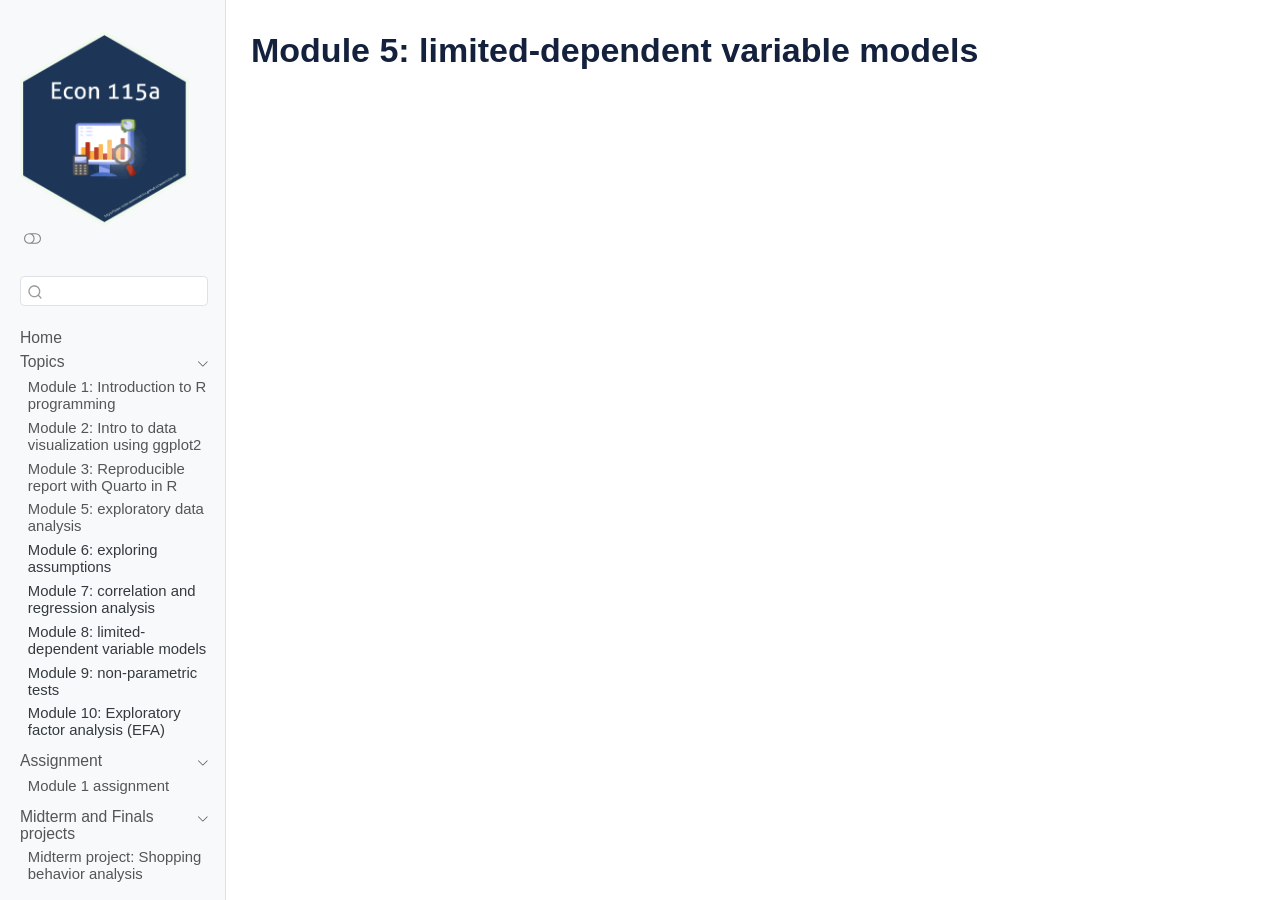
<file: docs/m8-limdep-model.html>
<!DOCTYPE html>
<html xmlns="http://www.w3.org/1999/xhtml" lang="en" xml:lang="en"><head>

<meta charset="utf-8">
<meta name="generator" content="quarto-1.7.32">

<meta name="viewport" content="width=device-width, initial-scale=1.0, user-scalable=yes">


<title>Module 5: limited-dependent variable models – Econ115a lab</title>
<style>
code{white-space: pre-wrap;}
span.smallcaps{font-variant: small-caps;}
div.columns{display: flex; gap: min(4vw, 1.5em);}
div.column{flex: auto; overflow-x: auto;}
div.hanging-indent{margin-left: 1.5em; text-indent: -1.5em;}
ul.task-list{list-style: none;}
ul.task-list li input[type="checkbox"] {
  width: 0.8em;
  margin: 0 0.8em 0.2em -1em; /* quarto-specific, see https://github.com/quarto-dev/quarto-cli/issues/4556 */ 
  vertical-align: middle;
}
</style>


<script src="site_libs/quarto-nav/quarto-nav.js"></script>
<script src="site_libs/clipboard/clipboard.min.js"></script>
<script src="site_libs/quarto-search/autocomplete.umd.js"></script>
<script src="site_libs/quarto-search/fuse.min.js"></script>
<script src="site_libs/quarto-search/quarto-search.js"></script>
<meta name="quarto:offset" content="./">
<link href="./plot/econ115a-hex-logo.png" rel="icon" type="image/png">
<script src="site_libs/quarto-html/quarto.js" type="module"></script>
<script src="site_libs/quarto-html/tabsets/tabsets.js" type="module"></script>
<script src="site_libs/quarto-html/popper.min.js"></script>
<script src="site_libs/quarto-html/tippy.umd.min.js"></script>
<script src="site_libs/quarto-html/anchor.min.js"></script>
<link href="site_libs/quarto-html/tippy.css" rel="stylesheet">
<link href="site_libs/quarto-html/quarto-syntax-highlighting-37eea08aefeeee20ff55810ff984fec1.css" rel="stylesheet" class="quarto-color-scheme" id="quarto-text-highlighting-styles">
<link href="site_libs/quarto-html/quarto-syntax-highlighting-dark-2fef5ea3f8957b3e4ecc936fc74692ca.css" rel="stylesheet" class="quarto-color-scheme quarto-color-alternate" id="quarto-text-highlighting-styles">
<link href="site_libs/quarto-html/quarto-syntax-highlighting-37eea08aefeeee20ff55810ff984fec1.css" rel="stylesheet" class="quarto-color-scheme-extra" id="quarto-text-highlighting-styles">
<script src="site_libs/bootstrap/bootstrap.min.js"></script>
<link href="site_libs/bootstrap/bootstrap-icons.css" rel="stylesheet">
<link href="site_libs/bootstrap/bootstrap-9d32788644010c1177e19e481e8179ed.min.css" rel="stylesheet" append-hash="true" class="quarto-color-scheme" id="quarto-bootstrap" data-mode="light">
<link href="site_libs/bootstrap/bootstrap-dark-8991eacc4a55f1385cc4d996f833627e.min.css" rel="stylesheet" append-hash="true" class="quarto-color-scheme quarto-color-alternate" id="quarto-bootstrap" data-mode="dark">
<link href="site_libs/bootstrap/bootstrap-9d32788644010c1177e19e481e8179ed.min.css" rel="stylesheet" append-hash="true" class="quarto-color-scheme-extra" id="quarto-bootstrap" data-mode="light">
<script id="quarto-search-options" type="application/json">{
  "location": "sidebar",
  "copy-button": false,
  "collapse-after": 3,
  "panel-placement": "start",
  "type": "textbox",
  "limit": 50,
  "keyboard-shortcut": [
    "f",
    "/",
    "s"
  ],
  "show-item-context": false,
  "language": {
    "search-no-results-text": "No results",
    "search-matching-documents-text": "matching documents",
    "search-copy-link-title": "Copy link to search",
    "search-hide-matches-text": "Hide additional matches",
    "search-more-match-text": "more match in this document",
    "search-more-matches-text": "more matches in this document",
    "search-clear-button-title": "Clear",
    "search-text-placeholder": "",
    "search-detached-cancel-button-title": "Cancel",
    "search-submit-button-title": "Submit",
    "search-label": "Search"
  }
}</script>


</head>

<body class="nav-sidebar docked quarto-light"><script id="quarto-html-before-body" type="application/javascript">
    const toggleBodyColorMode = (bsSheetEl) => {
      const mode = bsSheetEl.getAttribute("data-mode");
      const bodyEl = window.document.querySelector("body");
      if (mode === "dark") {
        bodyEl.classList.add("quarto-dark");
        bodyEl.classList.remove("quarto-light");
      } else {
        bodyEl.classList.add("quarto-light");
        bodyEl.classList.remove("quarto-dark");
      }
    }
    const toggleBodyColorPrimary = () => {
      const bsSheetEl = window.document.querySelector("link#quarto-bootstrap:not([rel=disabled-stylesheet])");
      if (bsSheetEl) {
        toggleBodyColorMode(bsSheetEl);
      }
    }
    const setColorSchemeToggle = (alternate) => {
      const toggles = window.document.querySelectorAll('.quarto-color-scheme-toggle');
      for (let i=0; i < toggles.length; i++) {
        const toggle = toggles[i];
        if (toggle) {
          if (alternate) {
            toggle.classList.add("alternate");
          } else {
            toggle.classList.remove("alternate");
          }
        }
      }
    };
    const toggleColorMode = (alternate) => {
      // Switch the stylesheets
      const primaryStylesheets = window.document.querySelectorAll('link.quarto-color-scheme:not(.quarto-color-alternate)');
      const alternateStylesheets = window.document.querySelectorAll('link.quarto-color-scheme.quarto-color-alternate');
      manageTransitions('#quarto-margin-sidebar .nav-link', false);
      if (alternate) {
        // note: dark is layered on light, we don't disable primary!
        enableStylesheet(alternateStylesheets);
        for (const sheetNode of alternateStylesheets) {
          if (sheetNode.id === "quarto-bootstrap") {
            toggleBodyColorMode(sheetNode);
          }
        }
      } else {
        disableStylesheet(alternateStylesheets);
        enableStylesheet(primaryStylesheets)
        toggleBodyColorPrimary();
      }
      manageTransitions('#quarto-margin-sidebar .nav-link', true);
      // Switch the toggles
      setColorSchemeToggle(alternate)
      // Hack to workaround the fact that safari doesn't
      // properly recolor the scrollbar when toggling (#1455)
      if (navigator.userAgent.indexOf('Safari') > 0 && navigator.userAgent.indexOf('Chrome') == -1) {
        manageTransitions("body", false);
        window.scrollTo(0, 1);
        setTimeout(() => {
          window.scrollTo(0, 0);
          manageTransitions("body", true);
        }, 40);
      }
    }
    const disableStylesheet = (stylesheets) => {
      for (let i=0; i < stylesheets.length; i++) {
        const stylesheet = stylesheets[i];
        stylesheet.rel = 'disabled-stylesheet';
      }
    }
    const enableStylesheet = (stylesheets) => {
      for (let i=0; i < stylesheets.length; i++) {
        const stylesheet = stylesheets[i];
        if(stylesheet.rel !== 'stylesheet') { // for Chrome, which will still FOUC without this check
          stylesheet.rel = 'stylesheet';
        }
      }
    }
    const manageTransitions = (selector, allowTransitions) => {
      const els = window.document.querySelectorAll(selector);
      for (let i=0; i < els.length; i++) {
        const el = els[i];
        if (allowTransitions) {
          el.classList.remove('notransition');
        } else {
          el.classList.add('notransition');
        }
      }
    }
    const isFileUrl = () => {
      return window.location.protocol === 'file:';
    }
    const hasAlternateSentinel = () => {
      let styleSentinel = getColorSchemeSentinel();
      if (styleSentinel !== null) {
        return styleSentinel === "alternate";
      } else {
        return false;
      }
    }
    const setStyleSentinel = (alternate) => {
      const value = alternate ? "alternate" : "default";
      if (!isFileUrl()) {
        window.localStorage.setItem("quarto-color-scheme", value);
      } else {
        localAlternateSentinel = value;
      }
    }
    const getColorSchemeSentinel = () => {
      if (!isFileUrl()) {
        const storageValue = window.localStorage.getItem("quarto-color-scheme");
        return storageValue != null ? storageValue : localAlternateSentinel;
      } else {
        return localAlternateSentinel;
      }
    }
    const toggleGiscusIfUsed = (isAlternate, darkModeDefault) => {
      const baseTheme = document.querySelector('#giscus-base-theme')?.value ?? 'light';
      const alternateTheme = document.querySelector('#giscus-alt-theme')?.value ?? 'dark';
      let newTheme = '';
      if(authorPrefersDark) {
        newTheme = isAlternate ? baseTheme : alternateTheme;
      } else {
        newTheme = isAlternate ? alternateTheme : baseTheme;
      }
      const changeGiscusTheme = () => {
        // From: https://github.com/giscus/giscus/issues/336
        const sendMessage = (message) => {
          const iframe = document.querySelector('iframe.giscus-frame');
          if (!iframe) return;
          iframe.contentWindow.postMessage({ giscus: message }, 'https://giscus.app');
        }
        sendMessage({
          setConfig: {
            theme: newTheme
          }
        });
      }
      const isGiscussLoaded = window.document.querySelector('iframe.giscus-frame') !== null;
      if (isGiscussLoaded) {
        changeGiscusTheme();
      }
    };
    const authorPrefersDark = false;
    const darkModeDefault = authorPrefersDark;
      document.querySelector('link#quarto-text-highlighting-styles.quarto-color-scheme-extra').rel = 'disabled-stylesheet';
      document.querySelector('link#quarto-bootstrap.quarto-color-scheme-extra').rel = 'disabled-stylesheet';
    let localAlternateSentinel = darkModeDefault ? 'alternate' : 'default';
    // Dark / light mode switch
    window.quartoToggleColorScheme = () => {
      // Read the current dark / light value
      let toAlternate = !hasAlternateSentinel();
      toggleColorMode(toAlternate);
      setStyleSentinel(toAlternate);
      toggleGiscusIfUsed(toAlternate, darkModeDefault);
      window.dispatchEvent(new Event('resize'));
    };
    // Switch to dark mode if need be
    if (hasAlternateSentinel()) {
      toggleColorMode(true);
    } else {
      toggleColorMode(false);
    }
  </script>

<div id="quarto-search-results"></div>
  <header id="quarto-header" class="headroom fixed-top">
  <nav class="quarto-secondary-nav">
    <div class="container-fluid d-flex">
      <button type="button" class="quarto-btn-toggle btn" data-bs-toggle="collapse" role="button" data-bs-target=".quarto-sidebar-collapse-item" aria-controls="quarto-sidebar" aria-expanded="false" aria-label="Toggle sidebar navigation" onclick="if (window.quartoToggleHeadroom) { window.quartoToggleHeadroom(); }">
        <i class="bi bi-layout-text-sidebar-reverse"></i>
      </button>
        <nav class="quarto-page-breadcrumbs" aria-label="breadcrumb"><ol class="breadcrumb"><li class="breadcrumb-item">Module 5: limited-dependent variable models</li></ol></nav>
        <a class="flex-grow-1" role="navigation" data-bs-toggle="collapse" data-bs-target=".quarto-sidebar-collapse-item" aria-controls="quarto-sidebar" aria-expanded="false" aria-label="Toggle sidebar navigation" onclick="if (window.quartoToggleHeadroom) { window.quartoToggleHeadroom(); }">      
        </a>
      <button type="button" class="btn quarto-search-button" aria-label="Search" onclick="window.quartoOpenSearch();">
        <i class="bi bi-search"></i>
      </button>
    </div>
  </nav>
</header>
<!-- content -->
<div id="quarto-content" class="quarto-container page-columns page-rows-contents page-layout-article">
<!-- sidebar -->
  <nav id="quarto-sidebar" class="sidebar collapse collapse-horizontal quarto-sidebar-collapse-item sidebar-navigation docked overflow-auto">
    <div class="pt-lg-2 mt-2 text-left sidebar-header">
      <a href="./index.html" class="sidebar-logo-link">
      <img src="./plot/econ115a-hex-logo.png" alt="" class="sidebar-logo py-0 d-lg-inline d-none">
      </a>
      <div class="sidebar-tools-main">
  <a href="" class="quarto-color-scheme-toggle quarto-navigation-tool  px-1" onclick="window.quartoToggleColorScheme(); return false;" title="Toggle dark mode"><i class="bi"></i></a>
</div>
      </div>
        <div class="mt-2 flex-shrink-0 align-items-center">
        <div class="sidebar-search">
        <div id="quarto-search" class="" title="Search"></div>
        </div>
        </div>
    <div class="sidebar-menu-container"> 
    <ul class="list-unstyled mt-1">
        <li class="sidebar-item">
  <div class="sidebar-item-container"> 
  <a href="./index.html" class="sidebar-item-text sidebar-link">
 <span class="menu-text">Home</span></a>
  </div>
</li>
        <li class="sidebar-item sidebar-item-section">
      <div class="sidebar-item-container"> 
            <a class="sidebar-item-text sidebar-link text-start" data-bs-toggle="collapse" data-bs-target="#quarto-sidebar-section-1" role="navigation" aria-expanded="true">
 <span class="menu-text">Topics</span></a>
          <a class="sidebar-item-toggle text-start" data-bs-toggle="collapse" data-bs-target="#quarto-sidebar-section-1" role="navigation" aria-expanded="true" aria-label="Toggle section">
            <i class="bi bi-chevron-right ms-2"></i>
          </a> 
      </div>
      <ul id="quarto-sidebar-section-1" class="collapse list-unstyled sidebar-section depth1 show">  
          <li class="sidebar-item">
  <div class="sidebar-item-container"> 
  <a href="./m1-intro-r.html" class="sidebar-item-text sidebar-link">
 <span class="menu-text">Module 1: Introduction to R programming</span></a>
  </div>
</li>
          <li class="sidebar-item">
  <div class="sidebar-item-container"> 
  <a href="./m2-intro-data-viz-ggplot.html" class="sidebar-item-text sidebar-link">
 <span class="menu-text">Module 2: Intro to data visualization using ggplot2</span></a>
  </div>
</li>
          <li class="sidebar-item">
  <div class="sidebar-item-container"> 
  <a href="./m3-reproducible-quarto.html" class="sidebar-item-text sidebar-link">
 <span class="menu-text">Module 3: Reproducible report with Quarto in R</span></a>
  </div>
</li>
          <li class="sidebar-item">
  <div class="sidebar-item-container"> 
  <a href="./m5-exploratory-data-analysis.html" class="sidebar-item-text sidebar-link">
 <span class="menu-text">Module 5: exploratory data analysis</span></a>
  </div>
</li>
          <li class="sidebar-item">
 <span class="menu-text">Module 6: exploring assumptions</span>
  </li>
          <li class="sidebar-item">
 <span class="menu-text">Module 7: correlation and regression analysis</span>
  </li>
          <li class="sidebar-item">
 <span class="menu-text">Module 8: limited-dependent variable models</span>
  </li>
          <li class="sidebar-item">
 <span class="menu-text">Module 9: non-parametric tests</span>
  </li>
          <li class="sidebar-item">
 <span class="menu-text">Module 10: Exploratory factor analysis (EFA)</span>
  </li>
      </ul>
  </li>
        <li class="sidebar-item sidebar-item-section">
      <div class="sidebar-item-container"> 
            <a class="sidebar-item-text sidebar-link text-start" data-bs-toggle="collapse" data-bs-target="#quarto-sidebar-section-2" role="navigation" aria-expanded="true">
 <span class="menu-text">Assignment</span></a>
          <a class="sidebar-item-toggle text-start" data-bs-toggle="collapse" data-bs-target="#quarto-sidebar-section-2" role="navigation" aria-expanded="true" aria-label="Toggle section">
            <i class="bi bi-chevron-right ms-2"></i>
          </a> 
      </div>
      <ul id="quarto-sidebar-section-2" class="collapse list-unstyled sidebar-section depth1 show">  
          <li class="sidebar-item">
  <div class="sidebar-item-container"> 
  <a href="./01-assignment1-coffee-sales.html" class="sidebar-item-text sidebar-link">
 <span class="menu-text">Module 1 assignment</span></a>
  </div>
</li>
      </ul>
  </li>
        <li class="sidebar-item sidebar-item-section">
      <div class="sidebar-item-container"> 
            <a class="sidebar-item-text sidebar-link text-start" data-bs-toggle="collapse" data-bs-target="#quarto-sidebar-section-3" role="navigation" aria-expanded="true">
 <span class="menu-text">Midterm and Finals projects</span></a>
          <a class="sidebar-item-toggle text-start" data-bs-toggle="collapse" data-bs-target="#quarto-sidebar-section-3" role="navigation" aria-expanded="true" aria-label="Toggle section">
            <i class="bi bi-chevron-right ms-2"></i>
          </a> 
      </div>
      <ul id="quarto-sidebar-section-3" class="collapse list-unstyled sidebar-section depth1 show">  
          <li class="sidebar-item">
  <div class="sidebar-item-container"> 
  <a href="./term-01-midterm-project.html" class="sidebar-item-text sidebar-link">
 <span class="menu-text">Midterm project: Shopping behavior analysis</span></a>
  </div>
</li>
      </ul>
  </li>
    </ul>
    </div>
</nav>
<div id="quarto-sidebar-glass" class="quarto-sidebar-collapse-item" data-bs-toggle="collapse" data-bs-target=".quarto-sidebar-collapse-item"></div>
<!-- margin-sidebar -->
    <div id="quarto-margin-sidebar" class="sidebar margin-sidebar zindex-bottom">
        
    </div>
<!-- main -->
<main class="content" id="quarto-document-content">


<header id="title-block-header" class="quarto-title-block default">
<div class="quarto-title">
<h1 class="title">Module 5: limited-dependent variable models</h1>
</div>



<div class="quarto-title-meta">

    
  
    
  </div>
  


</header>





</main> <!-- /main -->
<script id="quarto-html-after-body" type="application/javascript">
  window.document.addEventListener("DOMContentLoaded", function (event) {
    // Ensure there is a toggle, if there isn't float one in the top right
    if (window.document.querySelector('.quarto-color-scheme-toggle') === null) {
      const a = window.document.createElement('a');
      a.classList.add('top-right');
      a.classList.add('quarto-color-scheme-toggle');
      a.href = "";
      a.onclick = function() { try { window.quartoToggleColorScheme(); } catch {} return false; };
      const i = window.document.createElement("i");
      i.classList.add('bi');
      a.appendChild(i);
      window.document.body.appendChild(a);
    }
    setColorSchemeToggle(hasAlternateSentinel())
    const icon = "";
    const anchorJS = new window.AnchorJS();
    anchorJS.options = {
      placement: 'right',
      icon: icon
    };
    anchorJS.add('.anchored');
    const isCodeAnnotation = (el) => {
      for (const clz of el.classList) {
        if (clz.startsWith('code-annotation-')) {                     
          return true;
        }
      }
      return false;
    }
    const onCopySuccess = function(e) {
      // button target
      const button = e.trigger;
      // don't keep focus
      button.blur();
      // flash "checked"
      button.classList.add('code-copy-button-checked');
      var currentTitle = button.getAttribute("title");
      button.setAttribute("title", "Copied!");
      let tooltip;
      if (window.bootstrap) {
        button.setAttribute("data-bs-toggle", "tooltip");
        button.setAttribute("data-bs-placement", "left");
        button.setAttribute("data-bs-title", "Copied!");
        tooltip = new bootstrap.Tooltip(button, 
          { trigger: "manual", 
            customClass: "code-copy-button-tooltip",
            offset: [0, -8]});
        tooltip.show();    
      }
      setTimeout(function() {
        if (tooltip) {
          tooltip.hide();
          button.removeAttribute("data-bs-title");
          button.removeAttribute("data-bs-toggle");
          button.removeAttribute("data-bs-placement");
        }
        button.setAttribute("title", currentTitle);
        button.classList.remove('code-copy-button-checked');
      }, 1000);
      // clear code selection
      e.clearSelection();
    }
    const getTextToCopy = function(trigger) {
        const codeEl = trigger.previousElementSibling.cloneNode(true);
        for (const childEl of codeEl.children) {
          if (isCodeAnnotation(childEl)) {
            childEl.remove();
          }
        }
        return codeEl.innerText;
    }
    const clipboard = new window.ClipboardJS('.code-copy-button:not([data-in-quarto-modal])', {
      text: getTextToCopy
    });
    clipboard.on('success', onCopySuccess);
    if (window.document.getElementById('quarto-embedded-source-code-modal')) {
      const clipboardModal = new window.ClipboardJS('.code-copy-button[data-in-quarto-modal]', {
        text: getTextToCopy,
        container: window.document.getElementById('quarto-embedded-source-code-modal')
      });
      clipboardModal.on('success', onCopySuccess);
    }
      var localhostRegex = new RegExp(/^(?:http|https):\/\/localhost\:?[0-9]*\//);
      var mailtoRegex = new RegExp(/^mailto:/);
        var filterRegex = new RegExp("https:\/\/econ-115a-econometrics\.github\.io\/econ115a-lab-site\/");
      var isInternal = (href) => {
          return filterRegex.test(href) || localhostRegex.test(href) || mailtoRegex.test(href);
      }
      // Inspect non-navigation links and adorn them if external
     var links = window.document.querySelectorAll('a[href]:not(.nav-link):not(.navbar-brand):not(.toc-action):not(.sidebar-link):not(.sidebar-item-toggle):not(.pagination-link):not(.no-external):not([aria-hidden]):not(.dropdown-item):not(.quarto-navigation-tool):not(.about-link)');
      for (var i=0; i<links.length; i++) {
        const link = links[i];
        if (!isInternal(link.href)) {
          // undo the damage that might have been done by quarto-nav.js in the case of
          // links that we want to consider external
          if (link.dataset.originalHref !== undefined) {
            link.href = link.dataset.originalHref;
          }
        }
      }
    function tippyHover(el, contentFn, onTriggerFn, onUntriggerFn) {
      const config = {
        allowHTML: true,
        maxWidth: 500,
        delay: 100,
        arrow: false,
        appendTo: function(el) {
            return el.parentElement;
        },
        interactive: true,
        interactiveBorder: 10,
        theme: 'quarto',
        placement: 'bottom-start',
      };
      if (contentFn) {
        config.content = contentFn;
      }
      if (onTriggerFn) {
        config.onTrigger = onTriggerFn;
      }
      if (onUntriggerFn) {
        config.onUntrigger = onUntriggerFn;
      }
      window.tippy(el, config); 
    }
    const noterefs = window.document.querySelectorAll('a[role="doc-noteref"]');
    for (var i=0; i<noterefs.length; i++) {
      const ref = noterefs[i];
      tippyHover(ref, function() {
        // use id or data attribute instead here
        let href = ref.getAttribute('data-footnote-href') || ref.getAttribute('href');
        try { href = new URL(href).hash; } catch {}
        const id = href.replace(/^#\/?/, "");
        const note = window.document.getElementById(id);
        if (note) {
          return note.innerHTML;
        } else {
          return "";
        }
      });
    }
    const xrefs = window.document.querySelectorAll('a.quarto-xref');
    const processXRef = (id, note) => {
      // Strip column container classes
      const stripColumnClz = (el) => {
        el.classList.remove("page-full", "page-columns");
        if (el.children) {
          for (const child of el.children) {
            stripColumnClz(child);
          }
        }
      }
      stripColumnClz(note)
      if (id === null || id.startsWith('sec-')) {
        // Special case sections, only their first couple elements
        const container = document.createElement("div");
        if (note.children && note.children.length > 2) {
          container.appendChild(note.children[0].cloneNode(true));
          for (let i = 1; i < note.children.length; i++) {
            const child = note.children[i];
            if (child.tagName === "P" && child.innerText === "") {
              continue;
            } else {
              container.appendChild(child.cloneNode(true));
              break;
            }
          }
          if (window.Quarto?.typesetMath) {
            window.Quarto.typesetMath(container);
          }
          return container.innerHTML
        } else {
          if (window.Quarto?.typesetMath) {
            window.Quarto.typesetMath(note);
          }
          return note.innerHTML;
        }
      } else {
        // Remove any anchor links if they are present
        const anchorLink = note.querySelector('a.anchorjs-link');
        if (anchorLink) {
          anchorLink.remove();
        }
        if (window.Quarto?.typesetMath) {
          window.Quarto.typesetMath(note);
        }
        if (note.classList.contains("callout")) {
          return note.outerHTML;
        } else {
          return note.innerHTML;
        }
      }
    }
    for (var i=0; i<xrefs.length; i++) {
      const xref = xrefs[i];
      tippyHover(xref, undefined, function(instance) {
        instance.disable();
        let url = xref.getAttribute('href');
        let hash = undefined; 
        if (url.startsWith('#')) {
          hash = url;
        } else {
          try { hash = new URL(url).hash; } catch {}
        }
        if (hash) {
          const id = hash.replace(/^#\/?/, "");
          const note = window.document.getElementById(id);
          if (note !== null) {
            try {
              const html = processXRef(id, note.cloneNode(true));
              instance.setContent(html);
            } finally {
              instance.enable();
              instance.show();
            }
          } else {
            // See if we can fetch this
            fetch(url.split('#')[0])
            .then(res => res.text())
            .then(html => {
              const parser = new DOMParser();
              const htmlDoc = parser.parseFromString(html, "text/html");
              const note = htmlDoc.getElementById(id);
              if (note !== null) {
                const html = processXRef(id, note);
                instance.setContent(html);
              } 
            }).finally(() => {
              instance.enable();
              instance.show();
            });
          }
        } else {
          // See if we can fetch a full url (with no hash to target)
          // This is a special case and we should probably do some content thinning / targeting
          fetch(url)
          .then(res => res.text())
          .then(html => {
            const parser = new DOMParser();
            const htmlDoc = parser.parseFromString(html, "text/html");
            const note = htmlDoc.querySelector('main.content');
            if (note !== null) {
              // This should only happen for chapter cross references
              // (since there is no id in the URL)
              // remove the first header
              if (note.children.length > 0 && note.children[0].tagName === "HEADER") {
                note.children[0].remove();
              }
              const html = processXRef(null, note);
              instance.setContent(html);
            } 
          }).finally(() => {
            instance.enable();
            instance.show();
          });
        }
      }, function(instance) {
      });
    }
        let selectedAnnoteEl;
        const selectorForAnnotation = ( cell, annotation) => {
          let cellAttr = 'data-code-cell="' + cell + '"';
          let lineAttr = 'data-code-annotation="' +  annotation + '"';
          const selector = 'span[' + cellAttr + '][' + lineAttr + ']';
          return selector;
        }
        const selectCodeLines = (annoteEl) => {
          const doc = window.document;
          const targetCell = annoteEl.getAttribute("data-target-cell");
          const targetAnnotation = annoteEl.getAttribute("data-target-annotation");
          const annoteSpan = window.document.querySelector(selectorForAnnotation(targetCell, targetAnnotation));
          const lines = annoteSpan.getAttribute("data-code-lines").split(",");
          const lineIds = lines.map((line) => {
            return targetCell + "-" + line;
          })
          let top = null;
          let height = null;
          let parent = null;
          if (lineIds.length > 0) {
              //compute the position of the single el (top and bottom and make a div)
              const el = window.document.getElementById(lineIds[0]);
              top = el.offsetTop;
              height = el.offsetHeight;
              parent = el.parentElement.parentElement;
            if (lineIds.length > 1) {
              const lastEl = window.document.getElementById(lineIds[lineIds.length - 1]);
              const bottom = lastEl.offsetTop + lastEl.offsetHeight;
              height = bottom - top;
            }
            if (top !== null && height !== null && parent !== null) {
              // cook up a div (if necessary) and position it 
              let div = window.document.getElementById("code-annotation-line-highlight");
              if (div === null) {
                div = window.document.createElement("div");
                div.setAttribute("id", "code-annotation-line-highlight");
                div.style.position = 'absolute';
                parent.appendChild(div);
              }
              div.style.top = top - 2 + "px";
              div.style.height = height + 4 + "px";
              div.style.left = 0;
              let gutterDiv = window.document.getElementById("code-annotation-line-highlight-gutter");
              if (gutterDiv === null) {
                gutterDiv = window.document.createElement("div");
                gutterDiv.setAttribute("id", "code-annotation-line-highlight-gutter");
                gutterDiv.style.position = 'absolute';
                const codeCell = window.document.getElementById(targetCell);
                const gutter = codeCell.querySelector('.code-annotation-gutter');
                gutter.appendChild(gutterDiv);
              }
              gutterDiv.style.top = top - 2 + "px";
              gutterDiv.style.height = height + 4 + "px";
            }
            selectedAnnoteEl = annoteEl;
          }
        };
        const unselectCodeLines = () => {
          const elementsIds = ["code-annotation-line-highlight", "code-annotation-line-highlight-gutter"];
          elementsIds.forEach((elId) => {
            const div = window.document.getElementById(elId);
            if (div) {
              div.remove();
            }
          });
          selectedAnnoteEl = undefined;
        };
          // Handle positioning of the toggle
      window.addEventListener(
        "resize",
        throttle(() => {
          elRect = undefined;
          if (selectedAnnoteEl) {
            selectCodeLines(selectedAnnoteEl);
          }
        }, 10)
      );
      function throttle(fn, ms) {
      let throttle = false;
      let timer;
        return (...args) => {
          if(!throttle) { // first call gets through
              fn.apply(this, args);
              throttle = true;
          } else { // all the others get throttled
              if(timer) clearTimeout(timer); // cancel #2
              timer = setTimeout(() => {
                fn.apply(this, args);
                timer = throttle = false;
              }, ms);
          }
        };
      }
        // Attach click handler to the DT
        const annoteDls = window.document.querySelectorAll('dt[data-target-cell]');
        for (const annoteDlNode of annoteDls) {
          annoteDlNode.addEventListener('click', (event) => {
            const clickedEl = event.target;
            if (clickedEl !== selectedAnnoteEl) {
              unselectCodeLines();
              const activeEl = window.document.querySelector('dt[data-target-cell].code-annotation-active');
              if (activeEl) {
                activeEl.classList.remove('code-annotation-active');
              }
              selectCodeLines(clickedEl);
              clickedEl.classList.add('code-annotation-active');
            } else {
              // Unselect the line
              unselectCodeLines();
              clickedEl.classList.remove('code-annotation-active');
            }
          });
        }
    const findCites = (el) => {
      const parentEl = el.parentElement;
      if (parentEl) {
        const cites = parentEl.dataset.cites;
        if (cites) {
          return {
            el,
            cites: cites.split(' ')
          };
        } else {
          return findCites(el.parentElement)
        }
      } else {
        return undefined;
      }
    };
    var bibliorefs = window.document.querySelectorAll('a[role="doc-biblioref"]');
    for (var i=0; i<bibliorefs.length; i++) {
      const ref = bibliorefs[i];
      const citeInfo = findCites(ref);
      if (citeInfo) {
        tippyHover(citeInfo.el, function() {
          var popup = window.document.createElement('div');
          citeInfo.cites.forEach(function(cite) {
            var citeDiv = window.document.createElement('div');
            citeDiv.classList.add('hanging-indent');
            citeDiv.classList.add('csl-entry');
            var biblioDiv = window.document.getElementById('ref-' + cite);
            if (biblioDiv) {
              citeDiv.innerHTML = biblioDiv.innerHTML;
            }
            popup.appendChild(citeDiv);
          });
          return popup.innerHTML;
        });
      }
    }
  });
  </script>
</div> <!-- /content -->




</body></html>
</file>
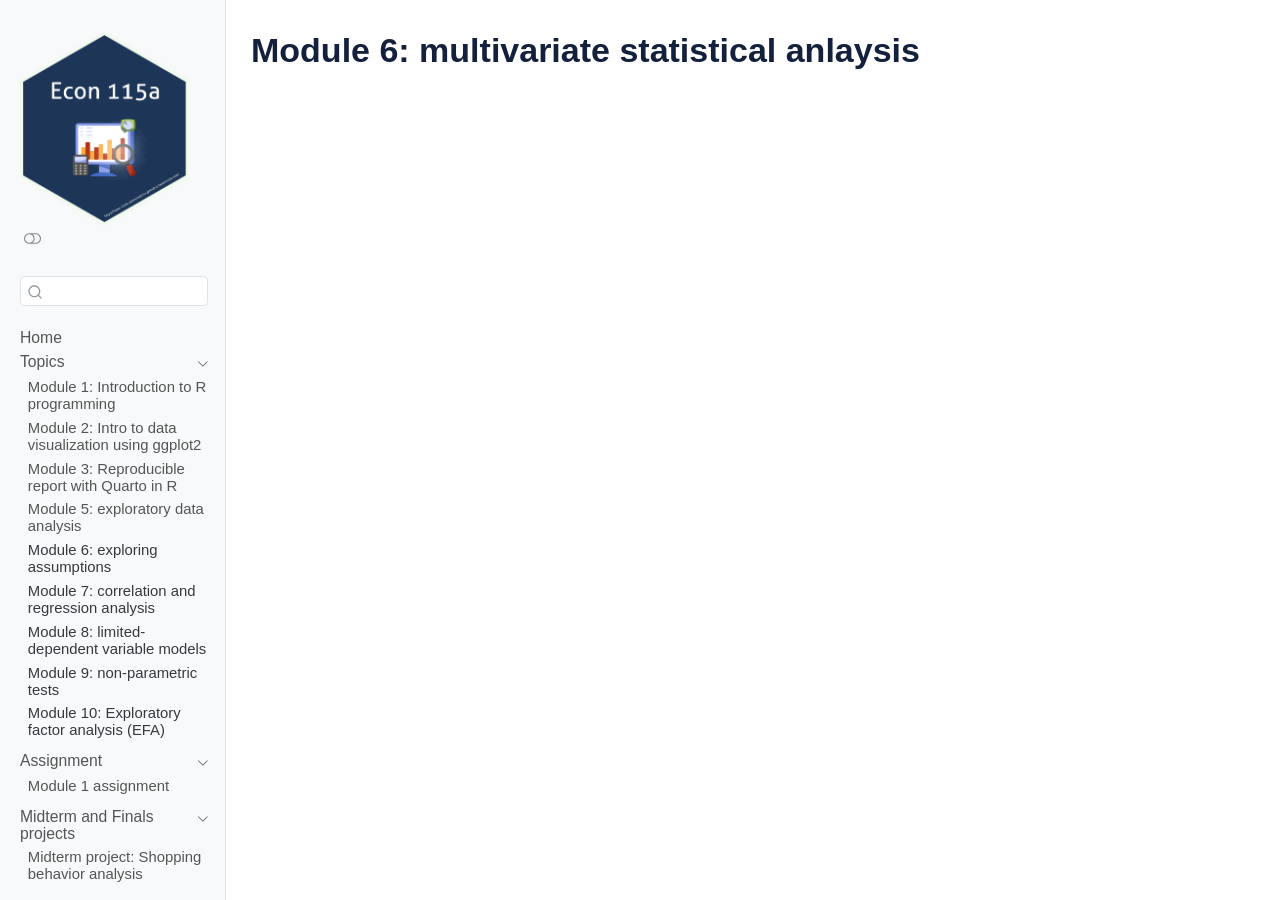
<file: docs/m9-efa.html>
<!DOCTYPE html>
<html xmlns="http://www.w3.org/1999/xhtml" lang="en" xml:lang="en"><head>

<meta charset="utf-8">
<meta name="generator" content="quarto-1.7.32">

<meta name="viewport" content="width=device-width, initial-scale=1.0, user-scalable=yes">


<title>Module 6: multivariate statistical anlaysis – Econ115a lab</title>
<style>
code{white-space: pre-wrap;}
span.smallcaps{font-variant: small-caps;}
div.columns{display: flex; gap: min(4vw, 1.5em);}
div.column{flex: auto; overflow-x: auto;}
div.hanging-indent{margin-left: 1.5em; text-indent: -1.5em;}
ul.task-list{list-style: none;}
ul.task-list li input[type="checkbox"] {
  width: 0.8em;
  margin: 0 0.8em 0.2em -1em; /* quarto-specific, see https://github.com/quarto-dev/quarto-cli/issues/4556 */ 
  vertical-align: middle;
}
</style>


<script src="site_libs/quarto-nav/quarto-nav.js"></script>
<script src="site_libs/clipboard/clipboard.min.js"></script>
<script src="site_libs/quarto-search/autocomplete.umd.js"></script>
<script src="site_libs/quarto-search/fuse.min.js"></script>
<script src="site_libs/quarto-search/quarto-search.js"></script>
<meta name="quarto:offset" content="./">
<link href="./plot/econ115a-hex-logo.png" rel="icon" type="image/png">
<script src="site_libs/quarto-html/quarto.js" type="module"></script>
<script src="site_libs/quarto-html/tabsets/tabsets.js" type="module"></script>
<script src="site_libs/quarto-html/popper.min.js"></script>
<script src="site_libs/quarto-html/tippy.umd.min.js"></script>
<script src="site_libs/quarto-html/anchor.min.js"></script>
<link href="site_libs/quarto-html/tippy.css" rel="stylesheet">
<link href="site_libs/quarto-html/quarto-syntax-highlighting-37eea08aefeeee20ff55810ff984fec1.css" rel="stylesheet" class="quarto-color-scheme" id="quarto-text-highlighting-styles">
<link href="site_libs/quarto-html/quarto-syntax-highlighting-dark-2fef5ea3f8957b3e4ecc936fc74692ca.css" rel="stylesheet" class="quarto-color-scheme quarto-color-alternate" id="quarto-text-highlighting-styles">
<link href="site_libs/quarto-html/quarto-syntax-highlighting-37eea08aefeeee20ff55810ff984fec1.css" rel="stylesheet" class="quarto-color-scheme-extra" id="quarto-text-highlighting-styles">
<script src="site_libs/bootstrap/bootstrap.min.js"></script>
<link href="site_libs/bootstrap/bootstrap-icons.css" rel="stylesheet">
<link href="site_libs/bootstrap/bootstrap-9d32788644010c1177e19e481e8179ed.min.css" rel="stylesheet" append-hash="true" class="quarto-color-scheme" id="quarto-bootstrap" data-mode="light">
<link href="site_libs/bootstrap/bootstrap-dark-8991eacc4a55f1385cc4d996f833627e.min.css" rel="stylesheet" append-hash="true" class="quarto-color-scheme quarto-color-alternate" id="quarto-bootstrap" data-mode="dark">
<link href="site_libs/bootstrap/bootstrap-9d32788644010c1177e19e481e8179ed.min.css" rel="stylesheet" append-hash="true" class="quarto-color-scheme-extra" id="quarto-bootstrap" data-mode="light">
<script id="quarto-search-options" type="application/json">{
  "location": "sidebar",
  "copy-button": false,
  "collapse-after": 3,
  "panel-placement": "start",
  "type": "textbox",
  "limit": 50,
  "keyboard-shortcut": [
    "f",
    "/",
    "s"
  ],
  "show-item-context": false,
  "language": {
    "search-no-results-text": "No results",
    "search-matching-documents-text": "matching documents",
    "search-copy-link-title": "Copy link to search",
    "search-hide-matches-text": "Hide additional matches",
    "search-more-match-text": "more match in this document",
    "search-more-matches-text": "more matches in this document",
    "search-clear-button-title": "Clear",
    "search-text-placeholder": "",
    "search-detached-cancel-button-title": "Cancel",
    "search-submit-button-title": "Submit",
    "search-label": "Search"
  }
}</script>


</head>

<body class="nav-sidebar docked quarto-light"><script id="quarto-html-before-body" type="application/javascript">
    const toggleBodyColorMode = (bsSheetEl) => {
      const mode = bsSheetEl.getAttribute("data-mode");
      const bodyEl = window.document.querySelector("body");
      if (mode === "dark") {
        bodyEl.classList.add("quarto-dark");
        bodyEl.classList.remove("quarto-light");
      } else {
        bodyEl.classList.add("quarto-light");
        bodyEl.classList.remove("quarto-dark");
      }
    }
    const toggleBodyColorPrimary = () => {
      const bsSheetEl = window.document.querySelector("link#quarto-bootstrap:not([rel=disabled-stylesheet])");
      if (bsSheetEl) {
        toggleBodyColorMode(bsSheetEl);
      }
    }
    const setColorSchemeToggle = (alternate) => {
      const toggles = window.document.querySelectorAll('.quarto-color-scheme-toggle');
      for (let i=0; i < toggles.length; i++) {
        const toggle = toggles[i];
        if (toggle) {
          if (alternate) {
            toggle.classList.add("alternate");
          } else {
            toggle.classList.remove("alternate");
          }
        }
      }
    };
    const toggleColorMode = (alternate) => {
      // Switch the stylesheets
      const primaryStylesheets = window.document.querySelectorAll('link.quarto-color-scheme:not(.quarto-color-alternate)');
      const alternateStylesheets = window.document.querySelectorAll('link.quarto-color-scheme.quarto-color-alternate');
      manageTransitions('#quarto-margin-sidebar .nav-link', false);
      if (alternate) {
        // note: dark is layered on light, we don't disable primary!
        enableStylesheet(alternateStylesheets);
        for (const sheetNode of alternateStylesheets) {
          if (sheetNode.id === "quarto-bootstrap") {
            toggleBodyColorMode(sheetNode);
          }
        }
      } else {
        disableStylesheet(alternateStylesheets);
        enableStylesheet(primaryStylesheets)
        toggleBodyColorPrimary();
      }
      manageTransitions('#quarto-margin-sidebar .nav-link', true);
      // Switch the toggles
      setColorSchemeToggle(alternate)
      // Hack to workaround the fact that safari doesn't
      // properly recolor the scrollbar when toggling (#1455)
      if (navigator.userAgent.indexOf('Safari') > 0 && navigator.userAgent.indexOf('Chrome') == -1) {
        manageTransitions("body", false);
        window.scrollTo(0, 1);
        setTimeout(() => {
          window.scrollTo(0, 0);
          manageTransitions("body", true);
        }, 40);
      }
    }
    const disableStylesheet = (stylesheets) => {
      for (let i=0; i < stylesheets.length; i++) {
        const stylesheet = stylesheets[i];
        stylesheet.rel = 'disabled-stylesheet';
      }
    }
    const enableStylesheet = (stylesheets) => {
      for (let i=0; i < stylesheets.length; i++) {
        const stylesheet = stylesheets[i];
        if(stylesheet.rel !== 'stylesheet') { // for Chrome, which will still FOUC without this check
          stylesheet.rel = 'stylesheet';
        }
      }
    }
    const manageTransitions = (selector, allowTransitions) => {
      const els = window.document.querySelectorAll(selector);
      for (let i=0; i < els.length; i++) {
        const el = els[i];
        if (allowTransitions) {
          el.classList.remove('notransition');
        } else {
          el.classList.add('notransition');
        }
      }
    }
    const isFileUrl = () => {
      return window.location.protocol === 'file:';
    }
    const hasAlternateSentinel = () => {
      let styleSentinel = getColorSchemeSentinel();
      if (styleSentinel !== null) {
        return styleSentinel === "alternate";
      } else {
        return false;
      }
    }
    const setStyleSentinel = (alternate) => {
      const value = alternate ? "alternate" : "default";
      if (!isFileUrl()) {
        window.localStorage.setItem("quarto-color-scheme", value);
      } else {
        localAlternateSentinel = value;
      }
    }
    const getColorSchemeSentinel = () => {
      if (!isFileUrl()) {
        const storageValue = window.localStorage.getItem("quarto-color-scheme");
        return storageValue != null ? storageValue : localAlternateSentinel;
      } else {
        return localAlternateSentinel;
      }
    }
    const toggleGiscusIfUsed = (isAlternate, darkModeDefault) => {
      const baseTheme = document.querySelector('#giscus-base-theme')?.value ?? 'light';
      const alternateTheme = document.querySelector('#giscus-alt-theme')?.value ?? 'dark';
      let newTheme = '';
      if(authorPrefersDark) {
        newTheme = isAlternate ? baseTheme : alternateTheme;
      } else {
        newTheme = isAlternate ? alternateTheme : baseTheme;
      }
      const changeGiscusTheme = () => {
        // From: https://github.com/giscus/giscus/issues/336
        const sendMessage = (message) => {
          const iframe = document.querySelector('iframe.giscus-frame');
          if (!iframe) return;
          iframe.contentWindow.postMessage({ giscus: message }, 'https://giscus.app');
        }
        sendMessage({
          setConfig: {
            theme: newTheme
          }
        });
      }
      const isGiscussLoaded = window.document.querySelector('iframe.giscus-frame') !== null;
      if (isGiscussLoaded) {
        changeGiscusTheme();
      }
    };
    const authorPrefersDark = false;
    const darkModeDefault = authorPrefersDark;
      document.querySelector('link#quarto-text-highlighting-styles.quarto-color-scheme-extra').rel = 'disabled-stylesheet';
      document.querySelector('link#quarto-bootstrap.quarto-color-scheme-extra').rel = 'disabled-stylesheet';
    let localAlternateSentinel = darkModeDefault ? 'alternate' : 'default';
    // Dark / light mode switch
    window.quartoToggleColorScheme = () => {
      // Read the current dark / light value
      let toAlternate = !hasAlternateSentinel();
      toggleColorMode(toAlternate);
      setStyleSentinel(toAlternate);
      toggleGiscusIfUsed(toAlternate, darkModeDefault);
      window.dispatchEvent(new Event('resize'));
    };
    // Switch to dark mode if need be
    if (hasAlternateSentinel()) {
      toggleColorMode(true);
    } else {
      toggleColorMode(false);
    }
  </script>

<div id="quarto-search-results"></div>
  <header id="quarto-header" class="headroom fixed-top">
  <nav class="quarto-secondary-nav">
    <div class="container-fluid d-flex">
      <button type="button" class="quarto-btn-toggle btn" data-bs-toggle="collapse" role="button" data-bs-target=".quarto-sidebar-collapse-item" aria-controls="quarto-sidebar" aria-expanded="false" aria-label="Toggle sidebar navigation" onclick="if (window.quartoToggleHeadroom) { window.quartoToggleHeadroom(); }">
        <i class="bi bi-layout-text-sidebar-reverse"></i>
      </button>
        <nav class="quarto-page-breadcrumbs" aria-label="breadcrumb"><ol class="breadcrumb"><li class="breadcrumb-item">Module 6: multivariate statistical anlaysis</li></ol></nav>
        <a class="flex-grow-1" role="navigation" data-bs-toggle="collapse" data-bs-target=".quarto-sidebar-collapse-item" aria-controls="quarto-sidebar" aria-expanded="false" aria-label="Toggle sidebar navigation" onclick="if (window.quartoToggleHeadroom) { window.quartoToggleHeadroom(); }">      
        </a>
      <button type="button" class="btn quarto-search-button" aria-label="Search" onclick="window.quartoOpenSearch();">
        <i class="bi bi-search"></i>
      </button>
    </div>
  </nav>
</header>
<!-- content -->
<div id="quarto-content" class="quarto-container page-columns page-rows-contents page-layout-article">
<!-- sidebar -->
  <nav id="quarto-sidebar" class="sidebar collapse collapse-horizontal quarto-sidebar-collapse-item sidebar-navigation docked overflow-auto">
    <div class="pt-lg-2 mt-2 text-left sidebar-header">
      <a href="./index.html" class="sidebar-logo-link">
      <img src="./plot/econ115a-hex-logo.png" alt="" class="sidebar-logo py-0 d-lg-inline d-none">
      </a>
      <div class="sidebar-tools-main">
  <a href="" class="quarto-color-scheme-toggle quarto-navigation-tool  px-1" onclick="window.quartoToggleColorScheme(); return false;" title="Toggle dark mode"><i class="bi"></i></a>
</div>
      </div>
        <div class="mt-2 flex-shrink-0 align-items-center">
        <div class="sidebar-search">
        <div id="quarto-search" class="" title="Search"></div>
        </div>
        </div>
    <div class="sidebar-menu-container"> 
    <ul class="list-unstyled mt-1">
        <li class="sidebar-item">
  <div class="sidebar-item-container"> 
  <a href="./index.html" class="sidebar-item-text sidebar-link">
 <span class="menu-text">Home</span></a>
  </div>
</li>
        <li class="sidebar-item sidebar-item-section">
      <div class="sidebar-item-container"> 
            <a class="sidebar-item-text sidebar-link text-start" data-bs-toggle="collapse" data-bs-target="#quarto-sidebar-section-1" role="navigation" aria-expanded="true">
 <span class="menu-text">Topics</span></a>
          <a class="sidebar-item-toggle text-start" data-bs-toggle="collapse" data-bs-target="#quarto-sidebar-section-1" role="navigation" aria-expanded="true" aria-label="Toggle section">
            <i class="bi bi-chevron-right ms-2"></i>
          </a> 
      </div>
      <ul id="quarto-sidebar-section-1" class="collapse list-unstyled sidebar-section depth1 show">  
          <li class="sidebar-item">
  <div class="sidebar-item-container"> 
  <a href="./m1-intro-r.html" class="sidebar-item-text sidebar-link">
 <span class="menu-text">Module 1: Introduction to R programming</span></a>
  </div>
</li>
          <li class="sidebar-item">
  <div class="sidebar-item-container"> 
  <a href="./m2-intro-data-viz-ggplot.html" class="sidebar-item-text sidebar-link">
 <span class="menu-text">Module 2: Intro to data visualization using ggplot2</span></a>
  </div>
</li>
          <li class="sidebar-item">
  <div class="sidebar-item-container"> 
  <a href="./m3-reproducible-quarto.html" class="sidebar-item-text sidebar-link">
 <span class="menu-text">Module 3: Reproducible report with Quarto in R</span></a>
  </div>
</li>
          <li class="sidebar-item">
  <div class="sidebar-item-container"> 
  <a href="./m5-exploratory-data-analysis.html" class="sidebar-item-text sidebar-link">
 <span class="menu-text">Module 5: exploratory data analysis</span></a>
  </div>
</li>
          <li class="sidebar-item">
 <span class="menu-text">Module 6: exploring assumptions</span>
  </li>
          <li class="sidebar-item">
 <span class="menu-text">Module 7: correlation and regression analysis</span>
  </li>
          <li class="sidebar-item">
 <span class="menu-text">Module 8: limited-dependent variable models</span>
  </li>
          <li class="sidebar-item">
 <span class="menu-text">Module 9: non-parametric tests</span>
  </li>
          <li class="sidebar-item">
 <span class="menu-text">Module 10: Exploratory factor analysis (EFA)</span>
  </li>
      </ul>
  </li>
        <li class="sidebar-item sidebar-item-section">
      <div class="sidebar-item-container"> 
            <a class="sidebar-item-text sidebar-link text-start" data-bs-toggle="collapse" data-bs-target="#quarto-sidebar-section-2" role="navigation" aria-expanded="true">
 <span class="menu-text">Assignment</span></a>
          <a class="sidebar-item-toggle text-start" data-bs-toggle="collapse" data-bs-target="#quarto-sidebar-section-2" role="navigation" aria-expanded="true" aria-label="Toggle section">
            <i class="bi bi-chevron-right ms-2"></i>
          </a> 
      </div>
      <ul id="quarto-sidebar-section-2" class="collapse list-unstyled sidebar-section depth1 show">  
          <li class="sidebar-item">
  <div class="sidebar-item-container"> 
  <a href="./01-assignment1-coffee-sales.html" class="sidebar-item-text sidebar-link">
 <span class="menu-text">Module 1 assignment</span></a>
  </div>
</li>
      </ul>
  </li>
        <li class="sidebar-item sidebar-item-section">
      <div class="sidebar-item-container"> 
            <a class="sidebar-item-text sidebar-link text-start" data-bs-toggle="collapse" data-bs-target="#quarto-sidebar-section-3" role="navigation" aria-expanded="true">
 <span class="menu-text">Midterm and Finals projects</span></a>
          <a class="sidebar-item-toggle text-start" data-bs-toggle="collapse" data-bs-target="#quarto-sidebar-section-3" role="navigation" aria-expanded="true" aria-label="Toggle section">
            <i class="bi bi-chevron-right ms-2"></i>
          </a> 
      </div>
      <ul id="quarto-sidebar-section-3" class="collapse list-unstyled sidebar-section depth1 show">  
          <li class="sidebar-item">
  <div class="sidebar-item-container"> 
  <a href="./term-01-midterm-project.html" class="sidebar-item-text sidebar-link">
 <span class="menu-text">Midterm project: Shopping behavior analysis</span></a>
  </div>
</li>
      </ul>
  </li>
    </ul>
    </div>
</nav>
<div id="quarto-sidebar-glass" class="quarto-sidebar-collapse-item" data-bs-toggle="collapse" data-bs-target=".quarto-sidebar-collapse-item"></div>
<!-- margin-sidebar -->
    <div id="quarto-margin-sidebar" class="sidebar margin-sidebar zindex-bottom">
        
    </div>
<!-- main -->
<main class="content" id="quarto-document-content">


<header id="title-block-header" class="quarto-title-block default">
<div class="quarto-title">
<h1 class="title">Module 6: multivariate statistical anlaysis</h1>
</div>



<div class="quarto-title-meta">

    
  
    
  </div>
  


</header>





</main> <!-- /main -->
<script id="quarto-html-after-body" type="application/javascript">
  window.document.addEventListener("DOMContentLoaded", function (event) {
    // Ensure there is a toggle, if there isn't float one in the top right
    if (window.document.querySelector('.quarto-color-scheme-toggle') === null) {
      const a = window.document.createElement('a');
      a.classList.add('top-right');
      a.classList.add('quarto-color-scheme-toggle');
      a.href = "";
      a.onclick = function() { try { window.quartoToggleColorScheme(); } catch {} return false; };
      const i = window.document.createElement("i");
      i.classList.add('bi');
      a.appendChild(i);
      window.document.body.appendChild(a);
    }
    setColorSchemeToggle(hasAlternateSentinel())
    const icon = "";
    const anchorJS = new window.AnchorJS();
    anchorJS.options = {
      placement: 'right',
      icon: icon
    };
    anchorJS.add('.anchored');
    const isCodeAnnotation = (el) => {
      for (const clz of el.classList) {
        if (clz.startsWith('code-annotation-')) {                     
          return true;
        }
      }
      return false;
    }
    const onCopySuccess = function(e) {
      // button target
      const button = e.trigger;
      // don't keep focus
      button.blur();
      // flash "checked"
      button.classList.add('code-copy-button-checked');
      var currentTitle = button.getAttribute("title");
      button.setAttribute("title", "Copied!");
      let tooltip;
      if (window.bootstrap) {
        button.setAttribute("data-bs-toggle", "tooltip");
        button.setAttribute("data-bs-placement", "left");
        button.setAttribute("data-bs-title", "Copied!");
        tooltip = new bootstrap.Tooltip(button, 
          { trigger: "manual", 
            customClass: "code-copy-button-tooltip",
            offset: [0, -8]});
        tooltip.show();    
      }
      setTimeout(function() {
        if (tooltip) {
          tooltip.hide();
          button.removeAttribute("data-bs-title");
          button.removeAttribute("data-bs-toggle");
          button.removeAttribute("data-bs-placement");
        }
        button.setAttribute("title", currentTitle);
        button.classList.remove('code-copy-button-checked');
      }, 1000);
      // clear code selection
      e.clearSelection();
    }
    const getTextToCopy = function(trigger) {
        const codeEl = trigger.previousElementSibling.cloneNode(true);
        for (const childEl of codeEl.children) {
          if (isCodeAnnotation(childEl)) {
            childEl.remove();
          }
        }
        return codeEl.innerText;
    }
    const clipboard = new window.ClipboardJS('.code-copy-button:not([data-in-quarto-modal])', {
      text: getTextToCopy
    });
    clipboard.on('success', onCopySuccess);
    if (window.document.getElementById('quarto-embedded-source-code-modal')) {
      const clipboardModal = new window.ClipboardJS('.code-copy-button[data-in-quarto-modal]', {
        text: getTextToCopy,
        container: window.document.getElementById('quarto-embedded-source-code-modal')
      });
      clipboardModal.on('success', onCopySuccess);
    }
      var localhostRegex = new RegExp(/^(?:http|https):\/\/localhost\:?[0-9]*\//);
      var mailtoRegex = new RegExp(/^mailto:/);
        var filterRegex = new RegExp("https:\/\/econ-115a-econometrics\.github\.io\/econ115a-lab-site\/");
      var isInternal = (href) => {
          return filterRegex.test(href) || localhostRegex.test(href) || mailtoRegex.test(href);
      }
      // Inspect non-navigation links and adorn them if external
     var links = window.document.querySelectorAll('a[href]:not(.nav-link):not(.navbar-brand):not(.toc-action):not(.sidebar-link):not(.sidebar-item-toggle):not(.pagination-link):not(.no-external):not([aria-hidden]):not(.dropdown-item):not(.quarto-navigation-tool):not(.about-link)');
      for (var i=0; i<links.length; i++) {
        const link = links[i];
        if (!isInternal(link.href)) {
          // undo the damage that might have been done by quarto-nav.js in the case of
          // links that we want to consider external
          if (link.dataset.originalHref !== undefined) {
            link.href = link.dataset.originalHref;
          }
        }
      }
    function tippyHover(el, contentFn, onTriggerFn, onUntriggerFn) {
      const config = {
        allowHTML: true,
        maxWidth: 500,
        delay: 100,
        arrow: false,
        appendTo: function(el) {
            return el.parentElement;
        },
        interactive: true,
        interactiveBorder: 10,
        theme: 'quarto',
        placement: 'bottom-start',
      };
      if (contentFn) {
        config.content = contentFn;
      }
      if (onTriggerFn) {
        config.onTrigger = onTriggerFn;
      }
      if (onUntriggerFn) {
        config.onUntrigger = onUntriggerFn;
      }
      window.tippy(el, config); 
    }
    const noterefs = window.document.querySelectorAll('a[role="doc-noteref"]');
    for (var i=0; i<noterefs.length; i++) {
      const ref = noterefs[i];
      tippyHover(ref, function() {
        // use id or data attribute instead here
        let href = ref.getAttribute('data-footnote-href') || ref.getAttribute('href');
        try { href = new URL(href).hash; } catch {}
        const id = href.replace(/^#\/?/, "");
        const note = window.document.getElementById(id);
        if (note) {
          return note.innerHTML;
        } else {
          return "";
        }
      });
    }
    const xrefs = window.document.querySelectorAll('a.quarto-xref');
    const processXRef = (id, note) => {
      // Strip column container classes
      const stripColumnClz = (el) => {
        el.classList.remove("page-full", "page-columns");
        if (el.children) {
          for (const child of el.children) {
            stripColumnClz(child);
          }
        }
      }
      stripColumnClz(note)
      if (id === null || id.startsWith('sec-')) {
        // Special case sections, only their first couple elements
        const container = document.createElement("div");
        if (note.children && note.children.length > 2) {
          container.appendChild(note.children[0].cloneNode(true));
          for (let i = 1; i < note.children.length; i++) {
            const child = note.children[i];
            if (child.tagName === "P" && child.innerText === "") {
              continue;
            } else {
              container.appendChild(child.cloneNode(true));
              break;
            }
          }
          if (window.Quarto?.typesetMath) {
            window.Quarto.typesetMath(container);
          }
          return container.innerHTML
        } else {
          if (window.Quarto?.typesetMath) {
            window.Quarto.typesetMath(note);
          }
          return note.innerHTML;
        }
      } else {
        // Remove any anchor links if they are present
        const anchorLink = note.querySelector('a.anchorjs-link');
        if (anchorLink) {
          anchorLink.remove();
        }
        if (window.Quarto?.typesetMath) {
          window.Quarto.typesetMath(note);
        }
        if (note.classList.contains("callout")) {
          return note.outerHTML;
        } else {
          return note.innerHTML;
        }
      }
    }
    for (var i=0; i<xrefs.length; i++) {
      const xref = xrefs[i];
      tippyHover(xref, undefined, function(instance) {
        instance.disable();
        let url = xref.getAttribute('href');
        let hash = undefined; 
        if (url.startsWith('#')) {
          hash = url;
        } else {
          try { hash = new URL(url).hash; } catch {}
        }
        if (hash) {
          const id = hash.replace(/^#\/?/, "");
          const note = window.document.getElementById(id);
          if (note !== null) {
            try {
              const html = processXRef(id, note.cloneNode(true));
              instance.setContent(html);
            } finally {
              instance.enable();
              instance.show();
            }
          } else {
            // See if we can fetch this
            fetch(url.split('#')[0])
            .then(res => res.text())
            .then(html => {
              const parser = new DOMParser();
              const htmlDoc = parser.parseFromString(html, "text/html");
              const note = htmlDoc.getElementById(id);
              if (note !== null) {
                const html = processXRef(id, note);
                instance.setContent(html);
              } 
            }).finally(() => {
              instance.enable();
              instance.show();
            });
          }
        } else {
          // See if we can fetch a full url (with no hash to target)
          // This is a special case and we should probably do some content thinning / targeting
          fetch(url)
          .then(res => res.text())
          .then(html => {
            const parser = new DOMParser();
            const htmlDoc = parser.parseFromString(html, "text/html");
            const note = htmlDoc.querySelector('main.content');
            if (note !== null) {
              // This should only happen for chapter cross references
              // (since there is no id in the URL)
              // remove the first header
              if (note.children.length > 0 && note.children[0].tagName === "HEADER") {
                note.children[0].remove();
              }
              const html = processXRef(null, note);
              instance.setContent(html);
            } 
          }).finally(() => {
            instance.enable();
            instance.show();
          });
        }
      }, function(instance) {
      });
    }
        let selectedAnnoteEl;
        const selectorForAnnotation = ( cell, annotation) => {
          let cellAttr = 'data-code-cell="' + cell + '"';
          let lineAttr = 'data-code-annotation="' +  annotation + '"';
          const selector = 'span[' + cellAttr + '][' + lineAttr + ']';
          return selector;
        }
        const selectCodeLines = (annoteEl) => {
          const doc = window.document;
          const targetCell = annoteEl.getAttribute("data-target-cell");
          const targetAnnotation = annoteEl.getAttribute("data-target-annotation");
          const annoteSpan = window.document.querySelector(selectorForAnnotation(targetCell, targetAnnotation));
          const lines = annoteSpan.getAttribute("data-code-lines").split(",");
          const lineIds = lines.map((line) => {
            return targetCell + "-" + line;
          })
          let top = null;
          let height = null;
          let parent = null;
          if (lineIds.length > 0) {
              //compute the position of the single el (top and bottom and make a div)
              const el = window.document.getElementById(lineIds[0]);
              top = el.offsetTop;
              height = el.offsetHeight;
              parent = el.parentElement.parentElement;
            if (lineIds.length > 1) {
              const lastEl = window.document.getElementById(lineIds[lineIds.length - 1]);
              const bottom = lastEl.offsetTop + lastEl.offsetHeight;
              height = bottom - top;
            }
            if (top !== null && height !== null && parent !== null) {
              // cook up a div (if necessary) and position it 
              let div = window.document.getElementById("code-annotation-line-highlight");
              if (div === null) {
                div = window.document.createElement("div");
                div.setAttribute("id", "code-annotation-line-highlight");
                div.style.position = 'absolute';
                parent.appendChild(div);
              }
              div.style.top = top - 2 + "px";
              div.style.height = height + 4 + "px";
              div.style.left = 0;
              let gutterDiv = window.document.getElementById("code-annotation-line-highlight-gutter");
              if (gutterDiv === null) {
                gutterDiv = window.document.createElement("div");
                gutterDiv.setAttribute("id", "code-annotation-line-highlight-gutter");
                gutterDiv.style.position = 'absolute';
                const codeCell = window.document.getElementById(targetCell);
                const gutter = codeCell.querySelector('.code-annotation-gutter');
                gutter.appendChild(gutterDiv);
              }
              gutterDiv.style.top = top - 2 + "px";
              gutterDiv.style.height = height + 4 + "px";
            }
            selectedAnnoteEl = annoteEl;
          }
        };
        const unselectCodeLines = () => {
          const elementsIds = ["code-annotation-line-highlight", "code-annotation-line-highlight-gutter"];
          elementsIds.forEach((elId) => {
            const div = window.document.getElementById(elId);
            if (div) {
              div.remove();
            }
          });
          selectedAnnoteEl = undefined;
        };
          // Handle positioning of the toggle
      window.addEventListener(
        "resize",
        throttle(() => {
          elRect = undefined;
          if (selectedAnnoteEl) {
            selectCodeLines(selectedAnnoteEl);
          }
        }, 10)
      );
      function throttle(fn, ms) {
      let throttle = false;
      let timer;
        return (...args) => {
          if(!throttle) { // first call gets through
              fn.apply(this, args);
              throttle = true;
          } else { // all the others get throttled
              if(timer) clearTimeout(timer); // cancel #2
              timer = setTimeout(() => {
                fn.apply(this, args);
                timer = throttle = false;
              }, ms);
          }
        };
      }
        // Attach click handler to the DT
        const annoteDls = window.document.querySelectorAll('dt[data-target-cell]');
        for (const annoteDlNode of annoteDls) {
          annoteDlNode.addEventListener('click', (event) => {
            const clickedEl = event.target;
            if (clickedEl !== selectedAnnoteEl) {
              unselectCodeLines();
              const activeEl = window.document.querySelector('dt[data-target-cell].code-annotation-active');
              if (activeEl) {
                activeEl.classList.remove('code-annotation-active');
              }
              selectCodeLines(clickedEl);
              clickedEl.classList.add('code-annotation-active');
            } else {
              // Unselect the line
              unselectCodeLines();
              clickedEl.classList.remove('code-annotation-active');
            }
          });
        }
    const findCites = (el) => {
      const parentEl = el.parentElement;
      if (parentEl) {
        const cites = parentEl.dataset.cites;
        if (cites) {
          return {
            el,
            cites: cites.split(' ')
          };
        } else {
          return findCites(el.parentElement)
        }
      } else {
        return undefined;
      }
    };
    var bibliorefs = window.document.querySelectorAll('a[role="doc-biblioref"]');
    for (var i=0; i<bibliorefs.length; i++) {
      const ref = bibliorefs[i];
      const citeInfo = findCites(ref);
      if (citeInfo) {
        tippyHover(citeInfo.el, function() {
          var popup = window.document.createElement('div');
          citeInfo.cites.forEach(function(cite) {
            var citeDiv = window.document.createElement('div');
            citeDiv.classList.add('hanging-indent');
            citeDiv.classList.add('csl-entry');
            var biblioDiv = window.document.getElementById('ref-' + cite);
            if (biblioDiv) {
              citeDiv.innerHTML = biblioDiv.innerHTML;
            }
            popup.appendChild(citeDiv);
          });
          return popup.innerHTML;
        });
      }
    }
  });
  </script>
</div> <!-- /content -->




</body></html>
</file>
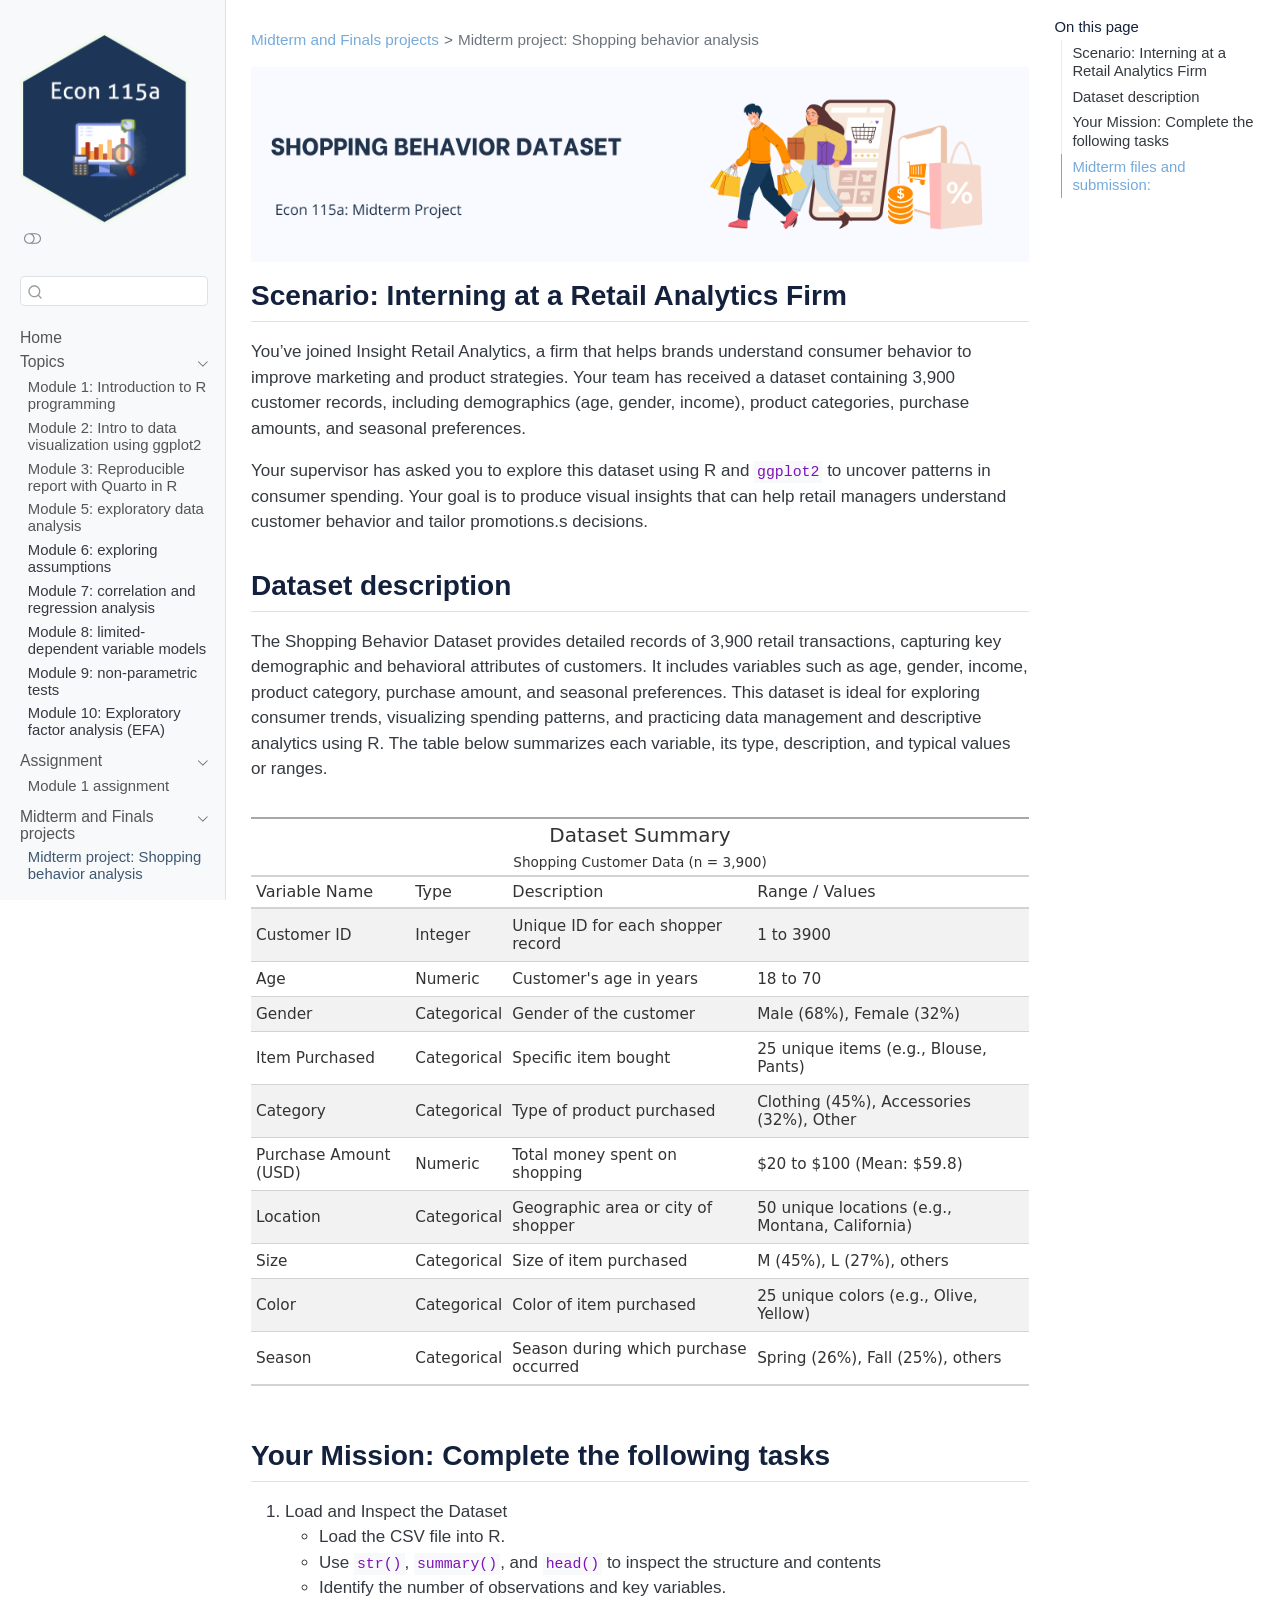
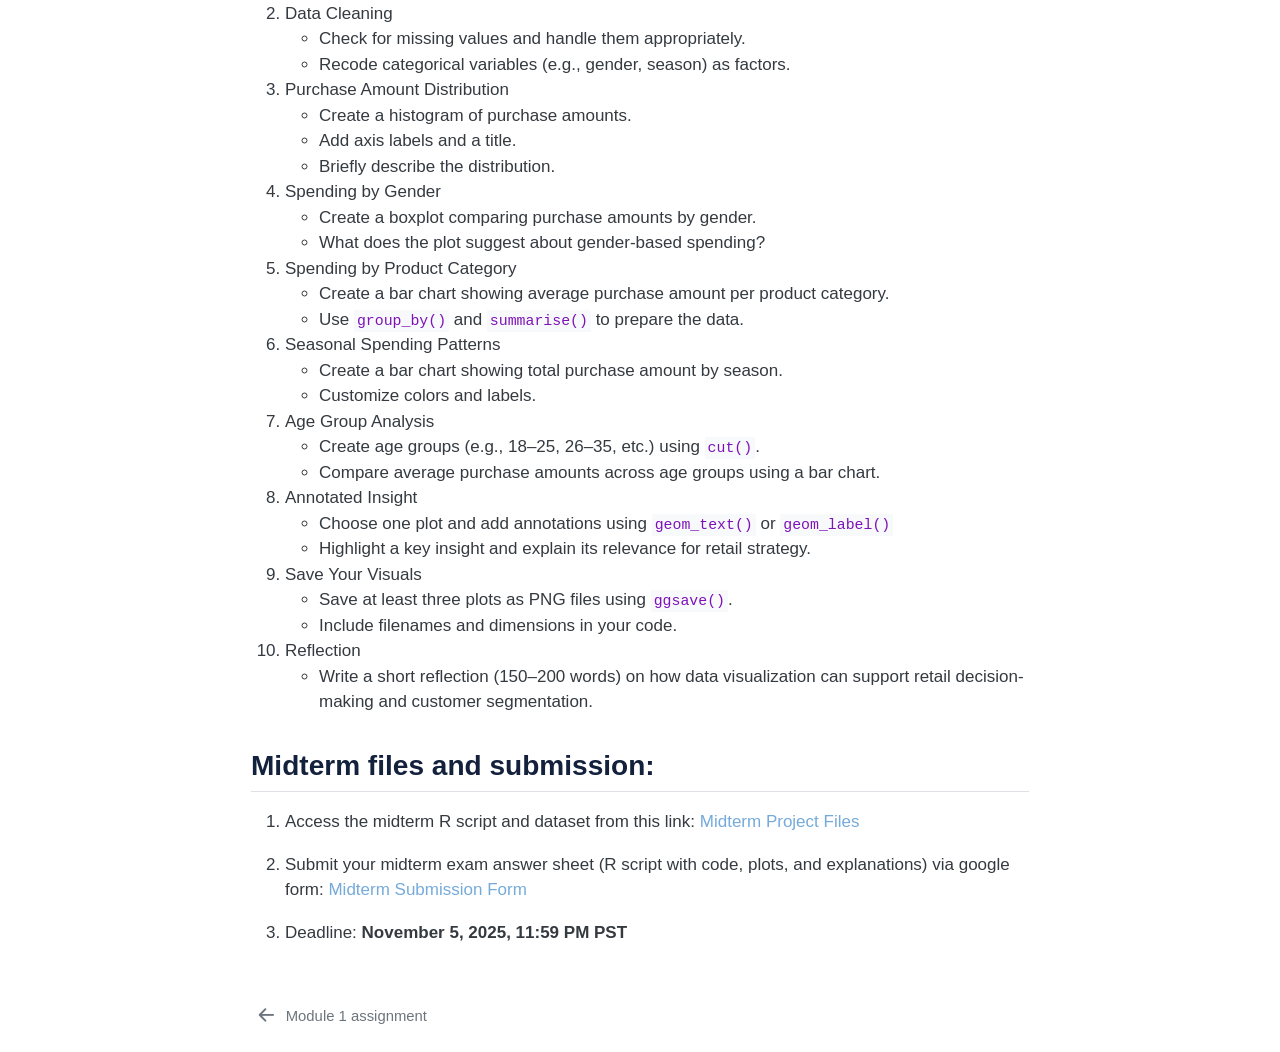
<file: docs/term-01-midterm-project.html>
<!DOCTYPE html>
<html xmlns="http://www.w3.org/1999/xhtml" lang="en" xml:lang="en"><head>

<meta charset="utf-8">
<meta name="generator" content="quarto-1.7.32">

<meta name="viewport" content="width=device-width, initial-scale=1.0, user-scalable=yes">


<title>term-01-midterm-project – Econ115a lab</title>
<style>
code{white-space: pre-wrap;}
span.smallcaps{font-variant: small-caps;}
div.columns{display: flex; gap: min(4vw, 1.5em);}
div.column{flex: auto; overflow-x: auto;}
div.hanging-indent{margin-left: 1.5em; text-indent: -1.5em;}
ul.task-list{list-style: none;}
ul.task-list li input[type="checkbox"] {
  width: 0.8em;
  margin: 0 0.8em 0.2em -1em; /* quarto-specific, see https://github.com/quarto-dev/quarto-cli/issues/4556 */ 
  vertical-align: middle;
}
</style>


<script src="site_libs/quarto-nav/quarto-nav.js"></script>
<script src="site_libs/clipboard/clipboard.min.js"></script>
<script src="site_libs/quarto-search/autocomplete.umd.js"></script>
<script src="site_libs/quarto-search/fuse.min.js"></script>
<script src="site_libs/quarto-search/quarto-search.js"></script>
<meta name="quarto:offset" content="./">
<link href="./01-assignment1-coffee-sales.html" rel="prev">
<link href="./plot/econ115a-hex-logo.png" rel="icon" type="image/png">
<script src="site_libs/quarto-html/quarto.js" type="module"></script>
<script src="site_libs/quarto-html/tabsets/tabsets.js" type="module"></script>
<script src="site_libs/quarto-html/popper.min.js"></script>
<script src="site_libs/quarto-html/tippy.umd.min.js"></script>
<script src="site_libs/quarto-html/anchor.min.js"></script>
<link href="site_libs/quarto-html/tippy.css" rel="stylesheet">
<link href="site_libs/quarto-html/quarto-syntax-highlighting-37eea08aefeeee20ff55810ff984fec1.css" rel="stylesheet" class="quarto-color-scheme" id="quarto-text-highlighting-styles">
<link href="site_libs/quarto-html/quarto-syntax-highlighting-dark-2fef5ea3f8957b3e4ecc936fc74692ca.css" rel="stylesheet" class="quarto-color-scheme quarto-color-alternate" id="quarto-text-highlighting-styles">
<link href="site_libs/quarto-html/quarto-syntax-highlighting-37eea08aefeeee20ff55810ff984fec1.css" rel="stylesheet" class="quarto-color-scheme-extra" id="quarto-text-highlighting-styles">
<script src="site_libs/bootstrap/bootstrap.min.js"></script>
<link href="site_libs/bootstrap/bootstrap-icons.css" rel="stylesheet">
<link href="site_libs/bootstrap/bootstrap-9d32788644010c1177e19e481e8179ed.min.css" rel="stylesheet" append-hash="true" class="quarto-color-scheme" id="quarto-bootstrap" data-mode="light">
<link href="site_libs/bootstrap/bootstrap-dark-8991eacc4a55f1385cc4d996f833627e.min.css" rel="stylesheet" append-hash="true" class="quarto-color-scheme quarto-color-alternate" id="quarto-bootstrap" data-mode="dark">
<link href="site_libs/bootstrap/bootstrap-9d32788644010c1177e19e481e8179ed.min.css" rel="stylesheet" append-hash="true" class="quarto-color-scheme-extra" id="quarto-bootstrap" data-mode="light">
<script id="quarto-search-options" type="application/json">{
  "location": "sidebar",
  "copy-button": false,
  "collapse-after": 3,
  "panel-placement": "start",
  "type": "textbox",
  "limit": 50,
  "keyboard-shortcut": [
    "f",
    "/",
    "s"
  ],
  "show-item-context": false,
  "language": {
    "search-no-results-text": "No results",
    "search-matching-documents-text": "matching documents",
    "search-copy-link-title": "Copy link to search",
    "search-hide-matches-text": "Hide additional matches",
    "search-more-match-text": "more match in this document",
    "search-more-matches-text": "more matches in this document",
    "search-clear-button-title": "Clear",
    "search-text-placeholder": "",
    "search-detached-cancel-button-title": "Cancel",
    "search-submit-button-title": "Submit",
    "search-label": "Search"
  }
}</script>


</head>

<body class="nav-sidebar docked quarto-light"><script id="quarto-html-before-body" type="application/javascript">
    const toggleBodyColorMode = (bsSheetEl) => {
      const mode = bsSheetEl.getAttribute("data-mode");
      const bodyEl = window.document.querySelector("body");
      if (mode === "dark") {
        bodyEl.classList.add("quarto-dark");
        bodyEl.classList.remove("quarto-light");
      } else {
        bodyEl.classList.add("quarto-light");
        bodyEl.classList.remove("quarto-dark");
      }
    }
    const toggleBodyColorPrimary = () => {
      const bsSheetEl = window.document.querySelector("link#quarto-bootstrap:not([rel=disabled-stylesheet])");
      if (bsSheetEl) {
        toggleBodyColorMode(bsSheetEl);
      }
    }
    const setColorSchemeToggle = (alternate) => {
      const toggles = window.document.querySelectorAll('.quarto-color-scheme-toggle');
      for (let i=0; i < toggles.length; i++) {
        const toggle = toggles[i];
        if (toggle) {
          if (alternate) {
            toggle.classList.add("alternate");
          } else {
            toggle.classList.remove("alternate");
          }
        }
      }
    };
    const toggleColorMode = (alternate) => {
      // Switch the stylesheets
      const primaryStylesheets = window.document.querySelectorAll('link.quarto-color-scheme:not(.quarto-color-alternate)');
      const alternateStylesheets = window.document.querySelectorAll('link.quarto-color-scheme.quarto-color-alternate');
      manageTransitions('#quarto-margin-sidebar .nav-link', false);
      if (alternate) {
        // note: dark is layered on light, we don't disable primary!
        enableStylesheet(alternateStylesheets);
        for (const sheetNode of alternateStylesheets) {
          if (sheetNode.id === "quarto-bootstrap") {
            toggleBodyColorMode(sheetNode);
          }
        }
      } else {
        disableStylesheet(alternateStylesheets);
        enableStylesheet(primaryStylesheets)
        toggleBodyColorPrimary();
      }
      manageTransitions('#quarto-margin-sidebar .nav-link', true);
      // Switch the toggles
      setColorSchemeToggle(alternate)
      // Hack to workaround the fact that safari doesn't
      // properly recolor the scrollbar when toggling (#1455)
      if (navigator.userAgent.indexOf('Safari') > 0 && navigator.userAgent.indexOf('Chrome') == -1) {
        manageTransitions("body", false);
        window.scrollTo(0, 1);
        setTimeout(() => {
          window.scrollTo(0, 0);
          manageTransitions("body", true);
        }, 40);
      }
    }
    const disableStylesheet = (stylesheets) => {
      for (let i=0; i < stylesheets.length; i++) {
        const stylesheet = stylesheets[i];
        stylesheet.rel = 'disabled-stylesheet';
      }
    }
    const enableStylesheet = (stylesheets) => {
      for (let i=0; i < stylesheets.length; i++) {
        const stylesheet = stylesheets[i];
        if(stylesheet.rel !== 'stylesheet') { // for Chrome, which will still FOUC without this check
          stylesheet.rel = 'stylesheet';
        }
      }
    }
    const manageTransitions = (selector, allowTransitions) => {
      const els = window.document.querySelectorAll(selector);
      for (let i=0; i < els.length; i++) {
        const el = els[i];
        if (allowTransitions) {
          el.classList.remove('notransition');
        } else {
          el.classList.add('notransition');
        }
      }
    }
    const isFileUrl = () => {
      return window.location.protocol === 'file:';
    }
    const hasAlternateSentinel = () => {
      let styleSentinel = getColorSchemeSentinel();
      if (styleSentinel !== null) {
        return styleSentinel === "alternate";
      } else {
        return false;
      }
    }
    const setStyleSentinel = (alternate) => {
      const value = alternate ? "alternate" : "default";
      if (!isFileUrl()) {
        window.localStorage.setItem("quarto-color-scheme", value);
      } else {
        localAlternateSentinel = value;
      }
    }
    const getColorSchemeSentinel = () => {
      if (!isFileUrl()) {
        const storageValue = window.localStorage.getItem("quarto-color-scheme");
        return storageValue != null ? storageValue : localAlternateSentinel;
      } else {
        return localAlternateSentinel;
      }
    }
    const toggleGiscusIfUsed = (isAlternate, darkModeDefault) => {
      const baseTheme = document.querySelector('#giscus-base-theme')?.value ?? 'light';
      const alternateTheme = document.querySelector('#giscus-alt-theme')?.value ?? 'dark';
      let newTheme = '';
      if(authorPrefersDark) {
        newTheme = isAlternate ? baseTheme : alternateTheme;
      } else {
        newTheme = isAlternate ? alternateTheme : baseTheme;
      }
      const changeGiscusTheme = () => {
        // From: https://github.com/giscus/giscus/issues/336
        const sendMessage = (message) => {
          const iframe = document.querySelector('iframe.giscus-frame');
          if (!iframe) return;
          iframe.contentWindow.postMessage({ giscus: message }, 'https://giscus.app');
        }
        sendMessage({
          setConfig: {
            theme: newTheme
          }
        });
      }
      const isGiscussLoaded = window.document.querySelector('iframe.giscus-frame') !== null;
      if (isGiscussLoaded) {
        changeGiscusTheme();
      }
    };
    const authorPrefersDark = false;
    const darkModeDefault = authorPrefersDark;
      document.querySelector('link#quarto-text-highlighting-styles.quarto-color-scheme-extra').rel = 'disabled-stylesheet';
      document.querySelector('link#quarto-bootstrap.quarto-color-scheme-extra').rel = 'disabled-stylesheet';
    let localAlternateSentinel = darkModeDefault ? 'alternate' : 'default';
    // Dark / light mode switch
    window.quartoToggleColorScheme = () => {
      // Read the current dark / light value
      let toAlternate = !hasAlternateSentinel();
      toggleColorMode(toAlternate);
      setStyleSentinel(toAlternate);
      toggleGiscusIfUsed(toAlternate, darkModeDefault);
      window.dispatchEvent(new Event('resize'));
    };
    // Switch to dark mode if need be
    if (hasAlternateSentinel()) {
      toggleColorMode(true);
    } else {
      toggleColorMode(false);
    }
  </script>

<div id="quarto-search-results"></div>
  <header id="quarto-header" class="headroom fixed-top">
  <nav class="quarto-secondary-nav">
    <div class="container-fluid d-flex">
      <button type="button" class="quarto-btn-toggle btn" data-bs-toggle="collapse" role="button" data-bs-target=".quarto-sidebar-collapse-item" aria-controls="quarto-sidebar" aria-expanded="false" aria-label="Toggle sidebar navigation" onclick="if (window.quartoToggleHeadroom) { window.quartoToggleHeadroom(); }">
        <i class="bi bi-layout-text-sidebar-reverse"></i>
      </button>
        <nav class="quarto-page-breadcrumbs" aria-label="breadcrumb"><ol class="breadcrumb"><li class="breadcrumb-item"><a href="./term-01-midterm-project.html">Midterm and Finals projects</a></li><li class="breadcrumb-item"><a href="./term-01-midterm-project.html">Midterm project: Shopping behavior analysis</a></li></ol></nav>
        <a class="flex-grow-1" role="navigation" data-bs-toggle="collapse" data-bs-target=".quarto-sidebar-collapse-item" aria-controls="quarto-sidebar" aria-expanded="false" aria-label="Toggle sidebar navigation" onclick="if (window.quartoToggleHeadroom) { window.quartoToggleHeadroom(); }">      
        </a>
      <button type="button" class="btn quarto-search-button" aria-label="Search" onclick="window.quartoOpenSearch();">
        <i class="bi bi-search"></i>
      </button>
    </div>
  </nav>
</header>
<!-- content -->
<div id="quarto-content" class="quarto-container page-columns page-rows-contents page-layout-article">
<!-- sidebar -->
  <nav id="quarto-sidebar" class="sidebar collapse collapse-horizontal quarto-sidebar-collapse-item sidebar-navigation docked overflow-auto">
    <div class="pt-lg-2 mt-2 text-left sidebar-header">
      <a href="./index.html" class="sidebar-logo-link">
      <img src="./plot/econ115a-hex-logo.png" alt="" class="sidebar-logo py-0 d-lg-inline d-none">
      </a>
      <div class="sidebar-tools-main">
  <a href="" class="quarto-color-scheme-toggle quarto-navigation-tool  px-1" onclick="window.quartoToggleColorScheme(); return false;" title="Toggle dark mode"><i class="bi"></i></a>
</div>
      </div>
        <div class="mt-2 flex-shrink-0 align-items-center">
        <div class="sidebar-search">
        <div id="quarto-search" class="" title="Search"></div>
        </div>
        </div>
    <div class="sidebar-menu-container"> 
    <ul class="list-unstyled mt-1">
        <li class="sidebar-item">
  <div class="sidebar-item-container"> 
  <a href="./index.html" class="sidebar-item-text sidebar-link">
 <span class="menu-text">Home</span></a>
  </div>
</li>
        <li class="sidebar-item sidebar-item-section">
      <div class="sidebar-item-container"> 
            <a class="sidebar-item-text sidebar-link text-start" data-bs-toggle="collapse" data-bs-target="#quarto-sidebar-section-1" role="navigation" aria-expanded="true">
 <span class="menu-text">Topics</span></a>
          <a class="sidebar-item-toggle text-start" data-bs-toggle="collapse" data-bs-target="#quarto-sidebar-section-1" role="navigation" aria-expanded="true" aria-label="Toggle section">
            <i class="bi bi-chevron-right ms-2"></i>
          </a> 
      </div>
      <ul id="quarto-sidebar-section-1" class="collapse list-unstyled sidebar-section depth1 show">  
          <li class="sidebar-item">
  <div class="sidebar-item-container"> 
  <a href="./m1-intro-r.html" class="sidebar-item-text sidebar-link">
 <span class="menu-text">Module 1: Introduction to R programming</span></a>
  </div>
</li>
          <li class="sidebar-item">
  <div class="sidebar-item-container"> 
  <a href="./m2-intro-data-viz-ggplot.html" class="sidebar-item-text sidebar-link">
 <span class="menu-text">Module 2: Intro to data visualization using ggplot2</span></a>
  </div>
</li>
          <li class="sidebar-item">
  <div class="sidebar-item-container"> 
  <a href="./m3-reproducible-quarto.html" class="sidebar-item-text sidebar-link">
 <span class="menu-text">Module 3: Reproducible report with Quarto in R</span></a>
  </div>
</li>
          <li class="sidebar-item">
  <div class="sidebar-item-container"> 
  <a href="./m5-exploratory-data-analysis.html" class="sidebar-item-text sidebar-link">
 <span class="menu-text">Module 5: exploratory data analysis</span></a>
  </div>
</li>
          <li class="sidebar-item">
 <span class="menu-text">Module 6: exploring assumptions</span>
  </li>
          <li class="sidebar-item">
 <span class="menu-text">Module 7: correlation and regression analysis</span>
  </li>
          <li class="sidebar-item">
 <span class="menu-text">Module 8: limited-dependent variable models</span>
  </li>
          <li class="sidebar-item">
 <span class="menu-text">Module 9: non-parametric tests</span>
  </li>
          <li class="sidebar-item">
 <span class="menu-text">Module 10: Exploratory factor analysis (EFA)</span>
  </li>
      </ul>
  </li>
        <li class="sidebar-item sidebar-item-section">
      <div class="sidebar-item-container"> 
            <a class="sidebar-item-text sidebar-link text-start" data-bs-toggle="collapse" data-bs-target="#quarto-sidebar-section-2" role="navigation" aria-expanded="true">
 <span class="menu-text">Assignment</span></a>
          <a class="sidebar-item-toggle text-start" data-bs-toggle="collapse" data-bs-target="#quarto-sidebar-section-2" role="navigation" aria-expanded="true" aria-label="Toggle section">
            <i class="bi bi-chevron-right ms-2"></i>
          </a> 
      </div>
      <ul id="quarto-sidebar-section-2" class="collapse list-unstyled sidebar-section depth1 show">  
          <li class="sidebar-item">
  <div class="sidebar-item-container"> 
  <a href="./01-assignment1-coffee-sales.html" class="sidebar-item-text sidebar-link">
 <span class="menu-text">Module 1 assignment</span></a>
  </div>
</li>
      </ul>
  </li>
        <li class="sidebar-item sidebar-item-section">
      <div class="sidebar-item-container"> 
            <a class="sidebar-item-text sidebar-link text-start" data-bs-toggle="collapse" data-bs-target="#quarto-sidebar-section-3" role="navigation" aria-expanded="true">
 <span class="menu-text">Midterm and Finals projects</span></a>
          <a class="sidebar-item-toggle text-start" data-bs-toggle="collapse" data-bs-target="#quarto-sidebar-section-3" role="navigation" aria-expanded="true" aria-label="Toggle section">
            <i class="bi bi-chevron-right ms-2"></i>
          </a> 
      </div>
      <ul id="quarto-sidebar-section-3" class="collapse list-unstyled sidebar-section depth1 show">  
          <li class="sidebar-item">
  <div class="sidebar-item-container"> 
  <a href="./term-01-midterm-project.html" class="sidebar-item-text sidebar-link active">
 <span class="menu-text">Midterm project: Shopping behavior analysis</span></a>
  </div>
</li>
      </ul>
  </li>
    </ul>
    </div>
</nav>
<div id="quarto-sidebar-glass" class="quarto-sidebar-collapse-item" data-bs-toggle="collapse" data-bs-target=".quarto-sidebar-collapse-item"></div>
<!-- margin-sidebar -->
    <div id="quarto-margin-sidebar" class="sidebar margin-sidebar">
        <nav id="TOC" role="doc-toc" class="toc-active">
    <h2 id="toc-title">On this page</h2>
   
  <ul>
  <li><a href="#scenario-interning-at-a-retail-analytics-firm" id="toc-scenario-interning-at-a-retail-analytics-firm" class="nav-link active" data-scroll-target="#scenario-interning-at-a-retail-analytics-firm">Scenario: Interning at a Retail Analytics Firm</a></li>
  <li><a href="#dataset-description" id="toc-dataset-description" class="nav-link" data-scroll-target="#dataset-description">Dataset description</a></li>
  <li><a href="#your-mission-complete-the-following-tasks" id="toc-your-mission-complete-the-following-tasks" class="nav-link" data-scroll-target="#your-mission-complete-the-following-tasks">Your Mission: Complete the following tasks</a></li>
  <li><a href="#midterm-files-and-submission" id="toc-midterm-files-and-submission" class="nav-link" data-scroll-target="#midterm-files-and-submission">Midterm files and submission:</a></li>
  </ul>
</nav>
    </div>
<!-- main -->
<main class="content" id="quarto-document-content"><header id="title-block-header" class="quarto-title-block"><nav class="quarto-page-breadcrumbs quarto-title-breadcrumbs d-none d-lg-block" aria-label="breadcrumb"><ol class="breadcrumb"><li class="breadcrumb-item"><a href="./term-01-midterm-project.html">Midterm and Finals projects</a></li><li class="breadcrumb-item"><a href="./term-01-midterm-project.html">Midterm project: Shopping behavior analysis</a></li></ol></nav></header>





<p><img src="plot/econ115a-lab-midterm-project.png" class="img-fluid"></p>
<section id="scenario-interning-at-a-retail-analytics-firm" class="level2">
<h2 class="anchored" data-anchor-id="scenario-interning-at-a-retail-analytics-firm">Scenario: Interning at a Retail Analytics Firm</h2>
<p>You’ve joined Insight Retail Analytics, a firm that helps brands understand consumer behavior to improve marketing and product strategies. Your team has received a dataset containing 3,900 customer records, including demographics (age, gender, income), product categories, purchase amounts, and seasonal preferences.</p>
<p>Your supervisor has asked you to explore this dataset using R and <code>ggplot2</code> to uncover patterns in consumer spending. Your goal is to produce visual insights that can help retail managers understand customer behavior and tailor promotions.s decisions.</p>
</section>
<section id="dataset-description" class="level2">
<h2 class="anchored" data-anchor-id="dataset-description">Dataset description</h2>
<p>The Shopping Behavior Dataset provides detailed records of 3,900 retail transactions, capturing key demographic and behavioral attributes of customers. It includes variables such as age, gender, income, product category, purchase amount, and seasonal preferences. This dataset is ideal for exploring consumer trends, visualizing spending patterns, and practicing data management and descriptive analytics using R. The table below summarizes each variable, its type, description, and typical values or ranges.</p>
<div class="cell">
<div class="cell-output-display">
<div id="nqeevttwis" style="padding-left:0px;padding-right:0px;padding-top:10px;padding-bottom:10px;overflow-x:auto;overflow-y:auto;width:auto;height:auto;">
<style>#nqeevttwis table {
  font-family: system-ui, 'Segoe UI', Roboto, Helvetica, Arial, sans-serif, 'Apple Color Emoji', 'Segoe UI Emoji', 'Segoe UI Symbol', 'Noto Color Emoji';
  -webkit-font-smoothing: antialiased;
  -moz-osx-font-smoothing: grayscale;
}

#nqeevttwis thead, #nqeevttwis tbody, #nqeevttwis tfoot, #nqeevttwis tr, #nqeevttwis td, #nqeevttwis th {
  border-style: none;
}

#nqeevttwis p {
  margin: 0;
  padding: 0;
}

#nqeevttwis .gt_table {
  display: table;
  border-collapse: collapse;
  line-height: normal;
  margin-left: auto;
  margin-right: auto;
  color: #333333;
  font-size: 16px;
  font-weight: normal;
  font-style: normal;
  background-color: #FFFFFF;
  width: auto;
  border-top-style: solid;
  border-top-width: 2px;
  border-top-color: #A8A8A8;
  border-right-style: none;
  border-right-width: 2px;
  border-right-color: #D3D3D3;
  border-bottom-style: solid;
  border-bottom-width: 2px;
  border-bottom-color: #A8A8A8;
  border-left-style: none;
  border-left-width: 2px;
  border-left-color: #D3D3D3;
}

#nqeevttwis .gt_caption {
  padding-top: 4px;
  padding-bottom: 4px;
}

#nqeevttwis .gt_title {
  color: #333333;
  font-size: 125%;
  font-weight: initial;
  padding-top: 4px;
  padding-bottom: 4px;
  padding-left: 5px;
  padding-right: 5px;
  border-bottom-color: #FFFFFF;
  border-bottom-width: 0;
}

#nqeevttwis .gt_subtitle {
  color: #333333;
  font-size: 85%;
  font-weight: initial;
  padding-top: 3px;
  padding-bottom: 5px;
  padding-left: 5px;
  padding-right: 5px;
  border-top-color: #FFFFFF;
  border-top-width: 0;
}

#nqeevttwis .gt_heading {
  background-color: #FFFFFF;
  text-align: center;
  border-bottom-color: #FFFFFF;
  border-left-style: none;
  border-left-width: 1px;
  border-left-color: #D3D3D3;
  border-right-style: none;
  border-right-width: 1px;
  border-right-color: #D3D3D3;
}

#nqeevttwis .gt_bottom_border {
  border-bottom-style: solid;
  border-bottom-width: 2px;
  border-bottom-color: #D3D3D3;
}

#nqeevttwis .gt_col_headings {
  border-top-style: solid;
  border-top-width: 2px;
  border-top-color: #D3D3D3;
  border-bottom-style: solid;
  border-bottom-width: 2px;
  border-bottom-color: #D3D3D3;
  border-left-style: none;
  border-left-width: 1px;
  border-left-color: #D3D3D3;
  border-right-style: none;
  border-right-width: 1px;
  border-right-color: #D3D3D3;
}

#nqeevttwis .gt_col_heading {
  color: #333333;
  background-color: #FFFFFF;
  font-size: 100%;
  font-weight: normal;
  text-transform: inherit;
  border-left-style: none;
  border-left-width: 1px;
  border-left-color: #D3D3D3;
  border-right-style: none;
  border-right-width: 1px;
  border-right-color: #D3D3D3;
  vertical-align: bottom;
  padding-top: 5px;
  padding-bottom: 6px;
  padding-left: 5px;
  padding-right: 5px;
  overflow-x: hidden;
}

#nqeevttwis .gt_column_spanner_outer {
  color: #333333;
  background-color: #FFFFFF;
  font-size: 100%;
  font-weight: normal;
  text-transform: inherit;
  padding-top: 0;
  padding-bottom: 0;
  padding-left: 4px;
  padding-right: 4px;
}

#nqeevttwis .gt_column_spanner_outer:first-child {
  padding-left: 0;
}

#nqeevttwis .gt_column_spanner_outer:last-child {
  padding-right: 0;
}

#nqeevttwis .gt_column_spanner {
  border-bottom-style: solid;
  border-bottom-width: 2px;
  border-bottom-color: #D3D3D3;
  vertical-align: bottom;
  padding-top: 5px;
  padding-bottom: 5px;
  overflow-x: hidden;
  display: inline-block;
  width: 100%;
}

#nqeevttwis .gt_spanner_row {
  border-bottom-style: hidden;
}

#nqeevttwis .gt_group_heading {
  padding-top: 8px;
  padding-bottom: 8px;
  padding-left: 5px;
  padding-right: 5px;
  color: #333333;
  background-color: #FFFFFF;
  font-size: 100%;
  font-weight: initial;
  text-transform: inherit;
  border-top-style: solid;
  border-top-width: 2px;
  border-top-color: #D3D3D3;
  border-bottom-style: solid;
  border-bottom-width: 2px;
  border-bottom-color: #D3D3D3;
  border-left-style: none;
  border-left-width: 1px;
  border-left-color: #D3D3D3;
  border-right-style: none;
  border-right-width: 1px;
  border-right-color: #D3D3D3;
  vertical-align: middle;
  text-align: left;
}

#nqeevttwis .gt_empty_group_heading {
  padding: 0.5px;
  color: #333333;
  background-color: #FFFFFF;
  font-size: 100%;
  font-weight: initial;
  border-top-style: solid;
  border-top-width: 2px;
  border-top-color: #D3D3D3;
  border-bottom-style: solid;
  border-bottom-width: 2px;
  border-bottom-color: #D3D3D3;
  vertical-align: middle;
}

#nqeevttwis .gt_from_md > :first-child {
  margin-top: 0;
}

#nqeevttwis .gt_from_md > :last-child {
  margin-bottom: 0;
}

#nqeevttwis .gt_row {
  padding-top: 8px;
  padding-bottom: 8px;
  padding-left: 5px;
  padding-right: 5px;
  margin: 10px;
  border-top-style: solid;
  border-top-width: 1px;
  border-top-color: #D3D3D3;
  border-left-style: none;
  border-left-width: 1px;
  border-left-color: #D3D3D3;
  border-right-style: none;
  border-right-width: 1px;
  border-right-color: #D3D3D3;
  vertical-align: middle;
  overflow-x: hidden;
}

#nqeevttwis .gt_stub {
  color: #333333;
  background-color: #FFFFFF;
  font-size: 100%;
  font-weight: initial;
  text-transform: inherit;
  border-right-style: solid;
  border-right-width: 2px;
  border-right-color: #D3D3D3;
  padding-left: 5px;
  padding-right: 5px;
}

#nqeevttwis .gt_stub_row_group {
  color: #333333;
  background-color: #FFFFFF;
  font-size: 100%;
  font-weight: initial;
  text-transform: inherit;
  border-right-style: solid;
  border-right-width: 2px;
  border-right-color: #D3D3D3;
  padding-left: 5px;
  padding-right: 5px;
  vertical-align: top;
}

#nqeevttwis .gt_row_group_first td {
  border-top-width: 2px;
}

#nqeevttwis .gt_row_group_first th {
  border-top-width: 2px;
}

#nqeevttwis .gt_summary_row {
  color: #333333;
  background-color: #FFFFFF;
  text-transform: inherit;
  padding-top: 8px;
  padding-bottom: 8px;
  padding-left: 5px;
  padding-right: 5px;
}

#nqeevttwis .gt_first_summary_row {
  border-top-style: solid;
  border-top-color: #D3D3D3;
}

#nqeevttwis .gt_first_summary_row.thick {
  border-top-width: 2px;
}

#nqeevttwis .gt_last_summary_row {
  padding-top: 8px;
  padding-bottom: 8px;
  padding-left: 5px;
  padding-right: 5px;
  border-bottom-style: solid;
  border-bottom-width: 2px;
  border-bottom-color: #D3D3D3;
}

#nqeevttwis .gt_grand_summary_row {
  color: #333333;
  background-color: #FFFFFF;
  text-transform: inherit;
  padding-top: 8px;
  padding-bottom: 8px;
  padding-left: 5px;
  padding-right: 5px;
}

#nqeevttwis .gt_first_grand_summary_row {
  padding-top: 8px;
  padding-bottom: 8px;
  padding-left: 5px;
  padding-right: 5px;
  border-top-style: double;
  border-top-width: 6px;
  border-top-color: #D3D3D3;
}

#nqeevttwis .gt_last_grand_summary_row_top {
  padding-top: 8px;
  padding-bottom: 8px;
  padding-left: 5px;
  padding-right: 5px;
  border-bottom-style: double;
  border-bottom-width: 6px;
  border-bottom-color: #D3D3D3;
}

#nqeevttwis .gt_striped {
  background-color: rgba(128, 128, 128, 0.05);
}

#nqeevttwis .gt_table_body {
  border-top-style: solid;
  border-top-width: 2px;
  border-top-color: #D3D3D3;
  border-bottom-style: solid;
  border-bottom-width: 2px;
  border-bottom-color: #D3D3D3;
}

#nqeevttwis .gt_footnotes {
  color: #333333;
  background-color: #FFFFFF;
  border-bottom-style: none;
  border-bottom-width: 2px;
  border-bottom-color: #D3D3D3;
  border-left-style: none;
  border-left-width: 2px;
  border-left-color: #D3D3D3;
  border-right-style: none;
  border-right-width: 2px;
  border-right-color: #D3D3D3;
}

#nqeevttwis .gt_footnote {
  margin: 0px;
  font-size: 90%;
  padding-top: 4px;
  padding-bottom: 4px;
  padding-left: 5px;
  padding-right: 5px;
}

#nqeevttwis .gt_sourcenotes {
  color: #333333;
  background-color: #FFFFFF;
  border-bottom-style: none;
  border-bottom-width: 2px;
  border-bottom-color: #D3D3D3;
  border-left-style: none;
  border-left-width: 2px;
  border-left-color: #D3D3D3;
  border-right-style: none;
  border-right-width: 2px;
  border-right-color: #D3D3D3;
}

#nqeevttwis .gt_sourcenote {
  font-size: 90%;
  padding-top: 4px;
  padding-bottom: 4px;
  padding-left: 5px;
  padding-right: 5px;
}

#nqeevttwis .gt_left {
  text-align: left;
}

#nqeevttwis .gt_center {
  text-align: center;
}

#nqeevttwis .gt_right {
  text-align: right;
  font-variant-numeric: tabular-nums;
}

#nqeevttwis .gt_font_normal {
  font-weight: normal;
}

#nqeevttwis .gt_font_bold {
  font-weight: bold;
}

#nqeevttwis .gt_font_italic {
  font-style: italic;
}

#nqeevttwis .gt_super {
  font-size: 65%;
}

#nqeevttwis .gt_footnote_marks {
  font-size: 75%;
  vertical-align: 0.4em;
  position: initial;
}

#nqeevttwis .gt_asterisk {
  font-size: 100%;
  vertical-align: 0;
}

#nqeevttwis .gt_indent_1 {
  text-indent: 5px;
}

#nqeevttwis .gt_indent_2 {
  text-indent: 10px;
}

#nqeevttwis .gt_indent_3 {
  text-indent: 15px;
}

#nqeevttwis .gt_indent_4 {
  text-indent: 20px;
}

#nqeevttwis .gt_indent_5 {
  text-indent: 25px;
}

#nqeevttwis .katex-display {
  display: inline-flex !important;
  margin-bottom: 0.75em !important;
}

#nqeevttwis div.Reactable > div.rt-table > div.rt-thead > div.rt-tr.rt-tr-group-header > div.rt-th-group:after {
  height: 0px !important;
}
</style>

<table class="gt_table caption-top table table-sm table-striped small" data-quarto-postprocess="true" data-quarto-disable-processing="false" data-quarto-bootstrap="false">
<thead>
<tr class="gt_heading header">
<th colspan="4" class="gt_heading gt_title gt_font_normal">Dataset Summary</th>
</tr>
<tr class="gt_heading even">
<th colspan="4" class="gt_heading gt_subtitle gt_font_normal gt_bottom_border">Shopping Customer Data (n = 3,900)</th>
</tr>
<tr class="gt_col_headings header">
<th id="Variable-Name" class="gt_col_heading gt_columns_bottom_border gt_left" data-quarto-table-cell-role="th" scope="col">Variable Name</th>
<th id="Type" class="gt_col_heading gt_columns_bottom_border gt_left" data-quarto-table-cell-role="th" scope="col">Type</th>
<th id="Description" class="gt_col_heading gt_columns_bottom_border gt_left" data-quarto-table-cell-role="th" scope="col">Description</th>
<th id="Range-/-Values" class="gt_col_heading gt_columns_bottom_border gt_left" data-quarto-table-cell-role="th" scope="col">Range / Values</th>
</tr>
</thead>
<tbody class="gt_table_body">
<tr class="odd">
<td class="gt_row gt_left" headers="Variable Name">Customer ID</td>
<td class="gt_row gt_left" headers="Type">Integer</td>
<td class="gt_row gt_left" headers="Description">Unique ID for each shopper record</td>
<td class="gt_row gt_left" headers="Range / Values">1 to 3900</td>
</tr>
<tr class="even">
<td class="gt_row gt_left" headers="Variable Name">Age</td>
<td class="gt_row gt_left" headers="Type">Numeric</td>
<td class="gt_row gt_left" headers="Description">Customer's age in years</td>
<td class="gt_row gt_left" headers="Range / Values">18 to 70</td>
</tr>
<tr class="odd">
<td class="gt_row gt_left" headers="Variable Name">Gender</td>
<td class="gt_row gt_left" headers="Type">Categorical</td>
<td class="gt_row gt_left" headers="Description">Gender of the customer</td>
<td class="gt_row gt_left" headers="Range / Values">Male (68%), Female (32%)</td>
</tr>
<tr class="even">
<td class="gt_row gt_left" headers="Variable Name">Item Purchased</td>
<td class="gt_row gt_left" headers="Type">Categorical</td>
<td class="gt_row gt_left" headers="Description">Specific item bought</td>
<td class="gt_row gt_left" headers="Range / Values">25 unique items (e.g., Blouse, Pants)</td>
</tr>
<tr class="odd">
<td class="gt_row gt_left" headers="Variable Name">Category</td>
<td class="gt_row gt_left" headers="Type">Categorical</td>
<td class="gt_row gt_left" headers="Description">Type of product purchased</td>
<td class="gt_row gt_left" headers="Range / Values">Clothing (45%), Accessories (32%), Other</td>
</tr>
<tr class="even">
<td class="gt_row gt_left" headers="Variable Name">Purchase Amount (USD)</td>
<td class="gt_row gt_left" headers="Type">Numeric</td>
<td class="gt_row gt_left" headers="Description">Total money spent on shopping</td>
<td class="gt_row gt_left" headers="Range / Values">$20 to $100 (Mean: $59.8)</td>
</tr>
<tr class="odd">
<td class="gt_row gt_left" headers="Variable Name">Location</td>
<td class="gt_row gt_left" headers="Type">Categorical</td>
<td class="gt_row gt_left" headers="Description">Geographic area or city of shopper</td>
<td class="gt_row gt_left" headers="Range / Values">50 unique locations (e.g., Montana, California)</td>
</tr>
<tr class="even">
<td class="gt_row gt_left" headers="Variable Name">Size</td>
<td class="gt_row gt_left" headers="Type">Categorical</td>
<td class="gt_row gt_left" headers="Description">Size of item purchased</td>
<td class="gt_row gt_left" headers="Range / Values">M (45%), L (27%), others</td>
</tr>
<tr class="odd">
<td class="gt_row gt_left" headers="Variable Name">Color</td>
<td class="gt_row gt_left" headers="Type">Categorical</td>
<td class="gt_row gt_left" headers="Description">Color of item purchased</td>
<td class="gt_row gt_left" headers="Range / Values">25 unique colors (e.g., Olive, Yellow)</td>
</tr>
<tr class="even">
<td class="gt_row gt_left" headers="Variable Name">Season</td>
<td class="gt_row gt_left" headers="Type">Categorical</td>
<td class="gt_row gt_left" headers="Description">Season during which purchase occurred</td>
<td class="gt_row gt_left" headers="Range / Values">Spring (26%), Fall (25%), others</td>
</tr>
</tbody>
</table>

</div>
</div>
</div>
</section>
<section id="your-mission-complete-the-following-tasks" class="level2">
<h2 class="anchored" data-anchor-id="your-mission-complete-the-following-tasks">Your Mission: Complete the following tasks</h2>
<ol type="1">
<li>Load and Inspect the Dataset
<ul>
<li>Load the CSV file into R.</li>
<li>Use <code>str()</code>, <code>summary()</code>, and <code>head()</code> to inspect the structure and contents</li>
<li>Identify the number of observations and key variables.</li>
</ul></li>
<li>Data Cleaning
<ul>
<li>Check for missing values and handle them appropriately.</li>
<li>Recode categorical variables (e.g., gender, season) as factors.</li>
</ul></li>
<li>Purchase Amount Distribution
<ul>
<li>Create a histogram of purchase amounts.</li>
<li>Add axis labels and a title.</li>
<li>Briefly describe the distribution.</li>
</ul></li>
<li>Spending by Gender
<ul>
<li>Create a boxplot comparing purchase amounts by gender.</li>
<li>What does the plot suggest about gender-based spending?</li>
</ul></li>
<li>Spending by Product Category
<ul>
<li>Create a bar chart showing average purchase amount per product category.</li>
<li>Use <code>group_by()</code> and <code>summarise()</code> to prepare the data.</li>
</ul></li>
<li>Seasonal Spending Patterns
<ul>
<li>Create a bar chart showing total purchase amount by season.</li>
<li>Customize colors and labels.</li>
</ul></li>
<li>Age Group Analysis
<ul>
<li>Create age groups (e.g., 18–25, 26–35, etc.) using <code>cut()</code>.</li>
<li>Compare average purchase amounts across age groups using a bar chart.</li>
</ul></li>
<li>Annotated Insight
<ul>
<li>Choose one plot and add annotations using <code>geom_text()</code> or <code>geom_label()</code></li>
<li>Highlight a key insight and explain its relevance for retail strategy.</li>
</ul></li>
<li>Save Your Visuals
<ul>
<li>Save at least three plots as PNG files using <code>ggsave()</code>.</li>
<li>Include filenames and dimensions in your code.</li>
</ul></li>
<li>Reflection
<ul>
<li>Write a short reflection (150–200 words) on how data visualization can support retail decision-making and customer segmentation.</li>
</ul></li>
</ol>
</section>
<section id="midterm-files-and-submission" class="level2">
<h2 class="anchored" data-anchor-id="midterm-files-and-submission">Midterm files and submission:</h2>
<ol type="1">
<li><p>Access the midterm R script and dataset from this link: <a href="https://drive.google.com/drive/folders/1i5re4obWki57oeIwvwrAm0WvL0PuLnp6?usp=sharing">Midterm Project Files</a></p></li>
<li><p>Submit your midterm exam answer sheet (R script with code, plots, and explanations) via google form: <a href="https://forms.gle/qUpdGZujckAAVr6N8">Midterm Submission Form</a></p></li>
<li><p>Deadline: <strong>November 5, 2025, 11:59 PM PST</strong></p></li>
</ol>


</section>

</main> <!-- /main -->
<script id="quarto-html-after-body" type="application/javascript">
  window.document.addEventListener("DOMContentLoaded", function (event) {
    // Ensure there is a toggle, if there isn't float one in the top right
    if (window.document.querySelector('.quarto-color-scheme-toggle') === null) {
      const a = window.document.createElement('a');
      a.classList.add('top-right');
      a.classList.add('quarto-color-scheme-toggle');
      a.href = "";
      a.onclick = function() { try { window.quartoToggleColorScheme(); } catch {} return false; };
      const i = window.document.createElement("i");
      i.classList.add('bi');
      a.appendChild(i);
      window.document.body.appendChild(a);
    }
    setColorSchemeToggle(hasAlternateSentinel())
    const icon = "";
    const anchorJS = new window.AnchorJS();
    anchorJS.options = {
      placement: 'right',
      icon: icon
    };
    anchorJS.add('.anchored');
    const isCodeAnnotation = (el) => {
      for (const clz of el.classList) {
        if (clz.startsWith('code-annotation-')) {                     
          return true;
        }
      }
      return false;
    }
    const onCopySuccess = function(e) {
      // button target
      const button = e.trigger;
      // don't keep focus
      button.blur();
      // flash "checked"
      button.classList.add('code-copy-button-checked');
      var currentTitle = button.getAttribute("title");
      button.setAttribute("title", "Copied!");
      let tooltip;
      if (window.bootstrap) {
        button.setAttribute("data-bs-toggle", "tooltip");
        button.setAttribute("data-bs-placement", "left");
        button.setAttribute("data-bs-title", "Copied!");
        tooltip = new bootstrap.Tooltip(button, 
          { trigger: "manual", 
            customClass: "code-copy-button-tooltip",
            offset: [0, -8]});
        tooltip.show();    
      }
      setTimeout(function() {
        if (tooltip) {
          tooltip.hide();
          button.removeAttribute("data-bs-title");
          button.removeAttribute("data-bs-toggle");
          button.removeAttribute("data-bs-placement");
        }
        button.setAttribute("title", currentTitle);
        button.classList.remove('code-copy-button-checked');
      }, 1000);
      // clear code selection
      e.clearSelection();
    }
    const getTextToCopy = function(trigger) {
        const codeEl = trigger.previousElementSibling.cloneNode(true);
        for (const childEl of codeEl.children) {
          if (isCodeAnnotation(childEl)) {
            childEl.remove();
          }
        }
        return codeEl.innerText;
    }
    const clipboard = new window.ClipboardJS('.code-copy-button:not([data-in-quarto-modal])', {
      text: getTextToCopy
    });
    clipboard.on('success', onCopySuccess);
    if (window.document.getElementById('quarto-embedded-source-code-modal')) {
      const clipboardModal = new window.ClipboardJS('.code-copy-button[data-in-quarto-modal]', {
        text: getTextToCopy,
        container: window.document.getElementById('quarto-embedded-source-code-modal')
      });
      clipboardModal.on('success', onCopySuccess);
    }
      var localhostRegex = new RegExp(/^(?:http|https):\/\/localhost\:?[0-9]*\//);
      var mailtoRegex = new RegExp(/^mailto:/);
        var filterRegex = new RegExp("https:\/\/econ-115a-econometrics\.github\.io\/econ115a-lab-site\/");
      var isInternal = (href) => {
          return filterRegex.test(href) || localhostRegex.test(href) || mailtoRegex.test(href);
      }
      // Inspect non-navigation links and adorn them if external
     var links = window.document.querySelectorAll('a[href]:not(.nav-link):not(.navbar-brand):not(.toc-action):not(.sidebar-link):not(.sidebar-item-toggle):not(.pagination-link):not(.no-external):not([aria-hidden]):not(.dropdown-item):not(.quarto-navigation-tool):not(.about-link)');
      for (var i=0; i<links.length; i++) {
        const link = links[i];
        if (!isInternal(link.href)) {
          // undo the damage that might have been done by quarto-nav.js in the case of
          // links that we want to consider external
          if (link.dataset.originalHref !== undefined) {
            link.href = link.dataset.originalHref;
          }
        }
      }
    function tippyHover(el, contentFn, onTriggerFn, onUntriggerFn) {
      const config = {
        allowHTML: true,
        maxWidth: 500,
        delay: 100,
        arrow: false,
        appendTo: function(el) {
            return el.parentElement;
        },
        interactive: true,
        interactiveBorder: 10,
        theme: 'quarto',
        placement: 'bottom-start',
      };
      if (contentFn) {
        config.content = contentFn;
      }
      if (onTriggerFn) {
        config.onTrigger = onTriggerFn;
      }
      if (onUntriggerFn) {
        config.onUntrigger = onUntriggerFn;
      }
      window.tippy(el, config); 
    }
    const noterefs = window.document.querySelectorAll('a[role="doc-noteref"]');
    for (var i=0; i<noterefs.length; i++) {
      const ref = noterefs[i];
      tippyHover(ref, function() {
        // use id or data attribute instead here
        let href = ref.getAttribute('data-footnote-href') || ref.getAttribute('href');
        try { href = new URL(href).hash; } catch {}
        const id = href.replace(/^#\/?/, "");
        const note = window.document.getElementById(id);
        if (note) {
          return note.innerHTML;
        } else {
          return "";
        }
      });
    }
    const xrefs = window.document.querySelectorAll('a.quarto-xref');
    const processXRef = (id, note) => {
      // Strip column container classes
      const stripColumnClz = (el) => {
        el.classList.remove("page-full", "page-columns");
        if (el.children) {
          for (const child of el.children) {
            stripColumnClz(child);
          }
        }
      }
      stripColumnClz(note)
      if (id === null || id.startsWith('sec-')) {
        // Special case sections, only their first couple elements
        const container = document.createElement("div");
        if (note.children && note.children.length > 2) {
          container.appendChild(note.children[0].cloneNode(true));
          for (let i = 1; i < note.children.length; i++) {
            const child = note.children[i];
            if (child.tagName === "P" && child.innerText === "") {
              continue;
            } else {
              container.appendChild(child.cloneNode(true));
              break;
            }
          }
          if (window.Quarto?.typesetMath) {
            window.Quarto.typesetMath(container);
          }
          return container.innerHTML
        } else {
          if (window.Quarto?.typesetMath) {
            window.Quarto.typesetMath(note);
          }
          return note.innerHTML;
        }
      } else {
        // Remove any anchor links if they are present
        const anchorLink = note.querySelector('a.anchorjs-link');
        if (anchorLink) {
          anchorLink.remove();
        }
        if (window.Quarto?.typesetMath) {
          window.Quarto.typesetMath(note);
        }
        if (note.classList.contains("callout")) {
          return note.outerHTML;
        } else {
          return note.innerHTML;
        }
      }
    }
    for (var i=0; i<xrefs.length; i++) {
      const xref = xrefs[i];
      tippyHover(xref, undefined, function(instance) {
        instance.disable();
        let url = xref.getAttribute('href');
        let hash = undefined; 
        if (url.startsWith('#')) {
          hash = url;
        } else {
          try { hash = new URL(url).hash; } catch {}
        }
        if (hash) {
          const id = hash.replace(/^#\/?/, "");
          const note = window.document.getElementById(id);
          if (note !== null) {
            try {
              const html = processXRef(id, note.cloneNode(true));
              instance.setContent(html);
            } finally {
              instance.enable();
              instance.show();
            }
          } else {
            // See if we can fetch this
            fetch(url.split('#')[0])
            .then(res => res.text())
            .then(html => {
              const parser = new DOMParser();
              const htmlDoc = parser.parseFromString(html, "text/html");
              const note = htmlDoc.getElementById(id);
              if (note !== null) {
                const html = processXRef(id, note);
                instance.setContent(html);
              } 
            }).finally(() => {
              instance.enable();
              instance.show();
            });
          }
        } else {
          // See if we can fetch a full url (with no hash to target)
          // This is a special case and we should probably do some content thinning / targeting
          fetch(url)
          .then(res => res.text())
          .then(html => {
            const parser = new DOMParser();
            const htmlDoc = parser.parseFromString(html, "text/html");
            const note = htmlDoc.querySelector('main.content');
            if (note !== null) {
              // This should only happen for chapter cross references
              // (since there is no id in the URL)
              // remove the first header
              if (note.children.length > 0 && note.children[0].tagName === "HEADER") {
                note.children[0].remove();
              }
              const html = processXRef(null, note);
              instance.setContent(html);
            } 
          }).finally(() => {
            instance.enable();
            instance.show();
          });
        }
      }, function(instance) {
      });
    }
        let selectedAnnoteEl;
        const selectorForAnnotation = ( cell, annotation) => {
          let cellAttr = 'data-code-cell="' + cell + '"';
          let lineAttr = 'data-code-annotation="' +  annotation + '"';
          const selector = 'span[' + cellAttr + '][' + lineAttr + ']';
          return selector;
        }
        const selectCodeLines = (annoteEl) => {
          const doc = window.document;
          const targetCell = annoteEl.getAttribute("data-target-cell");
          const targetAnnotation = annoteEl.getAttribute("data-target-annotation");
          const annoteSpan = window.document.querySelector(selectorForAnnotation(targetCell, targetAnnotation));
          const lines = annoteSpan.getAttribute("data-code-lines").split(",");
          const lineIds = lines.map((line) => {
            return targetCell + "-" + line;
          })
          let top = null;
          let height = null;
          let parent = null;
          if (lineIds.length > 0) {
              //compute the position of the single el (top and bottom and make a div)
              const el = window.document.getElementById(lineIds[0]);
              top = el.offsetTop;
              height = el.offsetHeight;
              parent = el.parentElement.parentElement;
            if (lineIds.length > 1) {
              const lastEl = window.document.getElementById(lineIds[lineIds.length - 1]);
              const bottom = lastEl.offsetTop + lastEl.offsetHeight;
              height = bottom - top;
            }
            if (top !== null && height !== null && parent !== null) {
              // cook up a div (if necessary) and position it 
              let div = window.document.getElementById("code-annotation-line-highlight");
              if (div === null) {
                div = window.document.createElement("div");
                div.setAttribute("id", "code-annotation-line-highlight");
                div.style.position = 'absolute';
                parent.appendChild(div);
              }
              div.style.top = top - 2 + "px";
              div.style.height = height + 4 + "px";
              div.style.left = 0;
              let gutterDiv = window.document.getElementById("code-annotation-line-highlight-gutter");
              if (gutterDiv === null) {
                gutterDiv = window.document.createElement("div");
                gutterDiv.setAttribute("id", "code-annotation-line-highlight-gutter");
                gutterDiv.style.position = 'absolute';
                const codeCell = window.document.getElementById(targetCell);
                const gutter = codeCell.querySelector('.code-annotation-gutter');
                gutter.appendChild(gutterDiv);
              }
              gutterDiv.style.top = top - 2 + "px";
              gutterDiv.style.height = height + 4 + "px";
            }
            selectedAnnoteEl = annoteEl;
          }
        };
        const unselectCodeLines = () => {
          const elementsIds = ["code-annotation-line-highlight", "code-annotation-line-highlight-gutter"];
          elementsIds.forEach((elId) => {
            const div = window.document.getElementById(elId);
            if (div) {
              div.remove();
            }
          });
          selectedAnnoteEl = undefined;
        };
          // Handle positioning of the toggle
      window.addEventListener(
        "resize",
        throttle(() => {
          elRect = undefined;
          if (selectedAnnoteEl) {
            selectCodeLines(selectedAnnoteEl);
          }
        }, 10)
      );
      function throttle(fn, ms) {
      let throttle = false;
      let timer;
        return (...args) => {
          if(!throttle) { // first call gets through
              fn.apply(this, args);
              throttle = true;
          } else { // all the others get throttled
              if(timer) clearTimeout(timer); // cancel #2
              timer = setTimeout(() => {
                fn.apply(this, args);
                timer = throttle = false;
              }, ms);
          }
        };
      }
        // Attach click handler to the DT
        const annoteDls = window.document.querySelectorAll('dt[data-target-cell]');
        for (const annoteDlNode of annoteDls) {
          annoteDlNode.addEventListener('click', (event) => {
            const clickedEl = event.target;
            if (clickedEl !== selectedAnnoteEl) {
              unselectCodeLines();
              const activeEl = window.document.querySelector('dt[data-target-cell].code-annotation-active');
              if (activeEl) {
                activeEl.classList.remove('code-annotation-active');
              }
              selectCodeLines(clickedEl);
              clickedEl.classList.add('code-annotation-active');
            } else {
              // Unselect the line
              unselectCodeLines();
              clickedEl.classList.remove('code-annotation-active');
            }
          });
        }
    const findCites = (el) => {
      const parentEl = el.parentElement;
      if (parentEl) {
        const cites = parentEl.dataset.cites;
        if (cites) {
          return {
            el,
            cites: cites.split(' ')
          };
        } else {
          return findCites(el.parentElement)
        }
      } else {
        return undefined;
      }
    };
    var bibliorefs = window.document.querySelectorAll('a[role="doc-biblioref"]');
    for (var i=0; i<bibliorefs.length; i++) {
      const ref = bibliorefs[i];
      const citeInfo = findCites(ref);
      if (citeInfo) {
        tippyHover(citeInfo.el, function() {
          var popup = window.document.createElement('div');
          citeInfo.cites.forEach(function(cite) {
            var citeDiv = window.document.createElement('div');
            citeDiv.classList.add('hanging-indent');
            citeDiv.classList.add('csl-entry');
            var biblioDiv = window.document.getElementById('ref-' + cite);
            if (biblioDiv) {
              citeDiv.innerHTML = biblioDiv.innerHTML;
            }
            popup.appendChild(citeDiv);
          });
          return popup.innerHTML;
        });
      }
    }
  });
  </script>
<nav class="page-navigation">
  <div class="nav-page nav-page-previous">
      <a href="./01-assignment1-coffee-sales.html" class="pagination-link" aria-label="Module 1 assignment">
        <i class="bi bi-arrow-left-short"></i> <span class="nav-page-text">Module 1 assignment</span>
      </a>          
  </div>
  <div class="nav-page nav-page-next">
  </div>
</nav>
</div> <!-- /content -->




</body></html>
</file>
<file: docs/site_libs/quarto-html/tippy.css>
.tippy-box[data-animation=fade][data-state=hidden]{opacity:0}[data-tippy-root]{max-width:calc(100vw - 10px)}.tippy-box{position:relative;background-color:#333;color:#fff;border-radius:4px;font-size:14px;line-height:1.4;white-space:normal;outline:0;transition-property:transform,visibility,opacity}.tippy-box[data-placement^=top]>.tippy-arrow{bottom:0}.tippy-box[data-placement^=top]>.tippy-arrow:before{bottom:-7px;left:0;border-width:8px 8px 0;border-top-color:initial;transform-origin:center top}.tippy-box[data-placement^=bottom]>.tippy-arrow{top:0}.tippy-box[data-placement^=bottom]>.tippy-arrow:before{top:-7px;left:0;border-width:0 8px 8px;border-bottom-color:initial;transform-origin:center bottom}.tippy-box[data-placement^=left]>.tippy-arrow{right:0}.tippy-box[data-placement^=left]>.tippy-arrow:before{border-width:8px 0 8px 8px;border-left-color:initial;right:-7px;transform-origin:center left}.tippy-box[data-placement^=right]>.tippy-arrow{left:0}.tippy-box[data-placement^=right]>.tippy-arrow:before{left:-7px;border-width:8px 8px 8px 0;border-right-color:initial;transform-origin:center right}.tippy-box[data-inertia][data-state=visible]{transition-timing-function:cubic-bezier(.54,1.5,.38,1.11)}.tippy-arrow{width:16px;height:16px;color:#333}.tippy-arrow:before{content:"";position:absolute;border-color:transparent;border-style:solid}.tippy-content{position:relative;padding:5px 9px;z-index:1}
</file>
<file: docs/site_libs/quarto-html/quarto-syntax-highlighting-37eea08aefeeee20ff55810ff984fec1.css>
/* quarto syntax highlight colors */
:root {
  --quarto-hl-ot-color: #003B4F;
  --quarto-hl-at-color: #657422;
  --quarto-hl-ss-color: #20794D;
  --quarto-hl-an-color: #5E5E5E;
  --quarto-hl-fu-color: #4758AB;
  --quarto-hl-st-color: #20794D;
  --quarto-hl-cf-color: #003B4F;
  --quarto-hl-op-color: #5E5E5E;
  --quarto-hl-er-color: #AD0000;
  --quarto-hl-bn-color: #AD0000;
  --quarto-hl-al-color: #AD0000;
  --quarto-hl-va-color: #111111;
  --quarto-hl-bu-color: inherit;
  --quarto-hl-ex-color: inherit;
  --quarto-hl-pp-color: #AD0000;
  --quarto-hl-in-color: #5E5E5E;
  --quarto-hl-vs-color: #20794D;
  --quarto-hl-wa-color: #5E5E5E;
  --quarto-hl-do-color: #5E5E5E;
  --quarto-hl-im-color: #00769E;
  --quarto-hl-ch-color: #20794D;
  --quarto-hl-dt-color: #AD0000;
  --quarto-hl-fl-color: #AD0000;
  --quarto-hl-co-color: #5E5E5E;
  --quarto-hl-cv-color: #5E5E5E;
  --quarto-hl-cn-color: #8f5902;
  --quarto-hl-sc-color: #5E5E5E;
  --quarto-hl-dv-color: #AD0000;
  --quarto-hl-kw-color: #003B4F;
}

/* other quarto variables */
:root {
  --quarto-font-monospace: SFMono-Regular, Menlo, Monaco, Consolas, "Liberation Mono", "Courier New", monospace;
}

/* syntax highlight based on Pandoc's rules */
pre > code.sourceCode > span {
  color: #003B4F;
}

code.sourceCode > span {
  color: #003B4F;
}

div.sourceCode,
div.sourceCode pre.sourceCode {
  color: #003B4F;
}

/* Normal */
code span {
  color: #003B4F;
}

/* Alert */
code span.al {
  color: #AD0000;
  font-style: inherit;
}

/* Annotation */
code span.an {
  color: #5E5E5E;
  font-style: inherit;
}

/* Attribute */
code span.at {
  color: #657422;
  font-style: inherit;
}

/* BaseN */
code span.bn {
  color: #AD0000;
  font-style: inherit;
}

/* BuiltIn */
code span.bu {
  font-style: inherit;
}

/* ControlFlow */
code span.cf {
  color: #003B4F;
  font-weight: bold;
  font-style: inherit;
}

/* Char */
code span.ch {
  color: #20794D;
  font-style: inherit;
}

/* Constant */
code span.cn {
  color: #8f5902;
  font-style: inherit;
}

/* Comment */
code span.co {
  color: #5E5E5E;
  font-style: inherit;
}

/* CommentVar */
code span.cv {
  color: #5E5E5E;
  font-style: italic;
}

/* Documentation */
code span.do {
  color: #5E5E5E;
  font-style: italic;
}

/* DataType */
code span.dt {
  color: #AD0000;
  font-style: inherit;
}

/* DecVal */
code span.dv {
  color: #AD0000;
  font-style: inherit;
}

/* Error */
code span.er {
  color: #AD0000;
  font-style: inherit;
}

/* Extension */
code span.ex {
  font-style: inherit;
}

/* Float */
code span.fl {
  color: #AD0000;
  font-style: inherit;
}

/* Function */
code span.fu {
  color: #4758AB;
  font-style: inherit;
}

/* Import */
code span.im {
  color: #00769E;
  font-style: inherit;
}

/* Information */
code span.in {
  color: #5E5E5E;
  font-style: inherit;
}

/* Keyword */
code span.kw {
  color: #003B4F;
  font-weight: bold;
  font-style: inherit;
}

/* Operator */
code span.op {
  color: #5E5E5E;
  font-style: inherit;
}

/* Other */
code span.ot {
  color: #003B4F;
  font-style: inherit;
}

/* Preprocessor */
code span.pp {
  color: #AD0000;
  font-style: inherit;
}

/* SpecialChar */
code span.sc {
  color: #5E5E5E;
  font-style: inherit;
}

/* SpecialString */
code span.ss {
  color: #20794D;
  font-style: inherit;
}

/* String */
code span.st {
  color: #20794D;
  font-style: inherit;
}

/* Variable */
code span.va {
  color: #111111;
  font-style: inherit;
}

/* VerbatimString */
code span.vs {
  color: #20794D;
  font-style: inherit;
}

/* Warning */
code span.wa {
  color: #5E5E5E;
  font-style: italic;
}

.prevent-inlining {
  content: "</";
}

/*# sourceMappingURL=27d3d809615f7771493d095567f04340.css.map */
</file>
<file: docs/site_libs/quarto-html/quarto-syntax-highlighting-dark-2fef5ea3f8957b3e4ecc936fc74692ca.css>
/* quarto syntax highlight colors */
:root {
  --quarto-hl-al-color: #f07178;
  --quarto-hl-an-color: #d4d0ab;
  --quarto-hl-at-color: #00e0e0;
  --quarto-hl-bn-color: #d4d0ab;
  --quarto-hl-bu-color: #abe338;
  --quarto-hl-ch-color: #abe338;
  --quarto-hl-co-color: #f8f8f2;
  --quarto-hl-cv-color: #ffd700;
  --quarto-hl-cn-color: #ffd700;
  --quarto-hl-cf-color: #ffa07a;
  --quarto-hl-dt-color: #ffa07a;
  --quarto-hl-dv-color: #d4d0ab;
  --quarto-hl-do-color: #f8f8f2;
  --quarto-hl-er-color: #f07178;
  --quarto-hl-ex-color: #00e0e0;
  --quarto-hl-fl-color: #d4d0ab;
  --quarto-hl-fu-color: #ffa07a;
  --quarto-hl-im-color: #abe338;
  --quarto-hl-in-color: #d4d0ab;
  --quarto-hl-kw-color: #ffa07a;
  --quarto-hl-op-color: #ffa07a;
  --quarto-hl-ot-color: #00e0e0;
  --quarto-hl-pp-color: #dcc6e0;
  --quarto-hl-re-color: #00e0e0;
  --quarto-hl-sc-color: #abe338;
  --quarto-hl-ss-color: #abe338;
  --quarto-hl-st-color: #abe338;
  --quarto-hl-va-color: #00e0e0;
  --quarto-hl-vs-color: #abe338;
  --quarto-hl-wa-color: #dcc6e0;
}

/* other quarto variables */
:root {
  --quarto-font-monospace: SFMono-Regular, Menlo, Monaco, Consolas, "Liberation Mono", "Courier New", monospace;
}

/* syntax highlight based on Pandoc's rules */
pre > code.sourceCode > span {
  color: #f8f8f2;
}

code.sourceCode > span {
  color: #f8f8f2;
}

div.sourceCode,
div.sourceCode pre.sourceCode {
  color: #f8f8f2;
}

/* Normal */
code span {
  color: #f8f8f2;
}

/* Alert */
code span.al {
  color: #f07178;
}

/* Annotation */
code span.an {
  color: #d4d0ab;
}

/* Attribute */
code span.at {
  color: #00e0e0;
}

/* BaseN */
code span.bn {
  color: #d4d0ab;
}

/* BuiltIn */
code span.bu {
  color: #abe338;
}

/* ControlFlow */
code span.cf {
  font-weight: bold;
  color: #ffa07a;
}

/* Char */
code span.ch {
  color: #abe338;
}

/* Constant */
code span.cn {
  color: #ffd700;
}

/* Comment */
code span.co {
  font-style: italic;
  color: #f8f8f2;
}

/* CommentVar */
code span.cv {
  color: #ffd700;
}

/* Documentation */
code span.do {
  color: #f8f8f2;
}

/* DataType */
code span.dt {
  color: #ffa07a;
}

/* DecVal */
code span.dv {
  color: #d4d0ab;
}

/* Error */
code span.er {
  color: #f07178;
  text-decoration: underline;
}

/* Extension */
code span.ex {
  font-weight: bold;
  color: #00e0e0;
}

/* Float */
code span.fl {
  color: #d4d0ab;
}

/* Function */
code span.fu {
  color: #ffa07a;
}

/* Import */
code span.im {
  color: #abe338;
}

/* Information */
code span.in {
  color: #d4d0ab;
}

/* Keyword */
code span.kw {
  font-weight: bold;
  color: #ffa07a;
}

/* Operator */
code span.op {
  color: #ffa07a;
}

/* Other */
code span.ot {
  color: #00e0e0;
}

/* Preprocessor */
code span.pp {
  color: #dcc6e0;
}

/* RegionMarker */
code span.re {
  background-color: #f8f8f2;
  color: #00e0e0;
}

/* SpecialChar */
code span.sc {
  color: #abe338;
}

/* SpecialString */
code span.ss {
  color: #abe338;
}

/* String */
code span.st {
  color: #abe338;
}

/* Variable */
code span.va {
  color: #00e0e0;
}

/* VerbatimString */
code span.vs {
  color: #abe338;
}

/* Warning */
code span.wa {
  color: #dcc6e0;
}

.prevent-inlining {
  content: "</";
}

/*# sourceMappingURL=9d1c423767af11a14e59cf8ecfea55bb.css.map */
</file>
